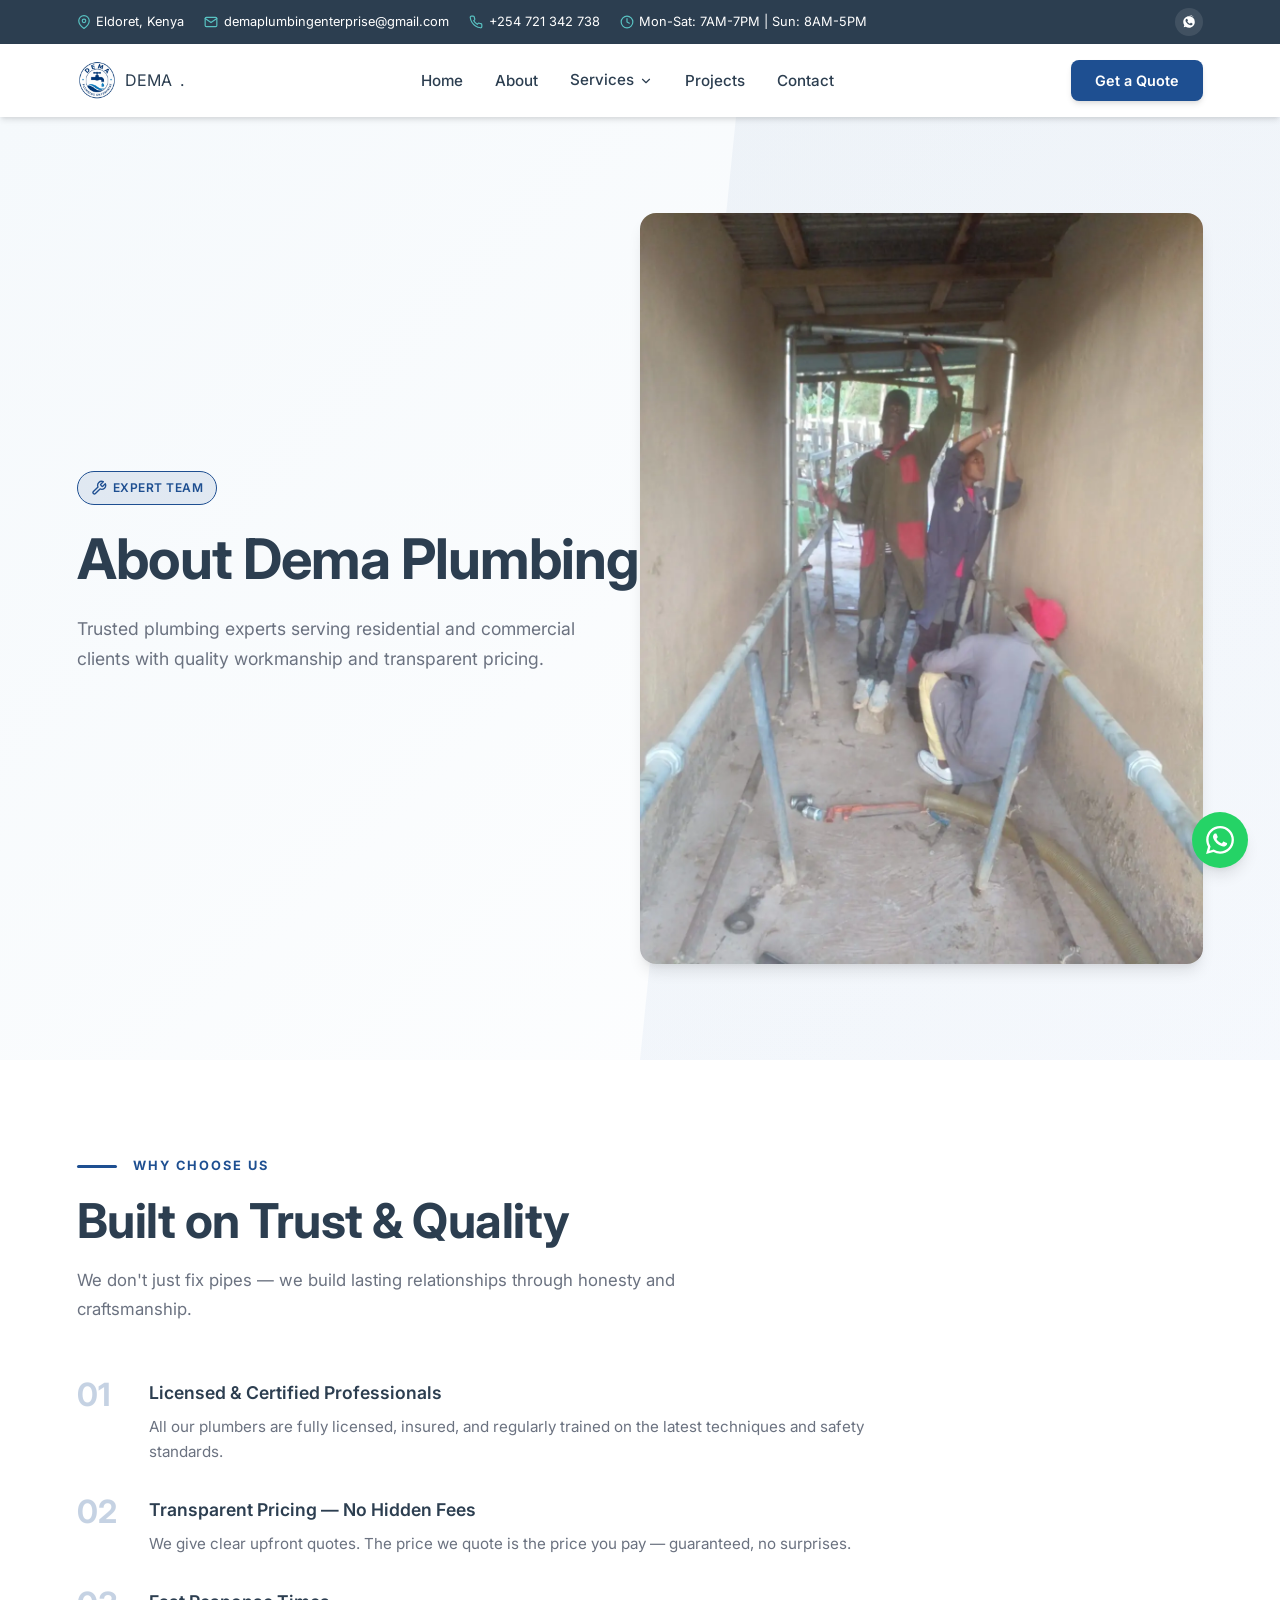
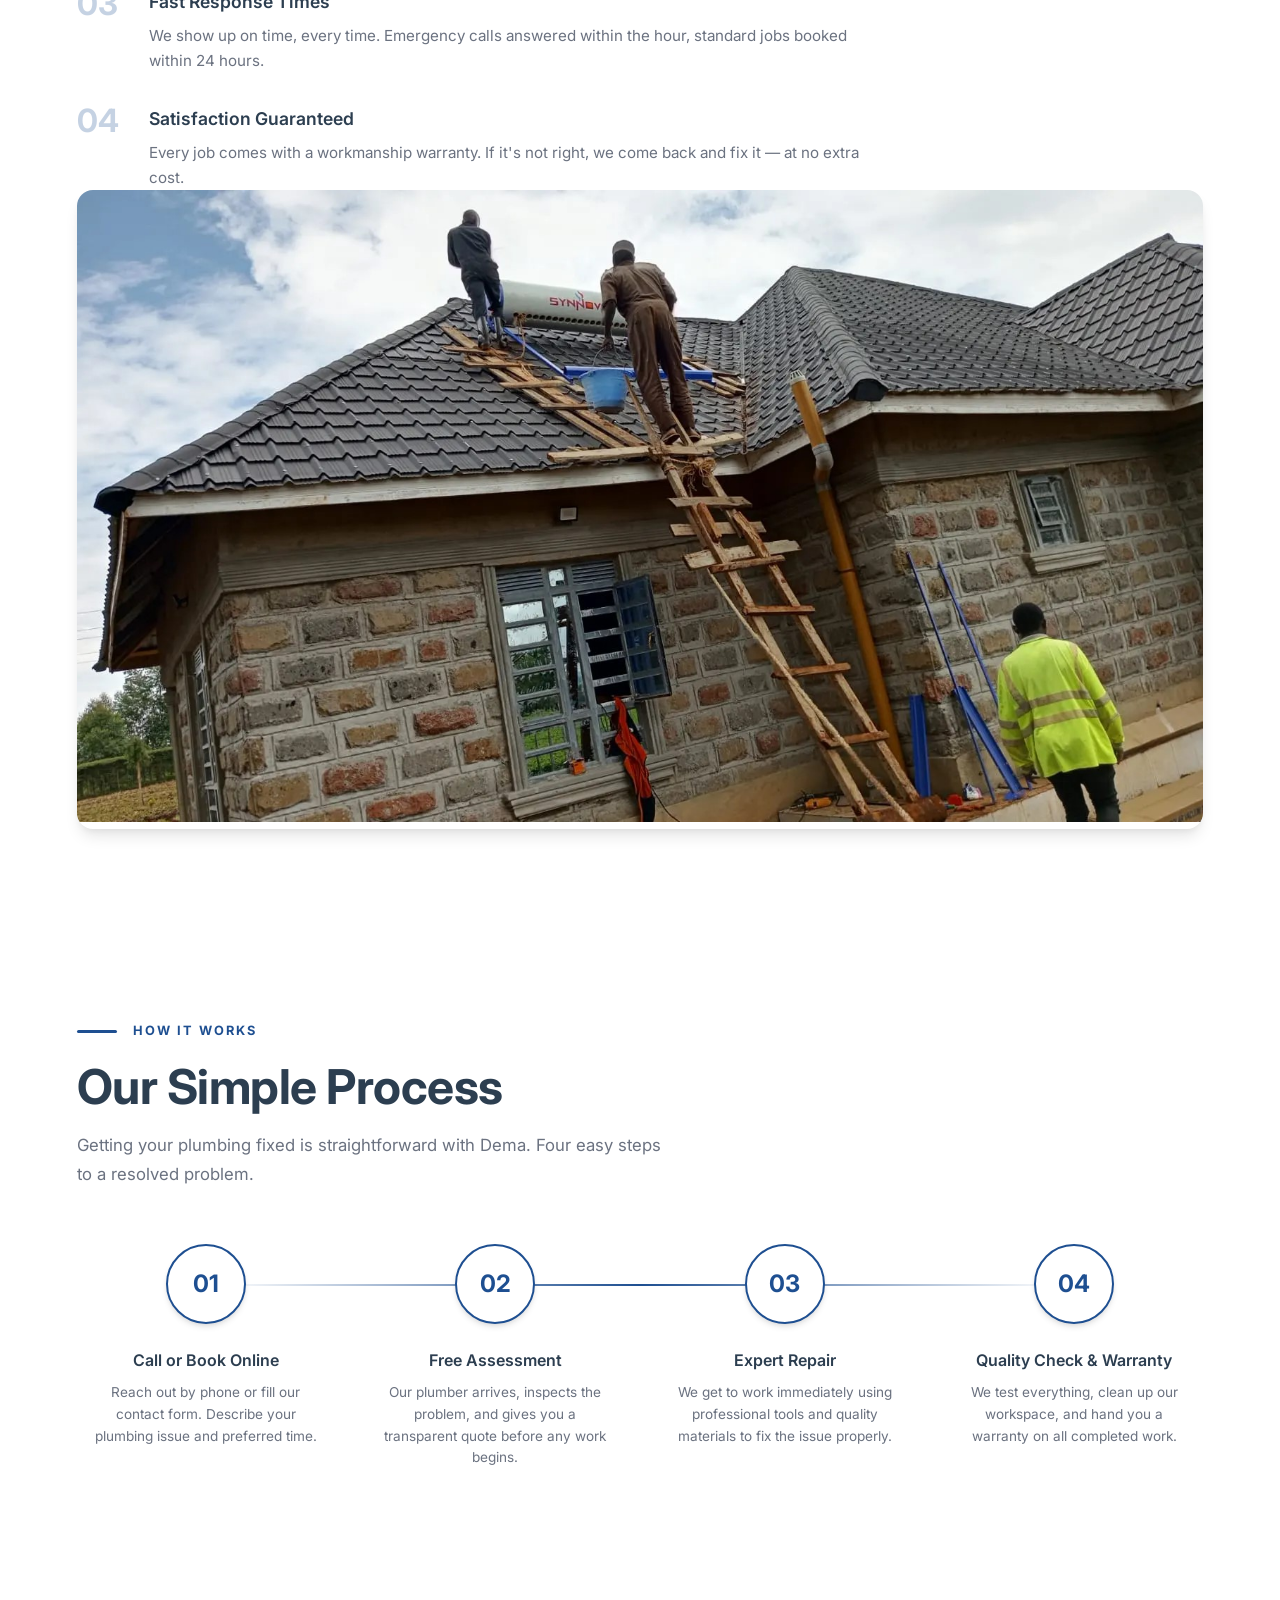
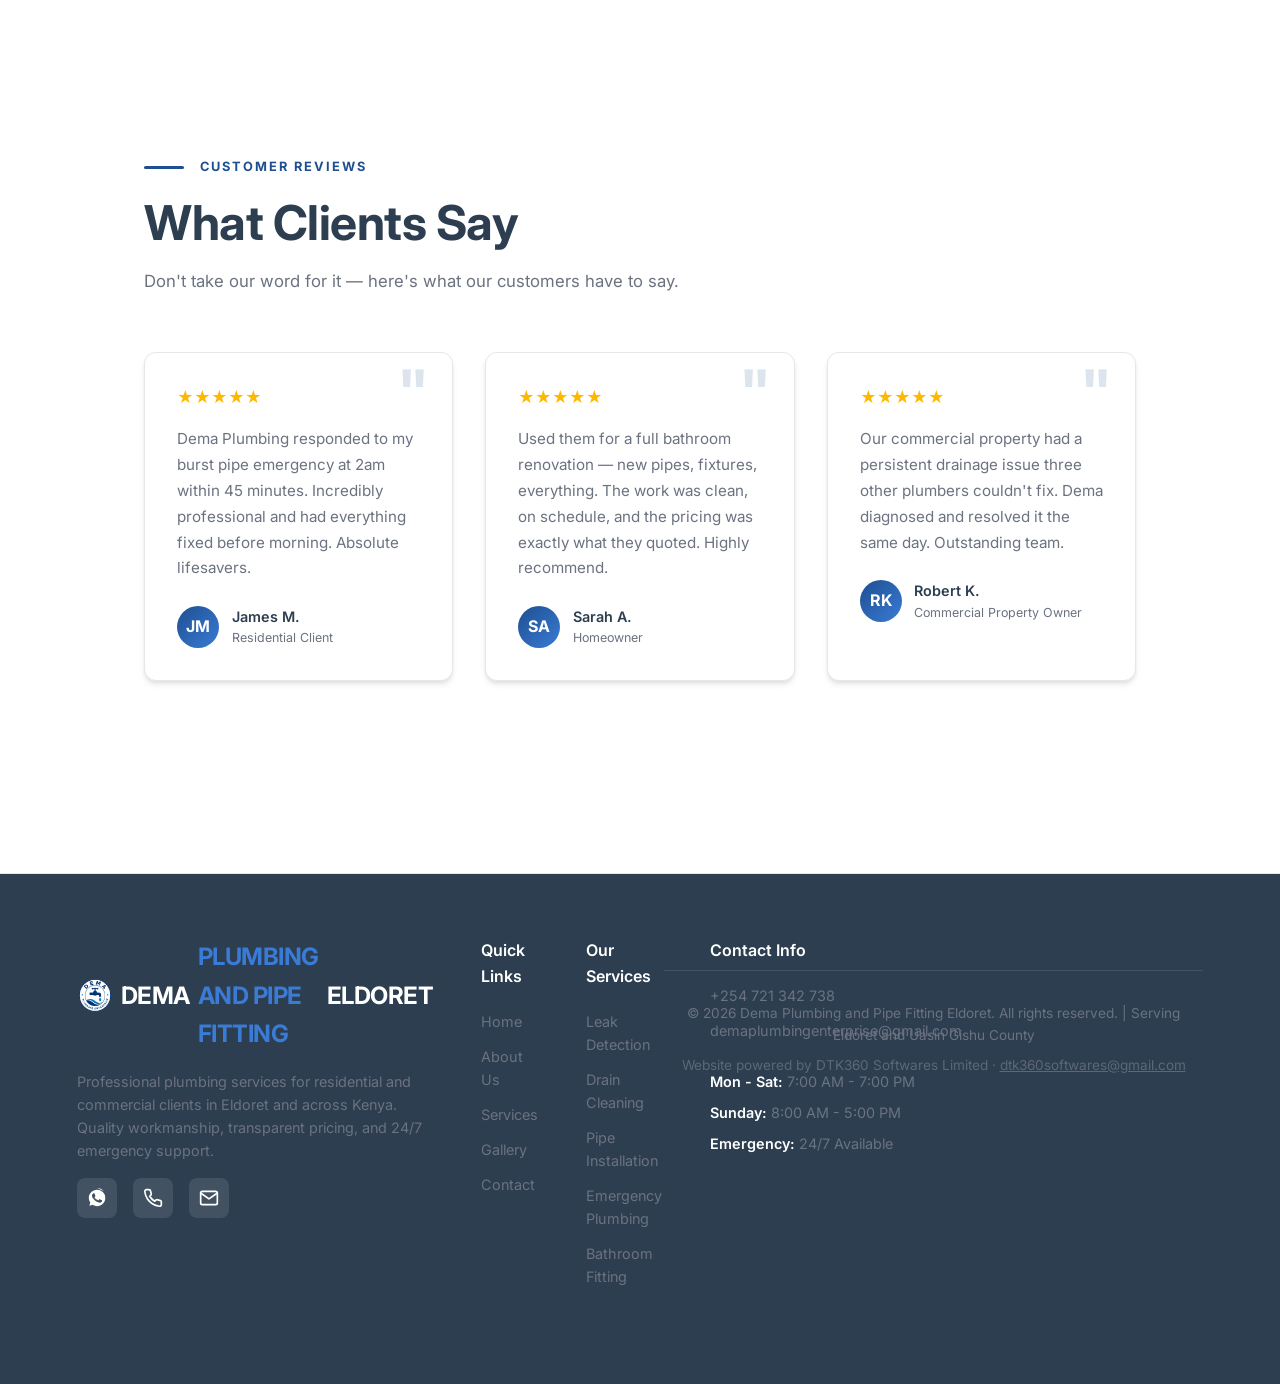
<file: about/index.html>
<!DOCTYPE html>
<html lang="en">
<head>
  <!-- Basic SEO -->
  <meta charset="UTF-8" />
  <meta name="viewport" content="width=device-width, initial-scale=1.0"/>
  <title>About Us - Dema Plumbing and Pipe Fitting Eldoret | Licensed Plumbing Experts</title>
  <meta name="description" content="Dema Plumbing and Pipe Fitting Eldoret and Pipe Fitting Eldoret is a licensed and certified plumbing service provider in Kenya. We offer leak detection, pipe installation, bathroom & kitchen fitting, water heater services, and 24/7 emergency plumbing with transparent pricing.">
  <meta name="keywords" content="plumbing, about us, licensed plumber, certified plumber, leak detection, pipe installation, bathroom fitting, water heater, emergency plumbing, Dema Plumbing">
  <link rel="canonical" href="https://www.demaplumbingeld.co.ke/about/index.html">
  
  <!-- Open Graph -->
  <meta property="og:title" content="About Us - Dema Plumbing"/>
  <meta property="og:description" content="Learn about Dema Plumbing - licensed, certified plumbers offering leak detection, pipe installation, and 24/7 emergency services in Kenya.">
  <meta property="og:image" content="https://www.demaplumbingeld.co.ke/images/hero1.jpg"/>
  <meta property="og:url" content="https://www.demaplumbingeld.co.ke/about/index.html"/>
  <meta property="og:type" content="website"/>
  
  <!-- Twitter Cards -->
  <meta name="twitter:card" content="summary_large_image">
  <meta name="twitter:title" content="About Us - Dema Plumbing"/>
  <meta name="twitter:description" content="Learn about Dema Plumbing - licensed, certified plumbers offering leak detection, pipe installation, and 24/7 emergency services in Kenya.">
  <meta name="twitter:image" content="https://www.demaplumbingeld.co.ke/images/hero1.jpg">
  
    <script type="application/ld+json">
  {
    "@context": "https://schema.org",
    "@type": "Plumber",
    "name": "Dema Plumbing and Pipe Fitting Eldoret",
    "image": "https://demaplumbingeld.co.ke/images/logo/logo.png",
    "url": "https://demaplumbingeld.co.ke/about/index.html",
    "telephone": "+254721342738",
    "email": "demaplumbingenterprise@gmail.com",
    "priceRange": "$$",
    "address": {
      "@type": "PostalAddress",
      "addressLocality": "Eldoret",
      "addressRegion": "Uasin Gishu",
      "addressCountry": "KE"
    },
    "openingHoursSpecification": [
      {
        "@type": "OpeningHoursSpecification",
        "dayOfWeek": ["Monday","Tuesday","Wednesday","Thursday","Friday","Saturday"],
        "opens": "07:00",
        "closes": "19:00"
      },
      {
        "@type": "OpeningHoursSpecification",
        "dayOfWeek": "Sunday",
        "opens": "08:00",
        "closes": "17:00"
      }
    ],
    "areaServed": ["Eldoret","Uasin Gishu","Kisumu","Kisii","Homa Bay","Migori","Siaya","Kapsabet","Nandi","Turbo"]
  }
  </script>
  
  <meta name="theme-color" content="#1E4F91">
  <!-- Preconnect & Preload -->
  <link rel="preconnect" href="https://fonts.googleapis.com">
  <link rel="preconnect" href="https://fonts.gstatic.com" crossorigin>
  <link rel="preload" href="https://fonts.googleapis.com/css2?family=Inter:wght@400;500;600;700&display=swap" as="style" onload="this.rel='stylesheet'">
  <noscript><link rel="stylesheet" href="https://fonts.googleapis.com/css2?family=Inter:wght@400;500;600;700&display=swap"></noscript>
  <link rel="manifest" href="../manifest.json">
  <link rel="icon" href="../images/icons/favicon.ico">
  <link rel="icon" href="../images/icons/favicon-32x32.png" sizes="32x32" type="image/png">
  <link rel="icon" href="../images/icons/favicon-16x16.png" sizes="16x16" type="image/png">
  <link rel="apple-touch-icon" href="../images/icons/apple-touch-icon.png">
  <!-- CSS -->
  <link rel="stylesheet" href="../css/styles.css" media="all">
</head>
<body>
  <a href="#main-content" class="skip-nav">Skip to main content</a>
  <!-- Top Bar -->
  <div class="top-bar">
    <div class="top-bar-left">
      <div class="top-bar-item">
        <svg viewBox="0 0 24 24" fill="none" stroke="currentColor" stroke-width="2" stroke-linecap="round" stroke-linejoin="round">
          <path d="M21 10c0 7-9 13-9 13s-9-6-9-13a9 9 0 0 1 18 0z"/>
          <circle cx="12" cy="10" r="3"/>
        </svg>
        <span>Eldoret, Kenya</span>
      </div>
      <div class="top-bar-item">
        <svg viewBox="0 0 24 24" fill="none" stroke="currentColor" stroke-width="2" stroke-linecap="round" stroke-linejoin="round">
          <path d="M4 4h16c1.1 0 2 .9 2 2v12c0 1.1-.9 2-2 2H4c-1.1 0-2-.9-2-2V6c0-1.1.9-2 2-2z"/>
          <polyline points="22,6 12,13 2,6"/>
        </svg>
        <span>demaplumbingenterprise@gmail.com</span>
      </div>
      <div class="top-bar-item">
        <svg viewBox="0 0 24 24" fill="none" stroke="currentColor" stroke-width="2" stroke-linecap="round" stroke-linejoin="round">
          <path d="M22 16.92v3a2 2 0 0 1-2.18 2 19.79 19.79 0 0 1-8.63-3.07 19.5 19.5 0 0 1-6-6 19.79 19.79 0 0 1-3.07-8.67A2 2 0 0 1 4.11 2h3a2 2 0 0 1 2 1.72 12.84 12.84 0 0 0 .7 2.81 2 2 0 0 1-.45 2.11L8.09 9.91a16 16 0 0 0 6 6l1.27-1.27a2 2 0 0 1 2.11-.45 12.84 12.84 0 0 0 2.81.7A2 2 0 0 1 22 16.92z"/>
        </svg>
        <span>+254 721 342 738</span>
      </div>
      <div class="top-bar-item">
        <svg viewBox="0 0 24 24" fill="none" stroke="currentColor" stroke-width="2" stroke-linecap="round" stroke-linejoin="round">
          <circle cx="12" cy="12" r="10"/>
          <polyline points="12 6 12 12 16 14"/>
        </svg>
        <span>Mon-Sat: 7AM-7PM | Sun: 8AM-5PM</span>
      </div>
    </div>
    <div class="top-bar-right">
      <div class="top-bar-social">
        <a href="https://wa.me/254721342738" target="_blank" aria-label="WhatsApp">
          <svg viewBox="0 0 24 24" fill="currentColor">
            <path d="M17.472 14.382c-.297-.149-1.758-.867-2.03-.967-.273-.099-.471-.148-.67.15-.197.297-.767.966-.94 1.164-.173.199-.347.223-.644.075-.297-.15-1.255-.463-2.39-1.475-.883-.788-1.48-1.761-1.653-2.059-.173-.297-.018-.458.13-.606.134-.133.298-.347.446-.52.149-.174.198-.298.298-.497.099-.198.05-.371-.025-.52-.075-.149-.669-1.612-.916-2.207-.242-.579-.487-.5-.669-.51-.173-.008-.371-.01-.57-.01-.198 0-.52.854-.792.372-.272.297-1.04 1.016-1.04 2.479 0 1.462 1.065 2.875 1.213 3.074.149.198 2.096 3.2 5.077 4.487.709.306 1.262.489 1.694.625.712.227 1.36.195 1.871.118.571-.085 1.758-.719 2.006-1.413.248-.694.248-1.289.173-1.413-.074-.124-.272-.198-.57-.347m-5.421 7.403h-.004a9.87 9.87 0 01-5.031-1.378l-.361-.214-3.741.982.998-3.648-.235-.374a9.86 9.86 0 01-1.51-5.26c.001-5.45 4.436-9.884 9.888-9.884 2.64 0 5.122 1.03 6.988 2.898a9.825 9.825 0 012.893 6.994c-.003 5.45-4.437 9.884-9.885 9.884m8.413-18.297A11.815 11.815 0 0012.05 0C5.495 0 .16 5.335.P157 11.892c0 2.096.547 4.142 1.588 5.945L.057 24l6.305-1.654a11.882 11.882 0 005.683 1.448h.005c6.554 0 11.89-5.335 11.893-11.893a11.821 11.821 0 00-3.48-8.413z"/>
          </svg>
        </a>
      </div>
    </div>
  </div>

  <!-- NAV -->
  <nav>
    <div class="logo">
      <img src="../images/logo/logo.png" alt="Dema Plumbing and Pipe Fitting Eldoret Logo" width="40" height="40">
      DEMA<span>.</span>
    </div>
    <ul class="nav-links">
      <li><a href="../">Home</a></li>
      <li><a href="../about/" class="active">About</a></li>
      <li class="nav-dropdown">
        <a href="../services/">
          Services
          <svg viewBox="0 0 24 24" fill="none" stroke="currentColor" stroke-width="2" stroke-linecap="round" stroke-linejoin="round">
            <polyline points="6 9 12 15 18 9"/>
          </svg>
        </a>
        <div class="dropdown-menu">
          <a href="../services/">All Services</a>
          <a href="../services/leak-detection/">Leak Detection</a>
          <a href="../services/drain-cleaning/">Drain Cleaning</a>
          <a href="../services/pipe-installation/">Pipe Installation</a>
          <a href="../services/emergency-plumbing/">Emergency Plumbing</a>
        </div>
      </li>
      <li><a href="../gallery/">Projects</a></li>
      <li><a href="../contact/">Contact</a></li>
    
      <li class="nav-mobile-cta"><button class="nav-cta" onclick="document.getElementById('contact').scrollIntoView({behavior:'smooth'})">Get a Quote</button></li>
    </ul>
    <button class="nav-cta" onclick="document.getElementById('contact').scrollIntoView({behavior:'smooth'})">Get a Quote</button>
  </nav>

  <!-- HERO -->
  <section class="hero" id="about">
    <div class="hero-text">
      <div class="hero-badge">
        <svg viewBox="0 0 24 24" fill="none" stroke="currentColor" stroke-width="2" stroke-linecap="round" stroke-linejoin="round">
          <path d="M14.7 6.3a1 1 0 0 0 0 1.4l1.6 1.6a1 1 0 0 0 1.4 0l3.77-3.77a6 6 0 0 1-7.94 7.94l-6.91 6.91a2.12 2.12 0 0 1-3-3l6.91-6.91a6 6 0 0 1 7.94-7.94l-3.76 3.76z"/>
        </svg>
        Expert Team
      </div>
      <h1>About Dema Plumbing</h1>
      <p>Trusted plumbing experts serving residential and commercial clients with quality workmanship and transparent pricing.</p>
    </div>
    <div class="hero-img">
      <img src="../images/team/dema-team-at-work.webp" alt="Dema Plumbing professional team" loading="lazy" style="width:100%; height:auto; display:block;">
    </div>
  </section>

  <!-- WHY US SECTION -->
  <section id="why">
    <div class="section-label"><span>Why Choose Us</span></div>
    <h2 class="section-title">Built on Trust & Quality</h2>
    <p class="section-sub">We don't just fix pipes — we build lasting relationships through honesty and craftsmanship.</p>
    
    <div class="why-list">
      <div class="why-item">
        <div class="why-num">01</div>
        <div>
          <h4>Licensed & Certified Professionals</h4>
          <p>All our plumbers are fully licensed, insured, and regularly trained on the latest techniques and safety standards.</p>
        </div>
      </div>
      <div class="why-item">
        <div class="why-num">02</div>
        <div>
          <h4>Transparent Pricing — No Hidden Fees</h4>
          <p>We give clear upfront quotes. The price we quote is the price you pay — guaranteed, no surprises.</p>
        </div>
      </div>
      <div class="why-item">
        <div class="why-num">03</div>
        <div>
          <h4>Fast Response Times</h4>
          <p>We show up on time, every time. Emergency calls answered within the hour, standard jobs booked within 24 hours.</p>
        </div>
      </div>
      <div class="why-item">
        <div class="why-num">04</div>
        <div>
          <h4>Satisfaction Guaranteed</h4>
          <p>Every job comes with a workmanship warranty. If it's not right, we come back and fix it — at no extra cost.</p>
        </div>
      </div>
    </div>
    <div class="about-image">
      <img src="../images/team/dema-team-1.jpg" alt="Dema Plumbing professional team at a project site" loading="lazy">
    </div>
  </section>

  <!-- PROCESS SECTION -->
  <section id="process">
    <div class="section-label"><span>How It Works</span></div>
    <h2 class="section-title">Our Simple Process</h2>
    <p class="section-sub">Getting your plumbing fixed is straightforward with Dema. Four easy steps to a resolved problem.</p>
    
    <div class="process-grid">
      <div class="process-step">
        <div class="step-circle"><span class="step-num">01</span></div>
        <h4>Call or Book Online</h4>
        <p>Reach out by phone or fill our contact form. Describe your plumbing issue and preferred time.</p>
      </div>
      <div class="process-step">
        <div class="step-circle"><span class="step-num">02</span></div>
        <h4>Free Assessment</h4>
        <p>Our plumber arrives, inspects the problem, and gives you a transparent quote before any work begins.</p>
      </div>
      <div class="process-step">
        <div class="step-circle"><span class="step-num">03</span></div>
        <h4>Expert Repair</h4>
        <p>We get to work immediately using professional tools and quality materials to fix the issue properly.</p>
      </div>
      <div class="process-step">
        <div class="step-circle"><span class="step-num">04</span></div>
        <h4>Quality Check & Warranty</h4>
        <p>We test everything, clean up our workspace, and hand you a warranty on all completed work.</p>
      </div>
    </div>
  </section>

  <!-- TESTIMONIALS SECTION -->
  <section class="testimonials-bg">
    <div style="padding: 6rem 6%;">
      <div class="section-label"><span>Customer Reviews</span></div>
      <h2 class="section-title">What Clients Say</h2>
      <p class="section-sub">Don't take our word for it — here's what our customers have to say.</p>
      
      <div class="testimonials-grid">
        <div class="testimonial">
          <div class="stars">★★★★★</div>
          <p>Dema Plumbing responded to my burst pipe emergency at 2am within 45 minutes. Incredibly professional and had everything fixed before morning. Absolute lifesavers.</p>
          <div class="testimonial-author">
            <div class="author-avatar">JM</div>
            <div>
              <div class="author-name">James M.</div>
              <div class="author-loc">Residential Client</div>
            </div>
          </div>
        </div>
        <div class="testimonial">
          <div class="stars">★★★★★</div>
          <p>Used them for a full bathroom renovation — new pipes, fixtures, everything. The work was clean, on schedule, and the pricing was exactly what they quoted. Highly recommend.</p>
          <div class="testimonial-author">
            <div class="author-avatar">SA</div>
            <div>
              <div class="author-name">Sarah A.</div>
              <div class="author-loc">Homeowner</div>
            </div>
          </div>
        </div>
        <div class="testimonial">
          <div class="stars">★★★★★</div>
          <p>Our commercial property had a persistent drainage issue three other plumbers couldn't fix. Dema diagnosed and resolved it the same day. Outstanding team.</p>
          <div class="testimonial-author">
            <div class="author-avatar">RK</div>
            <div>
              <div class="author-name">Robert K.</div>
              <div class="author-loc">Commercial Property Owner</div>
            </div>
          </div>
        </div>
      </div>
    </div>
  </section>

  <!-- WhatsApp FAB -->
  <a href="https://wa.me/254721342738" class="wa-float" target="_blank" aria-label="Chat on WhatsApp">
    <svg viewBox="0 0 24 24" fill="currentColor">
      <path d="M17.472 14.382c-.297-.149-1.758-.867-2.03-.967-.273-.099-.471-.148-.67.15-.197.297-.767.966-.94 1.164-.173.199-.347.223-.644.075-.297-.15-1.255-.463-2.39-1.475-.883-.788-1.48-1.761-1.653-2.059-.173-.297-.018-.458.13-.606.134-.133.298-.347.446-.52.149-.174.198-.298.298-.497.099-.198.05-.371-.025-.52-.075-.149-.669-1.612-.916-2.207-.242-.579-.487-.5-.669-.51-.173-.008-.371-.01-.57-.01-.198 0-.52.074-.792.372-.272.297-1.04 1.016-1.04 2.479 0 1.462 1.065 2.875 1.213 3.074.149.198 2.096 3.2 5.077 4.487.709.306 1.262.489 1.694.625.712.227 1.36.195 1.871.118.571-.085 1.758-.719 2.006-1.413.248-.694.248-1.289.173-1.413-.074-.124-.272-.198-.57-.347m-5.421 7.403h-.004a9.87 9.87 0 01-5.031-1.378l-.361-.214-3.741.982.998-3.648-.235-.374a9.86 9.86 0 01-1.51-5.26c.001-5.45 4.436-9.884 9.888-9.884 2.64 0 5.122 1.03 6.988 2.898a9.825 9.825 0 012.893 6.994c-.003 5.45-4.437 9.884-9.885 9.884m8.413-18.297A11.815 11.815 0 0012.05 0C5.495 0 .16 5.335.157 11.892c0 2.096.547 4.142 1.588 5.945L.057 24l6.305-1.654a11.882 11.882 0 005.683 1.448h.005c6.554 0 11.89-5.335 11.893-11.893a11.821 11.821 0 00-3.48-8.413z"/>
    </svg>
  </a>

  <!-- FOOTER -->
  <footer>
    <div class="footer-grid">
      <div>
        <div class="footer-logo">
          <img src="../images/logo/logo.png" alt="Dema Plumbing and Pipe Fitting Eldoret Logo" width="36" height="36">
          DEMA <span>PLUMBING AND PIPE FITTING</span> ELDORET
        </div>
        <div class="footer-copy">Professional plumbing services for residential and commercial clients in Eldoret and across Kenya. Quality workmanship, transparent pricing, and 24/7 emergency support.</div>
        <div class="footer-social">
          <a href="https://wa.me/254721342738" target="_blank" aria-label="WhatsApp">
            <svg viewBox="0 0 24 24" fill="currentColor">
              <path d="M17.472 14.382c-.297-.149-1.758-.867-2.03-.967-.273-.099-.471-.148-.67.15-.197.297-.767.966-.94 1.164-.173.199-.347.223-.644.075-.297-.15-1.255-.463-2.39-1.475-.883-.788-1.48-1.761-1.653-2.059-.173-.297-.018-.458.13-.606.134-.133.298-.347.446-.52.149-.174.198-.298.298-.497.099-.198.05-.371-.025-.52-.075-.149-.669-1.612-.916-2.207-.242-.579-.487-.5-.669-.51-.173-.008-.371-.01-.57-.01-.198 0-.52.074-.792.372-.272.297-1.04 1.016-1.04 2.479 0 1.462 1.065 2.875 1.213 3.074.149.198 2.096 3.2 5.077 4.487.709.306 1.262.489 1.694.625.712.227 1.36.195 1.871.118.571-.085 1.758-.719 2.006-1.413.248-.694.248-1.289.173-1.413-.074-.124-.272-.198-.57-.347m-5.421 7.403h-.004a9.87 9.87 0 01-5.031-1.378l-.361-.214-3.741.982.998-3.648-.235-.374a9.86 9.86 0 01-1.51-5.26c.001-5.45 4.436-9.884 9.888-9.884 2.64 0 5.122 1.03 6.988 2.898a9.825 9.825 0 012.893 6.994c-.003 5.45-4.437 9.884-9.885 9.884m8.413-18.297A11.815 11.815 0 0012.05 0C5.495 0 .16 5.335.P157 11.892c0 2.096.547 4.142 1.588 5.945L.057 24l6.305-1.654a11.882 11.882 0 005.683 1.448h.005c6.554 0 11.89-5.335 11.893-11.893a11.821 11.821 0 00-3.48-8.413z"/>
            </svg>
          </a>
          <a href="tel:+254721342738" aria-label="Call Us">
            <svg viewBox="0 0 24 24" fill="none" stroke="currentColor" stroke-width="2" stroke-linecap="round" stroke-linejoin="round">
              <path d="M22 16.92v3a2 2 0 0 1-2.18 2 19.79 19.79 0 0 1-8.63-3.07 19.5 19.5 0 0 1-6-6 19.79 19.79 0 0 1-3.07-8.67A2 2 0 0 1 4.11 2h3a2 2 0 0 1 2 1.72 12.84 12.84 0 0 0 .7 2.81 2 2 0 0 1-.45 2.11L8.09 9.91a16 16 0 0 0 6 6l1.27-1.27a2 2 0 0 1 2.11-.45 12.84 12.84 0 0 0 2.81.7A2 2 0 0 1 22 16.92z"/>
            </svg>
          </a>
          <a href="mailto:demaplumbingenterprise@gmail.com" aria-label="Email Us">
            <svg viewBox="0 0 24 24" fill="none" stroke="currentColor" stroke-width="2" stroke-linecap="round" stroke-linejoin="round">
              <path d="M4 4h16c1.1 0 2 .9 2 2v12c0 1.1-.9 2-2 2H4c-1.1 0-2-.9-2-2V6c0-1.1.9-2 2-2z"/>
              <polyline points="22,6 12,13 2,6"/>
            </svg>
          </a>
        </div>
      </div>
      <div class="footer-links">
        <h4>Quick Links</h4>
        <a href="../">Home</a>
        <a href="../about/">About Us</a>
        <a href="../services/">Services</a>
        <a href="../gallery/">Gallery</a>
        <a href="../contact/">Contact</a>
      </div>
      <div class="footer-links">
        <h4>Our Services</h4>
        <a href="../services/leak-detection/">Leak Detection</a>
        <a href="../services/drain-cleaning/">Drain Cleaning</a>
        <a href="../services/pipe-installation/">Pipe Installation</a>
        <a href="../services/emergency-plumbing/">Emergency Plumbing</a>
        <a href="../services/bathroom-kitchen-fitting/">Bathroom Fitting</a>
      </div>
      <div class="footer-links">
        <h4>Contact Info</h4>
        <a href="tel:+254721342738">+254 721 342 738</a>
        <a href="mailto:demaplumbingenterprise@gmail.com">demaplumbingenterprise@gmail.com</a>
        <div class="footer-working-hours">
          <p><strong>Mon - Sat:</strong> 7:00 AM - 7:00 PM</p>
          <p><strong>Sunday:</strong> 8:00 AM - 5:00 PM</p>
          <p><strong>Emergency:</strong> 24/7 Available</p>
        </div>
      </div>
    </div>
    <div class="footer-bottom">
      <p>© 2026 Dema Plumbing and Pipe Fitting Eldoret. All rights reserved. | Serving Eldoret and Uasin Gishu County</p>
      <p class="footer-credit">Website powered by DTK360 Softwares Limited &middot; <a href="mailto:dtk360softwares@gmail.com">dtk360softwares@gmail.com</a></p>
    </div>
  </footer>

  <script src="../js/main.js" defer></script>
</body>
</html>
</file>
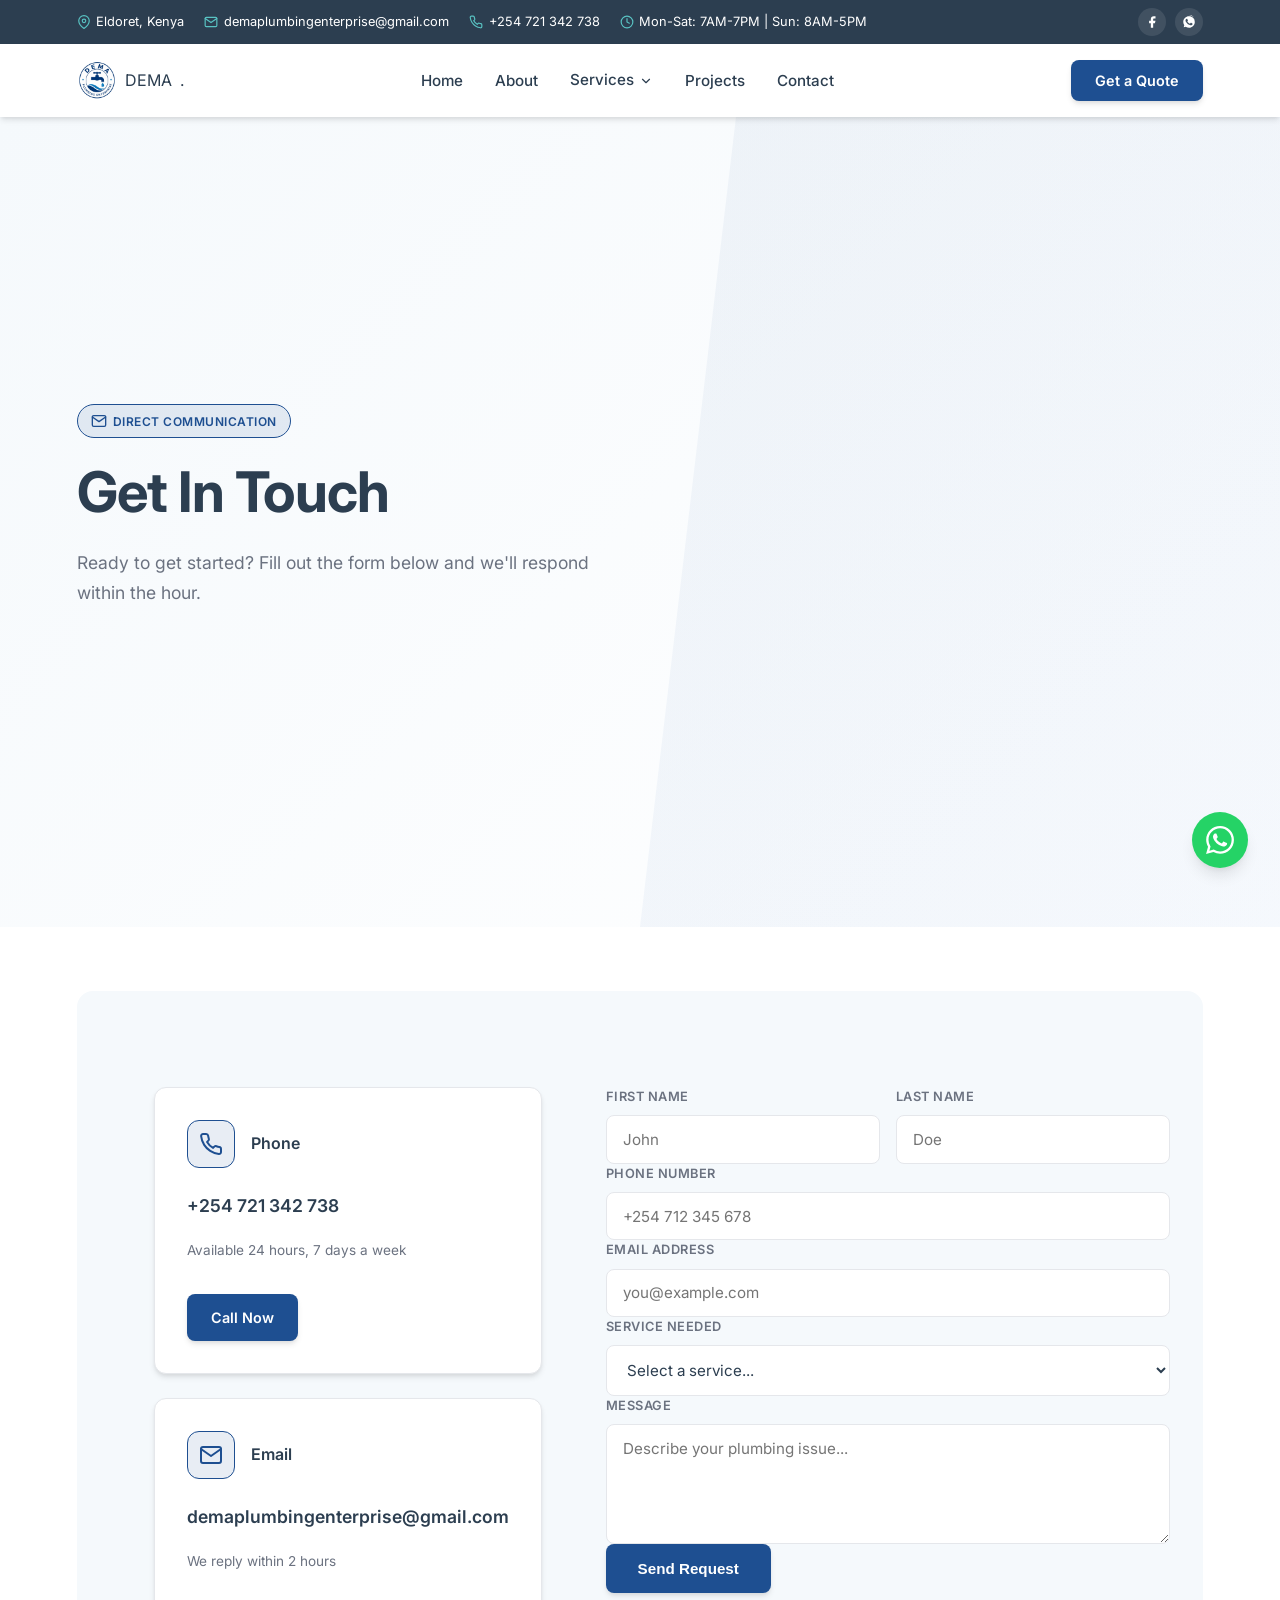
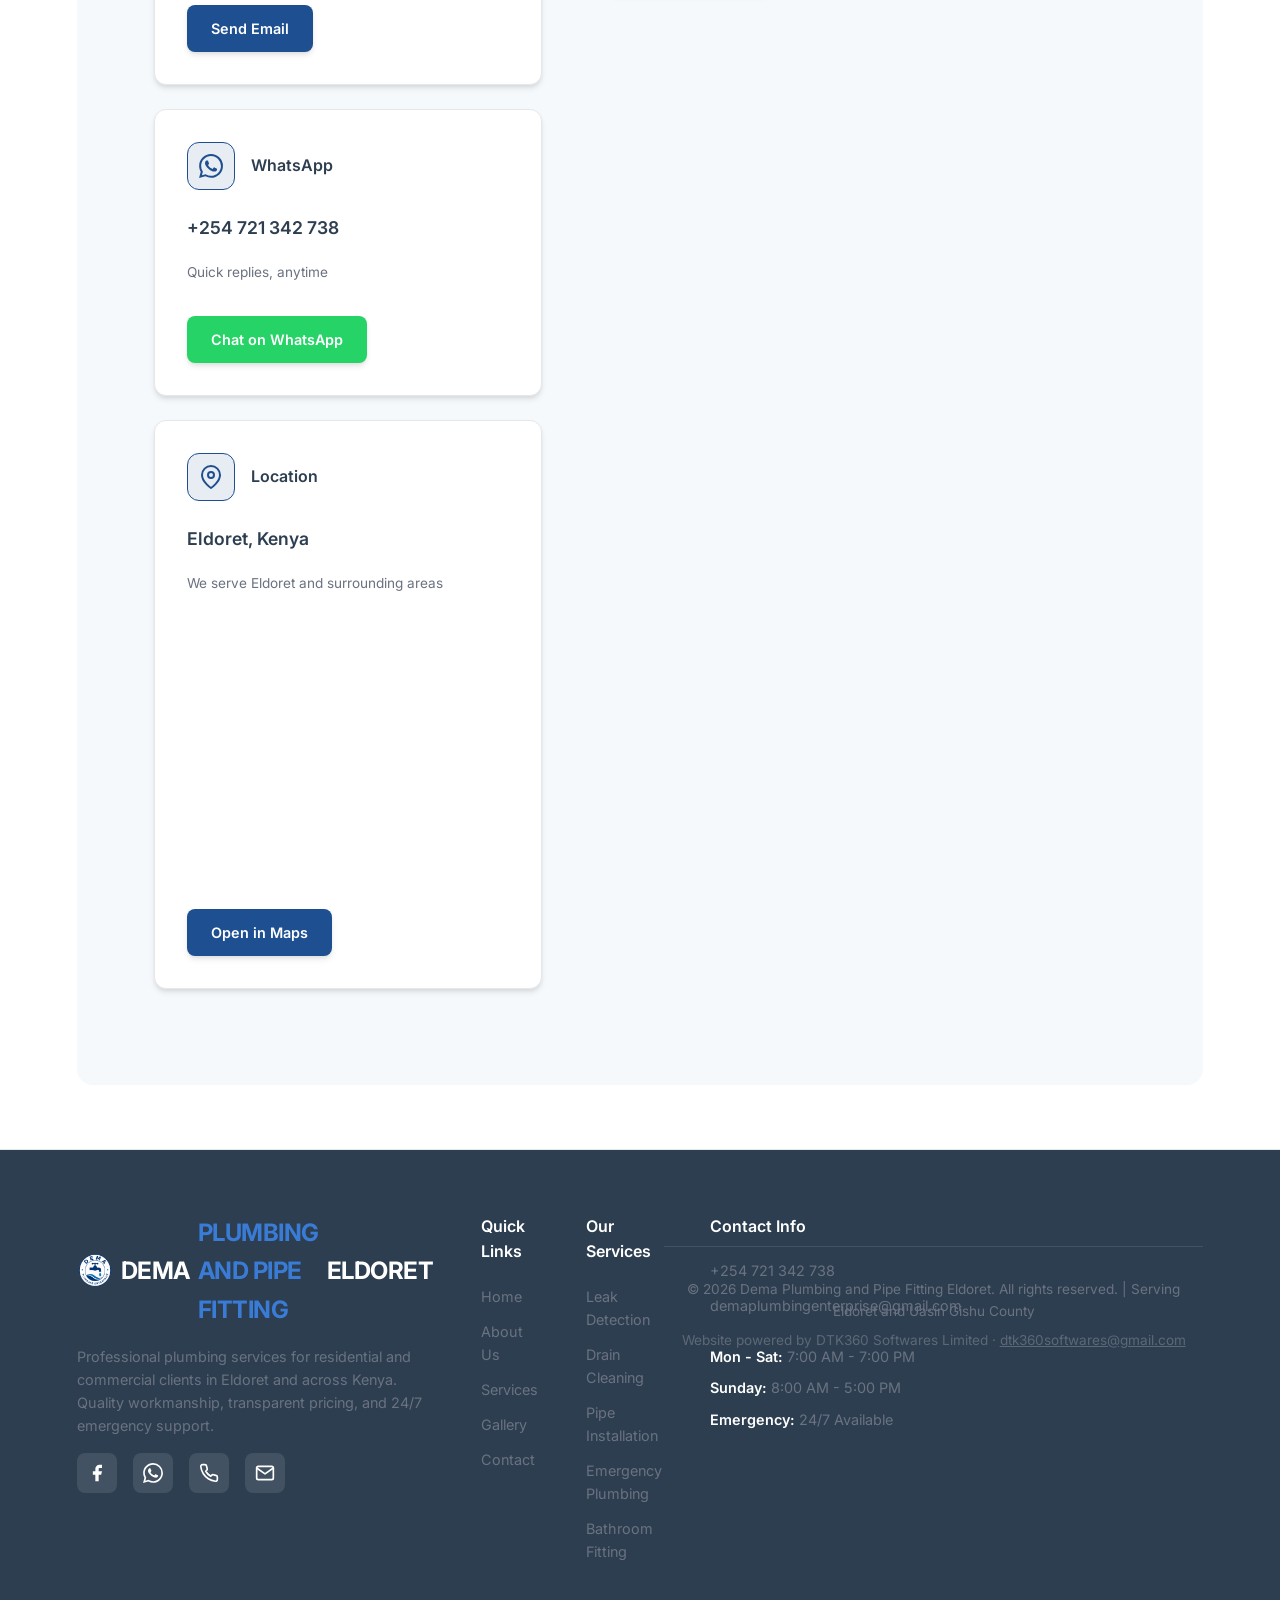
<file: contact/index.html>
<!DOCTYPE html>
<html lang="en">
<head>
  <meta charset="UTF-8" />
  <meta name="viewport" content="width=device-width, initial-scale=1.0"/>
  <title>Contact Us - Dema Plumbing and Pipe Fitting Eldoret | Get a Free Quote</title>
  <meta name="description" content="Contact Dema Plumbing and Pipe Fitting Eldoret and Pipe Fitting Eldoret for professional plumbing services in Kenya. Call +254 721 342 738 or email demaplumbingenterprise@gmail.com for leak detection, drain cleaning, pipe installation, and 24/7 emergency plumbing.">
  <meta name="keywords" content="contact plumber, plumbing quote, emergency plumbing contact, Eldoret plumber, Kenya plumbing services, Dema Plumbing contact">
  <link rel="canonical" href="https://demaplumbingeld.co.ke/contact/index.html">
  
  <!-- Open Graph -->
  <meta property="og:title" content="Contact Us - Dema Plumbing"/>
  <meta property="og:description" content="Get a free quote from Dema Plumbing. Professional plumbing services in Kenya. Call us 24/7 for emergency plumbing needs."/>
  <meta property="og:image" content="https://demaplumbingeld.co.ke/images/hero1.jpg"/>
  <meta property="og:url" content="https://demaplumbingeld.co.ke/contact/index.html"/>
  <meta property="og:type" content="website"/>
  
  <!-- Twitter Cards -->
  <meta name="twitter:card" content="summary_large_image">
  <meta name="twitter:title" content="Contact Us - Dema Plumbing">
  <meta name="twitter:description" content="Get a free quote from Dema Plumbing. Professional plumbing services in Kenya. Call us 24/7 for emergency plumbing needs.">
  <meta name="twitter:image" content="https://demaplumbingeld.co.ke/images/hero1.jpg">
  
  <!-- Structured Data (Local Business JSON-LD) -->
    <script type="application/ld+json">
  {
    "@context": "https://schema.org",
    "@type": "Plumber",
    "name": "Dema Plumbing and Pipe Fitting Eldoret",
    "image": "https://demaplumbingeld.co.ke/images/logo/logo.png",
    "url": "https://demaplumbingeld.co.ke/contact/index.html",
    "telephone": "+254721342738",
    "email": "demaplumbingenterprise@gmail.com",
    "priceRange": "$$",
    "address": {
      "@type": "PostalAddress",
      "addressLocality": "Eldoret",
      "addressRegion": "Uasin Gishu",
      "addressCountry": "KE"
    },
    "openingHoursSpecification": [
      {
        "@type": "OpeningHoursSpecification",
        "dayOfWeek": ["Monday","Tuesday","Wednesday","Thursday","Friday","Saturday"],
        "opens": "07:00",
        "closes": "19:00"
      },
      {
        "@type": "OpeningHoursSpecification",
        "dayOfWeek": "Sunday",
        "opens": "08:00",
        "closes": "17:00"
      }
    ],
    "areaServed": ["Eldoret","Uasin Gishu","Kisumu","Kisii","Homa Bay","Migori","Siaya","Kapsabet","Nandi","Turbo"]
  }
  </script>
  
  <!-- Theme color -->
  <meta name="theme-color" content="#1E4F91">

  <!-- Preconnect & Preload -->
  <link rel="preconnect" href="https://fonts.googleapis.com">
  <link rel="preconnect" href="https://fonts.gstatic.com" crossorigin>
  <link rel="preload" href="https://fonts.googleapis.com/css2?family=Inter:wght@400;500;600;700&display=swap" as="style" onload="this.rel='stylesheet'">
  <noscript><link rel="stylesheet" href="https://fonts.googleapis.com/css2?family=Inter:wght@400;500;600;700&display=swap"></noscript>
  <link rel="manifest" href="/manifest.json">
  <link rel="icon" href="../images/icons/favicon.ico">
  <link rel="icon" href="../images/icons/favicon-32x32.png" sizes="32x32" type="image/png">
  <link rel="icon" href="../images/icons/favicon-16x16.png" sizes="16x16" type="image/png">
  <link rel="apple-touch-icon" href="../images/icons/apple-touch-icon.png">
  <link rel="stylesheet" href="/css/styles.css"/>
</head>
<body>
  <!-- Skip navigation -->
  <a href="#main-content" class="skip-nav">Skip to main content</a>
  <div class="top-bar">
    <div class="top-bar-left">
      <div class="top-bar-item">
        <svg viewBox="0 0 24 24" fill="none" stroke="currentColor" stroke-width="2" stroke-linecap="round" stroke-linejoin="round">
          <path d="M21 10c0 7-9 13-9 13s-9-6-9-13a9 9 0 0 1 18 0z"/>
          <circle cx="12" cy="10" r="3"/>
        </svg>
        <span>Eldoret, Kenya</span>
      </div>
      <div class="top-bar-item">
        <svg viewBox="0 0 24 24" fill="none" stroke="currentColor" stroke-width="2" stroke-linecap="round" stroke-linejoin="round">
          <path d="M4 4h16c1.1 0 2 .9 2 2v12c0 1.1-.9 2-2 2H4c-1.1 0-2-.9-2-2V6c0-1.1.9-2 2-2z"/>
          <polyline points="22,6 12,13 2,6"/>
        </svg>
        <span>demaplumbingenterprise@gmail.com</span>
      </div>
      <div class="top-bar-item">
        <svg viewBox="0 0 24 24" fill="none" stroke="currentColor" stroke-width="2" stroke-linecap="round" stroke-linejoin="round">
          <path d="M22 16.92v3a2 2 0 0 1-2.18 2 19.79 19.79 0 0 1-8.63-3.07 19.5 19.5 0 0 1-6-6 19.79 19.79 0 0 1-3.07-8.67A2 2 0 0 1 4.11 2h3a2 2 0 0 1 2 1.72 12.84 12.84 0 0 0 .7 2.81 2 2 0 0 1-.45 2.11L8.09 9.91a16 16 0 0 0 6 6l1.27-1.27a2 2 0 0 1 2.11-.45 12.84 12.84 0 0 0 2.81.7A2 2 0 0 1 22 16.92z"/>
        </svg>
        <span>+254 721 342 738</span>
      </div>
      <div class="top-bar-item">
        <svg viewBox="0 0 24 24" fill="none" stroke="currentColor" stroke-width="2" stroke-linecap="round" stroke-linejoin="round">
          <circle cx="12" cy="12" r="10"/>
          <polyline points="12 6 12 12 16 14"/>
        </svg>
        <span>Mon-Sat: 7AM-7PM | Sun: 8AM-5PM</span>
      </div>
    </div>
    <div class="top-bar-right">
      <div class="top-bar-social">
        <a href="https://facebook.com/demaplumbing" target="_blank" aria-label="Facebook">
          <svg viewBox="0 0 24 24" fill="currentColor">
            <path d="M18 2h-3a5 5 0 0 0-5 5v3H7v4h3v8h4v-8h3l1-4h-4V7a1 1 0 0 1 1-1h3z"/>
          </svg>
        </a>
        <a href="https://wa.me/254721342738" target="_blank" aria-label="WhatsApp">
          <svg viewBox="0 0 24 24" fill="currentColor">
            <path d="M17.472 14.382c-.297-.149-1.758-.867-2.03-.967-.273-.099-.471-.148-.67.15-.197.297-.767.966-.94 1.164-.173.199-.347.223-.644.075-.297-.15-1.255-.463-2.39-1.475-.883-.788-1.48-1.761-1.653-2.059-.173-.297-.018-.458.13-.606.134-.133.298-.347.446-.52.149-.174.198-.298.298-.497.099-.198.05-.371-.025-.52-.075-.149-.669-1.612-.916-2.207-.242-.579-.487-.5-.669-.51-.173-.008-.371-.01-.57-.01-.198 0-.52.854-.792.372-.272.297-1.04 1.016-1.04 2.479 0 1.462 1.065 2.875 1.213 3.074.149.198 2.096 3.2 5.077 4.487.709.306 1.262.489 1.694.625.712.227 1.36.195 1.871.118.571-.085 1.758-.719 2.006-1.413.248-.694.248-1.289.173-1.413-.074-.124-.272-.198-.57-.347m-5.421 7.403h-.004a9.87 9.87 0 01-5.031-1.378l-.361-.214-3.741.982.998-3.648-.235-.374a9.86 9.86 0 01-1.51-5.26c.001-5.45 4.436-9.884 9.888-9.884 2.64 0 5.122 1.03 6.988 2.898a9.825 9.825 0 012.893 6.994c-.003 5.45-4.437 9.884-9.885 9.884m8.413-18.297A11.815 11.815 0 0012.05 0C5.495 0 .16 5.335.P157 11.892c0 2.096.547 4.142 1.588 5.945L.057 24l6.305-1.654a11.882 11.882 0 005.683 1.448h.005c6.554 0 11.89-5.335 11.893-11.893a11.821 11.821 0 00-3.48-8.413z"/>
          </svg>
        </a>
      </div>
    </div>
  </div>

  <!-- NAV -->
  <nav>
    <div class="logo">
      <img src="../images/logo/logo.png" alt="Dema Plumbing and Pipe Fitting Eldoret Logo" width="40" height="40">
      DEMA<span>.</span>
    </div>
    <ul class="nav-links">
      <li><a href="../">Home</a></li>
      <li><a href="../about/">About</a></li>
      <li class="nav-dropdown">
        <a href="../services/">
          Services
          <svg viewBox="0 0 24 24" fill="none" stroke="currentColor" stroke-width="2" stroke-linecap="round" stroke-linejoin="round">
            <polyline points="6 9 12 15 18 9"/>
          </svg>
        </a>
        <div class="dropdown-menu">
          <a href="../services/">All Services</a>
          <a href="../services/leak-detection/">Leak Detection</a>
          <a href="../services/drain-cleaning/">Drain Cleaning</a>
          <a href="../services/pipe-installation/">Pipe Installation</a>
          <a href="../services/emergency-plumbing/">Emergency Plumbing</a>
        </div>
      </li>
      <li><a href="../gallery/">Projects</a></li>
      <li><a href="../contact/" class="active">Contact</a></li>
    </ul>
    <button class="nav-cta" onclick="document.getElementById('contact-section').scrollIntoView({behavior:'smooth'})">Get a Quote</button>
  </nav>

  <!-- HERO -->
  <main id="main-content">
  <section class="hero" id="contact">
    <div class="hero-text">
      <div class="hero-badge">
        <svg viewBox="0 0 24 24" fill="none" stroke="currentColor" stroke-width="2" stroke-linecap="round" stroke-linejoin="round">
          <path d="M4 4h16c1.1 0 2 .9 2 2v12c0 1.1-.9 2-2 2H4c-1.1 0-2-.9-2-2V6c0-1.1.9-2 2-2z"/>
          <polyline points="22,6 12,13 2,6"/>
        </svg>
        Direct Communication
      </div>
      <h1>Get In Touch</h1>
      <p>Ready to get started? Fill out the form below and we'll respond within the hour.</p>
    </div>
  </section>

  <!-- CONTACT GRID -->
  <section id="contact-section" class="contact-grid">
    <div class="contact-info">
      <div class="contact-card">
        <div class="contact-card-header">
          <div class="contact-icon">
            <svg viewBox="0 0 24 24" fill="none" stroke="currentColor" stroke-width="2" stroke-linecap="round" stroke-linejoin="round">
              <path d="M22 16.92v3a2 2 0 0 1-2.18 2 19.79 19.79 0 0 1-8.63-3.07 19.5 19.5 0 0 1-6-6 19.79 19.79 0 0 1-3.07-8.67A2 2 0 0 1 4.11 2h3a2 2 0 0 1 2 1.72 12.84 12.84 0 0 0 .7 2.81 2 2 0 0 1-.45 2.11L8.09 9.91a16 16 0 0 0 6 6l1.27-1.27a2 2 0 0 1 2.11-.45 12.84 12.84 0 0 0 2.81.7A2 2 0 0 1 22 16.92z"/>
            </svg>
          </div>
          <h4>Phone</h4>
        </div>
        <div class="contact-value">+254 721 342 738</div>
        <div class="contact-sub">Available 24 hours, 7 days a week</div>
        <a href="tel:+254721342738" class="contact-card-btn">Call Now</a>
      </div>

      <div class="contact-card">
        <div class="contact-card-header">
          <div class="contact-icon">
            <svg viewBox="0 0 24 24" fill="none" stroke="currentColor" stroke-width="2" stroke-linecap="round" stroke-linejoin="round">
              <path d="M4 4h16c1.1 0 2 .9 2 2v12c0 1.1-.9 2-2 2H4c-1.1 0-2-.9-2-2V6c0-1.1.9-2 2-2z"/>
              <polyline points="22,6 12,13 2,6"/>
            </svg>
          </div>
          <h4>Email</h4>
        </div>
        <div class="contact-value">demaplumbingenterprise@gmail.com</div>
        <div class="contact-sub">We reply within 2 hours</div>
        <a href="mailto:demaplumbingenterprise@gmail.com" class="contact-card-btn">Send Email</a>
      </div>

      <div class="contact-card">
        <div class="contact-card-header">
          <div class="contact-icon">
            <svg viewBox="0 0 24 24" fill="currentColor">
              <path d="M17.472 14.382c-.297-.149-1.758-.867-2.03-.967-.273-.099-.471-.148-.67.15-.197.297-.767.966-.94 1.164-.173.199-.347.223-.644.075-.297-.15-1.255-.463-2.39-1.475-.883-.788-1.48-1.761-1.653-2.059-.173-.297-.018-.458.13-.606.134-.133.298-.347.446-.52.149-.174.198-.298.298-.497.099-.198.05-.371-.025-.52-.075-.149-.669-1.612-.916-2.207-.242-.579-.487-.5-.669-.51-.173-.008-.371-.01-.57-.01-.198 0-.52.074-.792.372-.272.297-1.04 1.016-1.04 2.479 0 1.462 1.065 2.875 1.213 3.074.149.198 2.096 3.2 5.077 4.487.709.306 1.262.489 1.694.625.712.227 1.36.195 1.871.118.571-.085 1.758-.719 2.006-1.413.248-.694.248-1.289.173-1.413-.074-.124-.272-.198-.57-.347m-5.421 7.403h-.004a9.87 9.87 0 01-5.031-1.378l-.361-.214-3.741.982.998-3.648-.235-.374a9.86 9.86 0 01-1.51-5.26c.001-5.45 4.436-9.884 9.888-9.884 2.64 0 5.122 1.03 6.988 2.898a9.825 9.825 0 012.893 6.994c-.003 5.45-4.437 9.884-9.885 9.884m8.413-18.297A11.815 11.815 0 0012.05 0C5.495 0 .16 5.335.157 11.892c0 2.096.547 4.142 1.588 5.945L.057 24l6.305-1.654a11.882 11.882 0 005.683 1.448h.005c6.554 0 11.89-5.335 11.893-11.893a11.821 11.821 0 00-3.48-8.413z"/>
            </svg>
          </div>
          <h4>WhatsApp</h4>
        </div>
        <div class="contact-value">+254 721 342 738</div>
        <div class="contact-sub">Quick replies, anytime</div>
        <a href="https://wa.me/254721342738" target="_blank" class="contact-card-btn whatsapp">Chat on WhatsApp</a>
      </div>

      <div class="contact-card">
        <div class="contact-card-header">
          <div class="contact-icon">
            <svg viewBox="0 0 24 24" fill="none" stroke="currentColor" stroke-width="2" stroke-linecap="round" stroke-linejoin="round">
              <path d="M21 10c0 7-9 13-9 13s-9-6-9-13a9 9 0 0 1 18 0z"/>
              <circle cx="12" cy="10" r="3"/>
            </svg>
          </div>
          <h4>Location</h4>
        </div>
        <div class="contact-value">Eldoret, Kenya</div>
        <div class="contact-sub">We serve Eldoret and surrounding areas</div>
        <div class="google-maps">
          <iframe src="https://www.google.com/maps/embed?q=Eldoret,+Kenya&z=12&output=embed" allowfullscreen></iframe>
        </div>
        <a href="https://maps.google.com/?q=Eldoret,+Kenya" target="_blank" class="contact-card-btn">Open in Maps</a>
      </div>
    </div>

    <!-- CONTACT FORM -->
    <div class="contact-form">
      <form action="https://formsubmit.co/7ebf11bce94bb15ac19bb71c85c31291" method="POST" id="contactForm">
        <input type="hidden" name="_subject" value="New Contact Form Submission">
        <div class="form-row">
          <div class="form-group">
            <label for="c-first">First Name</label>
            <input type="text" id="c-first" name="first_name" placeholder="John" required autocomplete="given-name">
          </div>
          <div class="form-group">
            <label for="c-last">Last Name</label>
            <input type="text" id="c-last" name="last_name" placeholder="Doe" required autocomplete="family-name">
          </div>
        </div>
        <div class="form-group">
          <label for="c-phone">Phone Number</label>
          <input type="tel" id="c-phone" name="phone" placeholder="+254 712 345 678" required autocomplete="tel">
        </div>
        <div class="form-group">
          <label for="c-email">Email Address</label>
          <input type="email" id="c-email" name="email" placeholder="you@example.com" autocomplete="email">
        </div>
        <div class="form-group">
          <label for="c-service">Service Needed</label>
          <select id="c-service" name="service" required>
            <option value="" disabled selected>Select a service...</option>
            <option>Leak Detection & Repair</option>
            <option>Drain Cleaning</option>
            <option>Pipe Installation</option>
            <option>Bathroom / Kitchen Fitting</option>
            <option>Water Heater Service</option>
            <option>Sewage & Drainage</option>
            <option>Emergency Plumbing</option>
            <option>Other</option>
          </select>
        </div>
        <div class="form-group">
          <label for="c-message">Message</label>
          <textarea id="c-message" name="message" placeholder="Describe your plumbing issue..." required></textarea>
        </div>
        <button type="submit" class="form-submit">Send Request</button>
      </form>
      <div id="formStatus" class="form-status" role="status" aria-live="polite" aria-atomic="true"></div>
    </div>
  </section>

  <script src="/js/main.js" defer></script>
  <script>
    // Form submission handling with FormSubmit
    document.getElementById('contactForm').addEventListener('submit', function(e) {
      const statusDiv = document.getElementById('formStatus');
      statusDiv.style.display = 'block';
      statusDiv.className = 'form-status loading';
      statusDiv.textContent = 'Sending...';

      e.preventDefault(); // Prevent default submission
      const form = this;

      // Disable submit button
      const submitBtn = form.querySelector('.form-submit');
      const originalText = submitBtn.textContent;
      submitBtn.disabled = true;
      submitBtn.textContent = 'Sending...';

      // Collect form data
      const formData = new FormData(form);

      // Submit to FormSubmit
      fetch(form.action, {
        method: 'POST',
        body: formData,
      })
      .then(response => {
        if (response.ok) {
          statusDiv.className = 'form-status success';
          statusDiv.textContent = 'Message sent! We will reply soon.';
          form.reset();
        } else {
          throw new Error('Network response was not ok.');
        }
      })
      .catch(error => {
        statusDiv.className = 'form-status error';
        statusDiv.textContent = 'Oops! Something went wrong. Please try again later.';
      })
      .finally(() => {
        // Re-enable submit button
        submitBtn.disabled = false;
        submitBtn.textContent = originalText;
      });
    });
  </script>

  </main>

  <!-- WhatsApp FAB -->
  <a href="https://wa.me/254721342738" class="wa-float" target="_blank" aria-label="Chat on WhatsApp">
    <svg viewBox="0 0 24 24" fill="currentColor">
      <path d="M17.472 14.382c-.297-.149-1.758-.867-2.03-.967-.273-.099-.471-.148-.67.15-.197.297-.767.966-.94 1.164-.173.199-.347.223-.644.075-.297-.15-1.255-.463-2.39-1.475-.883-.788-1.48-1.761-1.653-2.059-.173-.297-.018-.458.13-.606.134-.133.298-.347.446-.52.149-.174.198-.298.298-.497.099-.198.05-.371-.025-.52-.075-.149-.669-1.612-.916-2.207-.242-.579-.487-.5-.669-.51-.173-.008-.371-.01-.57-.01-.198 0-.52.074-.792.372-.272.297-1.04 1.016-1.04 2.479 0 1.462 1.065 2.875 1.213 3.074.149.198 2.096 3.2 5.077 4.487.709.306 1.262.489 1.694.625.712.227 1.36.195 1.871.118.571-.085 1.758-.719 2.006-1.413.248-.694.248-1.289.173-1.413-.074-.124-.272-.198-.57-.347m-5.421 7.403h-.004a9.87 9.87 0 01-5.031-1.378l-.361-.214-3.741.982.998-3.648-.235-.374a9.86 9.86 0 01-1.51-5.26c.001-5.45 4.436-9.884 9.888-9.884 2.64 0 5.122 1.03 6.988 2.898a9.825 9.825 0 012.893 6.994c-.003 5.45-4.437 9.884-9.885 9.884m8.413-18.297A11.815 11.815 0 0012.05 0C5.495 0 .16 5.335.157 11.892c0 2.096.547 4.142 1.588 5.945L.057 24l6.305-1.654a11.882 11.882 0 005.683 1.448h.005c6.554 0 11.89-5.335 11.893-11.893a11.821 11.821 0 00-3.48-8.413z"/>
    </svg>
  </a>

  <!-- FOOTER -->
  <footer>
    <div class="footer-grid">
      <div>
        <div class="footer-logo">
          <img src="../images/logo/logo.png" alt="Dema Plumbing and Pipe Fitting Eldoret Logo" width="36" height="36">
          DEMA <span>PLUMBING AND PIPE FITTING</span> ELDORET
        </div>
        <div class="footer-copy">Professional plumbing services for residential and commercial clients in Eldoret and across Kenya. Quality workmanship, transparent pricing, and 24/7 emergency support.</div>
        <div class="footer-social">
          <a href="https://facebook.com/demaplumbing" target="_blank" aria-label="Facebook">
            <svg viewBox="0 0 24 24" fill="currentColor">
              <path d="M18 2h-3a5 5 0 0 0-5 5v3H7v4h3v8h4v-8h3l1-4h-4V7a1 1 0 0 1 1-1h3z"/>
            </svg>
          </a>
          <a href="https://wa.me/254721342738" target="_blank" aria-label="WhatsApp">
            <svg viewBox="0 0 24 24" fill="currentColor">
              <path d="M17.472 14.382c-.297-.149-1.758-.867-2.03-.967-.273-.099-.471-.148-.67.15-.197.297-.767.966-.94 1.164-.173.199-.347.223-.644.075-.297-.15-1.255-.463-2.39-1.475-.883-.788-1.48-1.761-1.653-2.059-.173-.297-.018-.458.13-.606.134-.133.298-.347.446-.52.149-.174.198-.298.298-.497.099-.198.05-.371-.025-.52-.075-.149-.669-1.612-.916-2.207-.242-.579-.487-.5-.669-.51-.173-.008-.371-.01-.57-.01-.198 0-.52.074-.792.372-.272.297-1.04 1.016-1.04 2.479 0 1.462 1.065 2.875 1.213 3.074.149.198 2.096 3.2 5.077 4.487.709.306 1.262.489 1.694.625.712.227 1.36.195 1.871.118.571-.085 1.758-.719 2.006-1.413.248-.694.248-1.289.173-1.413-.074-.124-.272-.198-.57-.347m-5.421 7.403h-.004a9.87 9.87 0 01-5.031-1.378l-.361-.214-3.741.982.998-3.648-.235-.374a9.86 9.86 0 01-1.51-5.26c.001-5.45 4.436-9.884 9.888-9.884 2.64 0 5.122 1.03 6.988 2.898a9.825 9.825 0 012.893 6.994c-.003 5.45-4.437 9.884-9.885 9.884m8.413-18.297A11.815 11.815 0 0012.05 0C5.495 0 .16 5.335.157 11.892c0 2.096.547 4.142 1.588 5.945L.057 24l6.305-1.654a11.882 11.882 0 005.683 1.448h.005c6.554 0 11.89-5.335 11.893-11.893a11.821 11.821 0 00-3.48-8.413z"/>
            </svg>
          </a>
          <a href="tel:+254721342738" aria-label="Call Us">
            <svg viewBox="0 0 24 24" fill="none" stroke="currentColor" stroke-width="2" stroke-linecap="round" stroke-linejoin="round">
              <path d="M22 16.92v3a2 2 0 0 1-2.18 2 19.79 19.79 0 0 1-8.63-3.07 19.5 19.5 0 0 1-6-6 19.79 19.79 0 0 1-3.07-8.67A2 2 0 0 1 4.11 2h3a2 2 0 0 1 2 1.72 12.84 12.84 0 0 0 .7 2.81 2 2 0 0 1-.45 2.11L8.09 9.91a16 16 0 0 0 6 6l1.27-1.27a2 2 0 0 1 2.11-.45 12.84 12.84 0 0 0 2.81.7A2 2 0 0 1 22 16.92z"/>
            </svg>
          </a>
          <a href="mailto:demaplumbingenterprise@gmail.com" aria-label="Email Us">
            <svg viewBox="0 0 24 24" fill="none" stroke="currentColor" stroke-width="2" stroke-linecap="round" stroke-linejoin="round">
              <path d="M4 4h16c1.1 0 2 .9 2 2v12c0 1.1-.9 2-2 2H4c-1.1 0-2-.9-2-2V6c0-1.1.9-2 2-2z"/>
              <polyline points="22,6 12,13 2,6"/>
            </svg>
          </a>
        </div>
      </div>
      <div class="footer-links">
        <h4>Quick Links</h4>
        <a href="../">Home</a>
        <a href="../about/">About Us</a>
        <a href="../services/">Services</a>
        <a href="../gallery/">Gallery</a>
        <a href="../contact/">Contact</a>
      </div>
      <div class="footer-links">
        <h4>Our Services</h4>
        <a href="../services/leak-detection/">Leak Detection</a>
        <a href="../services/drain-cleaning/">Drain Cleaning</a>
        <a href="../services/pipe-installation/">Pipe Installation</a>
        <a href="../services/emergency-plumbing/">Emergency Plumbing</a>
        <a href="../services/bathroom-kitchen-fitting/">Bathroom Fitting</a>
      </div>
      <div class="footer-links">
        <h4>Contact Info</h4>
        <a href="tel:+254721342738">+254 721 342 738</a>
        <a href="mailto:demaplumbingenterprise@gmail.com">demaplumbingenterprise@gmail.com</a>
        <div class="footer-working-hours">
          <p><strong>Mon - Sat:</strong> 7:00 AM - 7:00 PM</p>
          <p><strong>Sunday:</strong> 8:00 AM - 5:00 PM</p>
          <p><strong>Emergency:</strong> 24/7 Available</p>
        </div>
      </div>
    </div>
    <div class="footer-bottom">
      <p>© 2026 Dema Plumbing and Pipe Fitting Eldoret. All rights reserved. | Serving Eldoret and Uasin Gishu County</p>
      <p class="footer-credit">Website powered by DTK360 Softwares Limited &middot; <a href="mailto:dtk360softwares@gmail.com">dtk360softwares@gmail.com</a></p>
    </div>
  </footer>
</body>
</html>
</file>
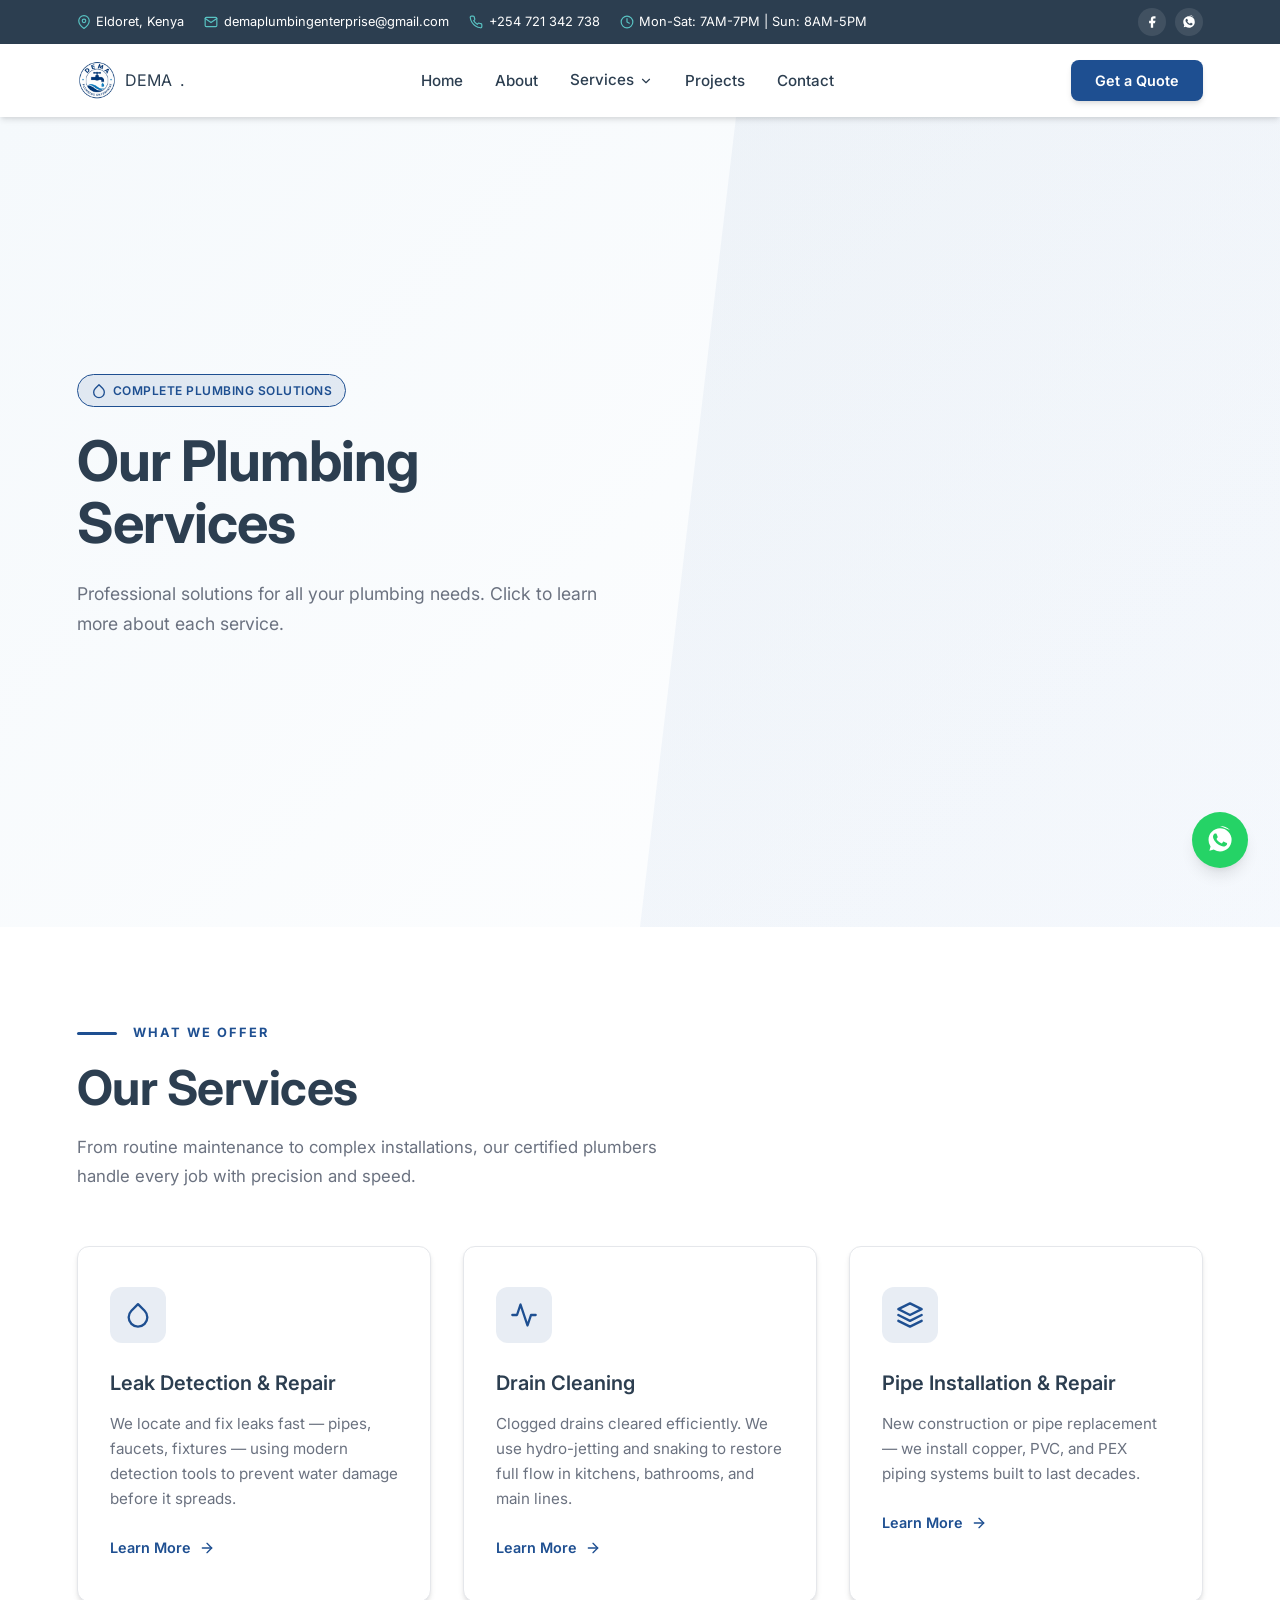
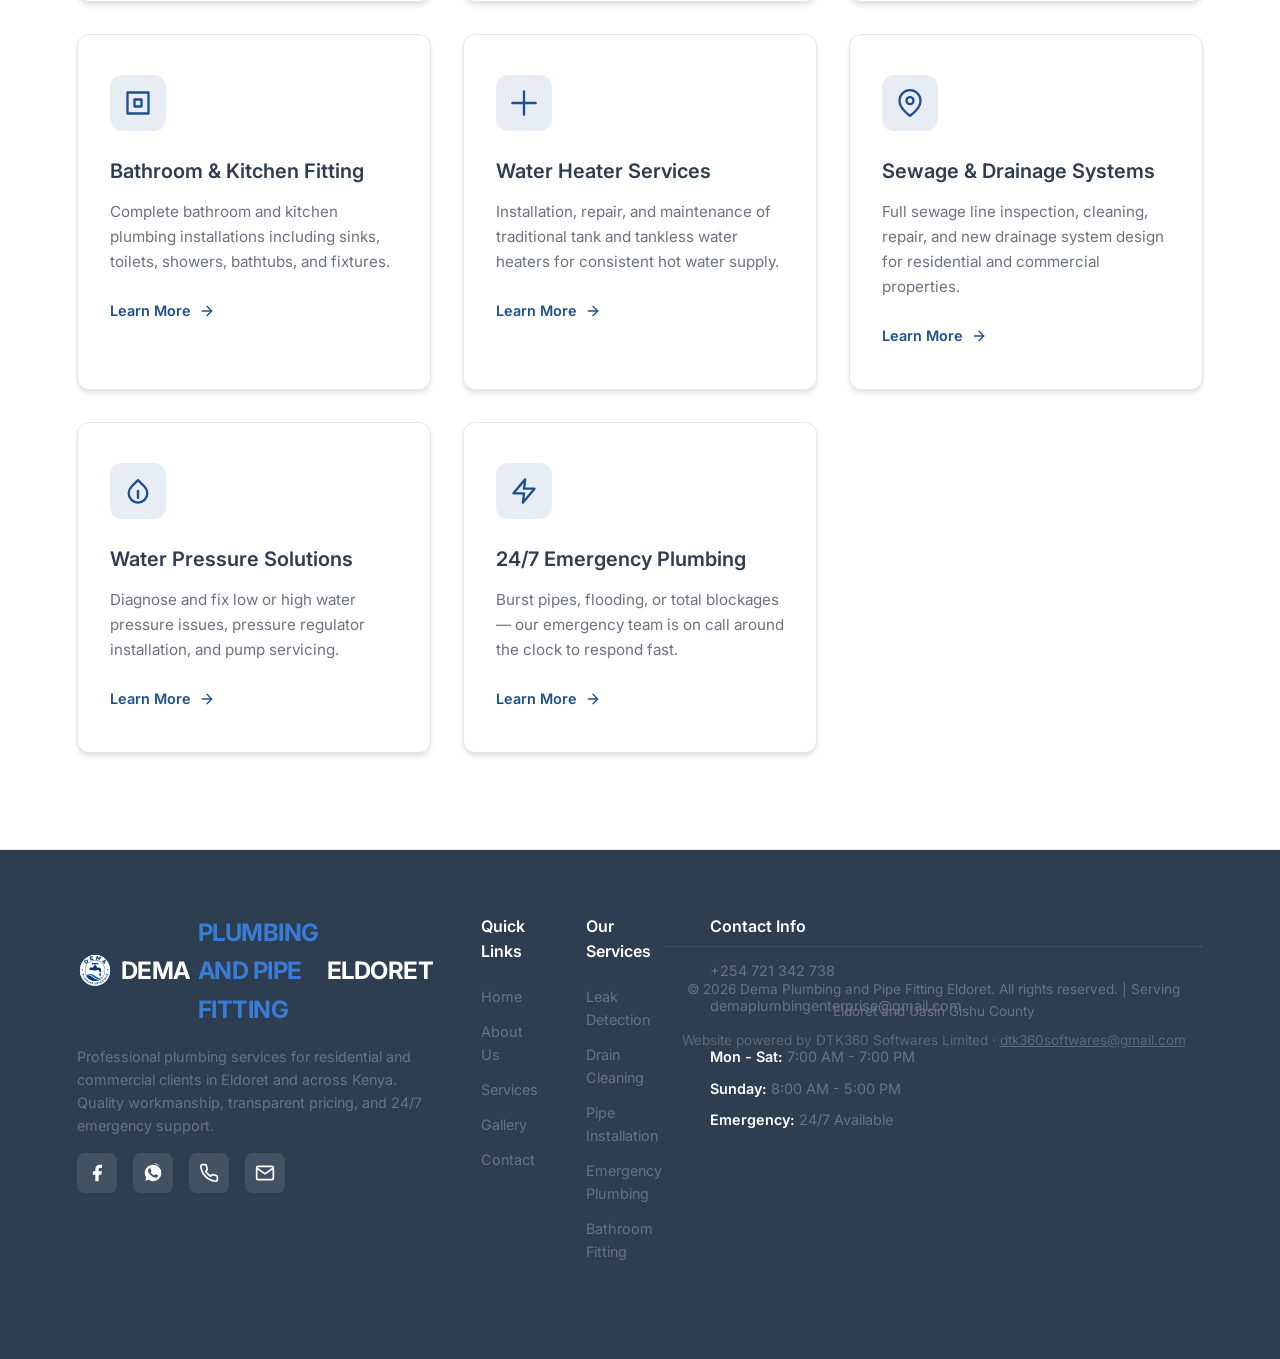
<file: services/index.html>
<!DOCTYPE html>
<html lang="en">
<head>
  <!-- Basic SEO -->
  <meta charset="UTF-8" />
  <meta name="viewport" content="width=device-width, initial-scale=1.0"/>
  <title>Services - Dema Plumbing and Pipe Fitting Eldoret | Leak Detection, Drain Cleaning & 24/7 Emergency</title>
  <meta name="description" content="Dema Plumbing and Pipe Fitting Eldoret offers professional leak detection, drain cleaning, pipe installation, bathroom & kitchen fitting, water heater services, and 24/7 emergency plumbing in Kenya. Book a free quote today!">
  <meta name="keywords" content="plumbing services, leak detection, drain cleaning, pipe installation, bathroom fitting, water heater, emergency plumbing, plumbing company, Kenyan plumber">
  <link rel="canonical" href="https://demaplumbingeld.co.ke/services/index.html">
  
  <!-- Open Graph -->
  <meta property="og:title" content="Professional Plumbing Services | Dema Plumbing"/>
  <meta property="og:description" content="Leak detection, drain cleaning, pipe installation, bathroom & kitchen fitting, water heater services, and 24/7 emergency plumbing in Kenya.">
  <meta property="og:image" content="https://demaplumbingeld.co.ke/images/hero1.jpg"/>
  <meta property="og:url" content="https://demaplumbingeld.co.ke/services/index.html"/>
  <meta property="og:type" content="website"/>
  
  <!-- Twitter Cards -->
  <meta name="twitter:card" content="summary_large_image">
  <meta name="twitter:title" content="Professional Plumbing Services | Dema Plumbing"/>
  <meta name="twitter:description" content="Leak detection, drain cleaning, pipe installation, bathroom & kitchen fitting, water heater services, and 24/7 emergency plumbing in Kenya.">
  <meta name="twitter:image" content="https://demaplumbingeld.co.ke/images/hero1.jpg">
  
  <!-- Structured Data (Local Business JSON-LD) -->
    <script type="application/ld+json">
  {
    "@context": "https://schema.org",
    "@type": "Plumber",
    "name": "Dema Plumbing and Pipe Fitting Eldoret",
    "image": "https://demaplumbingeld.co.ke/images/logo/logo.png",
    "url": "https://demaplumbingeld.co.ke/services/index.html",
    "telephone": "+254721342738",
    "email": "demaplumbingenterprise@gmail.com",
    "priceRange": "$$",
    "address": {
      "@type": "PostalAddress",
      "addressLocality": "Eldoret",
      "addressRegion": "Uasin Gishu",
      "addressCountry": "KE"
    },
    "openingHoursSpecification": [
      {
        "@type": "OpeningHoursSpecification",
        "dayOfWeek": ["Monday","Tuesday","Wednesday","Thursday","Friday","Saturday"],
        "opens": "07:00",
        "closes": "19:00"
      },
      {
        "@type": "OpeningHoursSpecification",
        "dayOfWeek": "Sunday",
        "opens": "08:00",
        "closes": "17:00"
      }
    ],
    "areaServed": ["Eldoret","Uasin Gishu","Kisumu","Kisii","Homa Bay","Migori","Siaya","Kapsabet","Nandi","Turbo"]
  }
  </script>
  
  <meta name="theme-color" content="#1E4F91">
  <!-- Preconnect & Preload -->
  <link rel="preconnect" href="https://fonts.googleapis.com">
  <link rel="preconnect" href="https://fonts.gstatic.com" crossorigin>
  <link rel="preload" href="https://fonts.googleapis.com/css2?family=Inter:wght@400;500;600;700&display=swap" as="style" onload="this.rel='stylesheet'">
  <noscript><link rel="stylesheet" href="https://fonts.googleapis.com/css2?family=Inter:wght@400;500;600;700&display=swap"></noscript>
  <!-- Manifest & Icons -->
  <link rel="manifest" href="/manifest.json">
  <link rel="icon" href="../images/icons/favicon.ico">
  <link rel="icon" href="../images/icons/favicon-32x32.png" sizes="32x32" type="image/png">
  <link rel="icon" href="../images/icons/favicon-16x16.png" sizes="16x16" type="image/png">
  <link rel="apple-touch-icon" href="../images/icons/apple-touch-icon.png">
  <!-- CSS -->
  <link rel="stylesheet" href="/css/styles.css" media="all">
</head>
<body>
  <!-- Top Bar -->
  <div class="top-bar">
    <div class="top-bar-left">
      <div class="top-bar-item">
        <svg viewBox="0 0 24 24" fill="none" stroke="currentColor" stroke-width="2" stroke-linecap="round" stroke-linejoin="round">
          <path d="M21 10c0 7-9 13-9 13s-9-6-9-13a9 9 0 0 1 18 0z"/>
          <circle cx="12" cy="10" r="3"/>
        </svg>
        <span>Eldoret, Kenya</span>
      </div>
      <div class="top-bar-item">
        <svg viewBox="0 0 24 24" fill="none" stroke="currentColor" stroke-width="2" stroke-linecap="round" stroke-linejoin="round">
          <path d="M4 4h16c1.1 0 2 .9 2 2v12c0 1.1-.9 2-2 2H4c-1.1 0-2-.9-2-2V6c0-1.1.9-2 2-2z"/>
          <polyline points="22,6 12,13 2,6"/>
        </svg>
        <span>demaplumbingenterprise@gmail.com</span>
      </div>
      <div class="top-bar-item">
        <svg viewBox="0 0 24 24" fill="none" stroke="currentColor" stroke-width="2" stroke-linecap="round" stroke-linejoin="round">
          <path d="M22 16.92v3a2 2 0 0 1-2.18 2 19.79 19.79 0 0 1-8.63-3.07 19.5 19.5 0 0 1-6-6 19.79 19.79 0 0 1-3.07-8.67A2 2 0 0 1 4.11 2h3a2 2 0 0 1 2 1.72 12.84 12.84 0 0 0 .7 2.81 2 2 0 0 1-.45 2.11L8.09 9.91a16 16 0 0 0 6 6l1.27-1.27a2 2 0 0 1 2.11-.45 12.84 12.84 0 0 0 2.81.7A2 2 0 0 1 22 16.92z"/>
        </svg>
        <span>+254 721 342 738</span>
      </div>
      <div class="top-bar-item">
        <svg viewBox="0 0 24 24" fill="none" stroke="currentColor" stroke-width="2" stroke-linecap="round" stroke-linejoin="round">
          <circle cx="12" cy="12" r="10"/>
          <polyline points="12 6 12 12 16 14"/>
        </svg>
        <span>Mon-Sat: 7AM-7PM | Sun: 8AM-5PM</span>
      </div>
    </div>
    <div class="top-bar-right">
      <div class="top-bar-social">
        <a href="https://facebook.com/demaplumbing" target="_blank" aria-label="Facebook">
          <svg viewBox="0 0 24 24" fill="currentColor">
            <path d="M18 2h-3a5 5 0 0 0-5 5v3H7v4h3v8h4v-8h3l1-4h-4V7a1 1 0 0 1 1-1h3z"/>
          </svg>
        </a>
        <a href="https://wa.me/254721342738" target="_blank" aria-label="WhatsApp">
          <svg viewBox="0 0 24 24" fill="currentColor">
            <path d="M17.472 14.382c-.297-.149-1.758-.867-2.03-.967-.273-.099-.471-.148-.67.15-.197.297-.767.966-.94 1.164-.173.199-.347.223-.644.075-.297-.15-1.255-.463-2.39-1.475-.883-.788-1.48-1.761-1.653-2.059-.173-.297-.018-.458.13-.606.134-.133.298-.347.446-.52.149-.174.198-.298.298-.497.099-.198.05-.371-.025-.52-.075-.149-.669-1.612-.916-2.207-.242-.579-.487-.5-.669-.51-.173-.008-.371-.01-.57-.01-.198 0-.52.854-.792.372-.272.297-1.04 1.016-1.04 2.479 0 1.462 1.065 2.875 1.213 3.074.149.198 2.096 3.2 5.077 4.487.709.306 1.262.489 1.694.625.712.227 1.36.195 1.871.118.571-.085 1.758-.719 2.006-1.413.248-.694.248-1.289.173-1.413-.074-.124-.272-.198-.57-.347m-5.421 7.403h-.004a9.87 9.87 0 01-5.031-1.378l-.361-.214-3.741.982.998-3.648-.235-.374a9.86 9.86 0 01-1.51-5.26c.001-5.45 4.436-9.884 9.888-9.884 2.64 0 5.122 1.03 6.988 2.898a9.825 9.825 0 012.893 6.994c-.003 5.45-4.437 9.884-9.885 9.884m8.413-18.297A11.815 11.815 0 0012.05 0C5.495 0 .16 5.335.P157 11.892c0 2.096.547 4.142 1.588 5.945L.057 24l6.305-1.654a11.882 11.882 0 005.683 1.448h.005c6.554 0 11.89-5.335 11.893-11.893a11.821 11.821 0 00-3.48-8.413z"/>
          </svg>
        </a>
      </div>
    </div>
  </div>

  <!-- NAV -->
  <nav>
    <div class="logo">
      <img src="../images/logo/logo.png" alt="Dema Plumbing and Pipe Fitting Eldoret Logo" width="40" height="40">
      DEMA<span>.</span>
    </div>
    <ul class="nav-links">
      <li><a href="../">Home</a></li>
      <li><a href="../about/">About</a></li>
      <li class="nav-dropdown">
        <a href="../services/" class="active">
          Services
          <svg viewBox="0 0 24 24" fill="none" stroke="currentColor" stroke-width="2" stroke-linecap="round" stroke-linejoin="round">
            <polyline points="6 9 12 15 18 9"/>
          </svg>
        </a>
        <div class="dropdown-menu">
          <a href="../services/">All Services</a>
          <a href="../services/leak-detection/">Leak Detection</a>
          <a href="../services/drain-cleaning/">Drain Cleaning</a>
          <a href="../services/pipe-installation/">Pipe Installation</a>
          <a href="../services/emergency-plumbing/">Emergency Plumbing</a>
        </div>
      </li>
      <li><a href="../gallery/">Projects</a></li>
      <li><a href="../contact/">Contact</a></li>
    </ul>
    <button class="nav-cta" onclick="document.getElementById('contact').scrollIntoView({behavior:'smooth'})">Get a Quote</button>
  </nav>

  <!-- HERO -->
  <section class="hero" id="services">
    <div class="hero-text">
      <div class="hero-badge">
        <svg viewBox="0 0 24 24" fill="none" stroke="currentColor" stroke-width="2" stroke-linecap="round" stroke-linejoin="round">
          <path d="M12 2.69l5.66 5.66a8 8 0 1 1-11.31 0z"/>
        </svg>
        Complete Plumbing Solutions
      </div>
      <h1>Our Plumbing Services</h1>
      <p>Professional solutions for all your plumbing needs. Click to learn more about each service.</p>
    </div>
  </section>

  <!-- SERVICES GRID -->
  <section id="services-grid">
    <div class="section-label"><span>What We Offer</span></div>
    <h2 class="section-title">Our Services</h2>
    <p class="section-sub">From routine maintenance to complex installations, our certified plumbers handle every job with precision and speed.</p>
    
    <div class="services-grid">
      <div class="service-card">
        <div class="service-icon">
          <svg viewBox="0 0 24 24" fill="none" stroke="currentColor" stroke-width="2" stroke-linecap="round" stroke-linejoin="round">
            <path d="M12 2.69l5.66 5.66a8 8 0 1 1-11.31 0z"/>
          </svg>
        </div>
        <h3>Leak Detection & Repair</h3>
        <p>We locate and fix leaks fast — pipes, faucets, fixtures — using modern detection tools to prevent water damage before it spreads.</p>
        <a href="../services/leak-detection/" class="service-learn-more">
          Learn More
          <svg viewBox="0 0 24 24" fill="none" stroke="currentColor" stroke-width="2" stroke-linecap="round" stroke-linejoin="round">
            <line x1="5" y1="12" x2="19" y2="12"/>
            <polyline points="12 5 19 12 12 19"/>
          </svg>
        </a>
      </div>
      <div class="service-card">
        <div class="service-icon">
          <svg viewBox="0 0 24 24" fill="none" stroke="currentColor" stroke-width="2" stroke-linecap="round" stroke-linejoin="round">
            <path d="M22 12h-4l-3 9L9 3l-3 9H2"/>
          </svg>
        </div>
        <h3>Drain Cleaning</h3>
        <p>Clogged drains cleared efficiently. We use hydro-jetting and snaking to restore full flow in kitchens, bathrooms, and main lines.</p>
        <a href="../services/drain-cleaning/" class="service-learn-more">
          Learn More
          <svg viewBox="0 0 24 24" fill="none" stroke="currentColor" stroke-width="2" stroke-linecap="round" stroke-linejoin="round">
            <line x1="5" y1="12" x2="19" y2="12"/>
            <polyline points="12 5 19 12 12 19"/>
          </svg>
        </a>
      </div>
      <div class="service-card">
        <div class="service-icon">
          <svg viewBox="0 0 24 24" fill="none" stroke="currentColor" stroke-width="2" stroke-linecap="round" stroke-linejoin="round">
            <path d="M12 2L2 7l10 5 10-5-10-5zM2 17l10 5 10-5M2 12l10 5 10-5"/>
          </svg>
        </div>
        <h3>Pipe Installation & Repair</h3>
        <p>New construction or pipe replacement — we install copper, PVC, and PEX piping systems built to last decades.</p>
        <a href="../services/pipe-installation/" class="service-learn-more">
          Learn More
          <svg viewBox="0 0 24 24" fill="none" stroke="currentColor" stroke-width="2" stroke-linecap="round" stroke-linejoin="round">
            <line x1="5" y1="12" x2="19" y2="12"/>
            <polyline points="12 5 19 12 12 19"/>
          </svg>
        </a>
      </div>
      <div class="service-card">
        <div class="service-icon">
          <svg viewBox="0 0 24 24" fill="none" stroke="currentColor" stroke-width="2" stroke-linecap="round" stroke-linejoin="round">
            <path d="M3 3h18v18H3zM9 9h6v6H9z"/>
          </svg>
        </div>
        <h3>Bathroom & Kitchen Fitting</h3>
        <p>Complete bathroom and kitchen plumbing installations including sinks, toilets, showers, bathtubs, and fixtures.</p>
        <a href="../services/bathroom-kitchen-fitting/" class="service-learn-more">
          Learn More
          <svg viewBox="0 0 24 24" fill="none" stroke="currentColor" stroke-width="2" stroke-linecap="round" stroke-linejoin="round">
            <line x1="5" y1="12" x2="19" y2="12"/>
            <polyline points="12 5 19 12 12 19"/>
          </svg>
        </a>
      </div>
      <div class="service-card">
        <div class="service-icon">
          <svg viewBox="0 0 24 24" fill="none" stroke="currentColor" stroke-width="2" stroke-linecap="round" stroke-linejoin="round">
            <path d="M12 2v20M2 12h20"/>
          </svg>
        </div>
        <h3>Water Heater Services</h3>
        <p>Installation, repair, and maintenance of traditional tank and tankless water heaters for consistent hot water supply.</p>
        <a href="../services/water-heaters/" class="service-learn-more">
          Learn More
          <svg viewBox="0 0 24 24" fill="none" stroke="currentColor" stroke-width="2" stroke-linecap="round" stroke-linejoin="round">
            <line x1="5" y1="12" x2="19" y2="12"/>
            <polyline points="12 5 19 12 12 19"/>
          </svg>
        </a>
      </div>
      <div class="service-card">
        <div class="service-icon">
          <svg viewBox="0 0 24 24" fill="none" stroke="currentColor" stroke-width="2" stroke-linecap="round" stroke-linejoin="round">
            <path d="M21 10c0 7-9 13-9 13s-9-6-9-13a9 9 0 0 1 18 0z"/>
            <circle cx="12" cy="10" r="3"/>
          </svg>
        </div>
        <h3>Sewage & Drainage Systems</h3>
        <p>Full sewage line inspection, cleaning, repair, and new drainage system design for residential and commercial properties.</p>
        <a href="../services/sewage-drainage/" class="service-learn-more">
          Learn More
          <svg viewBox="0 0 24 24" fill="none" stroke="currentColor" stroke-width="2" stroke-linecap="round" stroke-linejoin="round">
            <line x1="5" y1="12" x2="19" y2="12"/>
            <polyline points="12 5 19 12 12 19"/>
          </svg>
        </a>
      </div>
      <div class="service-card">
        <div class="service-icon">
          <svg viewBox="0 0 24 24" fill="none" stroke="currentColor" stroke-width="2" stroke-linecap="round" stroke-linejoin="round">
            <path d="M12 2.69l5.66 5.66a8 8 0 1 1-11.31 0z"/>
            <path d="M12 12v6"/>
          </svg>
        </div>
        <h3>Water Pressure Solutions</h3>
        <p>Diagnose and fix low or high water pressure issues, pressure regulator installation, and pump servicing.</p>
        <a href="../services/water-pressure/" class="service-learn-more">
          Learn More
          <svg viewBox="0 0 24 24" fill="none" stroke="currentColor" stroke-width="2" stroke-linecap="round" stroke-linejoin="round">
            <line x1="5" y1="12" x2="19" y2="12"/>
            <polyline points="12 5 19 12 12 19"/>
          </svg>
        </a>
      </div>
      <div class="service-card">
        <div class="service-icon">
          <svg viewBox="0 0 24 24" fill="none" stroke="currentColor" stroke-width="2" stroke-linecap="round" stroke-linejoin="round">
            <path d="M13 2L3 14h9l-1 8 10-12h-9l1-8z"/>
          </svg>
        </div>
        <h3>24/7 Emergency Plumbing</h3>
        <p>Burst pipes, flooding, or total blockages — our emergency team is on call around the clock to respond fast.</p>
        <a href="../services/emergency-plumbing/" class="service-learn-more">
          Learn More
          <svg viewBox="0 0 24 24" fill="none" stroke="currentColor" stroke-width="2" stroke-linecap="round" stroke-linejoin="round">
            <line x1="5" y1="12" x2="19" y2="12"/>
            <polyline points="12 5 19 12 12 19"/>
          </svg>
        </a>
      </div>
    </div>
  </section>

  <!-- WhatsApp FAB -->
  <a href="https://wa.me/254721342738" class="wa-float" target="_blank" aria-label="Chat on WhatsApp">
    <svg viewBox="0 0 24 24" fill="currentColor">
      <path d="M17.472 14.382c-.297-.149-1.758-.867-2.03-.967-.273-.099-.471-.148-.67.15-.197.297-.767.966-.94 1.164-.173.199-.347.223-.644.075-.297-.15-1.255-.463-2.39-1.475-.883-.788-1.48-1.761-1.653-2.059-.173-.297-.018-.458.13-.606.134-.133.298-.347.446-.52.149-.174.198-.298.298-.497.099-.198.05-.371-.025-.52-.075-.149-.669-1.612-.916-2.207-.242-.579-.487-.5-.669-.51-.173-.008-.371-.01-.57-.01-.198 0-.52.074-.792.372-.272.297-1.04 1.016-1.04 2.479 0 1.462 1.065 2.875 1.213 3.074.149.198 2.096 3.2 5.077 4.487.709.306 1.262.489 1.694.625.712.227 1.36.195 1.871.118.571-.085 1.758-.719 2.006-1.413.248-.694.248-1.289.173-1.413-.074-.124-.272-.198-.57-.347m-5.421 7.403h-.004a9.87 9.87 0 01-5.031-1.378l-.361-.214-3.741.982.998-3.648-.235-.374a9.86 9.86 0 01-1.51-5.26c.001-5.45 4.436-9.884 9.888-9.884 2.64 0 5.122 1.03 6.988 2.898a9.825 9.825 0 012.893 6.994c-.003 5.45-4.437 9.884-9.885 9.884m8.413-18.297A11.815 11.815 0 0012.05 0C5.495 0 .16 5.335.P157 11.892c0 2.096.547 4.142 1.588 5.945L.057 24l6.305-1.654a11.882 11.882 0 005.683 1.448h.005c6.554 0 11.89-5.335 11.893-11.893a11.821 11.821 0 00-3.48-8.413z"/>
    </svg>
  </a>

  <!-- FOOTER -->
  <footer>
    <div class="footer-grid">
      <div>
        <div class="footer-logo">
          <img src="../images/logo/logo.png" alt="Dema Plumbing and Pipe Fitting Eldoret Logo" width="36" height="36">
          DEMA <span>PLUMBING AND PIPE FITTING</span> ELDORET
        </div>
        <div class="footer-copy">Professional plumbing services for residential and commercial clients in Eldoret and across Kenya. Quality workmanship, transparent pricing, and 24/7 emergency support.</div>
        <div class="footer-social">
          <a href="https://facebook.com/demaplumbing" target="_blank" aria-label="Facebook">
            <svg viewBox="0 0 24 24" fill="currentColor">
              <path d="M18 2h-3a5 5 0 0 0-5 5v3H7v4h3v8h4v-8h3l1-4h-4V7a1 1 0 0 1 1-1h3z"/>
            </svg>
          </a>
          <a href="https://wa.me/254721342738" target="_blank" aria-label="WhatsApp">
            <svg viewBox="0 0 24 24" fill="currentColor">
              <path d="M17.472 14.382c-.297-.149-1.758-.867-2.03-.967-.273-.099-.471-.148-.67.15-.197.297-.767.966-.94 1.164-.173.199-.347.223-.644.075-.297-.15-1.255-.463-2.39-1.475-.883-.788-1.48-1.761-1.653-2.059-.173-.297-.018-.458.13-.606.134-.133.298-.347.446-.52.149-.174.198-.298.298-.497.099-.198.05-.371-.025-.52-.075-.149-.669-1.612-.916-2.207-.242-.579-.487-.5-.669-.51-.173-.008-.371-.01-.57-.01-.198 0-.52.074-.792.372-.272.297-1.04 1.016-1.04 2.479 0 1.462 1.065 2.875 1.213 3.074.149.198 2.096 3.2 5.077 4.487.709.306 1.262.489 1.694.625.712.227 1.36.195 1.871.118.571-.085 1.758-.719 2.006-1.413.248-.694.248-1.289.173-1.413-.074-.124-.272-.198-.57-.347m-5.421 7.403h-.004a9.87 9.87 0 01-5.031-1.378l-.361-.214-3.741.982.998-3.648-.235-.374a9.86 9.86 0 01-1.51-5.26c.001-5.45 4.436-9.884 9.888-9.884 2.64 0 5.122 1.03 6.988 2.898a9.825 9.825 0 012.893 6.994c-.003 5.45-4.437 9.884-9.885 9.884m8.413-18.297A11.815 11.815 0 0012.05 0C5.495 0 .16 5.335.P157 11.892c0 2.096.547 4.142 1.588 5.945L.057 24l6.305-1.654a11.882 11.882 0 005.683 1.448h.005c6.554 0 11.89-5.335 11.893-11.893a11.821 11.821 0 00-3.48-8.413z"/>
            </svg>
          </a>
          <a href="tel:+254721342738" aria-label="Call Us">
            <svg viewBox="0 0 24 24" fill="none" stroke="currentColor" stroke-width="2" stroke-linecap="round" stroke-linejoin="round">
              <path d="M22 16.92v3a2 2 0 0 1-2.18 2 19.79 19.79 0 0 1-8.63-3.07 19.5 19.5 0 0 1-6-6 19.79 19.79 0 0 1-3.07-8.67A2 2 0 0 1 4.11 2h3a2 2 0 0 1 2 1.72 12.84 12.84 0 0 0 .7 2.81 2 2 0 0 1-.45 2.11L8.09 9.91a16 16 0 0 0 6 6l1.27-1.27a2 2 0 0 1 2.11-.45 12.84 12.84 0 0 0 2.81.7A2 2 0 0 1 22 16.92z"/>
            </svg>
          </a>
          <a href="mailto:demaplumbingenterprise@gmail.com" aria-label="Email Us">
            <svg viewBox="0 0 24 24" fill="none" stroke="currentColor" stroke-width="2" stroke-linecap="round" stroke-linejoin="round">
              <path d="M4 4h16c1.1 0 2 .9 2 2v12c0 1.1-.9 2-2 2H4c-1.1 0-2-.9-2-2V6c0-1.1.9-2 2-2z"/>
              <polyline points="22,6 12,13 2,6"/>
            </svg>
          </a>
        </div>
      </div>
      <div class="footer-links">
        <h4>Quick Links</h4>
        <a href="../">Home</a>
        <a href="../about/">About Us</a>
        <a href="../services/">Services</a>
        <a href="../gallery/">Gallery</a>
        <a href="../contact/">Contact</a>
      </div>
      <div class="footer-links">
        <h4>Our Services</h4>
        <a href="../services/leak-detection/">Leak Detection</a>
        <a href="../services/drain-cleaning/">Drain Cleaning</a>
        <a href="../services/pipe-installation/">Pipe Installation</a>
        <a href="../services/emergency-plumbing/">Emergency Plumbing</a>
        <a href="../services/bathroom-kitchen-fitting/">Bathroom Fitting</a>
      </div>
      <div class="footer-links">
        <h4>Contact Info</h4>
        <a href="tel:+254721342738">+254 721 342 738</a>
        <a href="mailto:demaplumbingenterprise@gmail.com">demaplumbingenterprise@gmail.com</a>
        <div class="footer-working-hours">
          <p><strong>Mon - Sat:</strong> 7:00 AM - 7:00 PM</p>
          <p><strong>Sunday:</strong> 8:00 AM - 5:00 PM</p>
          <p><strong>Emergency:</strong> 24/7 Available</p>
        </div>
      </div>
    </div>
    <div class="footer-bottom">
      <p>© 2026 Dema Plumbing and Pipe Fitting Eldoret. All rights reserved. | Serving Eldoret and Uasin Gishu County</p>
      <p class="footer-credit">Website powered by DTK360 Softwares Limited &middot; <a href="mailto:dtk360softwares@gmail.com">dtk360softwares@gmail.com</a></p>
    </div>
  </footer>

  <script src="/js/main.js" defer></script>
</body>
</html>
</file>
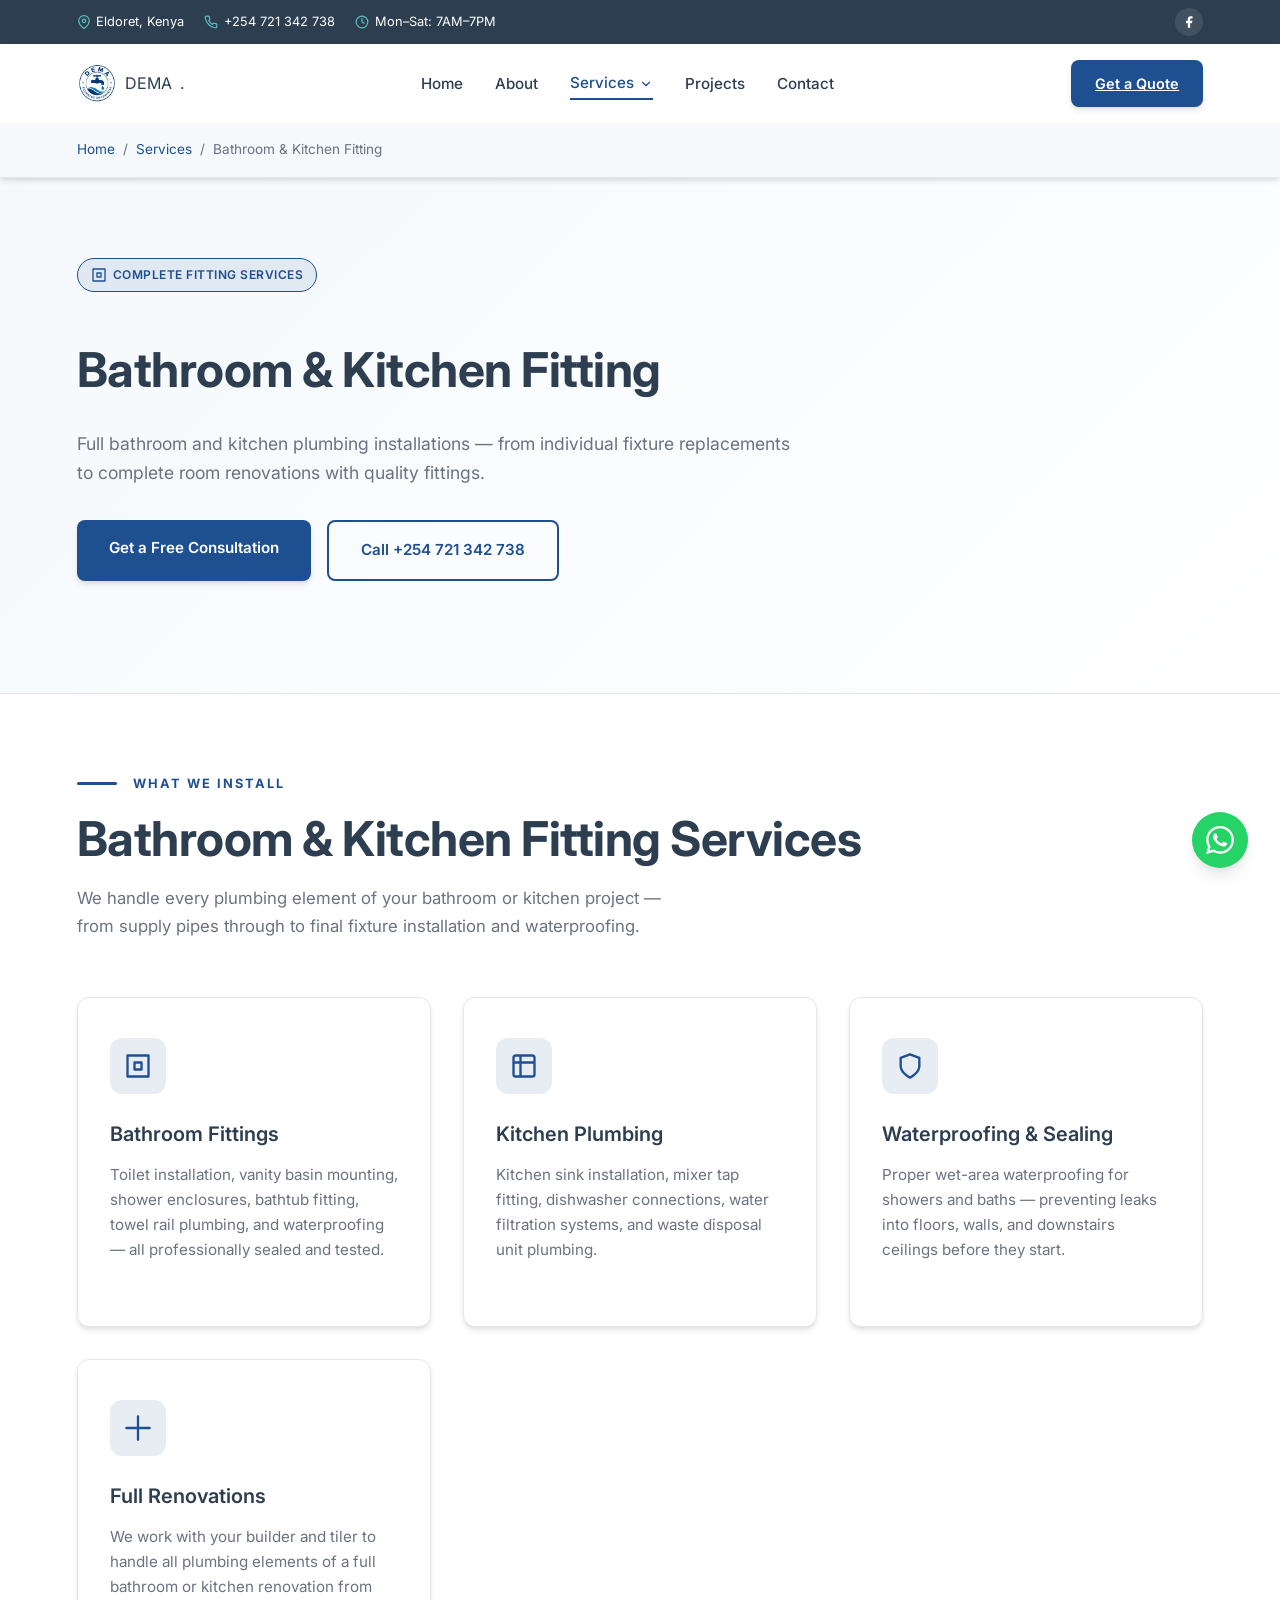
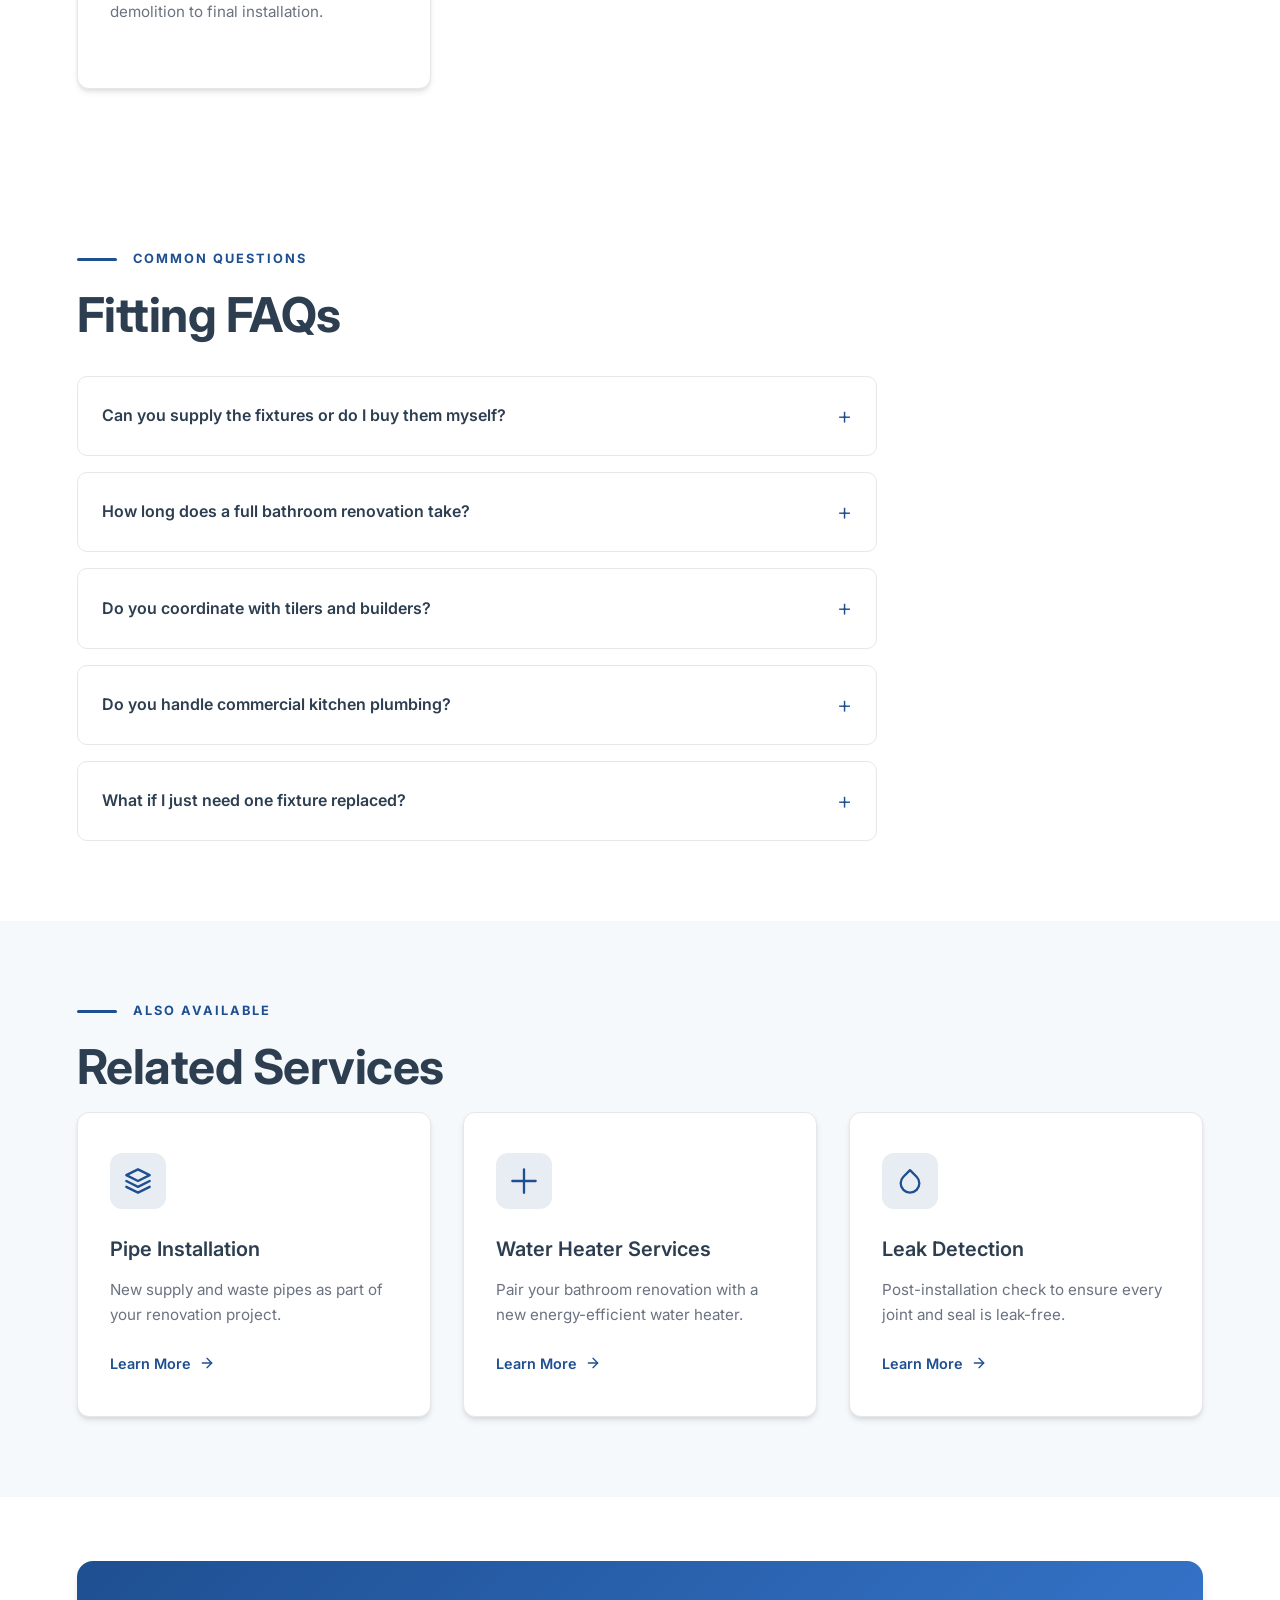
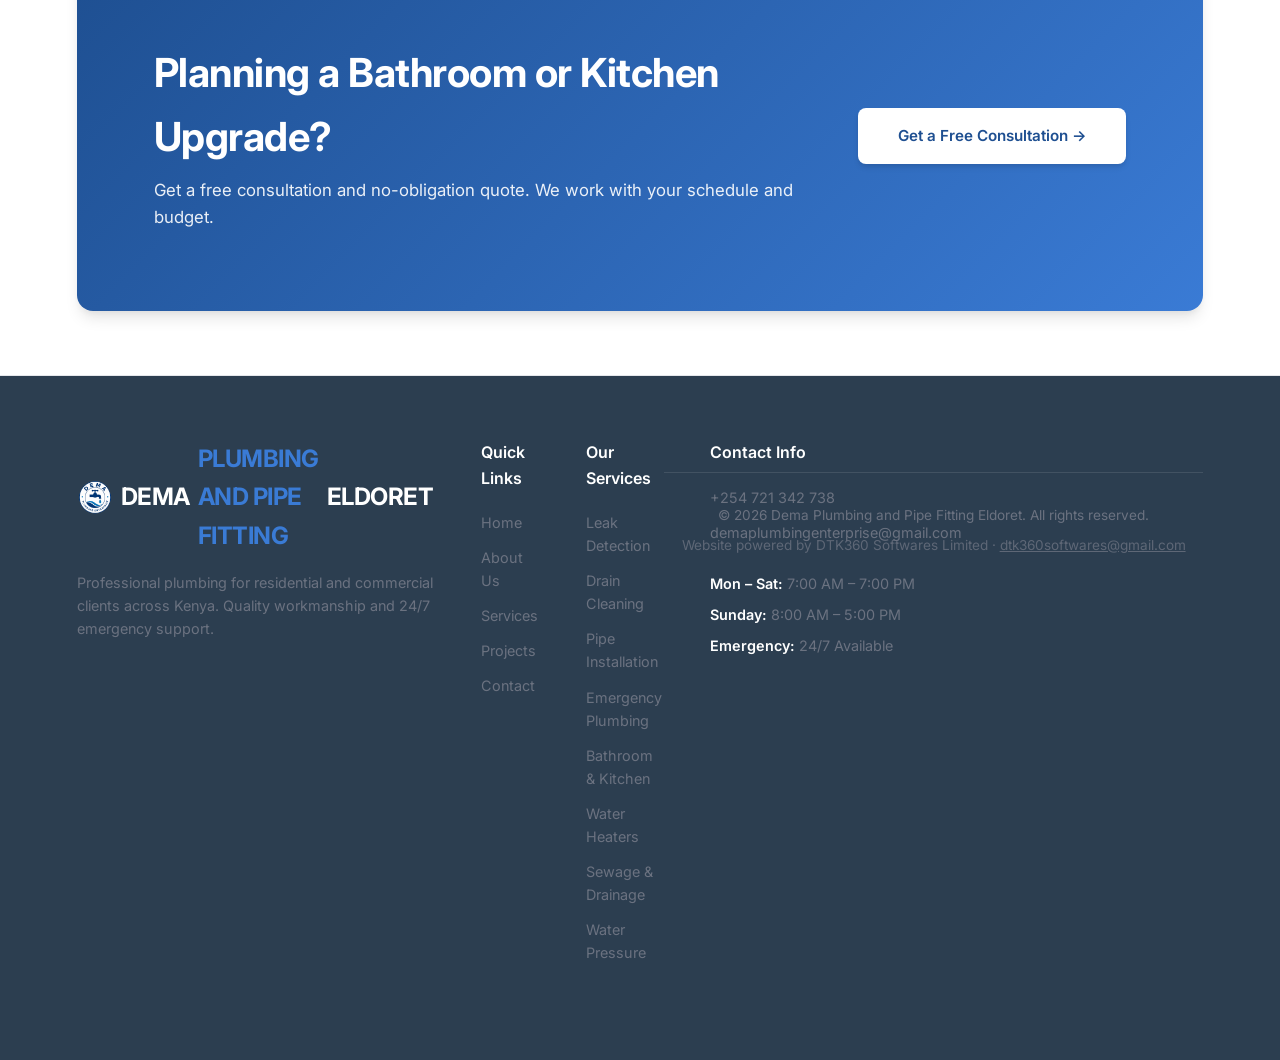
<file: services/bathroom-kitchen-fitting/index.html>
<!DOCTYPE html>
<html lang="en">
<head>
  <meta charset="UTF-8"/><meta name="viewport" content="width=device-width, initial-scale=1.0"/>
  <title>Bathroom &amp; Kitchen Fitting - Dema Plumbing and Pipe Fitting Eldoret | Renovation Specialists</title>
  <meta name="description" content="Expert bathroom and kitchen plumbing installation in Kenya. Sinks, toilets, showers, bathtubs, fixtures, and full renovations. Free consultation available.">
  <meta name="keywords" content="bathroom fitting Kenya, kitchen plumbing, toilet installation, shower installation, bathroom renovation, Eldoret plumber, Dema Plumbing">
  <link rel="canonical" href="https://demaplumbingeld.co.ke/services/bathroom-kitchen-fitting/">
  <meta property="og:title" content="Bathroom &amp; Kitchen Fitting - Dema Plumbing"/><meta property="og:description" content="Expert bathroom and kitchen plumbing installation in Kenya. Complete renovations with quality fixtures."/><meta property="og:image" content="https://demaplumbingeld.co.ke/images/hero1.jpg"/><meta property="og:url" content="https://demaplumbingeld.co.ke/services/bathroom-kitchen-fitting/"/><meta property="og:type" content="website"/>
  <meta name="twitter:card" content="summary_large_image"><meta name="twitter:title" content="Bathroom &amp; Kitchen Fitting - Dema Plumbing"><meta name="twitter:description" content="Expert bathroom and kitchen plumbing installation in Kenya. Complete renovations with quality fixtures."><meta name="twitter:image" content="https://demaplumbingeld.co.ke/images/hero1.jpg">
  <meta name="theme-color" content="#1E4F91">
  <script type="application/ld+json">{"@context":"https://schema.org","@type":"Service","serviceType":"Bathroom and Kitchen Fitting","provider":{"@type":"Plumber","name":"Dema Plumbing and Pipe Fitting Eldoret","telephone":"+254721342738","url":"https://demaplumbingeld.co.ke/"},"areaServed":"Kenya"}</script>
  <link rel="preconnect" href="https://fonts.googleapis.com"><link rel="preconnect" href="https://fonts.gstatic.com" crossorigin>
  <link rel="preload" href="https://fonts.googleapis.com/css2?family=Inter:wght@400;500;600;700&display=swap" as="style" onload="this.rel='stylesheet'">
  <noscript><link rel="stylesheet" href="https://fonts.googleapis.com/css2?family=Inter:wght@400;500;600;700&display=swap"></noscript>
  <link rel="manifest" href="/manifest.json">
  <link rel="icon" href="../../images/icons/favicon.ico">
  <link rel="icon" href="../../images/icons/favicon-32x32.png" sizes="32x32" type="image/png">
  <link rel="icon" href="../../images/icons/favicon-16x16.png" sizes="16x16" type="image/png">
  <link rel="apple-touch-icon" href="../../images/icons/apple-touch-icon.png">
  <link rel="stylesheet" href="/css/styles.css">
</head>
<body>
  <a href="#main-content" class="skip-nav">Skip to main content</a>
  <div class="top-bar"><div class="top-bar-left"><div class="top-bar-item"><svg viewBox="0 0 24 24" fill="none" stroke="currentColor" stroke-width="2" stroke-linecap="round" stroke-linejoin="round" aria-hidden="true"><path d="M21 10c0 7-9 13-9 13s-9-6-9-13a9 9 0 0 1 18 0z"/><circle cx="12" cy="10" r="3"/></svg><span>Eldoret, Kenya</span></div><div class="top-bar-item"><svg viewBox="0 0 24 24" fill="none" stroke="currentColor" stroke-width="2" stroke-linecap="round" stroke-linejoin="round" aria-hidden="true"><path d="M22 16.92v3a2 2 0 0 1-2.18 2 19.79 19.79 0 0 1-8.63-3.07 19.5 19.5 0 0 1-6-6 19.79 19.79 0 0 1-3.07-8.67A2 2 0 0 1 4.11 2h3a2 2 0 0 1 2 1.72 12.84 12.84 0 0 0 .7 2.81 2 2 0 0 1-.45 2.11L8.09 9.91a16 16 0 0 0 6 6l1.27-1.27a2 2 0 0 1 2.11-.45 12.84 12.84 0 0 0 2.81.7A2 2 0 0 1 22 16.92z"/></svg><span>+254 721 342 738</span></div><div class="top-bar-item"><svg viewBox="0 0 24 24" fill="none" stroke="currentColor" stroke-width="2" stroke-linecap="round" stroke-linejoin="round" aria-hidden="true"><circle cx="12" cy="12" r="10"/><polyline points="12 6 12 12 16 14"/></svg><span>Mon–Sat: 7AM–7PM</span></div></div><div class="top-bar-right"><div class="top-bar-social"><a href="https://facebook.com/demaplumbing" target="_blank" rel="noopener noreferrer" aria-label="Facebook"><svg viewBox="0 0 24 24" fill="currentColor" aria-hidden="true"><path d="M18 2h-3a5 5 0 0 0-5 5v3H7v4h3v8h4v-8h3l1-4h-4V7a1 1 0 0 1 1-1h3z"/></svg></a></div></div></div>
  <nav><div class="logo"><img src="../../images/logo/logo.png" alt="Dema Plumbing and Pipe Fitting Eldoret Logo" width="40" height="40">DEMA<span>.</span></div>
    <ul class="nav-links"><li><a href="../../">Home</a></li><li><a href="../../about/">About</a></li><li class="nav-dropdown"><a href="../" class="active">Services <svg viewBox="0 0 24 24" fill="none" stroke="currentColor" stroke-width="2" stroke-linecap="round" stroke-linejoin="round" aria-hidden="true"><polyline points="6 9 12 15 18 9"/></svg></a><div class="dropdown-menu"><a href="../">All Services</a><a href="/services/leak-detection/">Leak Detection</a><a href="/services/drain-cleaning/">Drain Cleaning</a><a href="/services/pipe-installation/">Pipe Installation</a><a href="/services/bathroom-kitchen-fitting/" aria-current="page">Bathroom &amp; Kitchen</a><a href="/services/water-heaters/">Water Heaters</a><a href="/services/sewage-drainage/">Sewage &amp; Drainage</a><a href="/services/water-pressure/">Water Pressure</a><a href="/services/emergency-plumbing/">Emergency Plumbing</a></div></li><li><a href="../../gallery/">Projects</a></li><li><a href="../../contact/">Contact</a></li></ul>
    <a href="../../contact/" class="nav-cta">Get a Quote</a>
  </nav>
  <main id="main-content">
  <nav class="breadcrumb" aria-label="Breadcrumb"><ol><li><a href="../../">Home</a></li><li><a href="../">Services</a></li><li aria-current="page">Bathroom &amp; Kitchen Fitting</li></ol></nav>
  <section class="service-page-hero"><div class="service-page-hero-text">
    <div class="hero-badge"><svg viewBox="0 0 24 24" fill="none" stroke="currentColor" stroke-width="2" stroke-linecap="round" stroke-linejoin="round" aria-hidden="true"><path d="M3 3h18v18H3zM9 9h6v6H9z"/></svg> Complete Fitting Services</div>
    <h1>Bathroom &amp; Kitchen Fitting</h1>
    <p>Full bathroom and kitchen plumbing installations — from individual fixture replacements to complete room renovations with quality fittings.</p>
    <div class="hero-btns"><a href="../../contact/" class="btn-primary">Get a Free Consultation</a><a href="tel:+254721342738" class="btn-outline">Call +254 721 342 738</a></div>
  </div></section>
  <section class="service-detail-section">
    <div class="section-label"><span>What We Install</span></div>
    <h2 class="section-title">Bathroom &amp; Kitchen Fitting Services</h2>
    <p class="section-sub">We handle every plumbing element of your bathroom or kitchen project — from supply pipes through to final fixture installation and waterproofing.</p>
    <div class="services-grid">
      <div class="service-card" data-animate><div class="service-icon"><svg viewBox="0 0 24 24" fill="none" stroke="currentColor" stroke-width="2" stroke-linecap="round" stroke-linejoin="round" aria-hidden="true"><path d="M3 3h18v18H3zM9 9h6v6H9z"/></svg></div><h3>Bathroom Fittings</h3><p>Toilet installation, vanity basin mounting, shower enclosures, bathtub fitting, towel rail plumbing, and waterproofing — all professionally sealed and tested.</p></div>
      <div class="service-card" data-animate><div class="service-icon"><svg viewBox="0 0 24 24" fill="none" stroke="currentColor" stroke-width="2" stroke-linecap="round" stroke-linejoin="round" aria-hidden="true"><path d="M9 3H5a2 2 0 0 0-2 2v4m6-6h10a2 2 0 0 1 2 2v4M9 3v18m0 0h10a2 2 0 0 0 2-2V9M9 21H5a2 2 0 0 1-2-2V9m0 0h18"/></svg></div><h3>Kitchen Plumbing</h3><p>Kitchen sink installation, mixer tap fitting, dishwasher connections, water filtration systems, and waste disposal unit plumbing.</p></div>
      <div class="service-card" data-animate><div class="service-icon"><svg viewBox="0 0 24 24" fill="none" stroke="currentColor" stroke-width="2" stroke-linecap="round" stroke-linejoin="round" aria-hidden="true"><path d="M12 22s8-4 8-10V5l-8-3-8 3v7c0 6 8 10 8 10z"/></svg></div><h3>Waterproofing &amp; Sealing</h3><p>Proper wet-area waterproofing for showers and baths — preventing leaks into floors, walls, and downstairs ceilings before they start.</p></div>
      <div class="service-card" data-animate><div class="service-icon"><svg viewBox="0 0 24 24" fill="none" stroke="currentColor" stroke-width="2" stroke-linecap="round" stroke-linejoin="round" aria-hidden="true"><path d="M12 2v20M2 12h20"/></svg></div><h3>Full Renovations</h3><p>We work with your builder and tiler to handle all plumbing elements of a full bathroom or kitchen renovation from demolition to final installation.</p></div>
    </div>
  </section>
  <section class="faq-section"><div class="section-label"><span>Common Questions</span></div><h2 class="section-title">Fitting FAQs</h2><div class="faq-list">
    <details class="faq-item"><summary>Can you supply the fixtures or do I buy them myself?</summary><p>Either works. We can source quality fixtures at trade prices, or you can choose your own and we'll install them. We'll advise on compatibility and quality before purchase if needed.</p></details>
    <details class="faq-item"><summary>How long does a full bathroom renovation take?</summary><p>A complete bathroom strip-out and refit typically takes 3–7 days depending on scope. We'll give you a detailed timeline at the start of your project.</p></details>
    <details class="faq-item"><summary>Do you coordinate with tilers and builders?</summary><p>Yes. We're experienced working alongside other trades and can schedule our visits to fit around tiling, plastering, and electrical work.</p></details>
    <details class="faq-item"><summary>Do you handle commercial kitchen plumbing?</summary><p>Yes — commercial kitchens, restaurant fit-outs, and food preparation areas are something we do regularly. We ensure installations meet health and safety requirements.</p></details>
    <details class="faq-item"><summary>What if I just need one fixture replaced?</summary><p>No job is too small. We replace single taps, toilets, showers, or sinks without requiring a full renovation project.</p></details>
  </div></section>
  <section class="related-services-section"><div class="section-label"><span>Also Available</span></div><h2 class="section-title">Related Services</h2><div class="services-grid">
    <div class="service-card" data-animate><div class="service-icon"><svg viewBox="0 0 24 24" fill="none" stroke="currentColor" stroke-width="2" stroke-linecap="round" stroke-linejoin="round" aria-hidden="true"><path d="M12 2L2 7l10 5 10-5-10-5zM2 17l10 5 10-5M2 12l10 5 10-5"/></svg></div><h3>Pipe Installation</h3><p>New supply and waste pipes as part of your renovation project.</p><a href="/services/pipe-installation/" class="service-learn-more">Learn More <svg viewBox="0 0 24 24" fill="none" stroke="currentColor" stroke-width="2" stroke-linecap="round" stroke-linejoin="round" aria-hidden="true"><line x1="5" y1="12" x2="19" y2="12"/><polyline points="12 5 19 12 12 19"/></svg></a></div>
    <div class="service-card" data-animate><div class="service-icon"><svg viewBox="0 0 24 24" fill="none" stroke="currentColor" stroke-width="2" stroke-linecap="round" stroke-linejoin="round" aria-hidden="true"><path d="M12 2v20M2 12h20"/></svg></div><h3>Water Heater Services</h3><p>Pair your bathroom renovation with a new energy-efficient water heater.</p><a href="/services/water-heaters/" class="service-learn-more">Learn More <svg viewBox="0 0 24 24" fill="none" stroke="currentColor" stroke-width="2" stroke-linecap="round" stroke-linejoin="round" aria-hidden="true"><line x1="5" y1="12" x2="19" y2="12"/><polyline points="12 5 19 12 12 19"/></svg></a></div>
    <div class="service-card" data-animate><div class="service-icon"><svg viewBox="0 0 24 24" fill="none" stroke="currentColor" stroke-width="2" stroke-linecap="round" stroke-linejoin="round" aria-hidden="true"><path d="M12 2.69l5.66 5.66a8 8 0 1 1-11.31 0z"/></svg></div><h3>Leak Detection</h3><p>Post-installation check to ensure every joint and seal is leak-free.</p><a href="/services/leak-detection/" class="service-learn-more">Learn More <svg viewBox="0 0 24 24" fill="none" stroke="currentColor" stroke-width="2" stroke-linecap="round" stroke-linejoin="round" aria-hidden="true"><line x1="5" y1="12" x2="19" y2="12"/><polyline points="12 5 19 12 12 19"/></svg></a></div>
  </div></section>
  <section class="cta-section"><div><h2>Planning a Bathroom or Kitchen Upgrade?</h2><p>Get a free consultation and no-obligation quote. We work with your schedule and budget.</p></div><a href="../../contact/" class="btn-dark">Get a Free Consultation &rarr;</a></section>
  </main>
  <a href="https://wa.me/254721342738" class="wa-float" target="_blank" rel="noopener noreferrer" aria-label="Chat on WhatsApp"><svg viewBox="0 0 24 24" fill="currentColor" aria-hidden="true"><path d="M17.472 14.382c-.297-.149-1.758-.867-2.03-.967-.273-.099-.471-.148-.67.15-.197.297-.767.966-.94 1.164-.173.199-.347.223-.644.075-.297-.15-1.255-.463-2.39-1.475-.883-.788-1.48-1.761-1.653-2.059-.173-.297-.018-.458.13-.606.134-.133.298-.347.446-.52.149-.174.198-.298.298-.497.099-.198.05-.371-.025-.52-.075-.149-.669-1.612-.916-2.207-.242-.579-.487-.5-.669-.51-.173-.008-.371-.01-.57-.01-.198 0-.52.074-.792.372-.272.297-1.04 1.016-1.04 2.479 0 1.462 1.065 2.875 1.213 3.074.149.198 2.096 3.2 5.077 4.487.709.306 1.262.489 1.694.625.712.227 1.36.195 1.871.118.571-.085 1.758-.719 2.006-1.413.248-.694.248-1.289.173-1.413-.074-.124-.272-.198-.57-.347m-5.421 7.403h-.004a9.87 9.87 0 01-5.031-1.378l-.361-.214-3.741.982.998-3.648-.235-.374a9.86 9.86 0 01-1.51-5.26c.001-5.45 4.436-9.884 9.888-9.884 2.64 0 5.122 1.03 6.988 2.898a9.825 9.825 0 012.893 6.994c-.003 5.45-4.437 9.884-9.885 9.884m8.413-18.297A11.815 11.815 0 0012.05 0C5.495 0 .16 5.335.157 11.892c0 2.096.547 4.142 1.588 5.945L.057 24l6.305-1.654a11.882 11.882 0 005.683 1.448h.005c6.554 0 11.89-5.335 11.893-11.893a11.821 11.821 0 00-3.48-8.413z"/></svg></a>
  <footer><div class="footer-grid"><div><div class="footer-logo"><img src="../../images/logo/logo.png" alt="Dema Plumbing and Pipe Fitting Eldoret Logo" width="36" height="36">DEMA <span>PLUMBING AND PIPE FITTING</span> ELDORET</div><p class="footer-copy">Professional plumbing for residential and commercial clients across Kenya. Quality workmanship and 24/7 emergency support.</p></div><div class="footer-links"><h4>Quick Links</h4><a href="../../">Home</a><a href="../../about/">About Us</a><a href="../">Services</a><a href="../../gallery/">Projects</a><a href="../../contact/">Contact</a></div><div class="footer-links"><h4>Our Services</h4><a href="/services/leak-detection/">Leak Detection</a><a href="/services/drain-cleaning/">Drain Cleaning</a><a href="/services/pipe-installation/">Pipe Installation</a><a href="/services/emergency-plumbing/">Emergency Plumbing</a><a href="/services/bathroom-kitchen-fitting/">Bathroom &amp; Kitchen</a><a href="/services/water-heaters/">Water Heaters</a><a href="/services/sewage-drainage/">Sewage &amp; Drainage</a><a href="/services/water-pressure/">Water Pressure</a></div><div class="footer-links"><h4>Contact Info</h4><a href="tel:+254721342738">+254 721 342 738</a><a href="mailto:demaplumbingenterprise@gmail.com">demaplumbingenterprise@gmail.com</a><div class="footer-working-hours"><p><strong>Mon – Sat:</strong> 7:00 AM – 7:00 PM</p><p><strong>Sunday:</strong> 8:00 AM – 5:00 PM</p><p><strong>Emergency:</strong> 24/7 Available</p></div></div></div><div class="footer-bottom"><p>&copy; 2026 Dema Plumbing and Pipe Fitting Eldoret. All rights reserved.</p>
<p class="footer-credit">Website powered by DTK360 Softwares Limited &middot; <a href="mailto:dtk360softwares@gmail.com">dtk360softwares@gmail.com</a></p></div></footer>
  <script src="/js/main.js" defer></script>
</body></html>
</file>
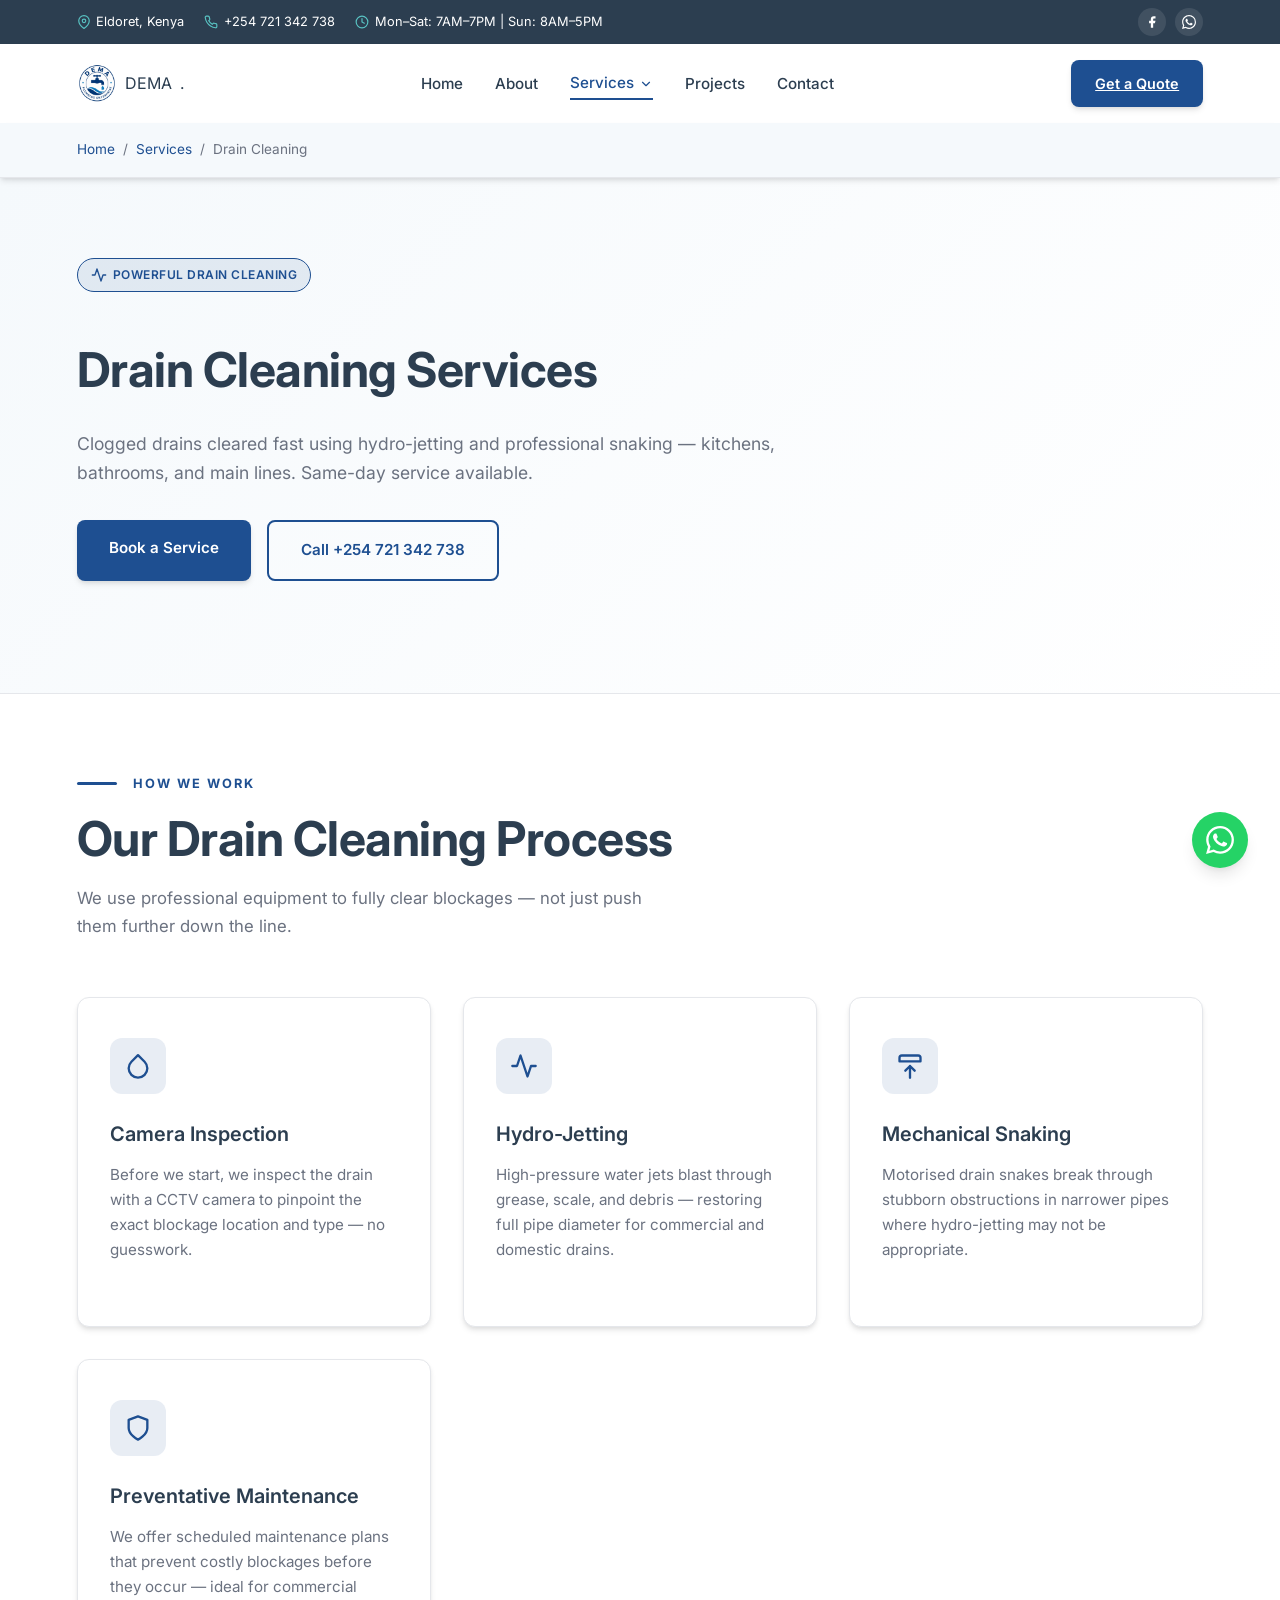
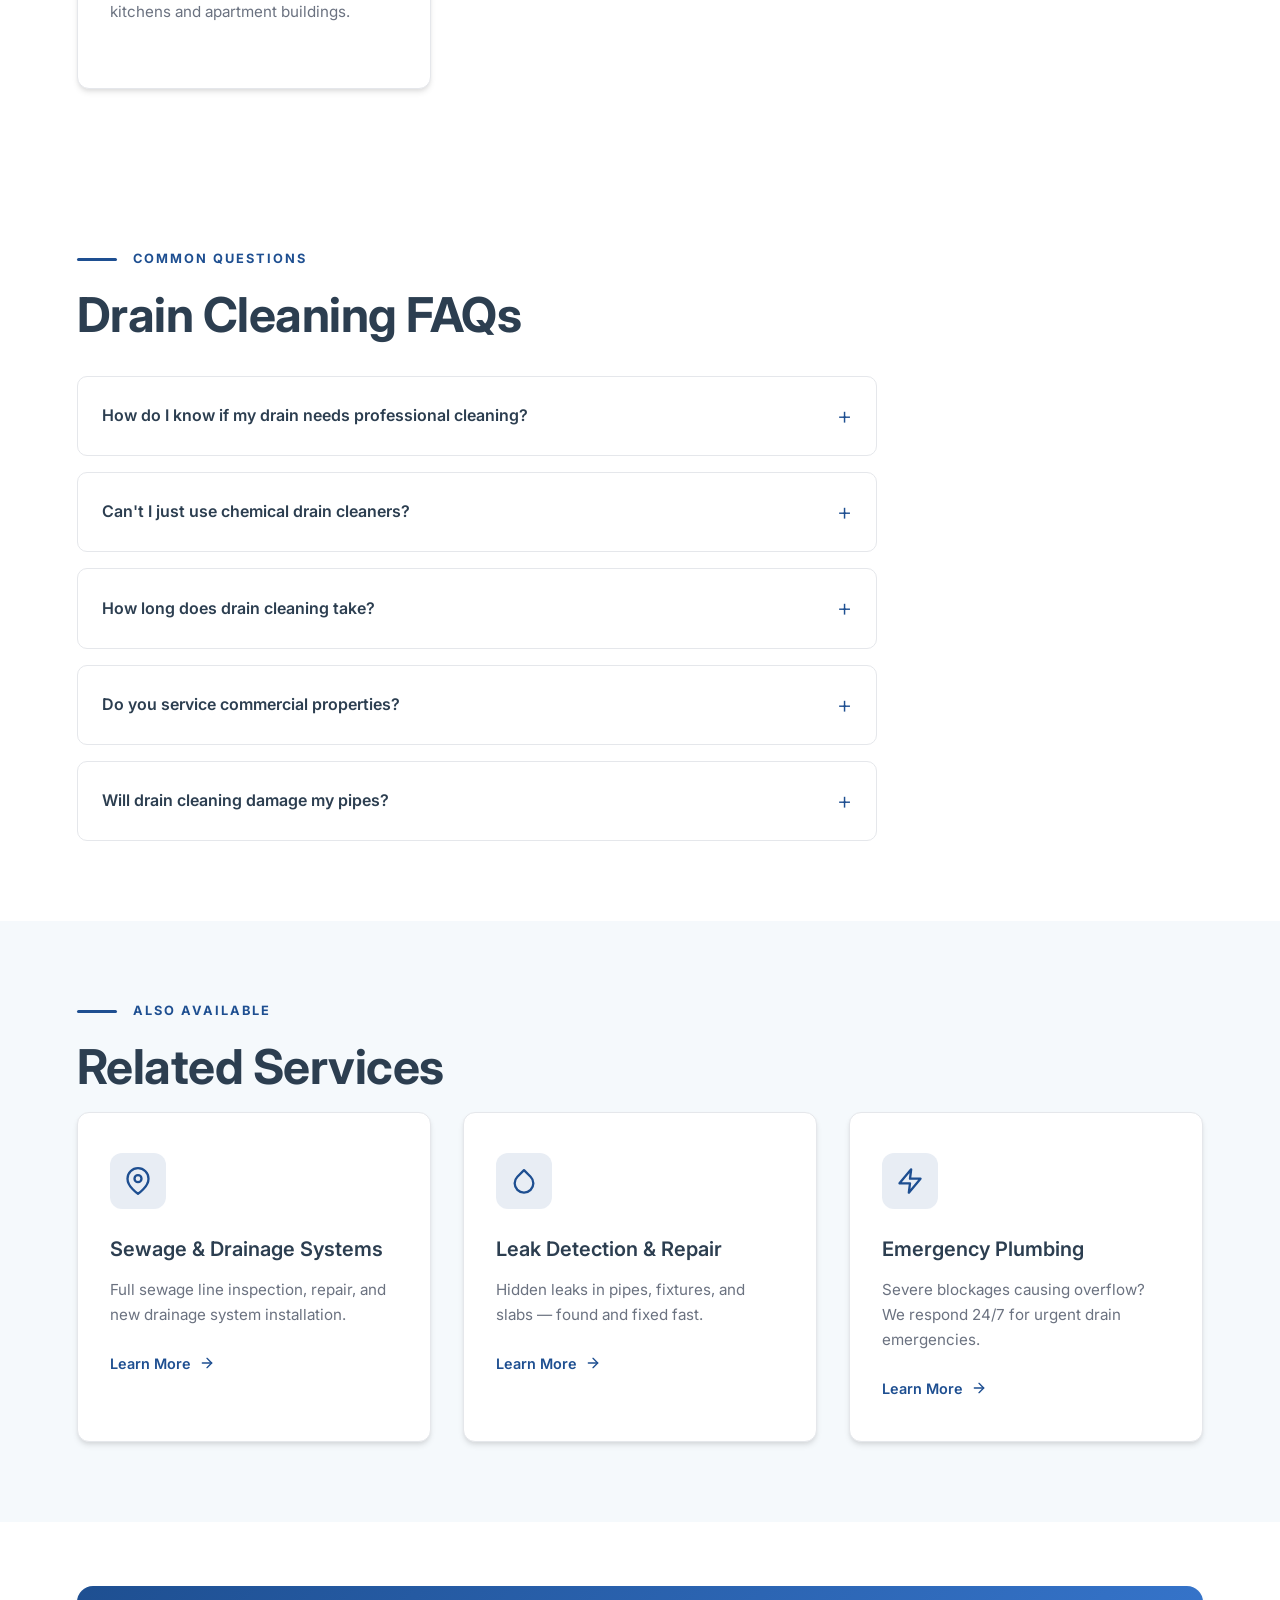
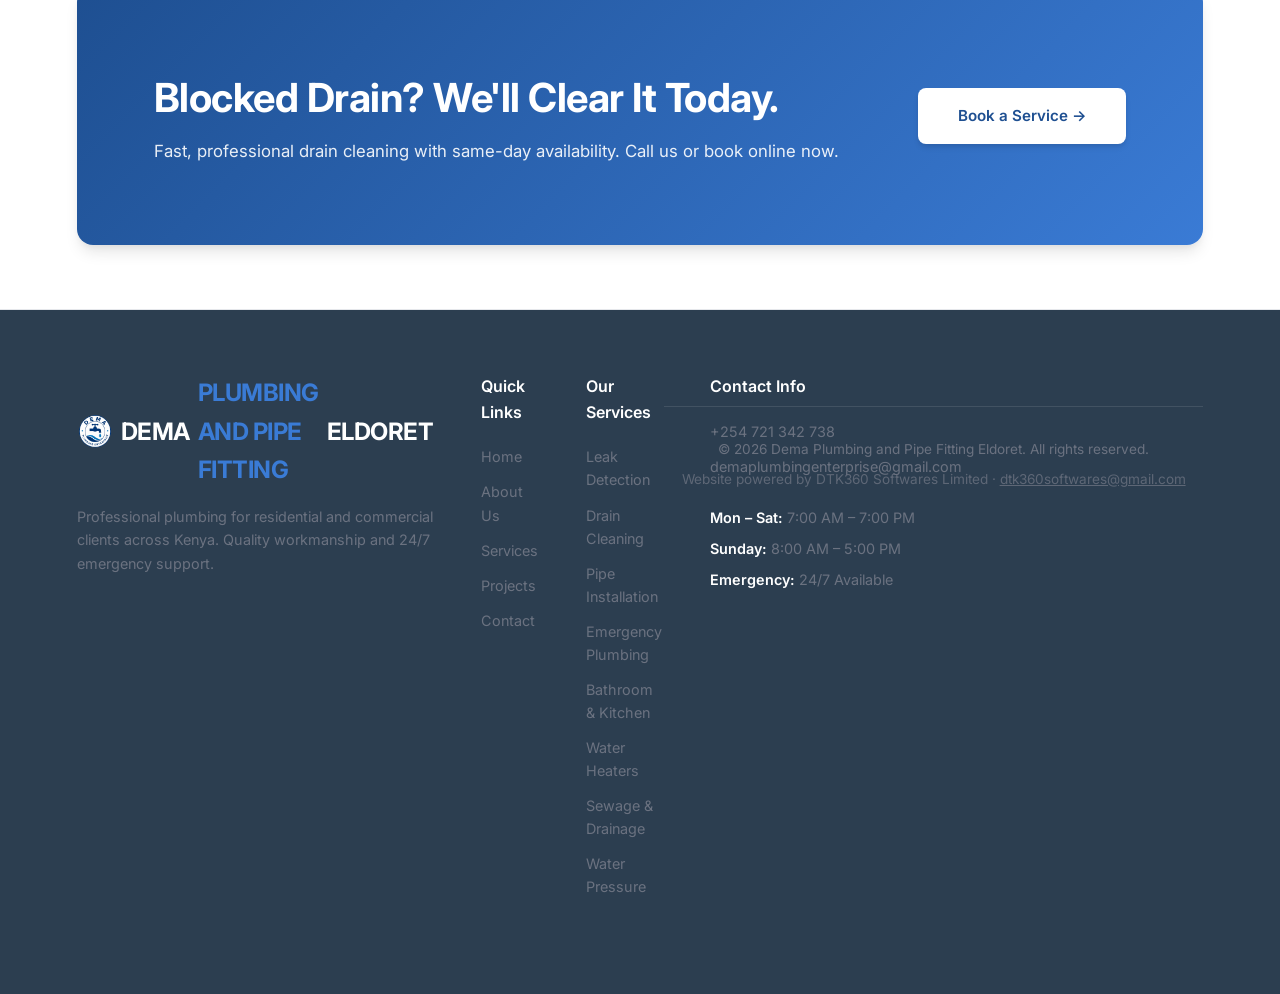
<file: services/drain-cleaning/index.html>
<!DOCTYPE html>
<html lang="en">
<head>
  <meta charset="UTF-8" /><meta name="viewport" content="width=device-width, initial-scale=1.0"/>
  <title>Drain Cleaning - Dema Plumbing and Pipe Fitting Eldoret | Fast &amp; Professional</title>
  <meta name="description" content="Professional drain cleaning in Kenya using hydro-jetting and snaking. We clear kitchen, bathroom, and main-line clogs fast. Book a service today.">
  <meta name="keywords" content="drain cleaning Kenya, hydro jetting, blocked drain, clogged pipe, Eldoret plumber, Dema Plumbing">
  <link rel="canonical" href="https://demaplumbingeld.co.ke/services/drain-cleaning/">
  <meta property="og:title" content="Drain Cleaning - Dema Plumbing"/><meta property="og:description" content="Professional drain cleaning using hydro-jetting and snaking. Fast service across Kenya."/><meta property="og:image" content="https://demaplumbingeld.co.ke/images/hero1.jpg"/><meta property="og:url" content="https://demaplumbingeld.co.ke/services/drain-cleaning/"/><meta property="og:type" content="website"/>
  <meta name="twitter:card" content="summary_large_image"><meta name="twitter:title" content="Drain Cleaning - Dema Plumbing"><meta name="twitter:description" content="Professional drain cleaning using hydro-jetting and snaking. Fast service across Kenya."><meta name="twitter:image" content="https://demaplumbingeld.co.ke/images/hero1.jpg">
  <meta name="theme-color" content="#1E4F91">
  <script type="application/ld+json">{"@context":"https://schema.org","@type":"Service","serviceType":"Drain Cleaning","provider":{"@type":"Plumber","name":"Dema Plumbing and Pipe Fitting Eldoret","telephone":"+254721342738","url":"https://demaplumbingeld.co.ke/"},"areaServed":"Kenya","description":"Professional drain cleaning using hydro-jetting and snaking to clear clogs and restore full flow."}</script>
  <link rel="preconnect" href="https://fonts.googleapis.com"><link rel="preconnect" href="https://fonts.gstatic.com" crossorigin>
  <link rel="preload" href="https://fonts.googleapis.com/css2?family=Inter:wght@400;500;600;700&display=swap" as="style" onload="this.rel='stylesheet'">
  <noscript><link rel="stylesheet" href="https://fonts.googleapis.com/css2?family=Inter:wght@400;500;600;700&display=swap"></noscript>
  <link rel="manifest" href="/manifest.json">
  <link rel="icon" href="../../images/icons/favicon.ico">
  <link rel="icon" href="../../images/icons/favicon-32x32.png" sizes="32x32" type="image/png">
  <link rel="icon" href="../../images/icons/favicon-16x16.png" sizes="16x16" type="image/png">
  <link rel="apple-touch-icon" href="../../images/icons/apple-touch-icon.png">
  <link rel="stylesheet" href="/css/styles.css">
</head>
<body>
  <a href="#main-content" class="skip-nav">Skip to main content</a>
  <div class="top-bar"><div class="top-bar-left"><div class="top-bar-item"><svg viewBox="0 0 24 24" fill="none" stroke="currentColor" stroke-width="2" stroke-linecap="round" stroke-linejoin="round" aria-hidden="true"><path d="M21 10c0 7-9 13-9 13s-9-6-9-13a9 9 0 0 1 18 0z"/><circle cx="12" cy="10" r="3"/></svg><span>Eldoret, Kenya</span></div><div class="top-bar-item"><svg viewBox="0 0 24 24" fill="none" stroke="currentColor" stroke-width="2" stroke-linecap="round" stroke-linejoin="round" aria-hidden="true"><path d="M22 16.92v3a2 2 0 0 1-2.18 2 19.79 19.79 0 0 1-8.63-3.07 19.5 19.5 0 0 1-6-6 19.79 19.79 0 0 1-3.07-8.67A2 2 0 0 1 4.11 2h3a2 2 0 0 1 2 1.72 12.84 12.84 0 0 0 .7 2.81 2 2 0 0 1-.45 2.11L8.09 9.91a16 16 0 0 0 6 6l1.27-1.27a2 2 0 0 1 2.11-.45 12.84 12.84 0 0 0 2.81.7A2 2 0 0 1 22 16.92z"/></svg><span>+254 721 342 738</span></div><div class="top-bar-item"><svg viewBox="0 0 24 24" fill="none" stroke="currentColor" stroke-width="2" stroke-linecap="round" stroke-linejoin="round" aria-hidden="true"><circle cx="12" cy="12" r="10"/><polyline points="12 6 12 12 16 14"/></svg><span>Mon–Sat: 7AM–7PM | Sun: 8AM–5PM</span></div></div><div class="top-bar-right"><div class="top-bar-social"><a href="https://facebook.com/demaplumbing" target="_blank" rel="noopener noreferrer" aria-label="Facebook"><svg viewBox="0 0 24 24" fill="currentColor" aria-hidden="true"><path d="M18 2h-3a5 5 0 0 0-5 5v3H7v4h3v8h4v-8h3l1-4h-4V7a1 1 0 0 1 1-1h3z"/></svg></a><a href="https://wa.me/254721342738" target="_blank" rel="noopener noreferrer" aria-label="WhatsApp"><svg viewBox="0 0 24 24" fill="currentColor" aria-hidden="true"><path d="M17.472 14.382c-.297-.149-1.758-.867-2.03-.967-.273-.099-.471-.148-.67.15-.197.297-.767.966-.94 1.164-.173.199-.347.223-.644.075-.297-.15-1.255-.463-2.39-1.475-.883-.788-1.48-1.761-1.653-2.059-.173-.297-.018-.458.13-.606.134-.133.298-.347.446-.52.149-.174.198-.298.298-.497.099-.198.05-.371-.025-.52-.075-.149-.669-1.612-.916-2.207-.242-.579-.487-.5-.669-.51-.173-.008-.371-.01-.57-.01-.198 0-.52.074-.792.372-.272.297-1.04 1.016-1.04 2.479 0 1.462 1.065 2.875 1.213 3.074.149.198 2.096 3.2 5.077 4.487.709.306 1.262.489 1.694.625.712.227 1.36.195 1.871.118.571-.085 1.758-.719 2.006-1.413.248-.694.248-1.289.173-1.413-.074-.124-.272-.198-.57-.347m-5.421 7.403h-.004a9.87 9.87 0 01-5.031-1.378l-.361-.214-3.741.982.998-3.648-.235-.374a9.86 9.86 0 01-1.51-5.26c.001-5.45 4.436-9.884 9.888-9.884 2.64 0 5.122 1.03 6.988 2.898a9.825 9.825 0 012.893 6.994c-.003 5.45-4.437 9.884-9.885 9.884m8.413-18.297A11.815 11.815 0 0012.05 0C5.495 0 .16 5.335.157 11.892c0 2.096.547 4.142 1.588 5.945L.057 24l6.305-1.654a11.882 11.882 0 005.683 1.448h.005c6.554 0 11.89-5.335 11.893-11.893a11.821 11.821 0 00-3.48-8.413z"/></svg></a></div></div></div>
  <nav>
    <div class="logo"><img src="../../images/logo/logo.png" alt="Dema Plumbing and Pipe Fitting Eldoret Logo" width="40" height="40">DEMA<span>.</span></div>
    <ul class="nav-links">
      <li><a href="../../">Home</a></li><li><a href="../../about/">About</a></li>
      <li class="nav-dropdown"><a href="../" class="active">Services <svg viewBox="0 0 24 24" fill="none" stroke="currentColor" stroke-width="2" stroke-linecap="round" stroke-linejoin="round" aria-hidden="true"><polyline points="6 9 12 15 18 9"/></svg></a>
        <div class="dropdown-menu"><a href="../">All Services</a><a href="/services/leak-detection/">Leak Detection</a><a href="/services/drain-cleaning/" aria-current="page">Drain Cleaning</a><a href="/services/pipe-installation/">Pipe Installation</a><a href="/services/bathroom-kitchen-fitting/">Bathroom &amp; Kitchen</a><a href="/services/water-heaters/">Water Heaters</a><a href="/services/sewage-drainage/">Sewage &amp; Drainage</a><a href="/services/water-pressure/">Water Pressure</a><a href="/services/emergency-plumbing/">Emergency Plumbing</a></div>
      </li>
      <li><a href="../../gallery/">Projects</a></li><li><a href="../../contact/">Contact</a></li>
    </ul>
    <a href="../../contact/" class="nav-cta">Get a Quote</a>
  </nav>
  <main id="main-content">
  <nav class="breadcrumb" aria-label="Breadcrumb"><ol><li><a href="../../">Home</a></li><li><a href="../">Services</a></li><li aria-current="page">Drain Cleaning</li></ol></nav>
  <section class="service-page-hero">
    <div class="service-page-hero-text">
      <div class="hero-badge"><svg viewBox="0 0 24 24" fill="none" stroke="currentColor" stroke-width="2" stroke-linecap="round" stroke-linejoin="round" aria-hidden="true"><path d="M22 12h-4l-3 9L9 3l-3 9H2"/></svg> Powerful Drain Cleaning</div>
      <h1>Drain Cleaning Services</h1>
      <p>Clogged drains cleared fast using hydro-jetting and professional snaking — kitchens, bathrooms, and main lines. Same-day service available.</p>
      <div class="hero-btns"><a href="../../contact/" class="btn-primary">Book a Service</a><a href="tel:+254721342738" class="btn-outline">Call +254 721 342 738</a></div>
    </div>
  </section>
  <section class="service-detail-section">
    <div class="section-label"><span>How We Work</span></div>
    <h2 class="section-title">Our Drain Cleaning Process</h2>
    <p class="section-sub">We use professional equipment to fully clear blockages — not just push them further down the line.</p>
    <div class="services-grid">
      <div class="service-card" data-animate><div class="service-icon"><svg viewBox="0 0 24 24" fill="none" stroke="currentColor" stroke-width="2" stroke-linecap="round" stroke-linejoin="round" aria-hidden="true"><path d="M12 2.69l5.66 5.66a8 8 0 1 1-11.31 0z"/></svg></div><h3>Camera Inspection</h3><p>Before we start, we inspect the drain with a CCTV camera to pinpoint the exact blockage location and type — no guesswork.</p></div>
      <div class="service-card" data-animate><div class="service-icon"><svg viewBox="0 0 24 24" fill="none" stroke="currentColor" stroke-width="2" stroke-linecap="round" stroke-linejoin="round" aria-hidden="true"><path d="M22 12h-4l-3 9L9 3l-3 9H2"/></svg></div><h3>Hydro-Jetting</h3><p>High-pressure water jets blast through grease, scale, and debris — restoring full pipe diameter for commercial and domestic drains.</p></div>
      <div class="service-card" data-animate><div class="service-icon"><svg viewBox="0 0 24 24" fill="none" stroke="currentColor" stroke-width="2" stroke-linecap="round" stroke-linejoin="round" aria-hidden="true"><path d="M12 22V12m0 0l-4 4m4-4l4 4M5 3h14a2 2 0 0 1 2 2v3H3V5a2 2 0 0 1 2-2z"/></svg></div><h3>Mechanical Snaking</h3><p>Motorised drain snakes break through stubborn obstructions in narrower pipes where hydro-jetting may not be appropriate.</p></div>
      <div class="service-card" data-animate><div class="service-icon"><svg viewBox="0 0 24 24" fill="none" stroke="currentColor" stroke-width="2" stroke-linecap="round" stroke-linejoin="round" aria-hidden="true"><path d="M12 22s8-4 8-10V5l-8-3-8 3v7c0 6 8 10 8 10z"/></svg></div><h3>Preventative Maintenance</h3><p>We offer scheduled maintenance plans that prevent costly blockages before they occur — ideal for commercial kitchens and apartment buildings.</p></div>
    </div>
  </section>
  <section class="faq-section">
    <div class="section-label"><span>Common Questions</span></div>
    <h2 class="section-title">Drain Cleaning FAQs</h2>
    <div class="faq-list">
      <details class="faq-item"><summary>How do I know if my drain needs professional cleaning?</summary><p>Slow draining, gurgling sounds, bad odours from drains, or water backing up are all signs of a developing blockage. It's better to act early before a partial clog becomes a full blockage.</p></details>
      <details class="faq-item"><summary>Can't I just use chemical drain cleaners?</summary><p>Chemical cleaners damage pipes over time and rarely fully clear blockages. Professional hydro-jetting removes the entire clog and cleans the pipe walls — a far more effective and pipe-safe solution.</p></details>
      <details class="faq-item"><summary>How long does drain cleaning take?</summary><p>Most residential drain clears take 30–90 minutes. Main line or commercial drain jobs may take 2–4 hours depending on the extent of the blockage.</p></details>
      <details class="faq-item"><summary>Do you service commercial properties?</summary><p>Yes. We regularly service commercial kitchens, restaurants, office buildings, and apartment complexes. We can also set up scheduled maintenance contracts.</p></details>
      <details class="faq-item"><summary>Will drain cleaning damage my pipes?</summary><p>No — our equipment is calibrated for the pipe type and diameter. Hydro-jetting pressure is adjusted based on the pipe material to prevent damage.</p></details>
    </div>
  </section>
  <section class="related-services-section">
    <div class="section-label"><span>Also Available</span></div>
    <h2 class="section-title">Related Services</h2>
    <div class="services-grid">
      <div class="service-card" data-animate><div class="service-icon"><svg viewBox="0 0 24 24" fill="none" stroke="currentColor" stroke-width="2" stroke-linecap="round" stroke-linejoin="round" aria-hidden="true"><path d="M21 10c0 7-9 13-9 13s-9-6-9-13a9 9 0 0 1 18 0z"/><circle cx="12" cy="10" r="3"/></svg></div><h3>Sewage &amp; Drainage Systems</h3><p>Full sewage line inspection, repair, and new drainage system installation.</p><a href="/services/sewage-drainage/" class="service-learn-more">Learn More <svg viewBox="0 0 24 24" fill="none" stroke="currentColor" stroke-width="2" stroke-linecap="round" stroke-linejoin="round" aria-hidden="true"><line x1="5" y1="12" x2="19" y2="12"/><polyline points="12 5 19 12 12 19"/></svg></a></div>
      <div class="service-card" data-animate><div class="service-icon"><svg viewBox="0 0 24 24" fill="none" stroke="currentColor" stroke-width="2" stroke-linecap="round" stroke-linejoin="round" aria-hidden="true"><path d="M12 2.69l5.66 5.66a8 8 0 1 1-11.31 0z"/></svg></div><h3>Leak Detection &amp; Repair</h3><p>Hidden leaks in pipes, fixtures, and slabs — found and fixed fast.</p><a href="/services/leak-detection/" class="service-learn-more">Learn More <svg viewBox="0 0 24 24" fill="none" stroke="currentColor" stroke-width="2" stroke-linecap="round" stroke-linejoin="round" aria-hidden="true"><line x1="5" y1="12" x2="19" y2="12"/><polyline points="12 5 19 12 12 19"/></svg></a></div>
      <div class="service-card" data-animate><div class="service-icon"><svg viewBox="0 0 24 24" fill="none" stroke="currentColor" stroke-width="2" stroke-linecap="round" stroke-linejoin="round" aria-hidden="true"><path d="M13 2L3 14h9l-1 8 10-12h-9l1-8z"/></svg></div><h3>Emergency Plumbing</h3><p>Severe blockages causing overflow? We respond 24/7 for urgent drain emergencies.</p><a href="/services/emergency-plumbing/" class="service-learn-more">Learn More <svg viewBox="0 0 24 24" fill="none" stroke="currentColor" stroke-width="2" stroke-linecap="round" stroke-linejoin="round" aria-hidden="true"><line x1="5" y1="12" x2="19" y2="12"/><polyline points="12 5 19 12 12 19"/></svg></a></div>
    </div>
  </section>
  <section class="cta-section"><div><h2>Blocked Drain? We'll Clear It Today.</h2><p>Fast, professional drain cleaning with same-day availability. Call us or book online now.</p></div><a href="../../contact/" class="btn-dark">Book a Service &rarr;</a></section>
  </main>
  <a href="https://wa.me/254721342738" class="wa-float" target="_blank" rel="noopener noreferrer" aria-label="Chat on WhatsApp"><svg viewBox="0 0 24 24" fill="currentColor" aria-hidden="true"><path d="M17.472 14.382c-.297-.149-1.758-.867-2.03-.967-.273-.099-.471-.148-.67.15-.197.297-.767.966-.94 1.164-.173.199-.347.223-.644.075-.297-.15-1.255-.463-2.39-1.475-.883-.788-1.48-1.761-1.653-2.059-.173-.297-.018-.458.13-.606.134-.133.298-.347.446-.52.149-.174.198-.298.298-.497.099-.198.05-.371-.025-.52-.075-.149-.669-1.612-.916-2.207-.242-.579-.487-.5-.669-.51-.173-.008-.371-.01-.57-.01-.198 0-.52.074-.792.372-.272.297-1.04 1.016-1.04 2.479 0 1.462 1.065 2.875 1.213 3.074.149.198 2.096 3.2 5.077 4.487.709.306 1.262.489 1.694.625.712.227 1.36.195 1.871.118.571-.085 1.758-.719 2.006-1.413.248-.694.248-1.289.173-1.413-.074-.124-.272-.198-.57-.347m-5.421 7.403h-.004a9.87 9.87 0 01-5.031-1.378l-.361-.214-3.741.982.998-3.648-.235-.374a9.86 9.86 0 01-1.51-5.26c.001-5.45 4.436-9.884 9.888-9.884 2.64 0 5.122 1.03 6.988 2.898a9.825 9.825 0 012.893 6.994c-.003 5.45-4.437 9.884-9.885 9.884m8.413-18.297A11.815 11.815 0 0012.05 0C5.495 0 .16 5.335.157 11.892c0 2.096.547 4.142 1.588 5.945L.057 24l6.305-1.654a11.882 11.882 0 005.683 1.448h.005c6.554 0 11.89-5.335 11.893-11.893a11.821 11.821 0 00-3.48-8.413z"/></svg></a>
  <footer><div class="footer-grid"><div><div class="footer-logo"><img src="../../images/logo/logo.png" alt="Dema Plumbing and Pipe Fitting Eldoret Logo" width="36" height="36">DEMA <span>PLUMBING AND PIPE FITTING</span> ELDORET</div><p class="footer-copy">Professional plumbing for residential and commercial clients across Kenya. Quality workmanship and 24/7 emergency support.</p></div><div class="footer-links"><h4>Quick Links</h4><a href="../../">Home</a><a href="../../about/">About Us</a><a href="../">Services</a><a href="../../gallery/">Projects</a><a href="../../contact/">Contact</a></div><div class="footer-links"><h4>Our Services</h4><a href="/services/leak-detection/">Leak Detection</a><a href="/services/drain-cleaning/">Drain Cleaning</a><a href="/services/pipe-installation/">Pipe Installation</a><a href="/services/emergency-plumbing/">Emergency Plumbing</a><a href="/services/bathroom-kitchen-fitting/">Bathroom &amp; Kitchen</a><a href="/services/water-heaters/">Water Heaters</a><a href="/services/sewage-drainage/">Sewage &amp; Drainage</a><a href="/services/water-pressure/">Water Pressure</a></div><div class="footer-links"><h4>Contact Info</h4><a href="tel:+254721342738">+254 721 342 738</a><a href="mailto:demaplumbingenterprise@gmail.com">demaplumbingenterprise@gmail.com</a><div class="footer-working-hours"><p><strong>Mon – Sat:</strong> 7:00 AM – 7:00 PM</p><p><strong>Sunday:</strong> 8:00 AM – 5:00 PM</p><p><strong>Emergency:</strong> 24/7 Available</p></div></div></div><div class="footer-bottom"><p>&copy; 2026 Dema Plumbing and Pipe Fitting Eldoret. All rights reserved.</p>
<p class="footer-credit">Website powered by DTK360 Softwares Limited &middot; <a href="mailto:dtk360softwares@gmail.com">dtk360softwares@gmail.com</a></p></div></footer>
  <script src="/js/main.js" defer></script>
</body>
</html>
</file>
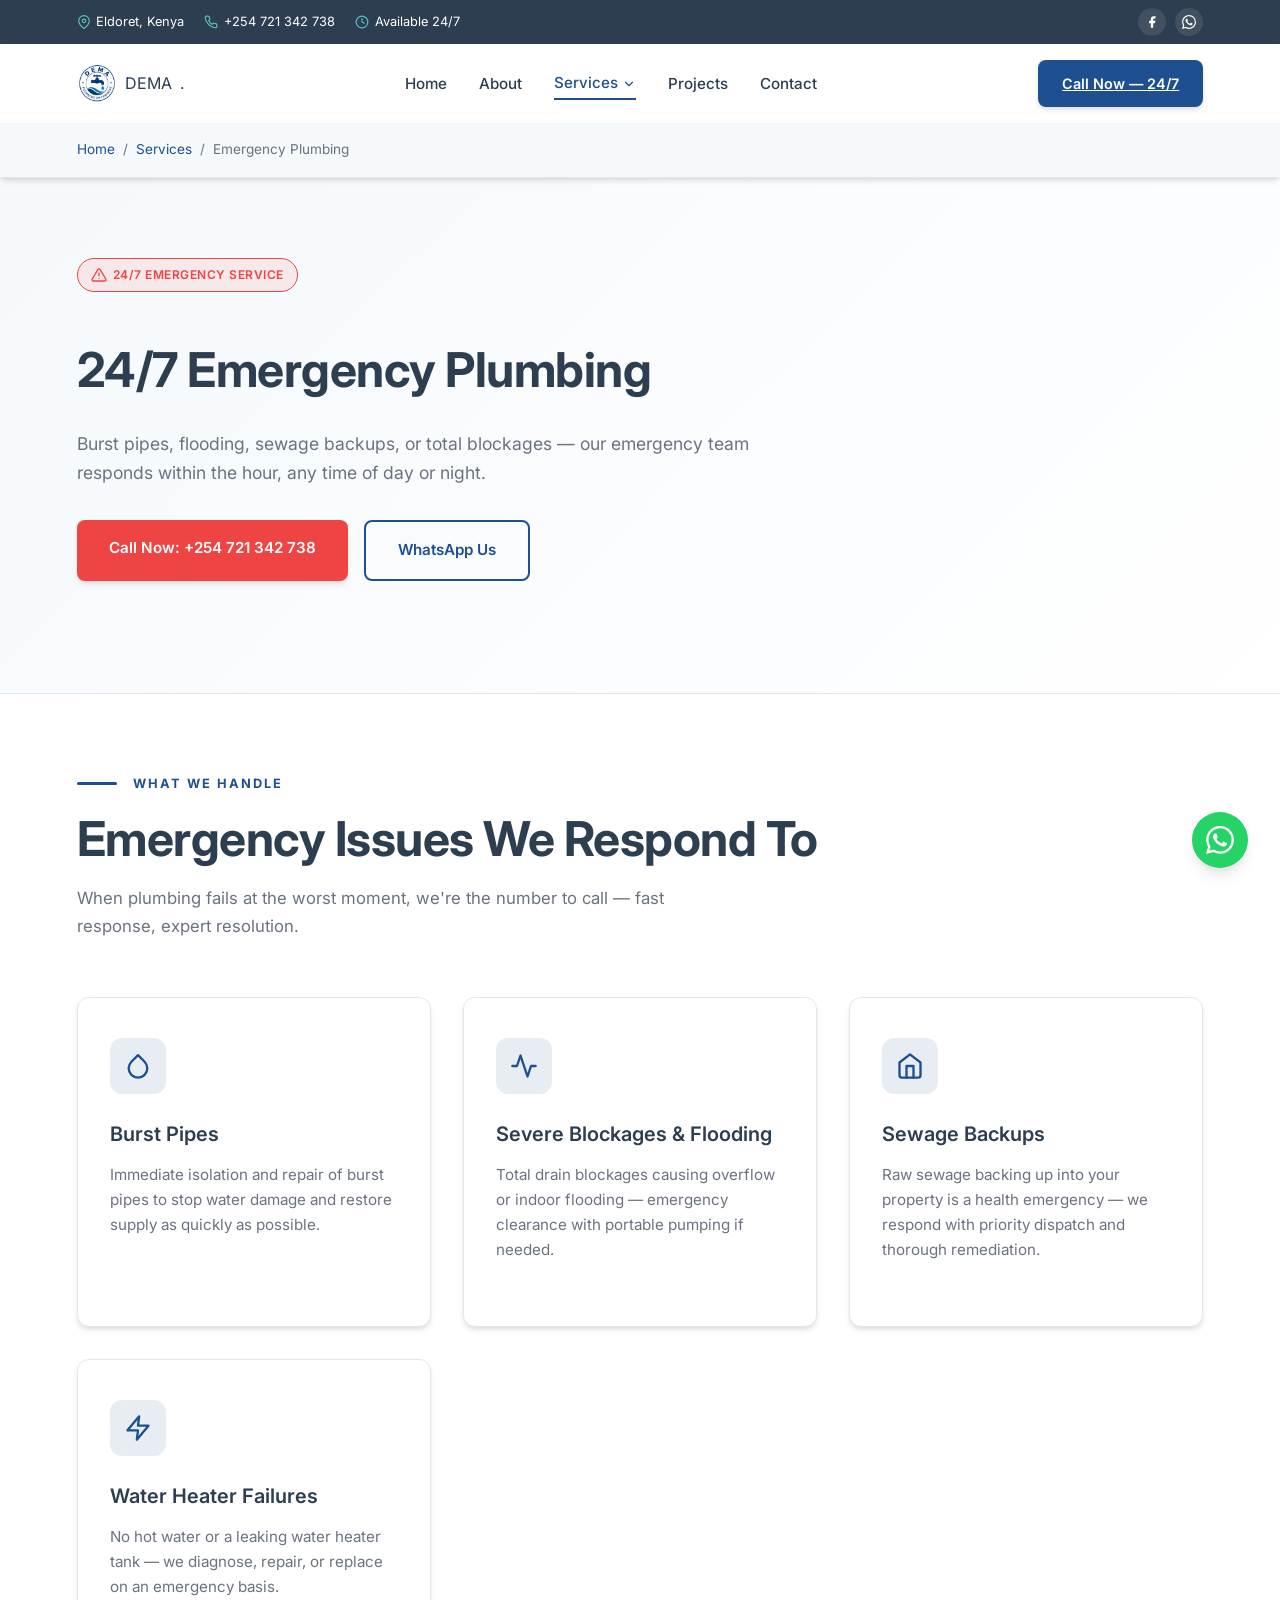
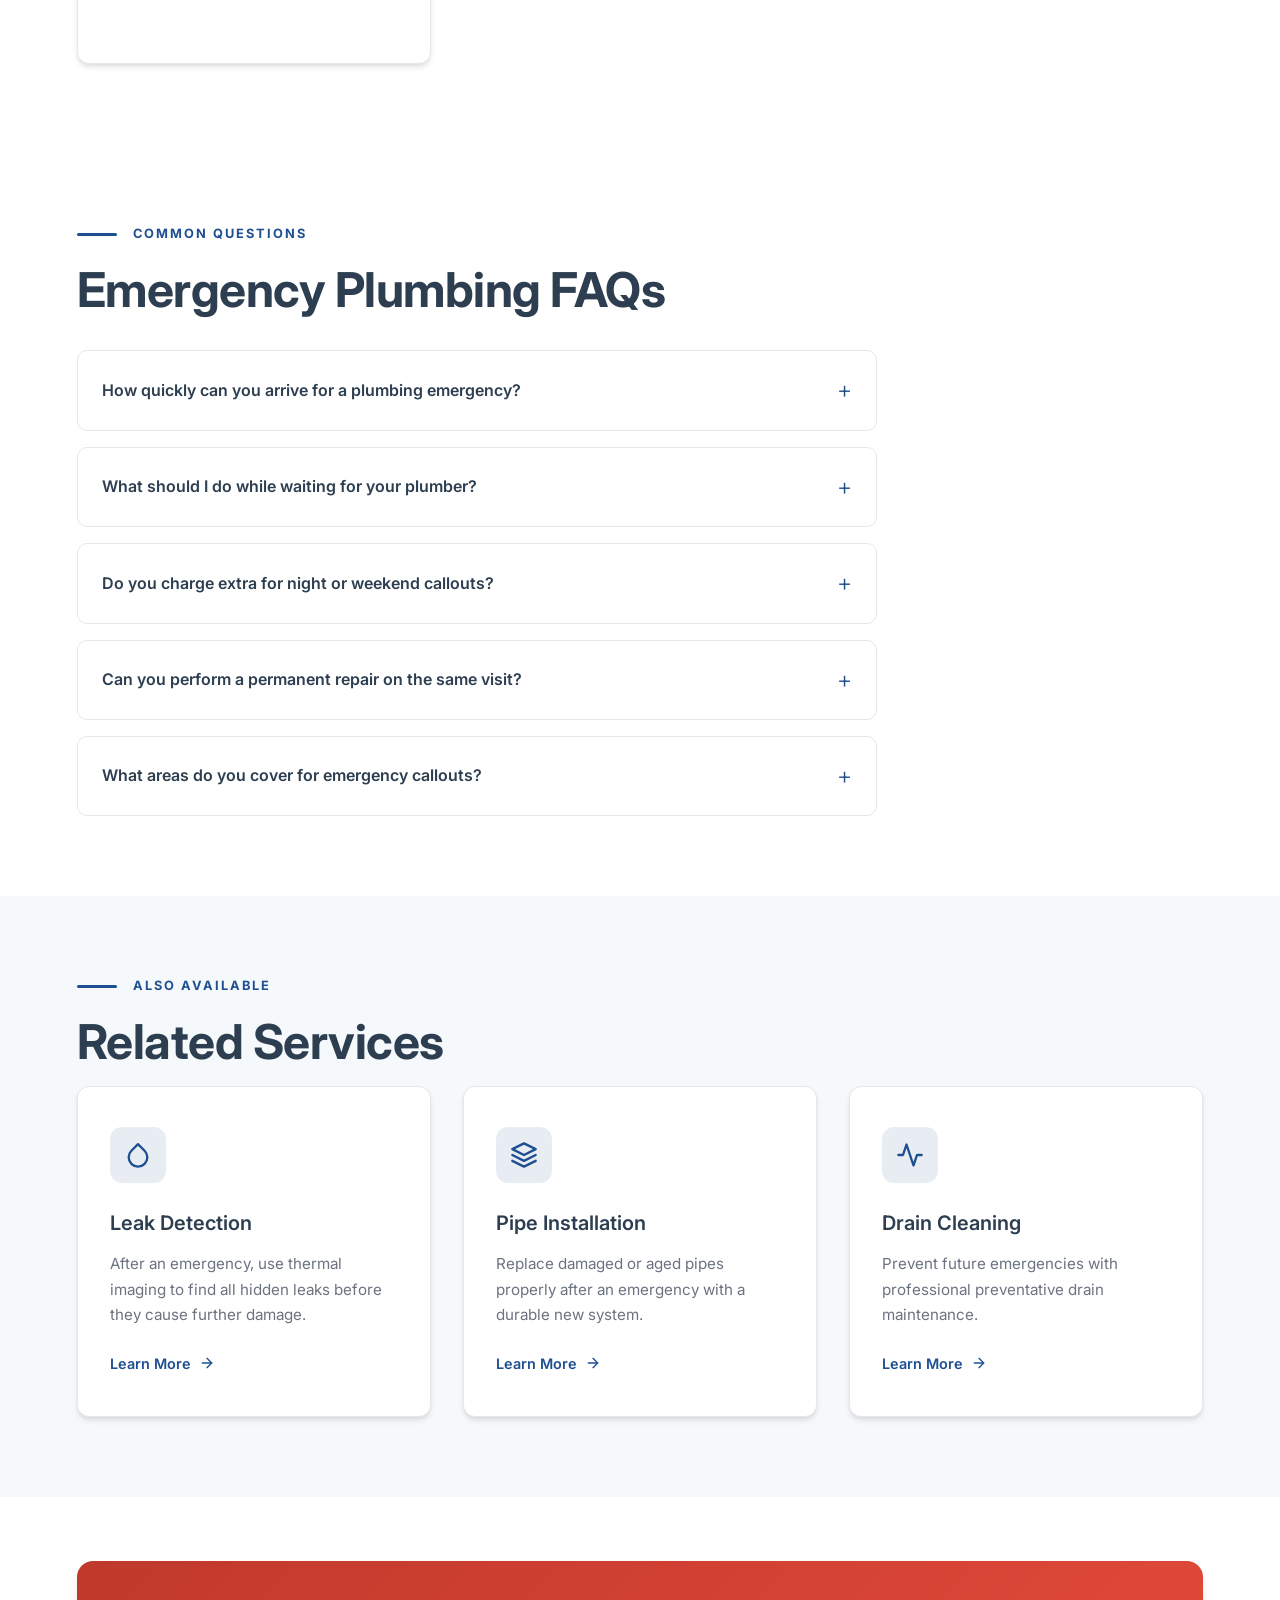
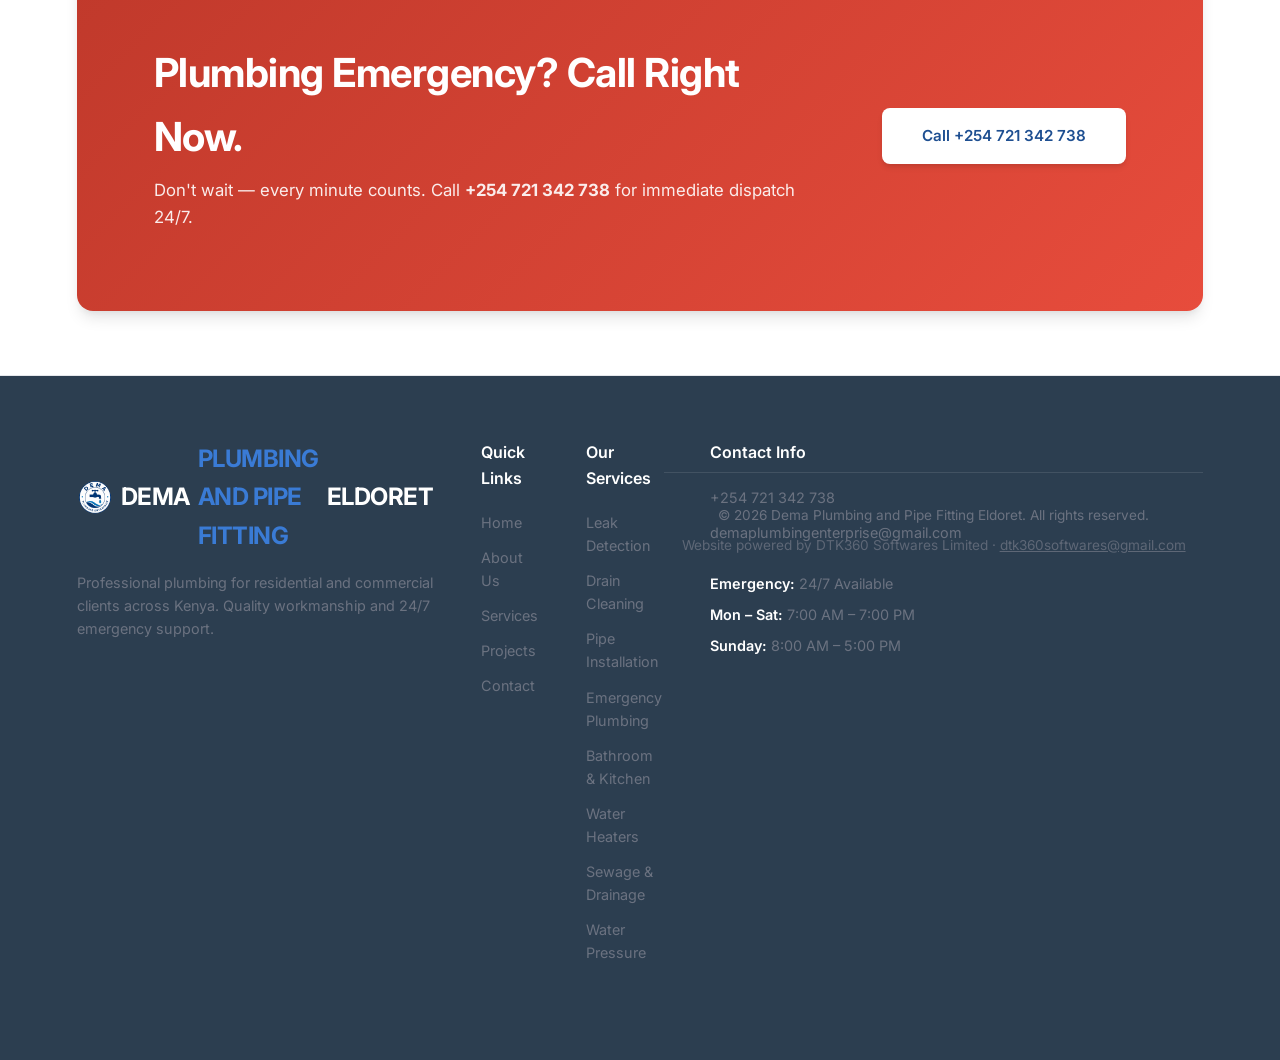
<file: services/emergency-plumbing/index.html>
<!DOCTYPE html>
<html lang="en">
<head>
  <meta charset="UTF-8"/><meta name="viewport" content="width=device-width, initial-scale=1.0"/>
  <title>24/7 Emergency Plumbing - Dema Plumbing and Pipe Fitting Eldoret | Immediate Response Kenya</title>
  <meta name="description" content="24/7 emergency plumbing in Kenya. We respond within the hour to burst pipes, flooding, sewage backups, and total blockages. Call +254 721 342 738 now.">
  <meta name="keywords" content="emergency plumber Kenya, 24/7 plumbing, burst pipe, flooding plumber, urgent plumbing, Eldoret emergency plumber, Dema Plumbing">
  <link rel="canonical" href="https://demaplumbingeld.co.ke/services/emergency-plumbing/">
  <meta property="og:title" content="24/7 Emergency Plumbing - Dema Plumbing"/><meta property="og:description" content="24/7 emergency plumbing response in Kenya. Burst pipes, flooding, blockages — we respond within the hour."/><meta property="og:image" content="https://demaplumbingeld.co.ke/images/hero1.jpg"/><meta property="og:url" content="https://demaplumbingeld.co.ke/services/emergency-plumbing/"/><meta property="og:type" content="website"/>
  <meta name="twitter:card" content="summary_large_image"><meta name="twitter:title" content="24/7 Emergency Plumbing - Dema Plumbing"><meta name="twitter:description" content="24/7 emergency plumbing response in Kenya. Burst pipes, flooding, blockages — we respond within the hour."><meta name="twitter:image" content="https://demaplumbingeld.co.ke/images/hero1.jpg">
  <meta name="theme-color" content="#1E4F91">
  <script type="application/ld+json">{"@context":"https://schema.org","@type":"Service","serviceType":"Emergency Plumbing","provider":{"@type":"Plumber","name":"Dema Plumbing and Pipe Fitting Eldoret","telephone":"+254721342738","url":"https://demaplumbingeld.co.ke/"},"areaServed":"Kenya","availableChannel":{"@type":"ServiceChannel","serviceUrl":"tel:+254721342738","availableLanguage":"English"}}</script>
  <link rel="preconnect" href="https://fonts.googleapis.com"><link rel="preconnect" href="https://fonts.gstatic.com" crossorigin>
  <link rel="preload" href="https://fonts.googleapis.com/css2?family=Inter:wght@400;500;600;700&display=swap" as="style" onload="this.rel='stylesheet'">
  <noscript><link rel="stylesheet" href="https://fonts.googleapis.com/css2?family=Inter:wght@400;500;600;700&display=swap"></noscript>
  <link rel="manifest" href="/manifest.json">
  <link rel="icon" href="../../images/icons/favicon.ico">
  <link rel="icon" href="../../images/icons/favicon-32x32.png" sizes="32x32" type="image/png">
  <link rel="icon" href="../../images/icons/favicon-16x16.png" sizes="16x16" type="image/png">
  <link rel="apple-touch-icon" href="../../images/icons/apple-touch-icon.png">
  <link rel="stylesheet" href="/css/styles.css">
</head>
<body>
  <a href="#main-content" class="skip-nav">Skip to main content</a>
  <div class="top-bar"><div class="top-bar-left"><div class="top-bar-item"><svg viewBox="0 0 24 24" fill="none" stroke="currentColor" stroke-width="2" stroke-linecap="round" stroke-linejoin="round" aria-hidden="true"><path d="M21 10c0 7-9 13-9 13s-9-6-9-13a9 9 0 0 1 18 0z"/><circle cx="12" cy="10" r="3"/></svg><span>Eldoret, Kenya</span></div><div class="top-bar-item"><svg viewBox="0 0 24 24" fill="none" stroke="currentColor" stroke-width="2" stroke-linecap="round" stroke-linejoin="round" aria-hidden="true"><path d="M22 16.92v3a2 2 0 0 1-2.18 2 19.79 19.79 0 0 1-8.63-3.07 19.5 19.5 0 0 1-6-6 19.79 19.79 0 0 1-3.07-8.67A2 2 0 0 1 4.11 2h3a2 2 0 0 1 2 1.72 12.84 12.84 0 0 0 .7 2.81 2 2 0 0 1-.45 2.11L8.09 9.91a16 16 0 0 0 6 6l1.27-1.27a2 2 0 0 1 2.11-.45 12.84 12.84 0 0 0 2.81.7A2 2 0 0 1 22 16.92z"/></svg><span>+254 721 342 738</span></div><div class="top-bar-item"><svg viewBox="0 0 24 24" fill="none" stroke="currentColor" stroke-width="2" stroke-linecap="round" stroke-linejoin="round" aria-hidden="true"><circle cx="12" cy="12" r="10"/><polyline points="12 6 12 12 16 14"/></svg><span>Available 24/7</span></div></div><div class="top-bar-right"><div class="top-bar-social"><a href="https://facebook.com/demaplumbing" target="_blank" rel="noopener noreferrer" aria-label="Facebook"><svg viewBox="0 0 24 24" fill="currentColor" aria-hidden="true"><path d="M18 2h-3a5 5 0 0 0-5 5v3H7v4h3v8h4v-8h3l1-4h-4V7a1 1 0 0 1 1-1h3z"/></svg></a><a href="https://wa.me/254721342738" target="_blank" rel="noopener noreferrer" aria-label="WhatsApp"><svg viewBox="0 0 24 24" fill="currentColor" aria-hidden="true"><path d="M17.472 14.382c-.297-.149-1.758-.867-2.03-.967-.273-.099-.471-.148-.67.15-.197.297-.767.966-.94 1.164-.173.199-.347.223-.644.075-.297-.15-1.255-.463-2.39-1.475-.883-.788-1.48-1.761-1.653-2.059-.173-.297-.018-.458.13-.606.134-.133.298-.347.446-.52.149-.174.198-.298.298-.497.099-.198.05-.371-.025-.52-.075-.149-.669-1.612-.916-2.207-.242-.579-.487-.5-.669-.51-.173-.008-.371-.01-.57-.01-.198 0-.52.074-.792.372-.272.297-1.04 1.016-1.04 2.479 0 1.462 1.065 2.875 1.213 3.074.149.198 2.096 3.2 5.077 4.487.709.306 1.262.489 1.694.625.712.227 1.36.195 1.871.118.571-.085 1.758-.719 2.006-1.413.248-.694.248-1.289.173-1.413-.074-.124-.272-.198-.57-.347m-5.421 7.403h-.004a9.87 9.87 0 01-5.031-1.378l-.361-.214-3.741.982.998-3.648-.235-.374a9.86 9.86 0 01-1.51-5.26c.001-5.45 4.436-9.884 9.888-9.884 2.64 0 5.122 1.03 6.988 2.898a9.825 9.825 0 012.893 6.994c-.003 5.45-4.437 9.884-9.885 9.884m8.413-18.297A11.815 11.815 0 0012.05 0C5.495 0 .16 5.335.157 11.892c0 2.096.547 4.142 1.588 5.945L.057 24l6.305-1.654a11.882 11.882 0 005.683 1.448h.005c6.554 0 11.89-5.335 11.893-11.893a11.821 11.821 0 00-3.48-8.413z"/></svg></a></div></div></div>
  <nav><div class="logo"><img src="../../images/logo/logo.png" alt="Dema Plumbing and Pipe Fitting Eldoret Logo" width="40" height="40">DEMA<span>.</span></div>
    <ul class="nav-links"><li><a href="../../">Home</a></li><li><a href="../../about/">About</a></li><li class="nav-dropdown"><a href="../" class="active">Services <svg viewBox="0 0 24 24" fill="none" stroke="currentColor" stroke-width="2" stroke-linecap="round" stroke-linejoin="round" aria-hidden="true"><polyline points="6 9 12 15 18 9"/></svg></a><div class="dropdown-menu"><a href="../">All Services</a><a href="/services/leak-detection/">Leak Detection</a><a href="/services/drain-cleaning/">Drain Cleaning</a><a href="/services/pipe-installation/">Pipe Installation</a><a href="/services/bathroom-kitchen-fitting/">Bathroom &amp; Kitchen</a><a href="/services/water-heaters/">Water Heaters</a><a href="/services/sewage-drainage/">Sewage &amp; Drainage</a><a href="/services/water-pressure/">Water Pressure</a><a href="/services/emergency-plumbing/" aria-current="page">Emergency Plumbing</a></div></li><li><a href="../../gallery/">Projects</a></li><li><a href="../../contact/">Contact</a></li></ul>
    <a href="tel:+254721342738" class="nav-cta">Call Now — 24/7</a>
  </nav>
  <main id="main-content">
  <nav class="breadcrumb" aria-label="Breadcrumb"><ol><li><a href="../../">Home</a></li><li><a href="../">Services</a></li><li aria-current="page">Emergency Plumbing</li></ol></nav>
  <section class="service-page-hero"><div class="service-page-hero-text">
    <div class="hero-badge" style="background:rgba(239,68,68,0.1);border-color:#EF4444;color:#EF4444;"><svg viewBox="0 0 24 24" fill="none" stroke="currentColor" stroke-width="2" stroke-linecap="round" stroke-linejoin="round" aria-hidden="true"><path d="M10.29 3.86L1.82 18a2 2 0 0 0 1.71 3h16.94a2 2 0 0 0 1.71-3L13.71 3.86a2 2 0 0 0-3.42 0z"/><line x1="12" y1="9" x2="12" y2="13"/><line x1="12" y1="17" x2="12.01" y2="17"/></svg> 24/7 Emergency Service</div>
    <h1>24/7 Emergency Plumbing</h1>
    <p>Burst pipes, flooding, sewage backups, or total blockages — our emergency team responds within the hour, any time of day or night.</p>
    <div class="hero-btns"><a href="tel:+254721342738" class="btn-primary" style="background:#EF4444;">Call Now: +254 721 342 738</a><a href="https://wa.me/254721342738" class="btn-outline" target="_blank" rel="noopener noreferrer">WhatsApp Us</a></div>
  </div></section>
  <section class="service-detail-section">
    <div class="section-label"><span>What We Handle</span></div>
    <h2 class="section-title">Emergency Issues We Respond To</h2>
    <p class="section-sub">When plumbing fails at the worst moment, we're the number to call — fast response, expert resolution.</p>
    <div class="services-grid">
      <div class="service-card" data-animate><div class="service-icon"><svg viewBox="0 0 24 24" fill="none" stroke="currentColor" stroke-width="2" stroke-linecap="round" stroke-linejoin="round" aria-hidden="true"><path d="M12 2.69l5.66 5.66a8 8 0 1 1-11.31 0z"/></svg></div><h3>Burst Pipes</h3><p>Immediate isolation and repair of burst pipes to stop water damage and restore supply as quickly as possible.</p></div>
      <div class="service-card" data-animate><div class="service-icon"><svg viewBox="0 0 24 24" fill="none" stroke="currentColor" stroke-width="2" stroke-linecap="round" stroke-linejoin="round" aria-hidden="true"><path d="M22 12h-4l-3 9L9 3l-3 9H2"/></svg></div><h3>Severe Blockages &amp; Flooding</h3><p>Total drain blockages causing overflow or indoor flooding — emergency clearance with portable pumping if needed.</p></div>
      <div class="service-card" data-animate><div class="service-icon"><svg viewBox="0 0 24 24" fill="none" stroke="currentColor" stroke-width="2" stroke-linecap="round" stroke-linejoin="round" aria-hidden="true"><path d="M3 9l9-7 9 7v11a2 2 0 0 1-2 2H5a2 2 0 0 1-2-2z"/><polyline points="9 22 9 12 15 12 15 22"/></svg></div><h3>Sewage Backups</h3><p>Raw sewage backing up into your property is a health emergency — we respond with priority dispatch and thorough remediation.</p></div>
      <div class="service-card" data-animate><div class="service-icon"><svg viewBox="0 0 24 24" fill="none" stroke="currentColor" stroke-width="2" stroke-linecap="round" stroke-linejoin="round" aria-hidden="true"><path d="M13 2L3 14h9l-1 8 10-12h-9l1-8z"/></svg></div><h3>Water Heater Failures</h3><p>No hot water or a leaking water heater tank — we diagnose, repair, or replace on an emergency basis.</p></div>
    </div>
  </section>
  <section class="faq-section"><div class="section-label"><span>Common Questions</span></div><h2 class="section-title">Emergency Plumbing FAQs</h2><div class="faq-list">
    <details class="faq-item"><summary>How quickly can you arrive for a plumbing emergency?</summary><p>We aim to respond within 60 minutes for calls in Eldoret and surrounding areas. Response times to other regions may vary — call us and we'll give you an honest ETA immediately.</p></details>
    <details class="faq-item"><summary>What should I do while waiting for your plumber?</summary><p>Turn off the mains water stopcock to limit flooding. If it's an electrical hazard, turn off power at the fuse box. Don't attempt to repair burst or high-pressure pipes yourself.</p></details>
    <details class="faq-item"><summary>Do you charge extra for night or weekend callouts?</summary><p>We charge transparent emergency rates which we'll quote before any work begins. There are no hidden surcharges — the price we state is what you pay.</p></details>
    <details class="faq-item"><summary>Can you perform a permanent repair on the same visit?</summary><p>In most cases, yes. We carry common parts and materials on our emergency vehicles. Some complex repairs may require a return visit with specialist parts, but we will always secure the situation before leaving.</p></details>
    <details class="faq-item"><summary>What areas do you cover for emergency callouts?</summary><p>We cover Eldoret, Kisumu, Kisii, Homa Bay, Migori, Siaya, Nandi Hills, Kapsabet, and surrounding towns. Call us to confirm coverage for your specific location.</p></details>
  </div></section>
  <section class="related-services-section"><div class="section-label"><span>Also Available</span></div><h2 class="section-title">Related Services</h2><div class="services-grid">
    <div class="service-card" data-animate><div class="service-icon"><svg viewBox="0 0 24 24" fill="none" stroke="currentColor" stroke-width="2" stroke-linecap="round" stroke-linejoin="round" aria-hidden="true"><path d="M12 2.69l5.66 5.66a8 8 0 1 1-11.31 0z"/></svg></div><h3>Leak Detection</h3><p>After an emergency, use thermal imaging to find all hidden leaks before they cause further damage.</p><a href="/services/leak-detection/" class="service-learn-more">Learn More <svg viewBox="0 0 24 24" fill="none" stroke="currentColor" stroke-width="2" stroke-linecap="round" stroke-linejoin="round" aria-hidden="true"><line x1="5" y1="12" x2="19" y2="12"/><polyline points="12 5 19 12 12 19"/></svg></a></div>
    <div class="service-card" data-animate><div class="service-icon"><svg viewBox="0 0 24 24" fill="none" stroke="currentColor" stroke-width="2" stroke-linecap="round" stroke-linejoin="round" aria-hidden="true"><path d="M12 2L2 7l10 5 10-5-10-5zM2 17l10 5 10-5M2 12l10 5 10-5"/></svg></div><h3>Pipe Installation</h3><p>Replace damaged or aged pipes properly after an emergency with a durable new system.</p><a href="/services/pipe-installation/" class="service-learn-more">Learn More <svg viewBox="0 0 24 24" fill="none" stroke="currentColor" stroke-width="2" stroke-linecap="round" stroke-linejoin="round" aria-hidden="true"><line x1="5" y1="12" x2="19" y2="12"/><polyline points="12 5 19 12 12 19"/></svg></a></div>
    <div class="service-card" data-animate><div class="service-icon"><svg viewBox="0 0 24 24" fill="none" stroke="currentColor" stroke-width="2" stroke-linecap="round" stroke-linejoin="round" aria-hidden="true"><path d="M22 12h-4l-3 9L9 3l-3 9H2"/></svg></div><h3>Drain Cleaning</h3><p>Prevent future emergencies with professional preventative drain maintenance.</p><a href="/services/drain-cleaning/" class="service-learn-more">Learn More <svg viewBox="0 0 24 24" fill="none" stroke="currentColor" stroke-width="2" stroke-linecap="round" stroke-linejoin="round" aria-hidden="true"><line x1="5" y1="12" x2="19" y2="12"/><polyline points="12 5 19 12 12 19"/></svg></a></div>
  </div></section>
  <section class="cta-section" style="background:linear-gradient(135deg,#c0392b,#e74c3c);"><div><h2>Plumbing Emergency? Call Right Now.</h2><p>Don't wait — every minute counts. Call <strong>+254 721 342 738</strong> for immediate dispatch 24/7.</p></div><a href="tel:+254721342738" class="btn-dark">Call +254 721 342 738</a></section>
  </main>
  <a href="https://wa.me/254721342738" class="wa-float" target="_blank" rel="noopener noreferrer" aria-label="Chat on WhatsApp"><svg viewBox="0 0 24 24" fill="currentColor" aria-hidden="true"><path d="M17.472 14.382c-.297-.149-1.758-.867-2.03-.967-.273-.099-.471-.148-.67.15-.197.297-.767.966-.94 1.164-.173.199-.347.223-.644.075-.297-.15-1.255-.463-2.39-1.475-.883-.788-1.48-1.761-1.653-2.059-.173-.297-.018-.458.13-.606.134-.133.298-.347.446-.52.149-.174.198-.298.298-.497.099-.198.05-.371-.025-.52-.075-.149-.669-1.612-.916-2.207-.242-.579-.487-.5-.669-.51-.173-.008-.371-.01-.57-.01-.198 0-.52.074-.792.372-.272.297-1.04 1.016-1.04 2.479 0 1.462 1.065 2.875 1.213 3.074.149.198 2.096 3.2 5.077 4.487.709.306 1.262.489 1.694.625.712.227 1.36.195 1.871.118.571-.085 1.758-.719 2.006-1.413.248-.694.248-1.289.173-1.413-.074-.124-.272-.198-.57-.347m-5.421 7.403h-.004a9.87 9.87 0 01-5.031-1.378l-.361-.214-3.741.982.998-3.648-.235-.374a9.86 9.86 0 01-1.51-5.26c.001-5.45 4.436-9.884 9.888-9.884 2.64 0 5.122 1.03 6.988 2.898a9.825 9.825 0 012.893 6.994c-.003 5.45-4.437 9.884-9.885 9.884m8.413-18.297A11.815 11.815 0 0012.05 0C5.495 0 .16 5.335.157 11.892c0 2.096.547 4.142 1.588 5.945L.057 24l6.305-1.654a11.882 11.882 0 005.683 1.448h.005c6.554 0 11.89-5.335 11.893-11.893a11.821 11.821 0 00-3.48-8.413z"/></svg></a>
  <footer><div class="footer-grid"><div><div class="footer-logo"><img src="../../images/logo/logo.png" alt="Dema Plumbing and Pipe Fitting Eldoret Logo" width="36" height="36">DEMA <span>PLUMBING AND PIPE FITTING</span> ELDORET</div><p class="footer-copy">Professional plumbing for residential and commercial clients across Kenya. Quality workmanship and 24/7 emergency support.</p></div><div class="footer-links"><h4>Quick Links</h4><a href="../../">Home</a><a href="../../about/">About Us</a><a href="../">Services</a><a href="../../gallery/">Projects</a><a href="../../contact/">Contact</a></div><div class="footer-links"><h4>Our Services</h4><a href="/services/leak-detection/">Leak Detection</a><a href="/services/drain-cleaning/">Drain Cleaning</a><a href="/services/pipe-installation/">Pipe Installation</a><a href="/services/emergency-plumbing/">Emergency Plumbing</a><a href="/services/bathroom-kitchen-fitting/">Bathroom &amp; Kitchen</a><a href="/services/water-heaters/">Water Heaters</a><a href="/services/sewage-drainage/">Sewage &amp; Drainage</a><a href="/services/water-pressure/">Water Pressure</a></div><div class="footer-links"><h4>Contact Info</h4><a href="tel:+254721342738">+254 721 342 738</a><a href="mailto:demaplumbingenterprise@gmail.com">demaplumbingenterprise@gmail.com</a><div class="footer-working-hours"><p><strong>Emergency:</strong> 24/7 Available</p><p><strong>Mon – Sat:</strong> 7:00 AM – 7:00 PM</p><p><strong>Sunday:</strong> 8:00 AM – 5:00 PM</p></div></div></div><div class="footer-bottom"><p>&copy; 2026 Dema Plumbing and Pipe Fitting Eldoret. All rights reserved.</p>
<p class="footer-credit">Website powered by DTK360 Softwares Limited &middot; <a href="mailto:dtk360softwares@gmail.com">dtk360softwares@gmail.com</a></p></div></footer>
  <script src="/js/main.js" defer></script>
</body></html>
</file>
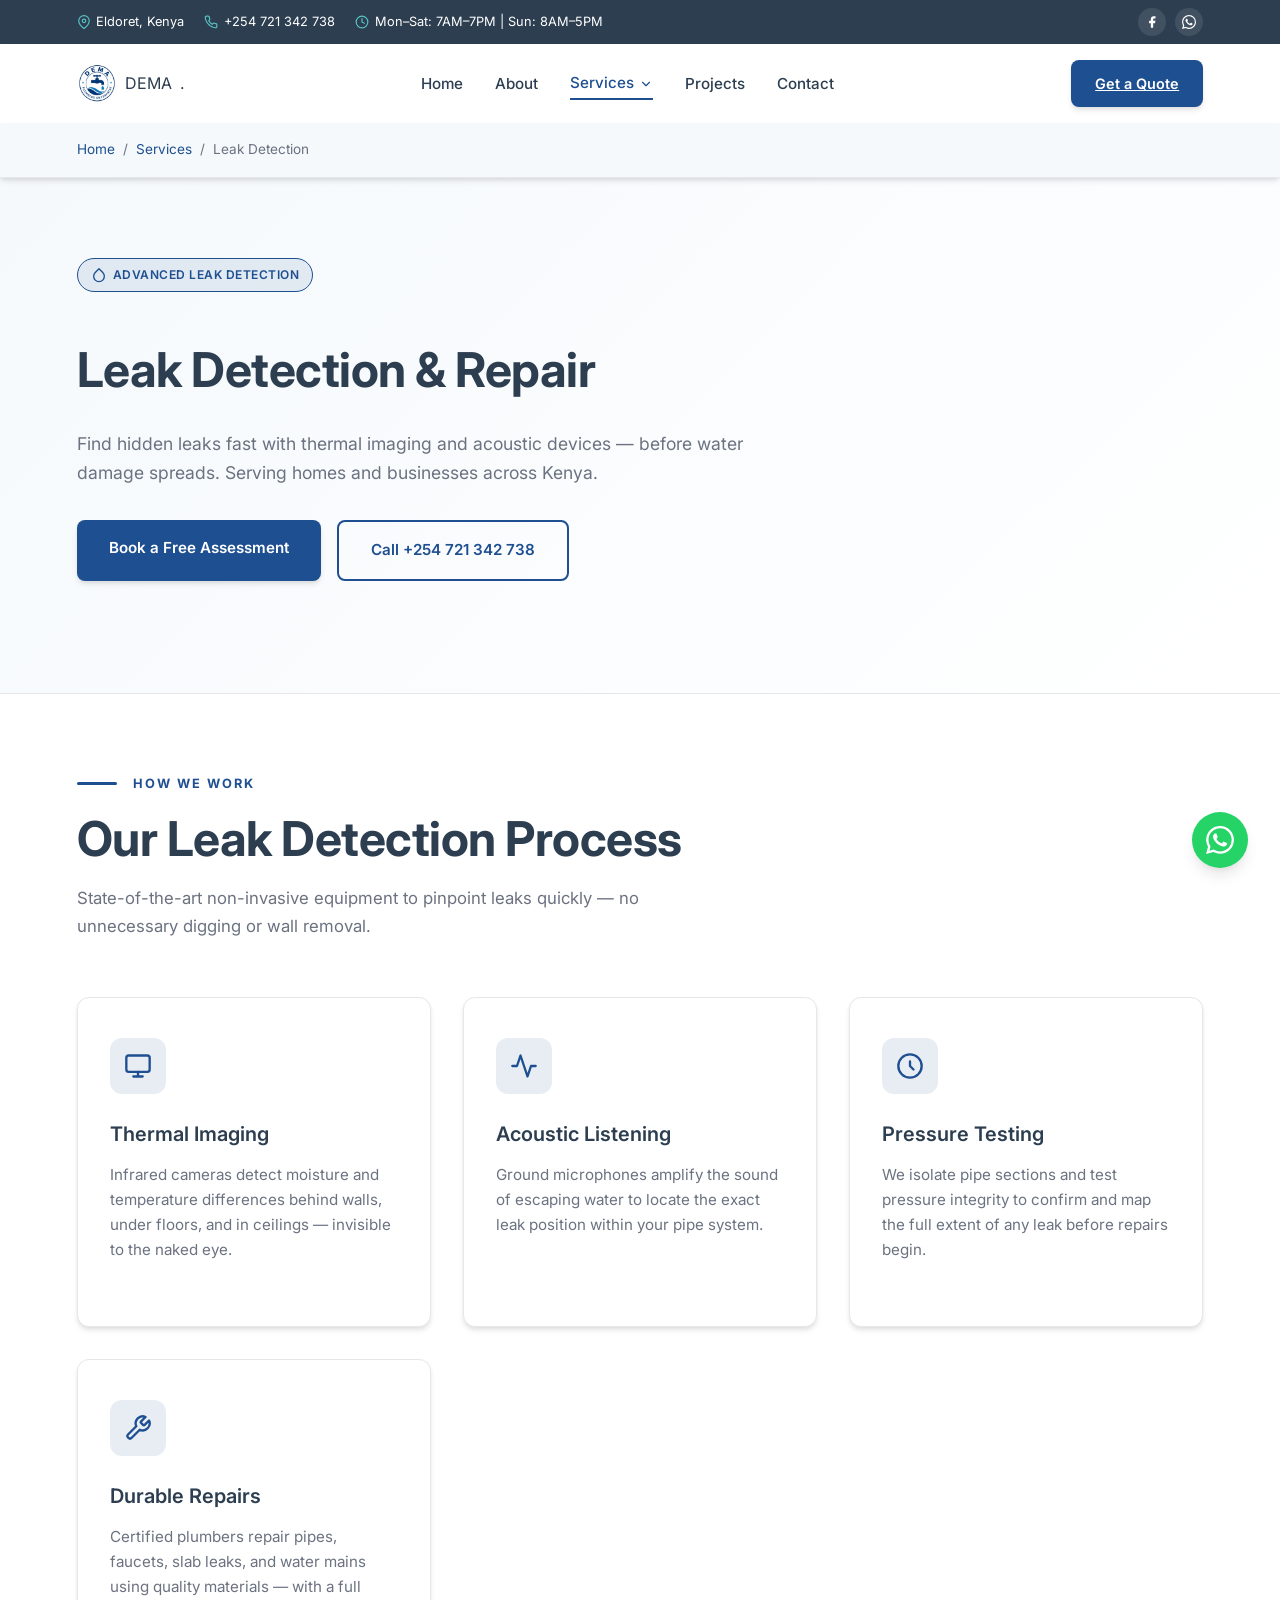
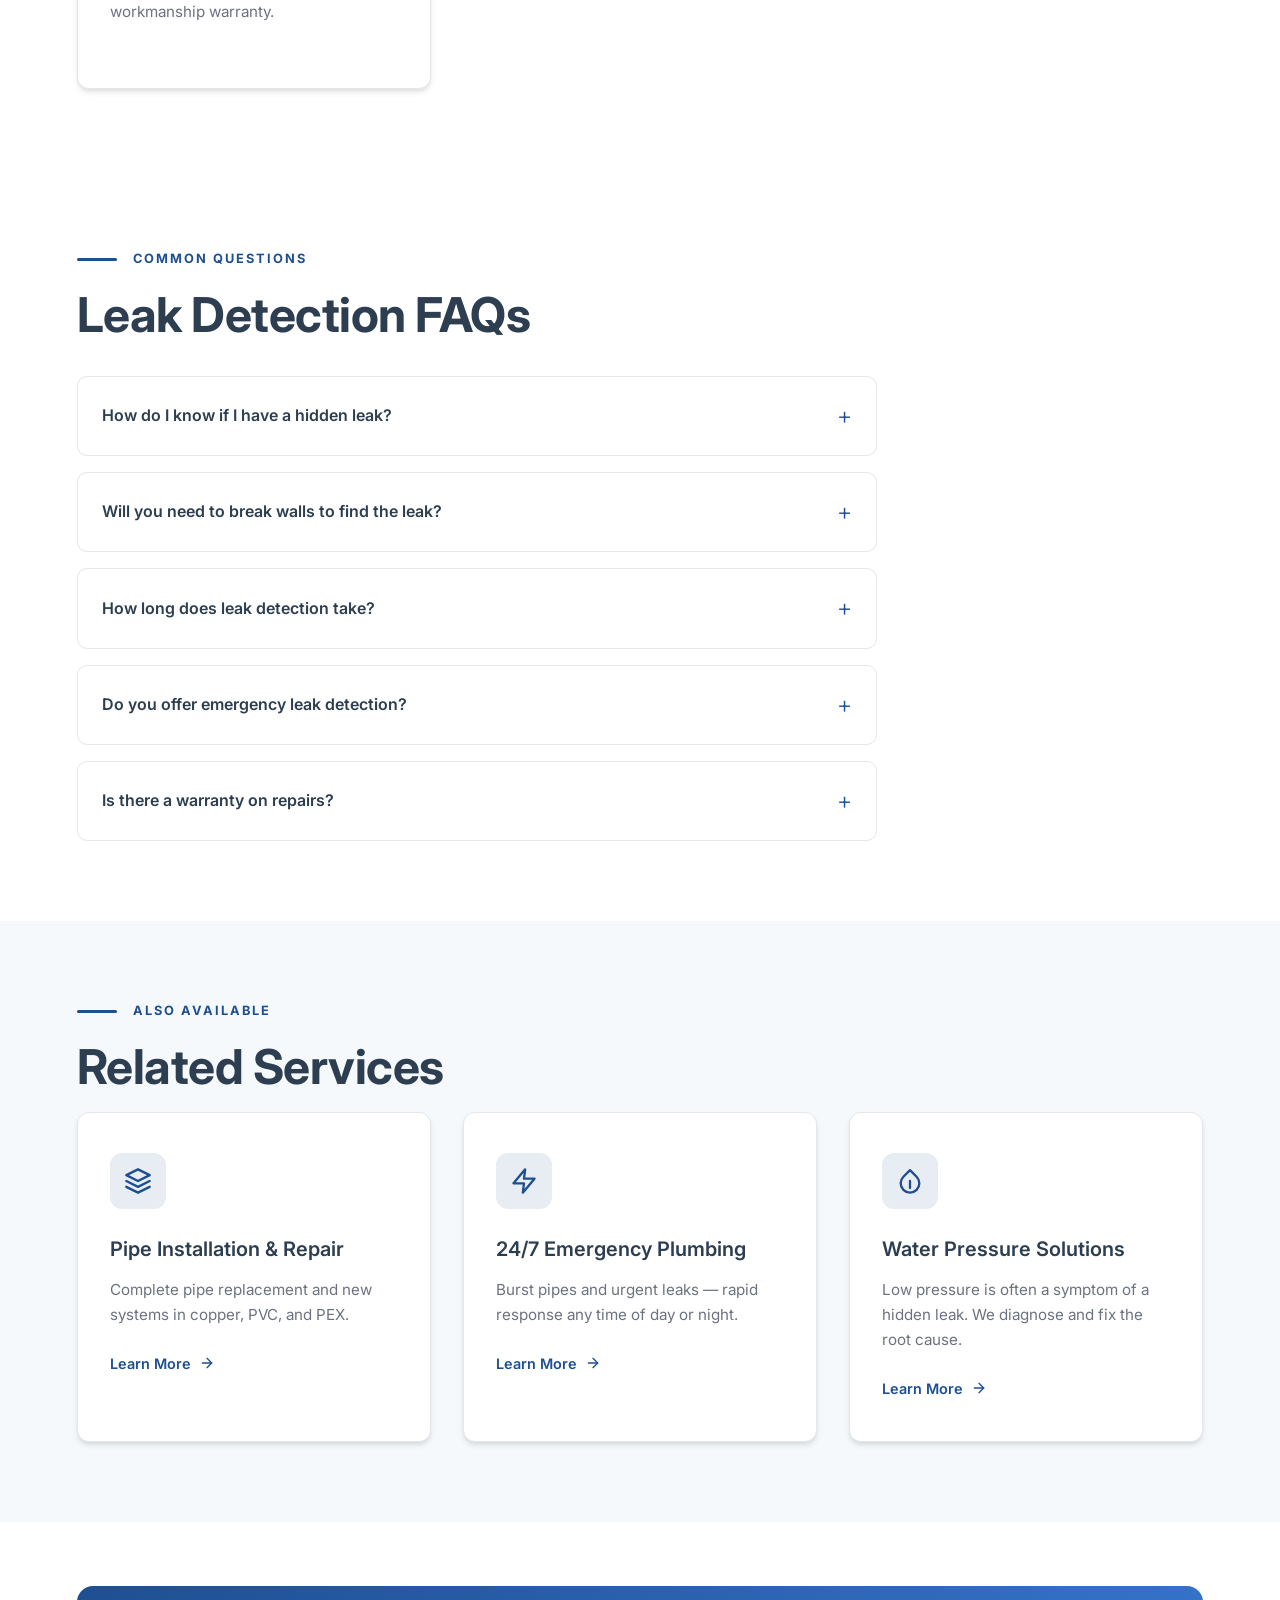
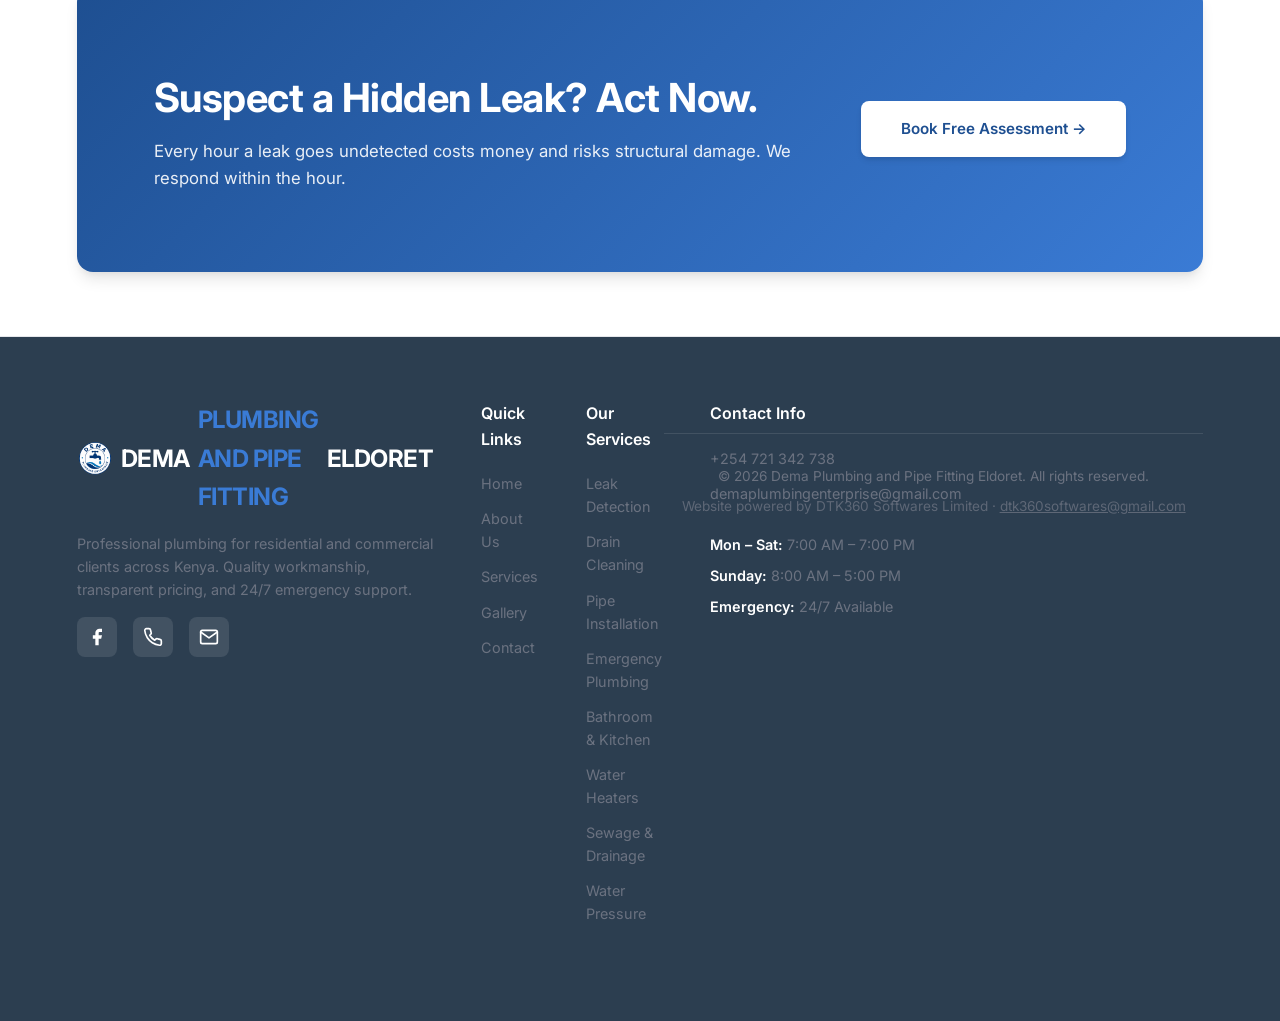
<file: services/leak-detection/index.html>
<!DOCTYPE html>
<html lang="en">
<head>
  <meta charset="UTF-8" />
  <meta name="viewport" content="width=device-width, initial-scale=1.0"/>
  <title>Leak Detection &amp; Repair - Dema Plumbing and Pipe Fitting Eldoret | 24/7 Emergency Service</title>
  <meta name="description" content="Professional leak detection and repair services in Kenya. Thermal imaging, acoustic devices and pressure testing. Fast, non-invasive — book a free assessment today.">
  <meta name="keywords" content="leak detection, pipe repair, leak repair Kenya, thermal imaging plumbing, Eldoret plumber, Dema Plumbing">
  <link rel="canonical" href="https://demaplumbingeld.co.ke/services/leak-detection/">
  <meta property="og:title" content="Leak Detection &amp; Repair - Dema Plumbing"/>
  <meta property="og:description" content="Professional leak detection using thermal imaging and acoustic devices. Fast, non-invasive service across Kenya."/>
  <meta property="og:image" content="https://demaplumbingeld.co.ke/images/hero1.jpg"/>
  <meta property="og:url" content="https://demaplumbingeld.co.ke/services/leak-detection/"/>
  <meta property="og:type" content="website"/>
  <meta name="twitter:card" content="summary_large_image">
  <meta name="twitter:title" content="Leak Detection &amp; Repair - Dema Plumbing">
  <meta name="twitter:description" content="Professional leak detection using thermal imaging and acoustic devices. Fast, non-invasive service across Kenya.">
  <meta name="twitter:image" content="https://demaplumbingeld.co.ke/images/hero1.jpg">
  <meta name="theme-color" content="#1E4F91">
  <script type="application/ld+json">
  {"@context":"https://schema.org","@type":"Service","serviceType":"Leak Detection and Repair","provider":{"@type":"Plumber","name":"Dema Plumbing and Pipe Fitting Eldoret","telephone":"+254721342738","url":"https://demaplumbingeld.co.ke/"},"areaServed":"Kenya","description":"Professional leak detection and repair using thermal imaging, acoustic devices and pressure testing."}
  </script>
  <link rel="preconnect" href="https://fonts.googleapis.com">
  <link rel="preconnect" href="https://fonts.gstatic.com" crossorigin>
  <link rel="preload" href="https://fonts.googleapis.com/css2?family=Inter:wght@400;500;600;700&display=swap" as="style" onload="this.rel='stylesheet'">
  <noscript><link rel="stylesheet" href="https://fonts.googleapis.com/css2?family=Inter:wght@400;500;600;700&display=swap"></noscript>
  <link rel="manifest" href="/manifest.json">
  <link rel="icon" href="../../images/icons/favicon.ico">
  <link rel="icon" href="../../images/icons/favicon-32x32.png" sizes="32x32" type="image/png">
  <link rel="icon" href="../../images/icons/favicon-16x16.png" sizes="16x16" type="image/png">
  <link rel="apple-touch-icon" href="../../images/icons/apple-touch-icon.png">
  <link rel="stylesheet" href="/css/styles.css">
</head>
<body>
  <a href="#main-content" class="skip-nav">Skip to main content</a>
  <!-- TOP BAR -->
  <div class="top-bar">
    <div class="top-bar-left">
      <div class="top-bar-item"><svg viewBox="0 0 24 24" fill="none" stroke="currentColor" stroke-width="2" stroke-linecap="round" stroke-linejoin="round" aria-hidden="true"><path d="M21 10c0 7-9 13-9 13s-9-6-9-13a9 9 0 0 1 18 0z"/><circle cx="12" cy="10" r="3"/></svg><span>Eldoret, Kenya</span></div>
      <div class="top-bar-item"><svg viewBox="0 0 24 24" fill="none" stroke="currentColor" stroke-width="2" stroke-linecap="round" stroke-linejoin="round" aria-hidden="true"><path d="M22 16.92v3a2 2 0 0 1-2.18 2 19.79 19.79 0 0 1-8.63-3.07 19.5 19.5 0 0 1-6-6 19.79 19.79 0 0 1-3.07-8.67A2 2 0 0 1 4.11 2h3a2 2 0 0 1 2 1.72 12.84 12.84 0 0 0 .7 2.81 2 2 0 0 1-.45 2.11L8.09 9.91a16 16 0 0 0 6 6l1.27-1.27a2 2 0 0 1 2.11-.45 12.84 12.84 0 0 0 2.81.7A2 2 0 0 1 22 16.92z"/></svg><span>+254 721 342 738</span></div>
      <div class="top-bar-item"><svg viewBox="0 0 24 24" fill="none" stroke="currentColor" stroke-width="2" stroke-linecap="round" stroke-linejoin="round" aria-hidden="true"><circle cx="12" cy="12" r="10"/><polyline points="12 6 12 12 16 14"/></svg><span>Mon–Sat: 7AM–7PM | Sun: 8AM–5PM</span></div>
    </div>
    <div class="top-bar-right"><div class="top-bar-social">
      <a href="https://facebook.com/demaplumbing" target="_blank" rel="noopener noreferrer" aria-label="Facebook"><svg viewBox="0 0 24 24" fill="currentColor" aria-hidden="true"><path d="M18 2h-3a5 5 0 0 0-5 5v3H7v4h3v8h4v-8h3l1-4h-4V7a1 1 0 0 1 1-1h3z"/></svg></a>
      <a href="https://wa.me/254721342738" target="_blank" rel="noopener noreferrer" aria-label="WhatsApp"><svg viewBox="0 0 24 24" fill="currentColor" aria-hidden="true"><path d="M17.472 14.382c-.297-.149-1.758-.867-2.03-.967-.273-.099-.471-.148-.67.15-.197.297-.767.966-.94 1.164-.173.199-.347.223-.644.075-.297-.15-1.255-.463-2.39-1.475-.883-.788-1.48-1.761-1.653-2.059-.173-.297-.018-.458.13-.606.134-.133.298-.347.446-.52.149-.174.198-.298.298-.497.099-.198.05-.371-.025-.52-.075-.149-.669-1.612-.916-2.207-.242-.579-.487-.5-.669-.51-.173-.008-.371-.01-.57-.01-.198 0-.52.074-.792.372-.272.297-1.04 1.016-1.04 2.479 0 1.462 1.065 2.875 1.213 3.074.149.198 2.096 3.2 5.077 4.487.709.306 1.262.489 1.694.625.712.227 1.36.195 1.871.118.571-.085 1.758-.719 2.006-1.413.248-.694.248-1.289.173-1.413-.074-.124-.272-.198-.57-.347m-5.421 7.403h-.004a9.87 9.87 0 01-5.031-1.378l-.361-.214-3.741.982.998-3.648-.235-.374a9.86 9.86 0 01-1.51-5.26c.001-5.45 4.436-9.884 9.888-9.884 2.64 0 5.122 1.03 6.988 2.898a9.825 9.825 0 012.893 6.994c-.003 5.45-4.437 9.884-9.885 9.884m8.413-18.297A11.815 11.815 0 0012.05 0C5.495 0 .16 5.335.157 11.892c0 2.096.547 4.142 1.588 5.945L.057 24l6.305-1.654a11.882 11.882 0 005.683 1.448h.005c6.554 0 11.89-5.335 11.893-11.893a11.821 11.821 0 00-3.48-8.413z"/></svg></a>
    </div></div>
  </div>
  <!-- NAV -->
  <nav>
    <div class="logo">
      <img src="../../images/logo/logo.png" alt="Dema Plumbing and Pipe Fitting Eldoret Logo" width="40" height="40">DEMA<span>.</span>
    </div>
    <ul class="nav-links">
      <li><a href="../../">Home</a></li>
      <li><a href="../../about/">About</a></li>
      <li class="nav-dropdown">
        <a href="../" class="active">Services <svg viewBox="0 0 24 24" fill="none" stroke="currentColor" stroke-width="2" stroke-linecap="round" stroke-linejoin="round" aria-hidden="true"><polyline points="6 9 12 15 18 9"/></svg></a>
        <div class="dropdown-menu">
          <a href="../">All Services</a>
          <a href="/services/leak-detection/" aria-current="page">Leak Detection</a>
          <a href="/services/drain-cleaning/">Drain Cleaning</a>
          <a href="/services/pipe-installation/">Pipe Installation</a>
          <a href="/services/bathroom-kitchen-fitting/">Bathroom &amp; Kitchen</a>
          <a href="/services/water-heaters/">Water Heaters</a>
          <a href="/services/sewage-drainage/">Sewage &amp; Drainage</a>
          <a href="/services/water-pressure/">Water Pressure</a>
          <a href="/services/emergency-plumbing/">Emergency Plumbing</a>
        </div>
      </li>
      <li><a href="../../gallery/">Projects</a></li>
      <li><a href="../../contact/">Contact</a></li>
    </ul>
    <a href="../../contact/" class="nav-cta">Get a Quote</a>
  </nav>

  <main id="main-content">
  <!-- BREADCRUMB -->
  <nav class="breadcrumb" aria-label="Breadcrumb"><ol><li><a href="../../">Home</a></li><li><a href="../">Services</a></li><li aria-current="page">Leak Detection</li></ol></nav>

  <!-- HERO -->
  <section class="service-page-hero">
    <div class="service-page-hero-text">
      <div class="hero-badge"><svg viewBox="0 0 24 24" fill="none" stroke="currentColor" stroke-width="2" stroke-linecap="round" stroke-linejoin="round" aria-hidden="true"><path d="M12 2.69l5.66 5.66a8 8 0 1 1-11.31 0z"/></svg> Advanced Leak Detection</div>
      <h1>Leak Detection &amp; Repair</h1>
      <p>Find hidden leaks fast with thermal imaging and acoustic devices — before water damage spreads. Serving homes and businesses across Kenya.</p>
      <div class="hero-btns">
        <a href="../../contact/" class="btn-primary">Book a Free Assessment</a>
        <a href="tel:+254721342738" class="btn-outline">Call +254 721 342 738</a>
      </div>
    </div>
  </section>

  <!-- SERVICE DETAILS -->
  <section class="service-detail-section">
    <div class="section-label"><span>How We Work</span></div>
    <h2 class="section-title">Our Leak Detection Process</h2>
    <p class="section-sub">State-of-the-art non-invasive equipment to pinpoint leaks quickly — no unnecessary digging or wall removal.</p>
    <div class="services-grid">
      <div class="service-card" data-animate>
        <div class="service-icon"><svg viewBox="0 0 24 24" fill="none" stroke="currentColor" stroke-width="2" stroke-linecap="round" stroke-linejoin="round" aria-hidden="true"><rect x="2" y="3" width="20" height="14" rx="2"/><path d="M8 21h8M12 17v4"/></svg></div>
        <h3>Thermal Imaging</h3>
        <p>Infrared cameras detect moisture and temperature differences behind walls, under floors, and in ceilings — invisible to the naked eye.</p>
      </div>
      <div class="service-card" data-animate>
        <div class="service-icon"><svg viewBox="0 0 24 24" fill="none" stroke="currentColor" stroke-width="2" stroke-linecap="round" stroke-linejoin="round" aria-hidden="true"><path d="M22 12h-4l-3 9L9 3l-3 9H2"/></svg></div>
        <h3>Acoustic Listening</h3>
        <p>Ground microphones amplify the sound of escaping water to locate the exact leak position within your pipe system.</p>
      </div>
      <div class="service-card" data-animate>
        <div class="service-icon"><svg viewBox="0 0 24 24" fill="none" stroke="currentColor" stroke-width="2" stroke-linecap="round" stroke-linejoin="round" aria-hidden="true"><circle cx="12" cy="12" r="10"/><path d="M12 8v4l3 3"/></svg></div>
        <h3>Pressure Testing</h3>
        <p>We isolate pipe sections and test pressure integrity to confirm and map the full extent of any leak before repairs begin.</p>
      </div>
      <div class="service-card" data-animate>
        <div class="service-icon"><svg viewBox="0 0 24 24" fill="none" stroke="currentColor" stroke-width="2" stroke-linecap="round" stroke-linejoin="round" aria-hidden="true"><path d="M14.7 6.3a1 1 0 0 0 0 1.4l1.6 1.6a1 1 0 0 0 1.4 0l3.77-3.77a6 6 0 0 1-7.94 7.94l-6.91 6.91a2.12 2.12 0 0 1-3-3l6.91-6.91a6 6 0 0 1 7.94-7.94l-3.76 3.76z"/></svg></div>
        <h3>Durable Repairs</h3>
        <p>Certified plumbers repair pipes, faucets, slab leaks, and water mains using quality materials — with a full workmanship warranty.</p>
      </div>
    </div>
  </section>

  <!-- FAQ -->
  <section class="faq-section">
    <div class="section-label"><span>Common Questions</span></div>
    <h2 class="section-title">Leak Detection FAQs</h2>
    <div class="faq-list">
      <details class="faq-item"><summary>How do I know if I have a hidden leak?</summary><p>Common signs: unexplained rises in your water bill, damp patches on walls or ceilings, low water pressure, sound of running water when all taps are off, or mould appearing in unusual areas.</p></details>
      <details class="faq-item"><summary>Will you need to break walls to find the leak?</summary><p>Rarely. Our thermal imaging and acoustic equipment locate leaks non-invasively in most cases. We only open walls when the confirmed repair location requires it — keeping disruption to a minimum.</p></details>
      <details class="faq-item"><summary>How long does leak detection take?</summary><p>A typical residential assessment takes 1–2 hours. Complex commercial properties or slab investigations may take longer. We give you a time estimate before starting.</p></details>
      <details class="faq-item"><summary>Do you offer emergency leak detection?</summary><p>Yes — 24/7. Call <a href="tel:+254721342738">+254 721 342 738</a> at any time and our team will dispatch immediately.</p></details>
      <details class="faq-item"><summary>Is there a warranty on repairs?</summary><p>All repair work carries a workmanship warranty. If the same leak recurs due to our repair, we return and fix it at no cost.</p></details>
    </div>
  </section>

  <!-- RELATED SERVICES -->
  <section class="related-services-section">
    <div class="section-label"><span>Also Available</span></div>
    <h2 class="section-title">Related Services</h2>
    <div class="services-grid">
      <div class="service-card" data-animate>
        <div class="service-icon"><svg viewBox="0 0 24 24" fill="none" stroke="currentColor" stroke-width="2" stroke-linecap="round" stroke-linejoin="round" aria-hidden="true"><path d="M12 2L2 7l10 5 10-5-10-5zM2 17l10 5 10-5M2 12l10 5 10-5"/></svg></div>
        <h3>Pipe Installation &amp; Repair</h3>
        <p>Complete pipe replacement and new systems in copper, PVC, and PEX.</p>
        <a href="/services/pipe-installation/" class="service-learn-more">Learn More <svg viewBox="0 0 24 24" fill="none" stroke="currentColor" stroke-width="2" stroke-linecap="round" stroke-linejoin="round" aria-hidden="true"><line x1="5" y1="12" x2="19" y2="12"/><polyline points="12 5 19 12 12 19"/></svg></a>
      </div>
      <div class="service-card" data-animate>
        <div class="service-icon"><svg viewBox="0 0 24 24" fill="none" stroke="currentColor" stroke-width="2" stroke-linecap="round" stroke-linejoin="round" aria-hidden="true"><path d="M13 2L3 14h9l-1 8 10-12h-9l1-8z"/></svg></div>
        <h3>24/7 Emergency Plumbing</h3>
        <p>Burst pipes and urgent leaks — rapid response any time of day or night.</p>
        <a href="/services/emergency-plumbing/" class="service-learn-more">Learn More <svg viewBox="0 0 24 24" fill="none" stroke="currentColor" stroke-width="2" stroke-linecap="round" stroke-linejoin="round" aria-hidden="true"><line x1="5" y1="12" x2="19" y2="12"/><polyline points="12 5 19 12 12 19"/></svg></a>
      </div>
      <div class="service-card" data-animate>
        <div class="service-icon"><svg viewBox="0 0 24 24" fill="none" stroke="currentColor" stroke-width="2" stroke-linecap="round" stroke-linejoin="round" aria-hidden="true"><path d="M12 2.69l5.66 5.66a8 8 0 1 1-11.31 0z"/><path d="M12 12v6"/></svg></div>
        <h3>Water Pressure Solutions</h3>
        <p>Low pressure is often a symptom of a hidden leak. We diagnose and fix the root cause.</p>
        <a href="/services/water-pressure/" class="service-learn-more">Learn More <svg viewBox="0 0 24 24" fill="none" stroke="currentColor" stroke-width="2" stroke-linecap="round" stroke-linejoin="round" aria-hidden="true"><line x1="5" y1="12" x2="19" y2="12"/><polyline points="12 5 19 12 12 19"/></svg></a>
      </div>
    </div>
  </section>

  <!-- CTA -->
  <section class="cta-section">
    <div>
      <h2>Suspect a Hidden Leak? Act Now.</h2>
      <p>Every hour a leak goes undetected costs money and risks structural damage. We respond within the hour.</p>
    </div>
    <a href="../../contact/" class="btn-dark">Book Free Assessment &rarr;</a>
  </section>
  </main>

  <!-- WhatsApp FAB -->
  <a href="https://wa.me/254721342738" class="wa-float" target="_blank" rel="noopener noreferrer" aria-label="Chat on WhatsApp"><svg viewBox="0 0 24 24" fill="currentColor" aria-hidden="true"><path d="M17.472 14.382c-.297-.149-1.758-.867-2.03-.967-.273-.099-.471-.148-.67.15-.197.297-.767.966-.94 1.164-.173.199-.347.223-.644.075-.297-.15-1.255-.463-2.39-1.475-.883-.788-1.48-1.761-1.653-2.059-.173-.297-.018-.458.13-.606.134-.133.298-.347.446-.52.149-.174.198-.298.298-.497.099-.198.05-.371-.025-.52-.075-.149-.669-1.612-.916-2.207-.242-.579-.487-.5-.669-.51-.173-.008-.371-.01-.57-.01-.198 0-.52.074-.792.372-.272.297-1.04 1.016-1.04 2.479 0 1.462 1.065 2.875 1.213 3.074.149.198 2.096 3.2 5.077 4.487.709.306 1.262.489 1.694.625.712.227 1.36.195 1.871.118.571-.085 1.758-.719 2.006-1.413.248-.694.248-1.289.173-1.413-.074-.124-.272-.198-.57-.347m-5.421 7.403h-.004a9.87 9.87 0 01-5.031-1.378l-.361-.214-3.741.982.998-3.648-.235-.374a9.86 9.86 0 01-1.51-5.26c.001-5.45 4.436-9.884 9.888-9.884 2.64 0 5.122 1.03 6.988 2.898a9.825 9.825 0 012.893 6.994c-.003 5.45-4.437 9.884-9.885 9.884m8.413-18.297A11.815 11.815 0 0012.05 0C5.495 0 .16 5.335.157 11.892c0 2.096.547 4.142 1.588 5.945L.057 24l6.305-1.654a11.882 11.882 0 005.683 1.448h.005c6.554 0 11.89-5.335 11.893-11.893a11.821 11.821 0 00-3.48-8.413z"/></svg></a>

  <footer>
    <div class="footer-grid">
      <div>
        <div class="footer-logo"><img src="../../images/logo/logo.png" alt="Dema Plumbing and Pipe Fitting Eldoret Logo" width="36" height="36">DEMA <span>PLUMBING AND PIPE FITTING</span> ELDORET</div>
        <p class="footer-copy">Professional plumbing for residential and commercial clients across Kenya. Quality workmanship, transparent pricing, and 24/7 emergency support.</p>
        <div class="footer-social">
          <a href="https://facebook.com/demaplumbing" target="_blank" rel="noopener noreferrer" aria-label="Facebook"><svg viewBox="0 0 24 24" fill="currentColor" aria-hidden="true"><path d="M18 2h-3a5 5 0 0 0-5 5v3H7v4h3v8h4v-8h3l1-4h-4V7a1 1 0 0 1 1-1h3z"/></svg></a>
          <a href="tel:+254721342738" aria-label="Call us"><svg viewBox="0 0 24 24" fill="none" stroke="currentColor" stroke-width="2" stroke-linecap="round" stroke-linejoin="round" aria-hidden="true"><path d="M22 16.92v3a2 2 0 0 1-2.18 2 19.79 19.79 0 0 1-8.63-3.07 19.5 19.5 0 0 1-6-6 19.79 19.79 0 0 1-3.07-8.67A2 2 0 0 1 4.11 2h3a2 2 0 0 1 2 1.72 12.84 12.84 0 0 0 .7 2.81 2 2 0 0 1-.45 2.11L8.09 9.91a16 16 0 0 0 6 6l1.27-1.27a2 2 0 0 1 2.11-.45 12.84 12.84 0 0 0 2.81.7A2 2 0 0 1 22 16.92z"/></svg></a>
          <a href="mailto:demaplumbingenterprise@gmail.com" aria-label="Email us"><svg viewBox="0 0 24 24" fill="none" stroke="currentColor" stroke-width="2" stroke-linecap="round" stroke-linejoin="round" aria-hidden="true"><path d="M4 4h16c1.1 0 2 .9 2 2v12c0 1.1-.9 2-2 2H4c-1.1 0-2-.9-2-2V6c0-1.1.9-2 2-2z"/><polyline points="22,6 12,13 2,6"/></svg></a>
        </div>
      </div>
      <div class="footer-links"><h4>Quick Links</h4><a href="../../">Home</a><a href="../../about/">About Us</a><a href="../">Services</a><a href="../../gallery/">Gallery</a><a href="../../contact/">Contact</a></div>
      <div class="footer-links"><h4>Our Services</h4><a href="/services/leak-detection/">Leak Detection</a><a href="/services/drain-cleaning/">Drain Cleaning</a><a href="/services/pipe-installation/">Pipe Installation</a><a href="/services/emergency-plumbing/">Emergency Plumbing</a><a href="/services/bathroom-kitchen-fitting/">Bathroom &amp; Kitchen</a><a href="/services/water-heaters/">Water Heaters</a><a href="/services/sewage-drainage/">Sewage &amp; Drainage</a><a href="/services/water-pressure/">Water Pressure</a></div>
      <div class="footer-links"><h4>Contact Info</h4><a href="tel:+254721342738">+254 721 342 738</a><a href="mailto:demaplumbingenterprise@gmail.com">demaplumbingenterprise@gmail.com</a><div class="footer-working-hours"><p><strong>Mon – Sat:</strong> 7:00 AM – 7:00 PM</p><p><strong>Sunday:</strong> 8:00 AM – 5:00 PM</p><p><strong>Emergency:</strong> 24/7 Available</p></div></div>
    </div>
    <div class="footer-bottom">
      <p>&copy; 2026 Dema Plumbing and Pipe Fitting Eldoret. All rights reserved.</p>
      <p class="footer-credit">Website powered by DTK360 Softwares Limited &middot; <a href="mailto:dtk360softwares@gmail.com">dtk360softwares@gmail.com</a></p>
    </div>
  </footer>
  <script src="/js/main.js" defer></script>
</body>
</html>
</file>
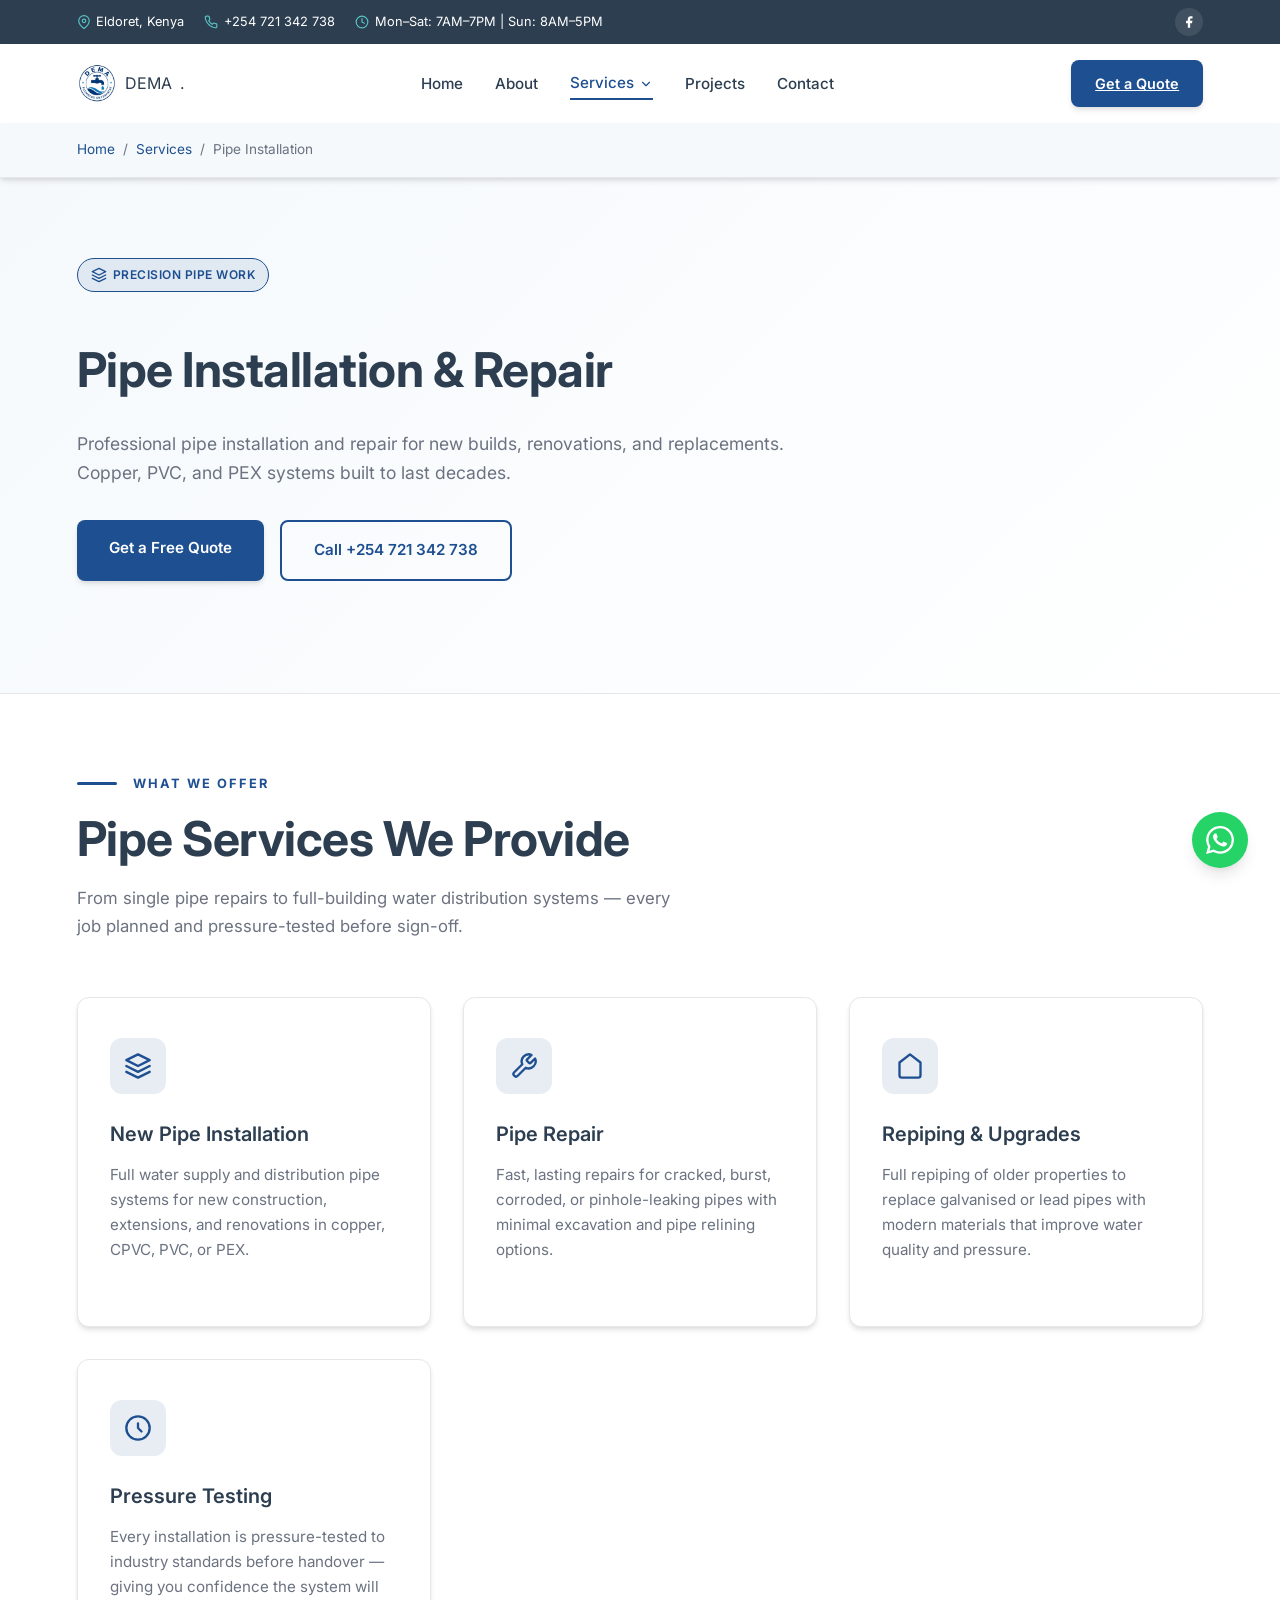
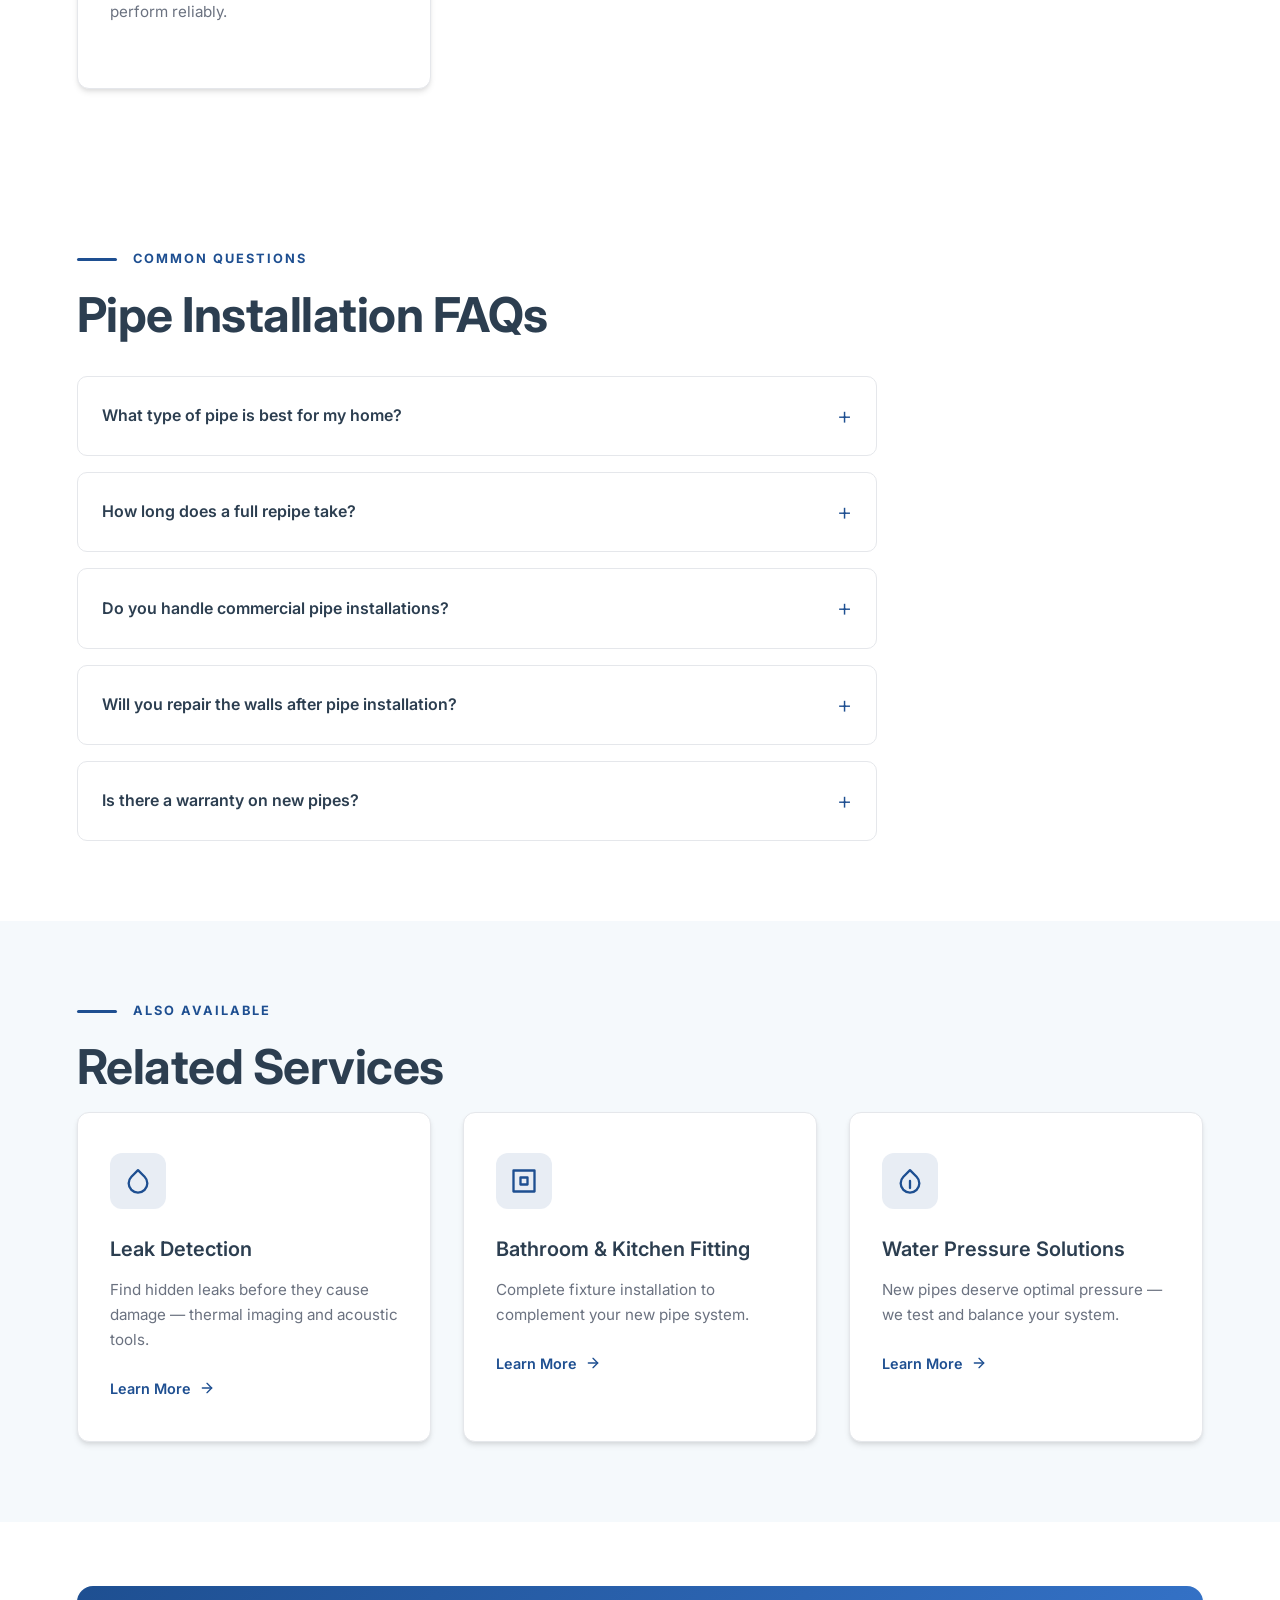
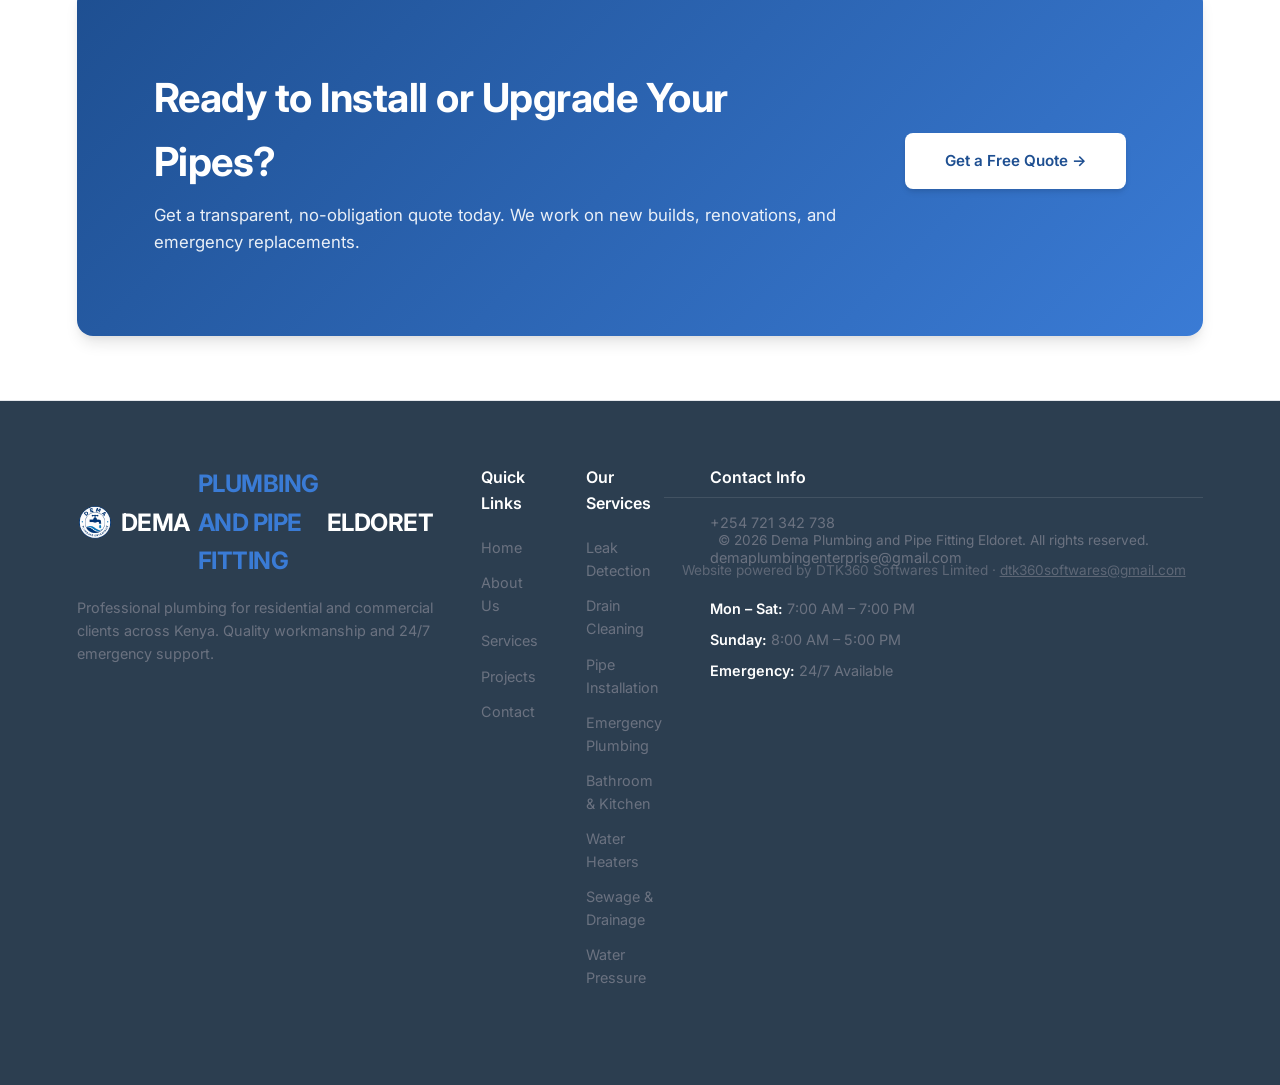
<file: services/pipe-installation/index.html>
<!DOCTYPE html>
<html lang="en">
<head>
  <meta charset="UTF-8"/><meta name="viewport" content="width=device-width, initial-scale=1.0"/>
  <title>Pipe Installation &amp; Repair - Dema Plumbing and Pipe Fitting Eldoret | Copper, PVC &amp; PEX</title>
  <meta name="description" content="Professional pipe installation and repair in Kenya. We install copper, PVC, and PEX systems built to last. New construction, replacements, and emergency repairs.">
  <meta name="keywords" content="pipe installation Kenya, pipe repair, copper piping, PVC pipe, PEX plumbing, Eldoret plumber, Dema Plumbing">
  <link rel="canonical" href="https://demaplumbingeld.co.ke/services/pipe-installation/">
  <meta property="og:title" content="Pipe Installation &amp; Repair - Dema Plumbing"/><meta property="og:description" content="Professional pipe installation using copper, PVC, and PEX. New builds and replacements across Kenya."/><meta property="og:image" content="https://demaplumbingeld.co.ke/images/hero1.jpg"/><meta property="og:url" content="https://demaplumbingeld.co.ke/services/pipe-installation/"/><meta property="og:type" content="website"/>
  <meta name="twitter:card" content="summary_large_image"><meta name="twitter:title" content="Pipe Installation &amp; Repair - Dema Plumbing"><meta name="twitter:description" content="Professional pipe installation using copper, PVC, and PEX. New builds and replacements across Kenya."><meta name="twitter:image" content="https://demaplumbingeld.co.ke/images/hero1.jpg">
  <meta name="theme-color" content="#1E4F91">
  <script type="application/ld+json">{"@context":"https://schema.org","@type":"Service","serviceType":"Pipe Installation and Repair","provider":{"@type":"Plumber","name":"Dema Plumbing and Pipe Fitting Eldoret","telephone":"+254721342738","url":"https://demaplumbingeld.co.ke/"},"areaServed":"Kenya"}</script>
  <link rel="preconnect" href="https://fonts.googleapis.com"><link rel="preconnect" href="https://fonts.gstatic.com" crossorigin>
  <link rel="preload" href="https://fonts.googleapis.com/css2?family=Inter:wght@400;500;600;700&display=swap" as="style" onload="this.rel='stylesheet'">
  <noscript><link rel="stylesheet" href="https://fonts.googleapis.com/css2?family=Inter:wght@400;500;600;700&display=swap"></noscript>
  <link rel="manifest" href="/manifest.json">
  <link rel="icon" href="../../images/icons/favicon.ico">
  <link rel="icon" href="../../images/icons/favicon-32x32.png" sizes="32x32" type="image/png">
  <link rel="icon" href="../../images/icons/favicon-16x16.png" sizes="16x16" type="image/png">
  <link rel="apple-touch-icon" href="../../images/icons/apple-touch-icon.png">
  <link rel="stylesheet" href="/css/styles.css">
</head>
<body>
  <a href="#main-content" class="skip-nav">Skip to main content</a>
  <div class="top-bar"><div class="top-bar-left"><div class="top-bar-item"><svg viewBox="0 0 24 24" fill="none" stroke="currentColor" stroke-width="2" stroke-linecap="round" stroke-linejoin="round" aria-hidden="true"><path d="M21 10c0 7-9 13-9 13s-9-6-9-13a9 9 0 0 1 18 0z"/><circle cx="12" cy="10" r="3"/></svg><span>Eldoret, Kenya</span></div><div class="top-bar-item"><svg viewBox="0 0 24 24" fill="none" stroke="currentColor" stroke-width="2" stroke-linecap="round" stroke-linejoin="round" aria-hidden="true"><path d="M22 16.92v3a2 2 0 0 1-2.18 2 19.79 19.79 0 0 1-8.63-3.07 19.5 19.5 0 0 1-6-6 19.79 19.79 0 0 1-3.07-8.67A2 2 0 0 1 4.11 2h3a2 2 0 0 1 2 1.72 12.84 12.84 0 0 0 .7 2.81 2 2 0 0 1-.45 2.11L8.09 9.91a16 16 0 0 0 6 6l1.27-1.27a2 2 0 0 1 2.11-.45 12.84 12.84 0 0 0 2.81.7A2 2 0 0 1 22 16.92z"/></svg><span>+254 721 342 738</span></div><div class="top-bar-item"><svg viewBox="0 0 24 24" fill="none" stroke="currentColor" stroke-width="2" stroke-linecap="round" stroke-linejoin="round" aria-hidden="true"><circle cx="12" cy="12" r="10"/><polyline points="12 6 12 12 16 14"/></svg><span>Mon–Sat: 7AM–7PM | Sun: 8AM–5PM</span></div></div><div class="top-bar-right"><div class="top-bar-social"><a href="https://facebook.com/demaplumbing" target="_blank" rel="noopener noreferrer" aria-label="Facebook"><svg viewBox="0 0 24 24" fill="currentColor" aria-hidden="true"><path d="M18 2h-3a5 5 0 0 0-5 5v3H7v4h3v8h4v-8h3l1-4h-4V7a1 1 0 0 1 1-1h3z"/></svg></a></div></div></div>
  <nav><div class="logo"><img src="../../images/logo/logo.png" alt="Dema Plumbing and Pipe Fitting Eldoret Logo" width="40" height="40">DEMA<span>.</span></div>
    <ul class="nav-links"><li><a href="../../">Home</a></li><li><a href="../../about/">About</a></li><li class="nav-dropdown"><a href="../" class="active">Services <svg viewBox="0 0 24 24" fill="none" stroke="currentColor" stroke-width="2" stroke-linecap="round" stroke-linejoin="round" aria-hidden="true"><polyline points="6 9 12 15 18 9"/></svg></a><div class="dropdown-menu"><a href="../">All Services</a><a href="/services/leak-detection/">Leak Detection</a><a href="/services/drain-cleaning/">Drain Cleaning</a><a href="/services/pipe-installation/" aria-current="page">Pipe Installation</a><a href="/services/bathroom-kitchen-fitting/">Bathroom &amp; Kitchen</a><a href="/services/water-heaters/">Water Heaters</a><a href="/services/sewage-drainage/">Sewage &amp; Drainage</a><a href="/services/water-pressure/">Water Pressure</a><a href="/services/emergency-plumbing/">Emergency Plumbing</a></div></li><li><a href="../../gallery/">Projects</a></li><li><a href="../../contact/">Contact</a></li></ul>
    <a href="../../contact/" class="nav-cta">Get a Quote</a>
  </nav>
  <main id="main-content">
  <nav class="breadcrumb" aria-label="Breadcrumb"><ol><li><a href="../../">Home</a></li><li><a href="../">Services</a></li><li aria-current="page">Pipe Installation</li></ol></nav>
  <section class="service-page-hero"><div class="service-page-hero-text">
    <div class="hero-badge"><svg viewBox="0 0 24 24" fill="none" stroke="currentColor" stroke-width="2" stroke-linecap="round" stroke-linejoin="round" aria-hidden="true"><path d="M12 2L2 7l10 5 10-5-10-5zM2 17l10 5 10-5M2 12l10 5 10-5"/></svg> Precision Pipe Work</div>
    <h1>Pipe Installation &amp; Repair</h1>
    <p>Professional pipe installation and repair for new builds, renovations, and replacements. Copper, PVC, and PEX systems built to last decades.</p>
    <div class="hero-btns"><a href="../../contact/" class="btn-primary">Get a Free Quote</a><a href="tel:+254721342738" class="btn-outline">Call +254 721 342 738</a></div>
  </div></section>
  <section class="service-detail-section">
    <div class="section-label"><span>What We Offer</span></div>
    <h2 class="section-title">Pipe Services We Provide</h2>
    <p class="section-sub">From single pipe repairs to full-building water distribution systems — every job planned and pressure-tested before sign-off.</p>
    <div class="services-grid">
      <div class="service-card" data-animate><div class="service-icon"><svg viewBox="0 0 24 24" fill="none" stroke="currentColor" stroke-width="2" stroke-linecap="round" stroke-linejoin="round" aria-hidden="true"><path d="M12 2L2 7l10 5 10-5-10-5zM2 17l10 5 10-5M2 12l10 5 10-5"/></svg></div><h3>New Pipe Installation</h3><p>Full water supply and distribution pipe systems for new construction, extensions, and renovations in copper, CPVC, PVC, or PEX.</p></div>
      <div class="service-card" data-animate><div class="service-icon"><svg viewBox="0 0 24 24" fill="none" stroke="currentColor" stroke-width="2" stroke-linecap="round" stroke-linejoin="round" aria-hidden="true"><path d="M14.7 6.3a1 1 0 0 0 0 1.4l1.6 1.6a1 1 0 0 0 1.4 0l3.77-3.77a6 6 0 0 1-7.94 7.94l-6.91 6.91a2.12 2.12 0 0 1-3-3l6.91-6.91a6 6 0 0 1 7.94-7.94l-3.76 3.76z"/></svg></div><h3>Pipe Repair</h3><p>Fast, lasting repairs for cracked, burst, corroded, or pinhole-leaking pipes with minimal excavation and pipe relining options.</p></div>
      <div class="service-card" data-animate><div class="service-icon"><svg viewBox="0 0 24 24" fill="none" stroke="currentColor" stroke-width="2" stroke-linecap="round" stroke-linejoin="round" aria-hidden="true"><path d="M3 9l9-7 9 7v11a2 2 0 0 1-2 2H5a2 2 0 0 1-2-2z"/></svg></div><h3>Repiping &amp; Upgrades</h3><p>Full repiping of older properties to replace galvanised or lead pipes with modern materials that improve water quality and pressure.</p></div>
      <div class="service-card" data-animate><div class="service-icon"><svg viewBox="0 0 24 24" fill="none" stroke="currentColor" stroke-width="2" stroke-linecap="round" stroke-linejoin="round" aria-hidden="true"><circle cx="12" cy="12" r="10"/><path d="M12 8v4l3 3"/></svg></div><h3>Pressure Testing</h3><p>Every installation is pressure-tested to industry standards before handover — giving you confidence the system will perform reliably.</p></div>
    </div>
  </section>
  <section class="faq-section"><div class="section-label"><span>Common Questions</span></div><h2 class="section-title">Pipe Installation FAQs</h2><div class="faq-list">
    <details class="faq-item"><summary>What type of pipe is best for my home?</summary><p>Copper is highly durable and suited for hot and cold water. PEX is flexible, freeze-resistant, and cost-effective for residential installs. PVC is ideal for cold water and drainage lines. We'll recommend the best option for your specific situation and budget.</p></details>
    <details class="faq-item"><summary>How long does a full repipe take?</summary><p>A typical residential repipe takes 1–3 days depending on property size. We work methodically to minimise disruption to your water supply.</p></details>
    <details class="faq-item"><summary>Do you handle commercial pipe installations?</summary><p>Yes. We have experience with multi-storey commercial buildings, apartment complexes, and industrial facilities. We provide detailed plans and compliance documentation on request.</p></details>
    <details class="faq-item"><summary>Will you repair the walls after pipe installation?</summary><p>We keep wall openings to a minimum through careful planning. For major repiping, we coordinate with your builder or tiler for surface restoration. We always clean up fully after our work.</p></details>
    <details class="faq-item"><summary>Is there a warranty on new pipes?</summary><p>Yes. All our installations carry a workmanship warranty. Material warranties depend on the specific product used — we'll advise you at the time of quote.</p></details>
  </div></section>
  <section class="related-services-section"><div class="section-label"><span>Also Available</span></div><h2 class="section-title">Related Services</h2><div class="services-grid">
    <div class="service-card" data-animate><div class="service-icon"><svg viewBox="0 0 24 24" fill="none" stroke="currentColor" stroke-width="2" stroke-linecap="round" stroke-linejoin="round" aria-hidden="true"><path d="M12 2.69l5.66 5.66a8 8 0 1 1-11.31 0z"/></svg></div><h3>Leak Detection</h3><p>Find hidden leaks before they cause damage — thermal imaging and acoustic tools.</p><a href="/services/leak-detection/" class="service-learn-more">Learn More <svg viewBox="0 0 24 24" fill="none" stroke="currentColor" stroke-width="2" stroke-linecap="round" stroke-linejoin="round" aria-hidden="true"><line x1="5" y1="12" x2="19" y2="12"/><polyline points="12 5 19 12 12 19"/></svg></a></div>
    <div class="service-card" data-animate><div class="service-icon"><svg viewBox="0 0 24 24" fill="none" stroke="currentColor" stroke-width="2" stroke-linecap="round" stroke-linejoin="round" aria-hidden="true"><path d="M3 3h18v18H3zM9 9h6v6H9z"/></svg></div><h3>Bathroom &amp; Kitchen Fitting</h3><p>Complete fixture installation to complement your new pipe system.</p><a href="/services/bathroom-kitchen-fitting/" class="service-learn-more">Learn More <svg viewBox="0 0 24 24" fill="none" stroke="currentColor" stroke-width="2" stroke-linecap="round" stroke-linejoin="round" aria-hidden="true"><line x1="5" y1="12" x2="19" y2="12"/><polyline points="12 5 19 12 12 19"/></svg></a></div>
    <div class="service-card" data-animate><div class="service-icon"><svg viewBox="0 0 24 24" fill="none" stroke="currentColor" stroke-width="2" stroke-linecap="round" stroke-linejoin="round" aria-hidden="true"><path d="M12 2.69l5.66 5.66a8 8 0 1 1-11.31 0z"/><path d="M12 12v6"/></svg></div><h3>Water Pressure Solutions</h3><p>New pipes deserve optimal pressure — we test and balance your system.</p><a href="/services/water-pressure/" class="service-learn-more">Learn More <svg viewBox="0 0 24 24" fill="none" stroke="currentColor" stroke-width="2" stroke-linecap="round" stroke-linejoin="round" aria-hidden="true"><line x1="5" y1="12" x2="19" y2="12"/><polyline points="12 5 19 12 12 19"/></svg></a></div>
  </div></section>
  <section class="cta-section"><div><h2>Ready to Install or Upgrade Your Pipes?</h2><p>Get a transparent, no-obligation quote today. We work on new builds, renovations, and emergency replacements.</p></div><a href="../../contact/" class="btn-dark">Get a Free Quote &rarr;</a></section>
  </main>
  <a href="https://wa.me/254721342738" class="wa-float" target="_blank" rel="noopener noreferrer" aria-label="Chat on WhatsApp"><svg viewBox="0 0 24 24" fill="currentColor" aria-hidden="true"><path d="M17.472 14.382c-.297-.149-1.758-.867-2.03-.967-.273-.099-.471-.148-.67.15-.197.297-.767.966-.94 1.164-.173.199-.347.223-.644.075-.297-.15-1.255-.463-2.39-1.475-.883-.788-1.48-1.761-1.653-2.059-.173-.297-.018-.458.13-.606.134-.133.298-.347.446-.52.149-.174.198-.298.298-.497.099-.198.05-.371-.025-.52-.075-.149-.669-1.612-.916-2.207-.242-.579-.487-.5-.669-.51-.173-.008-.371-.01-.57-.01-.198 0-.52.074-.792.372-.272.297-1.04 1.016-1.04 2.479 0 1.462 1.065 2.875 1.213 3.074.149.198 2.096 3.2 5.077 4.487.709.306 1.262.489 1.694.625.712.227 1.36.195 1.871.118.571-.085 1.758-.719 2.006-1.413.248-.694.248-1.289.173-1.413-.074-.124-.272-.198-.57-.347m-5.421 7.403h-.004a9.87 9.87 0 01-5.031-1.378l-.361-.214-3.741.982.998-3.648-.235-.374a9.86 9.86 0 01-1.51-5.26c.001-5.45 4.436-9.884 9.888-9.884 2.64 0 5.122 1.03 6.988 2.898a9.825 9.825 0 012.893 6.994c-.003 5.45-4.437 9.884-9.885 9.884m8.413-18.297A11.815 11.815 0 0012.05 0C5.495 0 .16 5.335.157 11.892c0 2.096.547 4.142 1.588 5.945L.057 24l6.305-1.654a11.882 11.882 0 005.683 1.448h.005c6.554 0 11.89-5.335 11.893-11.893a11.821 11.821 0 00-3.48-8.413z"/></svg></a>
  <footer><div class="footer-grid"><div><div class="footer-logo"><img src="../../images/logo/logo.png" alt="Dema Plumbing and Pipe Fitting Eldoret Logo" width="36" height="36">DEMA <span>PLUMBING AND PIPE FITTING</span> ELDORET</div><p class="footer-copy">Professional plumbing for residential and commercial clients across Kenya. Quality workmanship and 24/7 emergency support.</p></div><div class="footer-links"><h4>Quick Links</h4><a href="../../">Home</a><a href="../../about/">About Us</a><a href="../">Services</a><a href="../../gallery/">Projects</a><a href="../../contact/">Contact</a></div><div class="footer-links"><h4>Our Services</h4><a href="/services/leak-detection/">Leak Detection</a><a href="/services/drain-cleaning/">Drain Cleaning</a><a href="/services/pipe-installation/">Pipe Installation</a><a href="/services/emergency-plumbing/">Emergency Plumbing</a><a href="/services/bathroom-kitchen-fitting/">Bathroom &amp; Kitchen</a><a href="/services/water-heaters/">Water Heaters</a><a href="/services/sewage-drainage/">Sewage &amp; Drainage</a><a href="/services/water-pressure/">Water Pressure</a></div><div class="footer-links"><h4>Contact Info</h4><a href="tel:+254721342738">+254 721 342 738</a><a href="mailto:demaplumbingenterprise@gmail.com">demaplumbingenterprise@gmail.com</a><div class="footer-working-hours"><p><strong>Mon – Sat:</strong> 7:00 AM – 7:00 PM</p><p><strong>Sunday:</strong> 8:00 AM – 5:00 PM</p><p><strong>Emergency:</strong> 24/7 Available</p></div></div></div><div class="footer-bottom"><p>&copy; 2026 Dema Plumbing and Pipe Fitting Eldoret. All rights reserved.</p>
<p class="footer-credit">Website powered by DTK360 Softwares Limited &middot; <a href="mailto:dtk360softwares@gmail.com">dtk360softwares@gmail.com</a></p></div></footer>
  <script src="/js/main.js" defer></script>
</body></html>
</file>
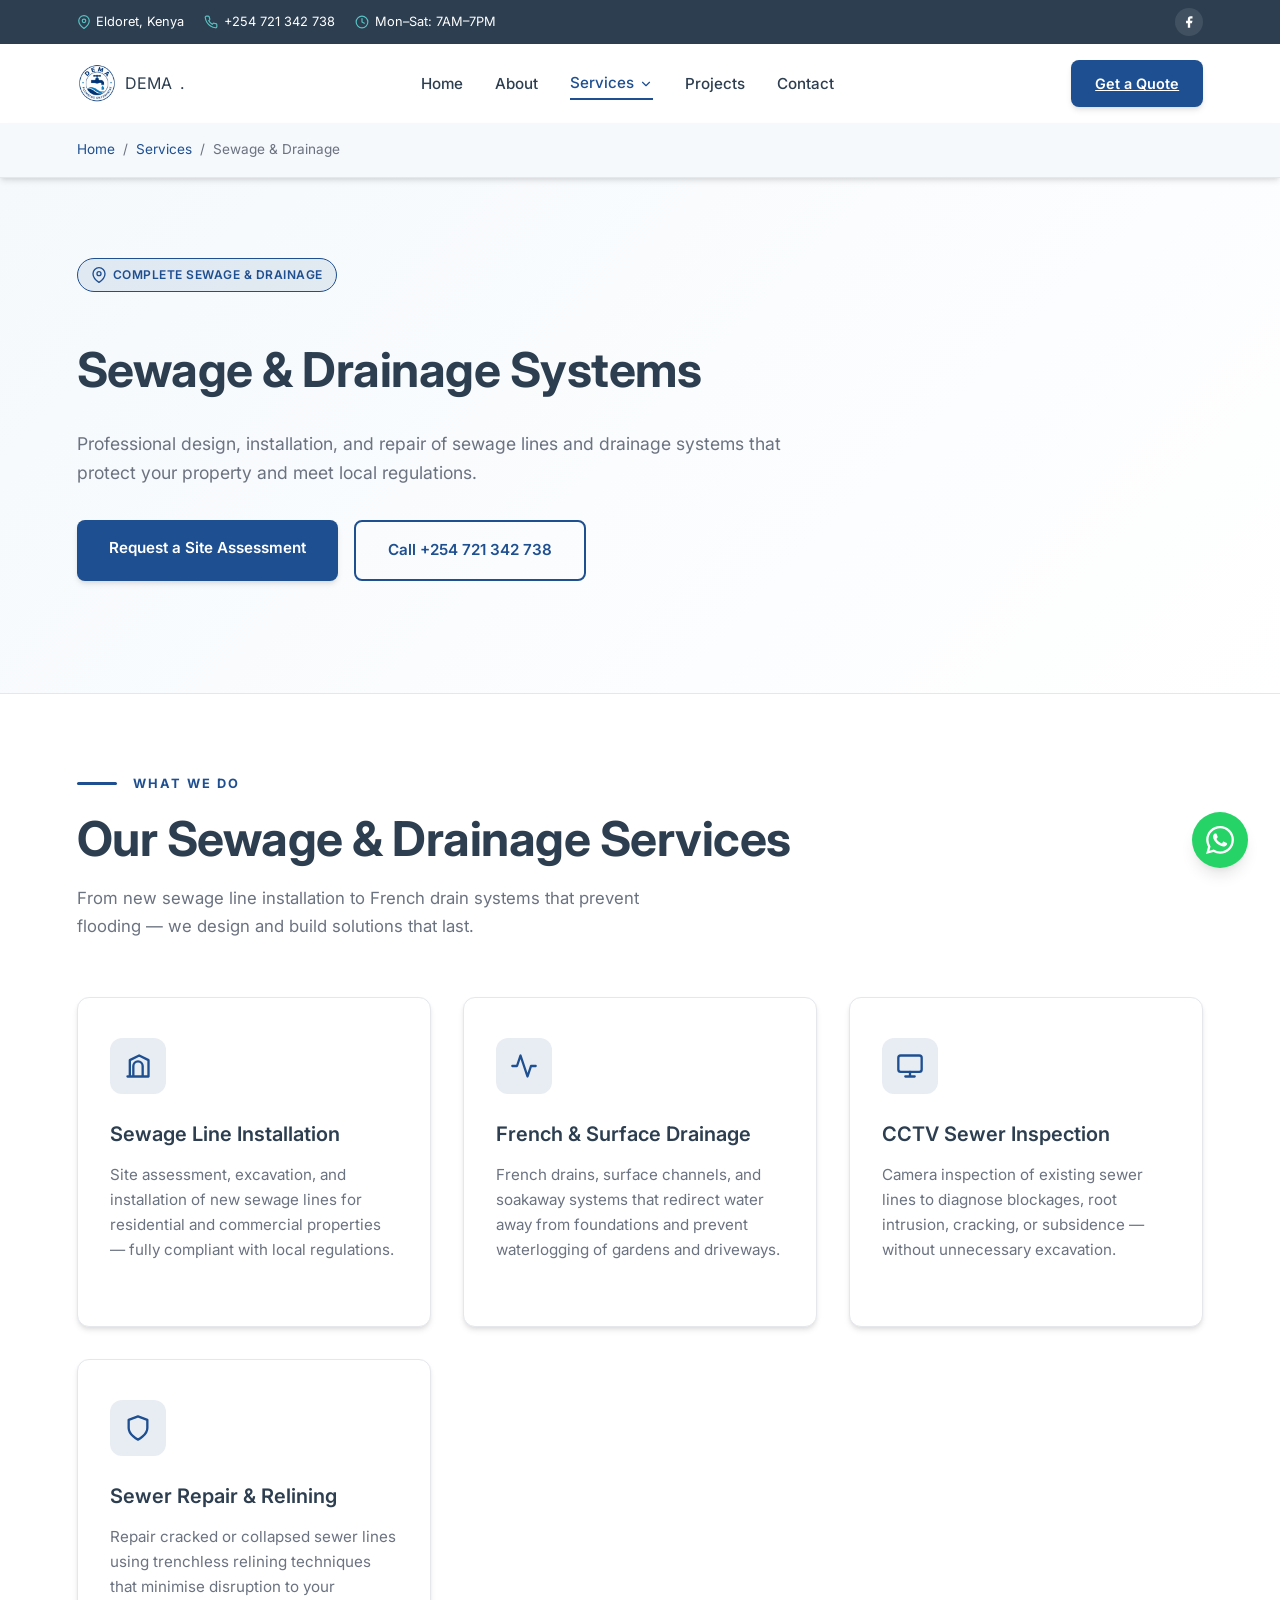
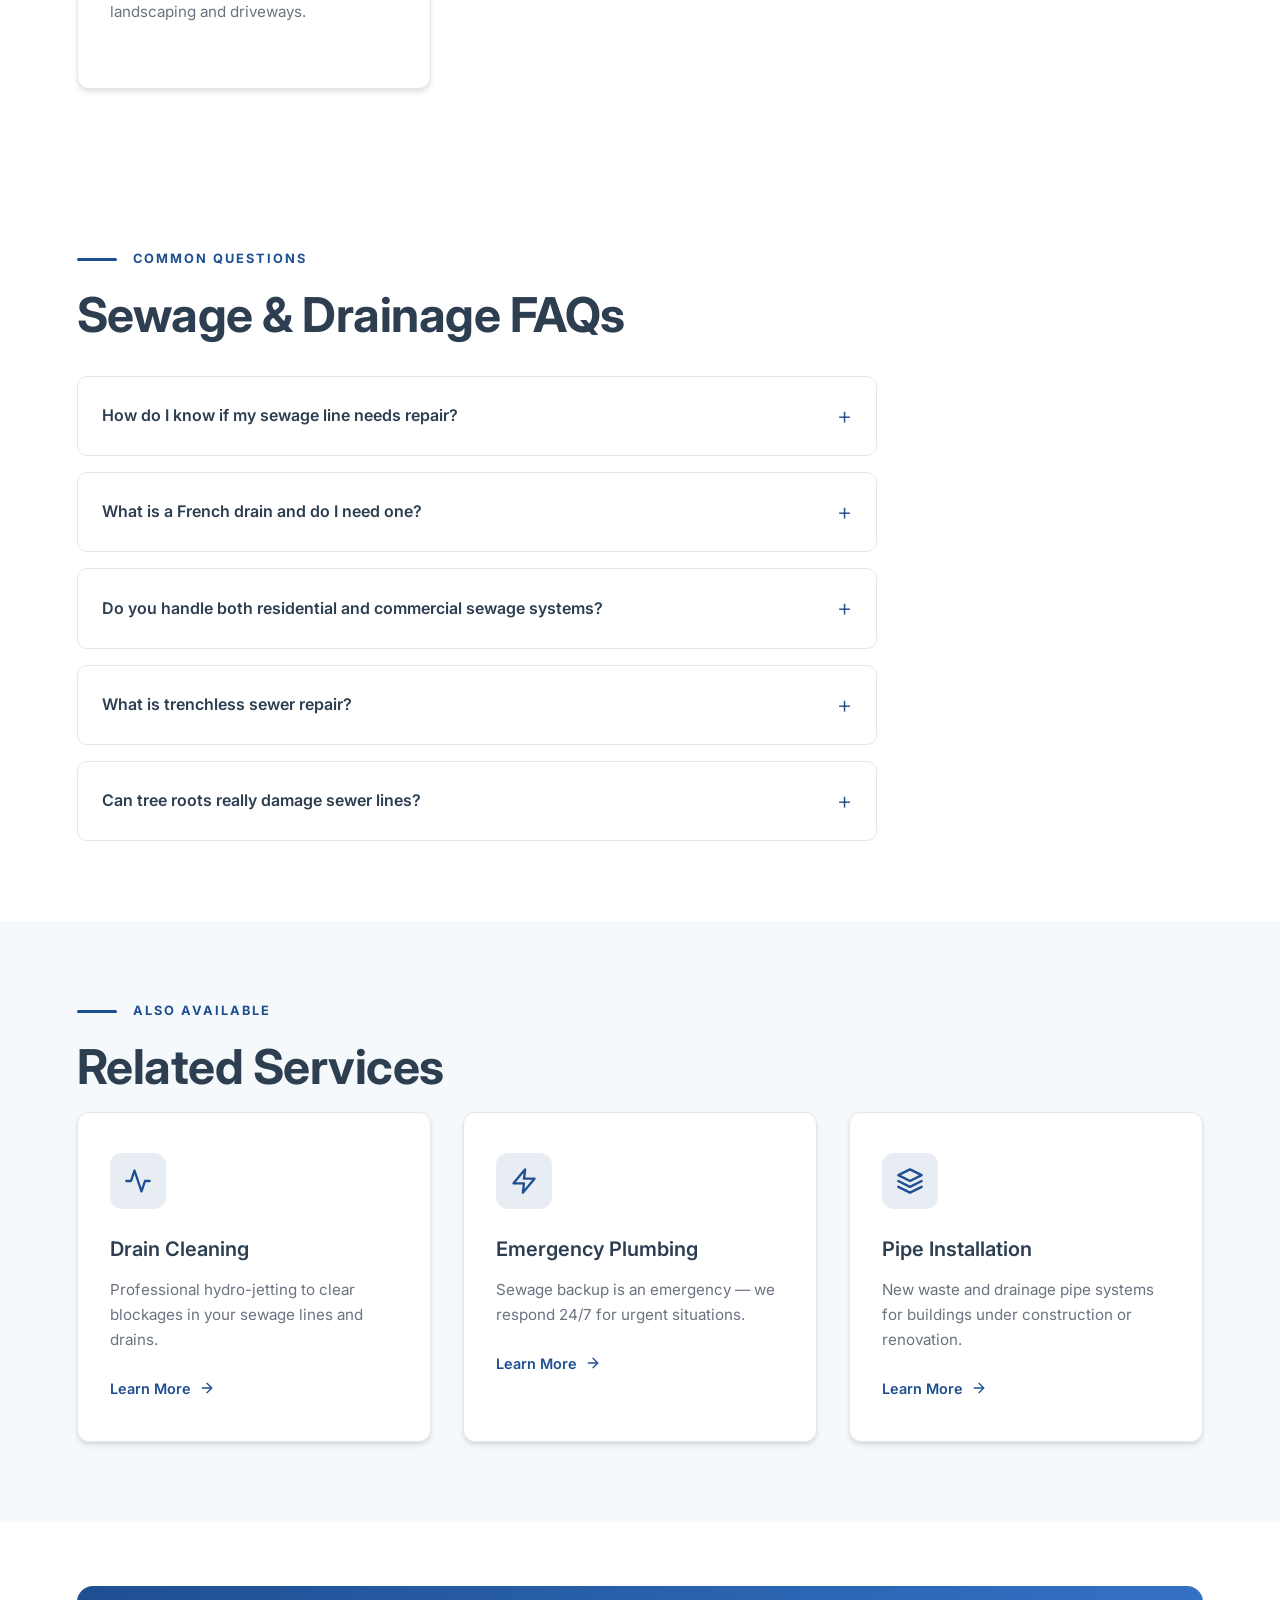
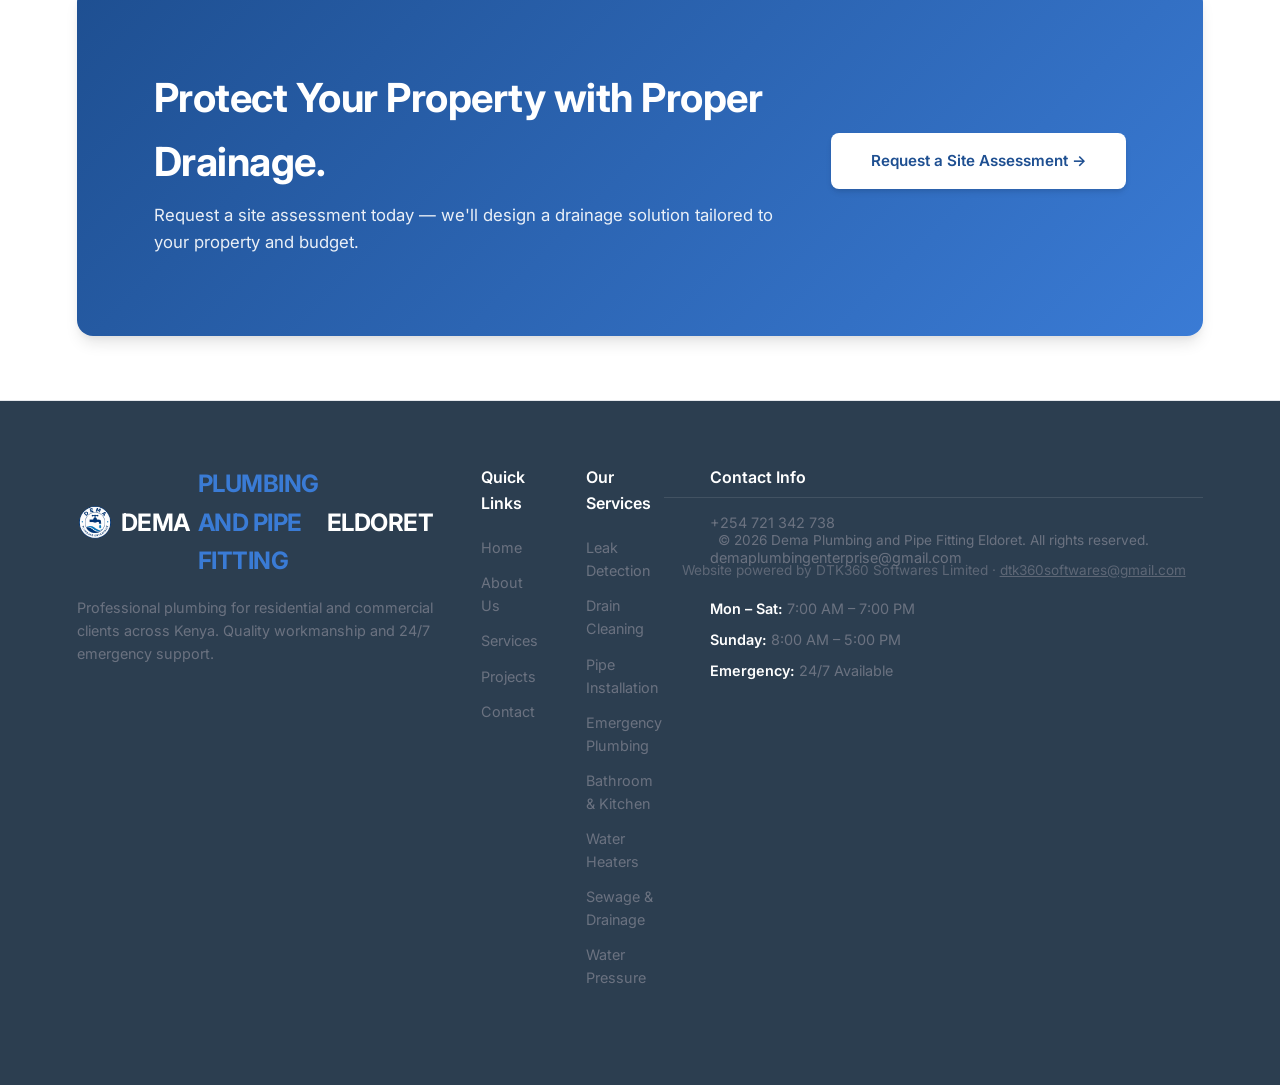
<file: services/sewage-drainage/index.html>
<!DOCTYPE html>
<html lang="en">
<head>
  <meta charset="UTF-8"/><meta name="viewport" content="width=device-width, initial-scale=1.0"/>
  <title>Sewage &amp; Drainage Systems - Dema Plumbing and Pipe Fitting Eldoret | Design, Install &amp; Repair</title>
  <meta name="description" content="Professional sewage and drainage system installation and repair in Kenya. French drains, surface drainage, sewer line inspection, and waterproofing solutions.">
  <meta name="keywords" content="sewage system Kenya, drainage system, French drain, sewer line repair, drainage installation, Eldoret plumber, Dema Plumbing">
  <link rel="canonical" href="https://demaplumbingeld.co.ke/services/sewage-drainage/">
  <meta property="og:title" content="Sewage &amp; Drainage Systems - Dema Plumbing"/><meta property="og:description" content="Professional sewage and drainage installation and repair in Kenya. French drains, surface drainage, and waterproofing."/><meta property="og:image" content="https://demaplumbingeld.co.ke/images/hero1.jpg"/><meta property="og:url" content="https://demaplumbingeld.co.ke/services/sewage-drainage/"/><meta property="og:type" content="website"/>
  <meta name="twitter:card" content="summary_large_image"><meta name="twitter:title" content="Sewage &amp; Drainage Systems - Dema Plumbing"><meta name="twitter:description" content="Professional sewage and drainage installation and repair in Kenya."><meta name="twitter:image" content="https://demaplumbingeld.co.ke/images/hero1.jpg">
  <meta name="theme-color" content="#1E4F91">
  <script type="application/ld+json">{"@context":"https://schema.org","@type":"Service","serviceType":"Sewage and Drainage System Installation","provider":{"@type":"Plumber","name":"Dema Plumbing and Pipe Fitting Eldoret","telephone":"+254721342738","url":"https://demaplumbingeld.co.ke/"},"areaServed":"Kenya"}</script>
  <link rel="preconnect" href="https://fonts.googleapis.com"><link rel="preconnect" href="https://fonts.gstatic.com" crossorigin>
  <link rel="preload" href="https://fonts.googleapis.com/css2?family=Inter:wght@400;500;600;700&display=swap" as="style" onload="this.rel='stylesheet'">
  <noscript><link rel="stylesheet" href="https://fonts.googleapis.com/css2?family=Inter:wght@400;500;600;700&display=swap"></noscript>
  <link rel="manifest" href="/manifest.json">
  <link rel="icon" href="../../images/icons/favicon.ico">
  <link rel="icon" href="../../images/icons/favicon-32x32.png" sizes="32x32" type="image/png">
  <link rel="icon" href="../../images/icons/favicon-16x16.png" sizes="16x16" type="image/png">
  <link rel="apple-touch-icon" href="../../images/icons/apple-touch-icon.png">
  <link rel="stylesheet" href="/css/styles.css">
</head>
<body>
  <a href="#main-content" class="skip-nav">Skip to main content</a>
  <div class="top-bar"><div class="top-bar-left"><div class="top-bar-item"><svg viewBox="0 0 24 24" fill="none" stroke="currentColor" stroke-width="2" stroke-linecap="round" stroke-linejoin="round" aria-hidden="true"><path d="M21 10c0 7-9 13-9 13s-9-6-9-13a9 9 0 0 1 18 0z"/><circle cx="12" cy="10" r="3"/></svg><span>Eldoret, Kenya</span></div><div class="top-bar-item"><svg viewBox="0 0 24 24" fill="none" stroke="currentColor" stroke-width="2" stroke-linecap="round" stroke-linejoin="round" aria-hidden="true"><path d="M22 16.92v3a2 2 0 0 1-2.18 2 19.79 19.79 0 0 1-8.63-3.07 19.5 19.5 0 0 1-6-6 19.79 19.79 0 0 1-3.07-8.67A2 2 0 0 1 4.11 2h3a2 2 0 0 1 2 1.72 12.84 12.84 0 0 0 .7 2.81 2 2 0 0 1-.45 2.11L8.09 9.91a16 16 0 0 0 6 6l1.27-1.27a2 2 0 0 1 2.11-.45 12.84 12.84 0 0 0 2.81.7A2 2 0 0 1 22 16.92z"/></svg><span>+254 721 342 738</span></div><div class="top-bar-item"><svg viewBox="0 0 24 24" fill="none" stroke="currentColor" stroke-width="2" stroke-linecap="round" stroke-linejoin="round" aria-hidden="true"><circle cx="12" cy="12" r="10"/><polyline points="12 6 12 12 16 14"/></svg><span>Mon–Sat: 7AM–7PM</span></div></div><div class="top-bar-right"><div class="top-bar-social"><a href="https://facebook.com/demaplumbing" target="_blank" rel="noopener noreferrer" aria-label="Facebook"><svg viewBox="0 0 24 24" fill="currentColor" aria-hidden="true"><path d="M18 2h-3a5 5 0 0 0-5 5v3H7v4h3v8h4v-8h3l1-4h-4V7a1 1 0 0 1 1-1h3z"/></svg></a></div></div></div>
  <nav><div class="logo"><img src="../../images/logo/logo.png" alt="Dema Plumbing and Pipe Fitting Eldoret Logo" width="40" height="40">DEMA<span>.</span></div>
    <ul class="nav-links"><li><a href="../../">Home</a></li><li><a href="../../about/">About</a></li><li class="nav-dropdown"><a href="../" class="active">Services <svg viewBox="0 0 24 24" fill="none" stroke="currentColor" stroke-width="2" stroke-linecap="round" stroke-linejoin="round" aria-hidden="true"><polyline points="6 9 12 15 18 9"/></svg></a><div class="dropdown-menu"><a href="../">All Services</a><a href="/services/leak-detection/">Leak Detection</a><a href="/services/drain-cleaning/">Drain Cleaning</a><a href="/services/pipe-installation/">Pipe Installation</a><a href="/services/bathroom-kitchen-fitting/">Bathroom &amp; Kitchen</a><a href="/services/water-heaters/">Water Heaters</a><a href="/services/sewage-drainage/" aria-current="page">Sewage &amp; Drainage</a><a href="/services/water-pressure/">Water Pressure</a><a href="/services/emergency-plumbing/">Emergency Plumbing</a></div></li><li><a href="../../gallery/">Projects</a></li><li><a href="../../contact/">Contact</a></li></ul>
    <a href="../../contact/" class="nav-cta">Get a Quote</a>
  </nav>
  <main id="main-content">
  <nav class="breadcrumb" aria-label="Breadcrumb"><ol><li><a href="../../">Home</a></li><li><a href="../">Services</a></li><li aria-current="page">Sewage &amp; Drainage</li></ol></nav>
  <section class="service-page-hero"><div class="service-page-hero-text">
    <div class="hero-badge"><svg viewBox="0 0 24 24" fill="none" stroke="currentColor" stroke-width="2" stroke-linecap="round" stroke-linejoin="round" aria-hidden="true"><path d="M21 10c0 7-9 13-9 13s-9-6-9-13a9 9 0 0 1 18 0z"/><circle cx="12" cy="10" r="3"/></svg> Complete Sewage &amp; Drainage</div>
    <h1>Sewage &amp; Drainage Systems</h1>
    <p>Professional design, installation, and repair of sewage lines and drainage systems that protect your property and meet local regulations.</p>
    <div class="hero-btns"><a href="../../contact/" class="btn-primary">Request a Site Assessment</a><a href="tel:+254721342738" class="btn-outline">Call +254 721 342 738</a></div>
  </div></section>
  <section class="service-detail-section">
    <div class="section-label"><span>What We Do</span></div>
    <h2 class="section-title">Our Sewage &amp; Drainage Services</h2>
    <p class="section-sub">From new sewage line installation to French drain systems that prevent flooding — we design and build solutions that last.</p>
    <div class="services-grid">
      <div class="service-card" data-animate><div class="service-icon"><svg viewBox="0 0 24 24" fill="none" stroke="currentColor" stroke-width="2" stroke-linecap="round" stroke-linejoin="round" aria-hidden="true"><path d="M3 21h18M5 21V7l8-4 8 4v14M8 21v-9a4 4 0 0 1 4-4v0a4 4 0 0 1 4 4v9"/></svg></div><h3>Sewage Line Installation</h3><p>Site assessment, excavation, and installation of new sewage lines for residential and commercial properties — fully compliant with local regulations.</p></div>
      <div class="service-card" data-animate><div class="service-icon"><svg viewBox="0 0 24 24" fill="none" stroke="currentColor" stroke-width="2" stroke-linecap="round" stroke-linejoin="round" aria-hidden="true"><path d="M22 12h-4l-3 9L9 3l-3 9H2"/></svg></div><h3>French &amp; Surface Drainage</h3><p>French drains, surface channels, and soakaway systems that redirect water away from foundations and prevent waterlogging of gardens and driveways.</p></div>
      <div class="service-card" data-animate><div class="service-icon"><svg viewBox="0 0 24 24" fill="none" stroke="currentColor" stroke-width="2" stroke-linecap="round" stroke-linejoin="round" aria-hidden="true"><rect x="2" y="3" width="20" height="14" rx="2"/><path d="M8 21h8M12 17v4"/></svg></div><h3>CCTV Sewer Inspection</h3><p>Camera inspection of existing sewer lines to diagnose blockages, root intrusion, cracking, or subsidence — without unnecessary excavation.</p></div>
      <div class="service-card" data-animate><div class="service-icon"><svg viewBox="0 0 24 24" fill="none" stroke="currentColor" stroke-width="2" stroke-linecap="round" stroke-linejoin="round" aria-hidden="true"><path d="M12 22s8-4 8-10V5l-8-3-8 3v7c0 6 8 10 8 10z"/></svg></div><h3>Sewer Repair &amp; Relining</h3><p>Repair cracked or collapsed sewer lines using trenchless relining techniques that minimise disruption to your landscaping and driveways.</p></div>
    </div>
  </section>
  <section class="faq-section"><div class="section-label"><span>Common Questions</span></div><h2 class="section-title">Sewage &amp; Drainage FAQs</h2><div class="faq-list">
    <details class="faq-item"><summary>How do I know if my sewage line needs repair?</summary><p>Warning signs include slow drains throughout the property (not just one fixture), sewage odours inside or outside, damp patches in the garden, or previous blockages in the main line. A CCTV inspection will confirm the condition.</p></details>
    <details class="faq-item"><summary>What is a French drain and do I need one?</summary><p>A French drain is a perforated pipe surrounded by gravel that channels groundwater away from an area. You may need one if your garden floods, your basement takes on water, or you have persistent damp foundations.</p></details>
    <details class="faq-item"><summary>Do you handle both residential and commercial sewage systems?</summary><p>Yes. We work on individual homes, apartment blocks, commercial buildings, and industrial facilities. Larger projects include detailed design drawings and compliance documentation.</p></details>
    <details class="faq-item"><summary>What is trenchless sewer repair?</summary><p>Trenchless relining involves inserting a resin-coated sleeve inside the existing pipe which hardens to form a new pipe within the old one — no trenching required in most cases, preserving your garden and driveway.</p></details>
    <details class="faq-item"><summary>Can tree roots really damage sewer lines?</summary><p>Yes — tree root intrusion is one of the most common causes of sewer blockages and pipe damage. Roots seek out moisture and can infiltrate hairline cracks, eventually filling and rupturing the pipe. Early CCTV inspection can identify this before it becomes a major problem.</p></details>
  </div></section>
  <section class="related-services-section"><div class="section-label"><span>Also Available</span></div><h2 class="section-title">Related Services</h2><div class="services-grid">
    <div class="service-card" data-animate><div class="service-icon"><svg viewBox="0 0 24 24" fill="none" stroke="currentColor" stroke-width="2" stroke-linecap="round" stroke-linejoin="round" aria-hidden="true"><path d="M22 12h-4l-3 9L9 3l-3 9H2"/></svg></div><h3>Drain Cleaning</h3><p>Professional hydro-jetting to clear blockages in your sewage lines and drains.</p><a href="/services/drain-cleaning/" class="service-learn-more">Learn More <svg viewBox="0 0 24 24" fill="none" stroke="currentColor" stroke-width="2" stroke-linecap="round" stroke-linejoin="round" aria-hidden="true"><line x1="5" y1="12" x2="19" y2="12"/><polyline points="12 5 19 12 12 19"/></svg></a></div>
    <div class="service-card" data-animate><div class="service-icon"><svg viewBox="0 0 24 24" fill="none" stroke="currentColor" stroke-width="2" stroke-linecap="round" stroke-linejoin="round" aria-hidden="true"><path d="M13 2L3 14h9l-1 8 10-12h-9l1-8z"/></svg></div><h3>Emergency Plumbing</h3><p>Sewage backup is an emergency — we respond 24/7 for urgent situations.</p><a href="/services/emergency-plumbing/" class="service-learn-more">Learn More <svg viewBox="0 0 24 24" fill="none" stroke="currentColor" stroke-width="2" stroke-linecap="round" stroke-linejoin="round" aria-hidden="true"><line x1="5" y1="12" x2="19" y2="12"/><polyline points="12 5 19 12 12 19"/></svg></a></div>
    <div class="service-card" data-animate><div class="service-icon"><svg viewBox="0 0 24 24" fill="none" stroke="currentColor" stroke-width="2" stroke-linecap="round" stroke-linejoin="round" aria-hidden="true"><path d="M12 2L2 7l10 5 10-5-10-5zM2 17l10 5 10-5M2 12l10 5 10-5"/></svg></div><h3>Pipe Installation</h3><p>New waste and drainage pipe systems for buildings under construction or renovation.</p><a href="/services/pipe-installation/" class="service-learn-more">Learn More <svg viewBox="0 0 24 24" fill="none" stroke="currentColor" stroke-width="2" stroke-linecap="round" stroke-linejoin="round" aria-hidden="true"><line x1="5" y1="12" x2="19" y2="12"/><polyline points="12 5 19 12 12 19"/></svg></a></div>
  </div></section>
  <section class="cta-section"><div><h2>Protect Your Property with Proper Drainage.</h2><p>Request a site assessment today — we'll design a drainage solution tailored to your property and budget.</p></div><a href="../../contact/" class="btn-dark">Request a Site Assessment &rarr;</a></section>
  </main>
  <a href="https://wa.me/254721342738" class="wa-float" target="_blank" rel="noopener noreferrer" aria-label="Chat on WhatsApp"><svg viewBox="0 0 24 24" fill="currentColor" aria-hidden="true"><path d="M17.472 14.382c-.297-.149-1.758-.867-2.03-.967-.273-.099-.471-.148-.67.15-.197.297-.767.966-.94 1.164-.173.199-.347.223-.644.075-.297-.15-1.255-.463-2.39-1.475-.883-.788-1.48-1.761-1.653-2.059-.173-.297-.018-.458.13-.606.134-.133.298-.347.446-.52.149-.174.198-.298.298-.497.099-.198.05-.371-.025-.52-.075-.149-.669-1.612-.916-2.207-.242-.579-.487-.5-.669-.51-.173-.008-.371-.01-.57-.01-.198 0-.52.074-.792.372-.272.297-1.04 1.016-1.04 2.479 0 1.462 1.065 2.875 1.213 3.074.149.198 2.096 3.2 5.077 4.487.709.306 1.262.489 1.694.625.712.227 1.36.195 1.871.118.571-.085 1.758-.719 2.006-1.413.248-.694.248-1.289.173-1.413-.074-.124-.272-.198-.57-.347m-5.421 7.403h-.004a9.87 9.87 0 01-5.031-1.378l-.361-.214-3.741.982.998-3.648-.235-.374a9.86 9.86 0 01-1.51-5.26c.001-5.45 4.436-9.884 9.888-9.884 2.64 0 5.122 1.03 6.988 2.898a9.825 9.825 0 012.893 6.994c-.003 5.45-4.437 9.884-9.885 9.884m8.413-18.297A11.815 11.815 0 0012.05 0C5.495 0 .16 5.335.157 11.892c0 2.096.547 4.142 1.588 5.945L.057 24l6.305-1.654a11.882 11.882 0 005.683 1.448h.005c6.554 0 11.89-5.335 11.893-11.893a11.821 11.821 0 00-3.48-8.413z"/></svg></a>
  <footer><div class="footer-grid"><div><div class="footer-logo"><img src="../../images/logo/logo.png" alt="Dema Plumbing and Pipe Fitting Eldoret Logo" width="36" height="36">DEMA <span>PLUMBING AND PIPE FITTING</span> ELDORET</div><p class="footer-copy">Professional plumbing for residential and commercial clients across Kenya. Quality workmanship and 24/7 emergency support.</p></div><div class="footer-links"><h4>Quick Links</h4><a href="../../">Home</a><a href="../../about/">About Us</a><a href="../">Services</a><a href="../../gallery/">Projects</a><a href="../../contact/">Contact</a></div><div class="footer-links"><h4>Our Services</h4><a href="/services/leak-detection/">Leak Detection</a><a href="/services/drain-cleaning/">Drain Cleaning</a><a href="/services/pipe-installation/">Pipe Installation</a><a href="/services/emergency-plumbing/">Emergency Plumbing</a><a href="/services/bathroom-kitchen-fitting/">Bathroom &amp; Kitchen</a><a href="/services/water-heaters/">Water Heaters</a><a href="/services/sewage-drainage/">Sewage &amp; Drainage</a><a href="/services/water-pressure/">Water Pressure</a></div><div class="footer-links"><h4>Contact Info</h4><a href="tel:+254721342738">+254 721 342 738</a><a href="mailto:demaplumbingenterprise@gmail.com">demaplumbingenterprise@gmail.com</a><div class="footer-working-hours"><p><strong>Mon – Sat:</strong> 7:00 AM – 7:00 PM</p><p><strong>Sunday:</strong> 8:00 AM – 5:00 PM</p><p><strong>Emergency:</strong> 24/7 Available</p></div></div></div><div class="footer-bottom"><p>&copy; 2026 Dema Plumbing and Pipe Fitting Eldoret. All rights reserved.</p>
<p class="footer-credit">Website powered by DTK360 Softwares Limited &middot; <a href="mailto:dtk360softwares@gmail.com">dtk360softwares@gmail.com</a></p></div></footer>
  <script src="/js/main.js" defer></script>
</body></html>
</file>
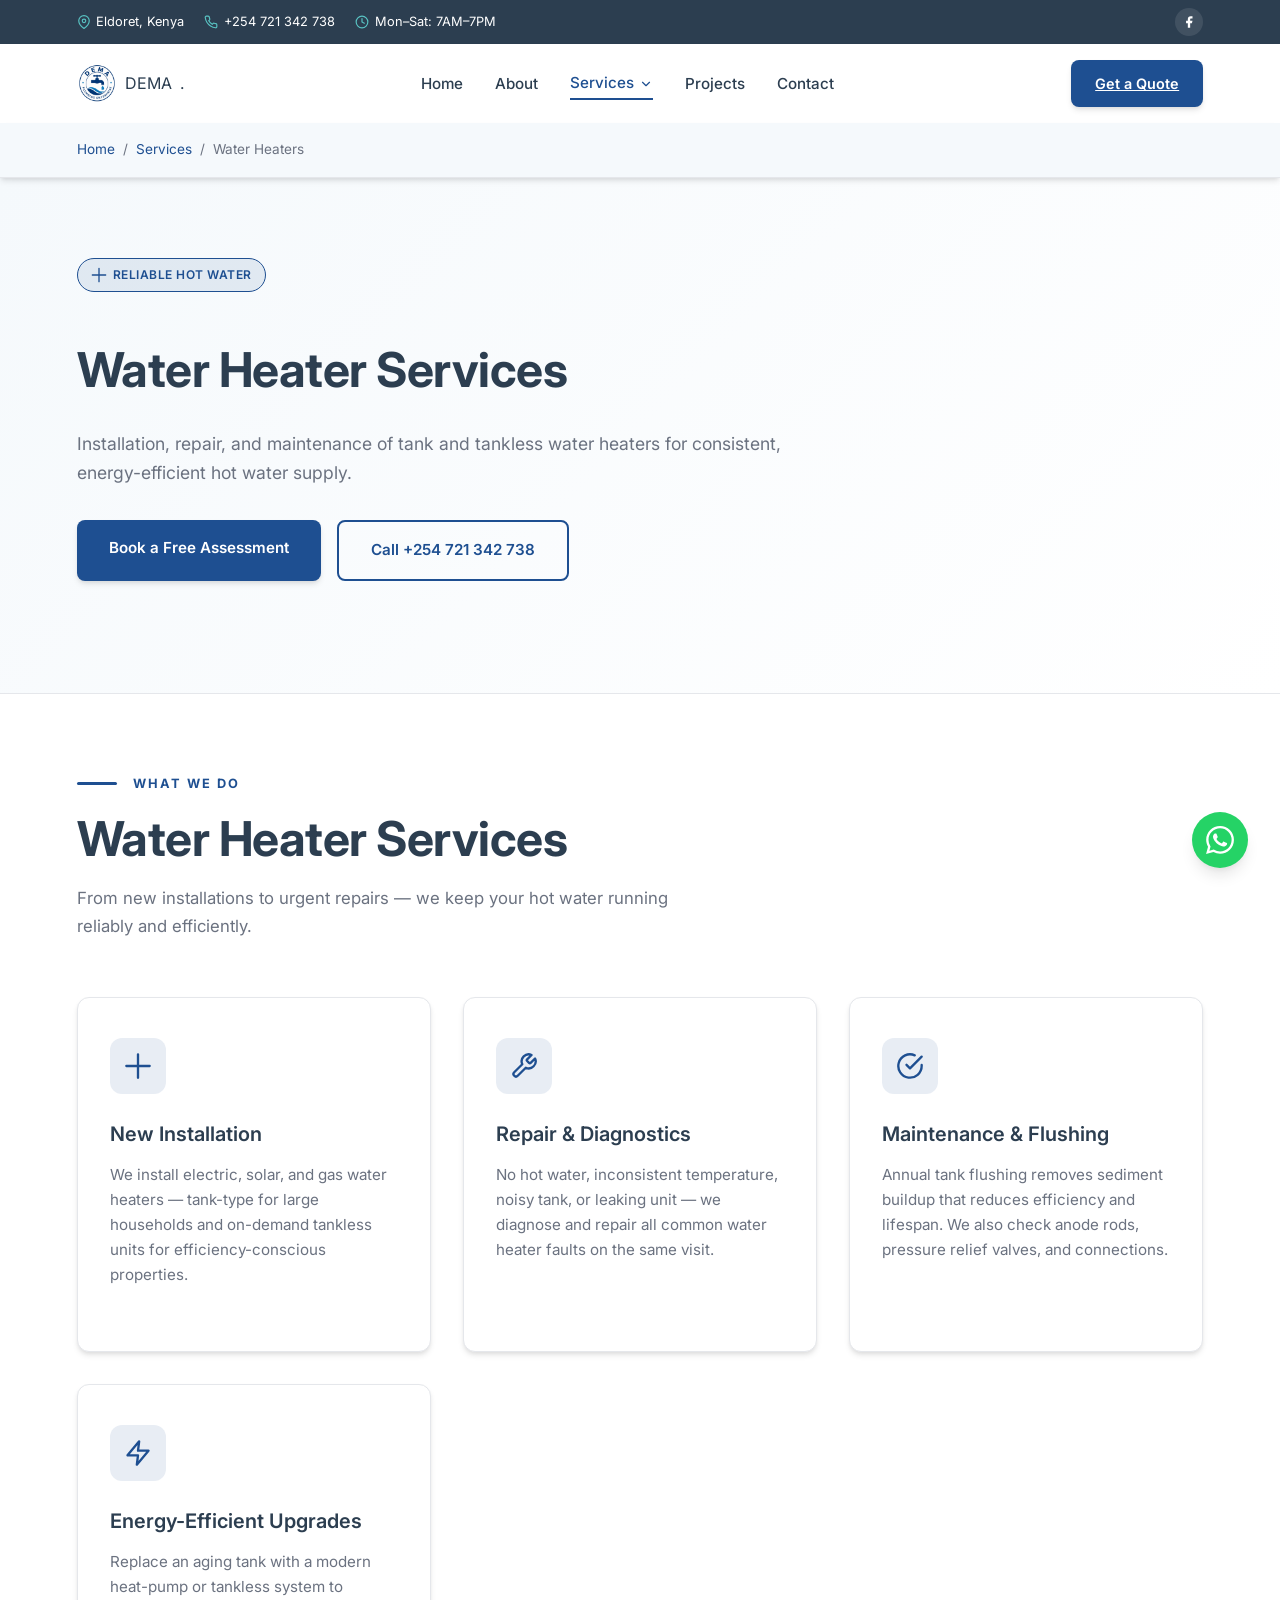
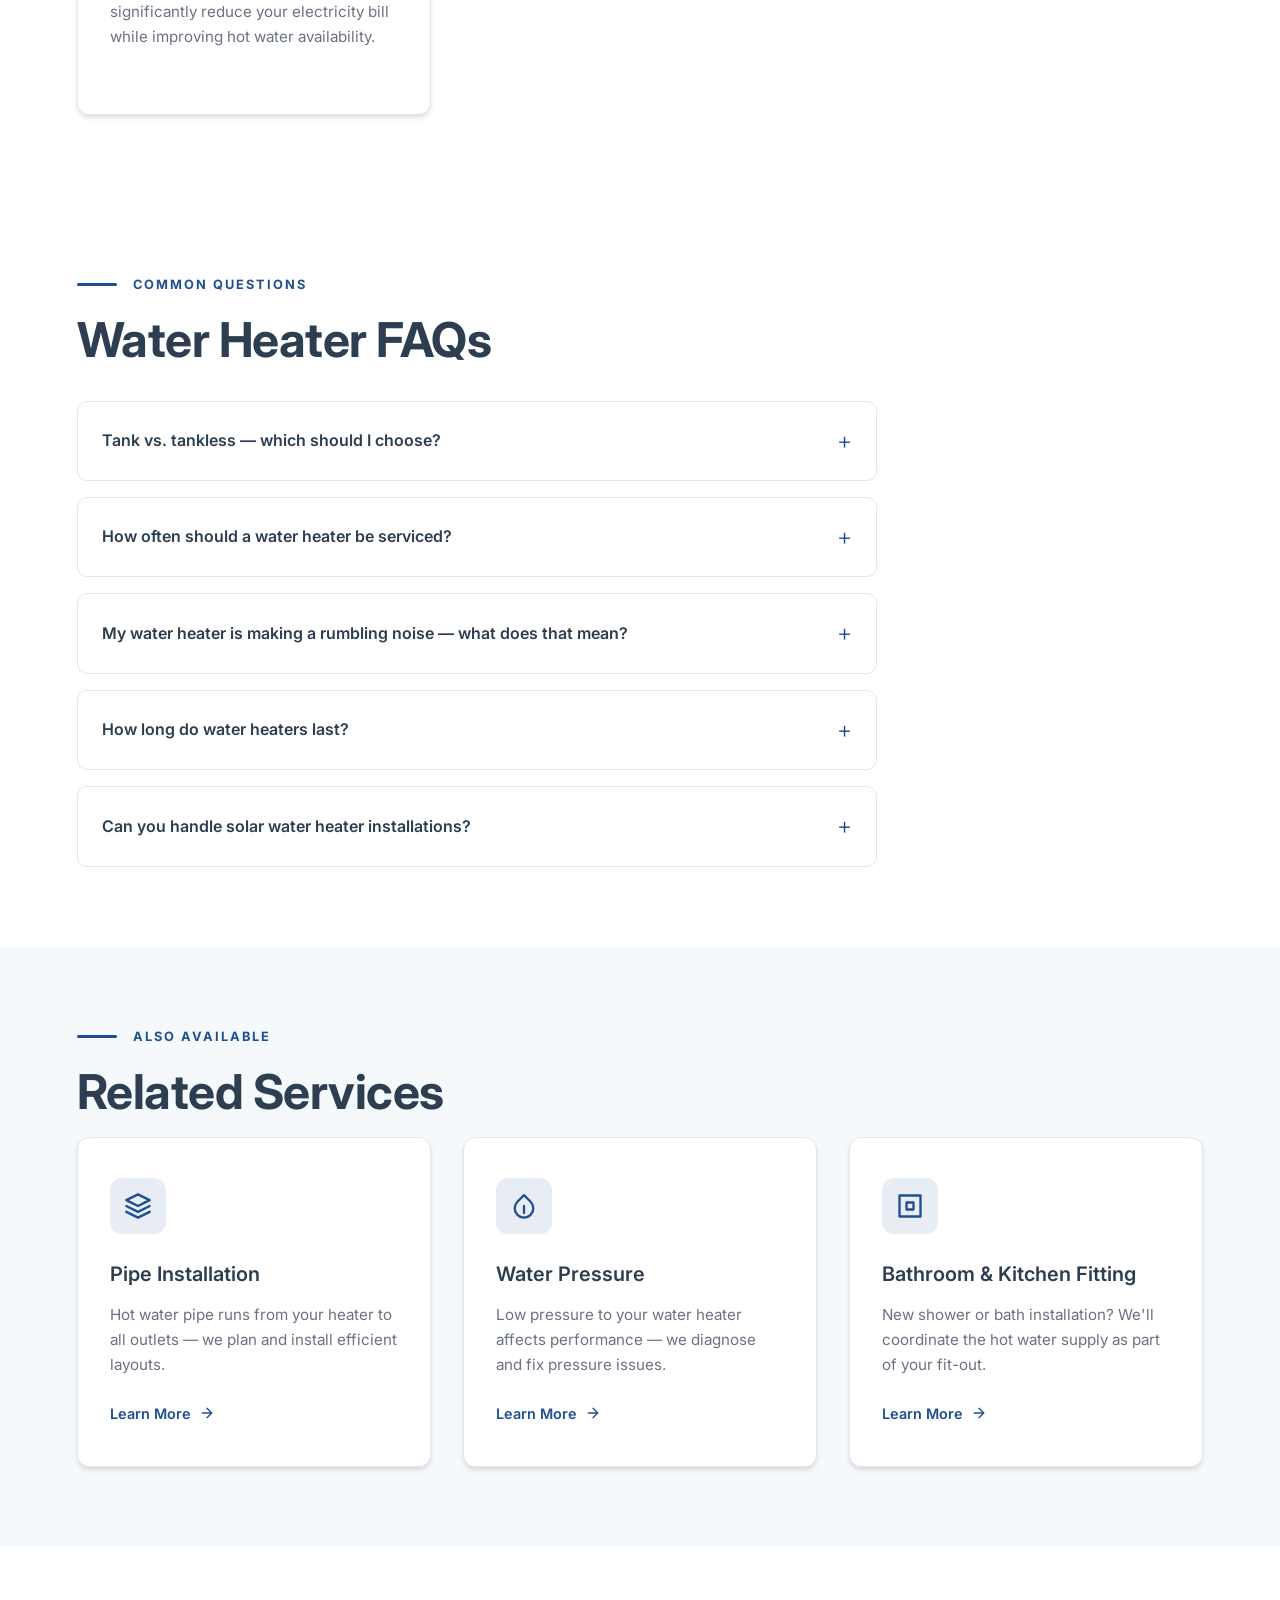
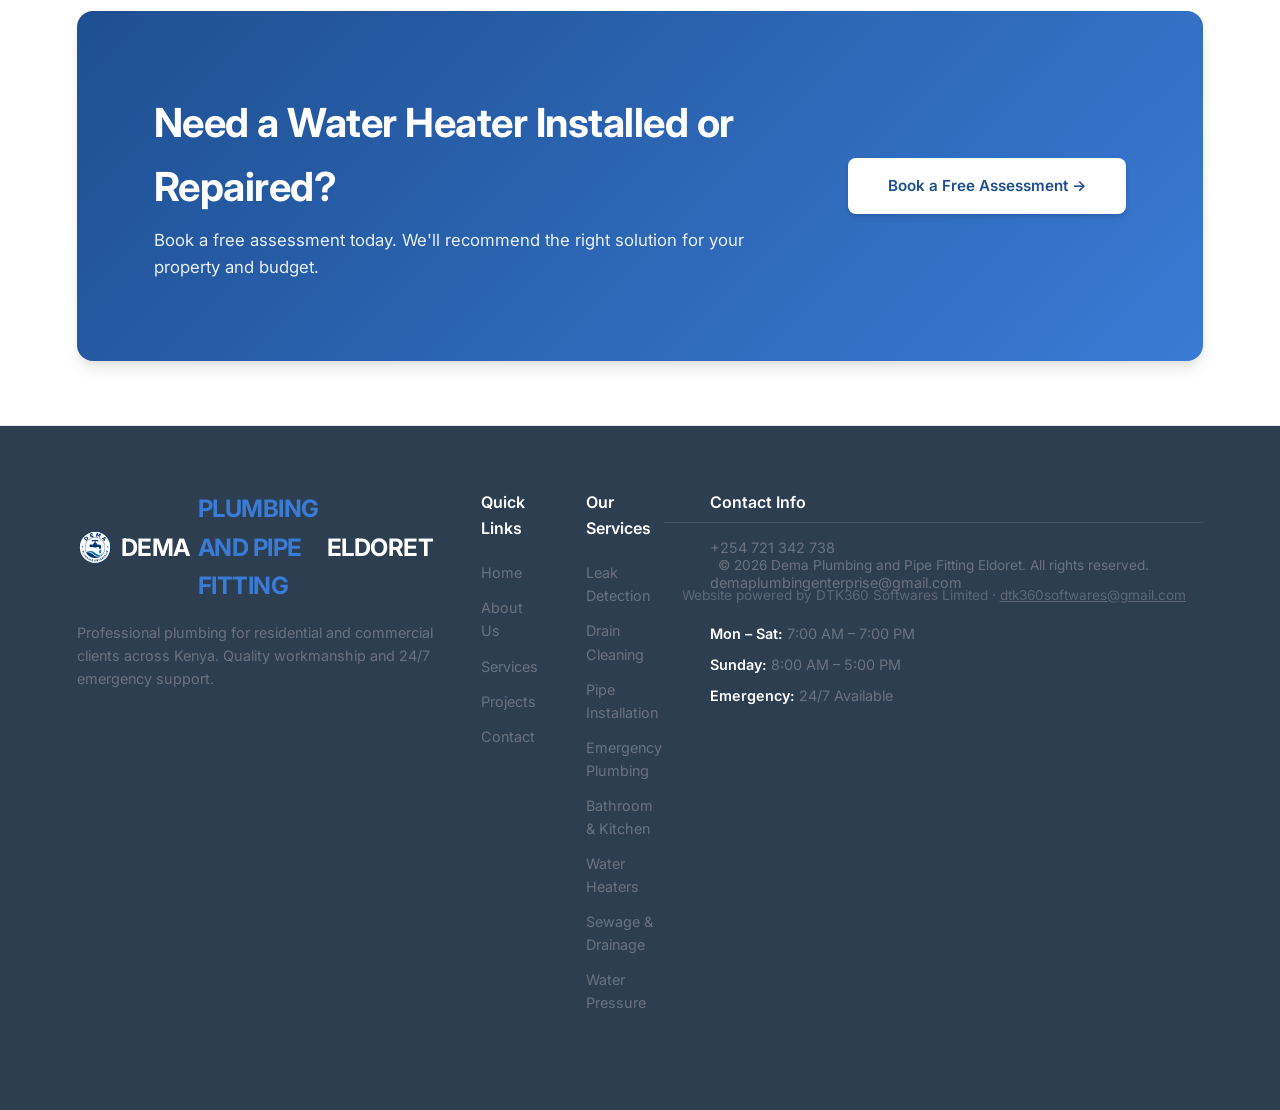
<file: services/water-heaters/index.html>
<!DOCTYPE html>
<html lang="en">
<head>
  <meta charset="UTF-8"/><meta name="viewport" content="width=device-width, initial-scale=1.0"/>
  <title>Water Heater Services - Dema Plumbing and Pipe Fitting Eldoret | Installation, Repair &amp; Maintenance</title>
  <meta name="description" content="Professional water heater installation, repair, and maintenance in Kenya. Tank and tankless systems. Energy-efficient upgrades available. Book a free assessment today.">
  <meta name="keywords" content="water heater Kenya, geyser installation, tankless water heater, water heater repair, Eldoret plumber, Dema Plumbing">
  <link rel="canonical" href="https://demaplumbingeld.co.ke/services/water-heaters/">
  <meta property="og:title" content="Water Heater Services - Dema Plumbing"/><meta property="og:description" content="Professional water heater installation, repair, and maintenance in Kenya. Tank and tankless systems."/><meta property="og:image" content="https://demaplumbingeld.co.ke/images/hero1.jpg"/><meta property="og:url" content="https://demaplumbingeld.co.ke/services/water-heaters/"/><meta property="og:type" content="website"/>
  <meta name="twitter:card" content="summary_large_image"><meta name="twitter:title" content="Water Heater Services - Dema Plumbing"><meta name="twitter:description" content="Professional water heater installation, repair, and maintenance in Kenya. Tank and tankless systems."><meta name="twitter:image" content="https://demaplumbingeld.co.ke/images/hero1.jpg">
  <meta name="theme-color" content="#1E4F91">
  <script type="application/ld+json">{"@context":"https://schema.org","@type":"Service","serviceType":"Water Heater Installation and Repair","provider":{"@type":"Plumber","name":"Dema Plumbing and Pipe Fitting Eldoret","telephone":"+254721342738","url":"https://demaplumbingeld.co.ke/"},"areaServed":"Kenya"}</script>
  <link rel="preconnect" href="https://fonts.googleapis.com"><link rel="preconnect" href="https://fonts.gstatic.com" crossorigin>
  <link rel="preload" href="https://fonts.googleapis.com/css2?family=Inter:wght@400;500;600;700&display=swap" as="style" onload="this.rel='stylesheet'">
  <noscript><link rel="stylesheet" href="https://fonts.googleapis.com/css2?family=Inter:wght@400;500;600;700&display=swap"></noscript>
  <link rel="manifest" href="/manifest.json">
  <link rel="icon" href="../../images/icons/favicon.ico">
  <link rel="icon" href="../../images/icons/favicon-32x32.png" sizes="32x32" type="image/png">
  <link rel="icon" href="../../images/icons/favicon-16x16.png" sizes="16x16" type="image/png">
  <link rel="apple-touch-icon" href="../../images/icons/apple-touch-icon.png">
  <link rel="stylesheet" href="/css/styles.css">
</head>
<body>
  <a href="#main-content" class="skip-nav">Skip to main content</a>
  <div class="top-bar"><div class="top-bar-left"><div class="top-bar-item"><svg viewBox="0 0 24 24" fill="none" stroke="currentColor" stroke-width="2" stroke-linecap="round" stroke-linejoin="round" aria-hidden="true"><path d="M21 10c0 7-9 13-9 13s-9-6-9-13a9 9 0 0 1 18 0z"/><circle cx="12" cy="10" r="3"/></svg><span>Eldoret, Kenya</span></div><div class="top-bar-item"><svg viewBox="0 0 24 24" fill="none" stroke="currentColor" stroke-width="2" stroke-linecap="round" stroke-linejoin="round" aria-hidden="true"><path d="M22 16.92v3a2 2 0 0 1-2.18 2 19.79 19.79 0 0 1-8.63-3.07 19.5 19.5 0 0 1-6-6 19.79 19.79 0 0 1-3.07-8.67A2 2 0 0 1 4.11 2h3a2 2 0 0 1 2 1.72 12.84 12.84 0 0 0 .7 2.81 2 2 0 0 1-.45 2.11L8.09 9.91a16 16 0 0 0 6 6l1.27-1.27a2 2 0 0 1 2.11-.45 12.84 12.84 0 0 0 2.81.7A2 2 0 0 1 22 16.92z"/></svg><span>+254 721 342 738</span></div><div class="top-bar-item"><svg viewBox="0 0 24 24" fill="none" stroke="currentColor" stroke-width="2" stroke-linecap="round" stroke-linejoin="round" aria-hidden="true"><circle cx="12" cy="12" r="10"/><polyline points="12 6 12 12 16 14"/></svg><span>Mon–Sat: 7AM–7PM</span></div></div><div class="top-bar-right"><div class="top-bar-social"><a href="https://facebook.com/demaplumbing" target="_blank" rel="noopener noreferrer" aria-label="Facebook"><svg viewBox="0 0 24 24" fill="currentColor" aria-hidden="true"><path d="M18 2h-3a5 5 0 0 0-5 5v3H7v4h3v8h4v-8h3l1-4h-4V7a1 1 0 0 1 1-1h3z"/></svg></a></div></div></div>
  <nav><div class="logo"><img src="../../images/logo/logo.png" alt="Dema Plumbing and Pipe Fitting Eldoret Logo" width="40" height="40">DEMA<span>.</span></div>
    <ul class="nav-links"><li><a href="../../">Home</a></li><li><a href="../../about/">About</a></li><li class="nav-dropdown"><a href="../" class="active">Services <svg viewBox="0 0 24 24" fill="none" stroke="currentColor" stroke-width="2" stroke-linecap="round" stroke-linejoin="round" aria-hidden="true"><polyline points="6 9 12 15 18 9"/></svg></a><div class="dropdown-menu"><a href="../">All Services</a><a href="/services/leak-detection/">Leak Detection</a><a href="/services/drain-cleaning/">Drain Cleaning</a><a href="/services/pipe-installation/">Pipe Installation</a><a href="/services/bathroom-kitchen-fitting/">Bathroom &amp; Kitchen</a><a href="/services/water-heaters/" aria-current="page">Water Heaters</a><a href="/services/sewage-drainage/">Sewage &amp; Drainage</a><a href="/services/water-pressure/">Water Pressure</a><a href="/services/emergency-plumbing/">Emergency Plumbing</a></div></li><li><a href="../../gallery/">Projects</a></li><li><a href="../../contact/">Contact</a></li></ul>
    <a href="../../contact/" class="nav-cta">Get a Quote</a>
  </nav>
  <main id="main-content">
  <nav class="breadcrumb" aria-label="Breadcrumb"><ol><li><a href="../../">Home</a></li><li><a href="../">Services</a></li><li aria-current="page">Water Heaters</li></ol></nav>
  <section class="service-page-hero"><div class="service-page-hero-text">
    <div class="hero-badge"><svg viewBox="0 0 24 24" fill="none" stroke="currentColor" stroke-width="2" stroke-linecap="round" stroke-linejoin="round" aria-hidden="true"><path d="M12 2v20M2 12h20"/></svg> Reliable Hot Water</div>
    <h1>Water Heater Services</h1>
    <p>Installation, repair, and maintenance of tank and tankless water heaters for consistent, energy-efficient hot water supply.</p>
    <div class="hero-btns"><a href="../../contact/" class="btn-primary">Book a Free Assessment</a><a href="tel:+254721342738" class="btn-outline">Call +254 721 342 738</a></div>
  </div></section>
  <section class="service-detail-section">
    <div class="section-label"><span>What We Do</span></div>
    <h2 class="section-title">Water Heater Services</h2>
    <p class="section-sub">From new installations to urgent repairs — we keep your hot water running reliably and efficiently.</p>
    <div class="services-grid">
      <div class="service-card" data-animate><div class="service-icon"><svg viewBox="0 0 24 24" fill="none" stroke="currentColor" stroke-width="2" stroke-linecap="round" stroke-linejoin="round" aria-hidden="true"><path d="M12 2v20M2 12h20"/></svg></div><h3>New Installation</h3><p>We install electric, solar, and gas water heaters — tank-type for large households and on-demand tankless units for efficiency-conscious properties.</p></div>
      <div class="service-card" data-animate><div class="service-icon"><svg viewBox="0 0 24 24" fill="none" stroke="currentColor" stroke-width="2" stroke-linecap="round" stroke-linejoin="round" aria-hidden="true"><path d="M14.7 6.3a1 1 0 0 0 0 1.4l1.6 1.6a1 1 0 0 0 1.4 0l3.77-3.77a6 6 0 0 1-7.94 7.94l-6.91 6.91a2.12 2.12 0 0 1-3-3l6.91-6.91a6 6 0 0 1 7.94-7.94l-3.76 3.76z"/></svg></div><h3>Repair &amp; Diagnostics</h3><p>No hot water, inconsistent temperature, noisy tank, or leaking unit — we diagnose and repair all common water heater faults on the same visit.</p></div>
      <div class="service-card" data-animate><div class="service-icon"><svg viewBox="0 0 24 24" fill="none" stroke="currentColor" stroke-width="2" stroke-linecap="round" stroke-linejoin="round" aria-hidden="true"><path d="M22 11.08V12a10 10 0 1 1-5.93-9.14"/><polyline points="22 4 12 14.01 9 11.01"/></svg></div><h3>Maintenance &amp; Flushing</h3><p>Annual tank flushing removes sediment buildup that reduces efficiency and lifespan. We also check anode rods, pressure relief valves, and connections.</p></div>
      <div class="service-card" data-animate><div class="service-icon"><svg viewBox="0 0 24 24" fill="none" stroke="currentColor" stroke-width="2" stroke-linecap="round" stroke-linejoin="round" aria-hidden="true"><path d="M13 2L3 14h9l-1 8 10-12h-9l1-8z"/></svg></div><h3>Energy-Efficient Upgrades</h3><p>Replace an aging tank with a modern heat-pump or tankless system to significantly reduce your electricity bill while improving hot water availability.</p></div>
    </div>
  </section>
  <section class="faq-section"><div class="section-label"><span>Common Questions</span></div><h2 class="section-title">Water Heater FAQs</h2><div class="faq-list">
    <details class="faq-item"><summary>Tank vs. tankless — which should I choose?</summary><p>Tank heaters store a fixed volume of pre-heated water and suit larger families with simultaneous demand. Tankless (on-demand) heaters heat water only when needed — more energy-efficient but with a higher upfront cost. We'll recommend the right choice based on your household size and usage patterns.</p></details>
    <details class="faq-item"><summary>How often should a water heater be serviced?</summary><p>Annual servicing is recommended. We flush the tank, inspect the anode rod and pressure relief valve, and check all connections to extend the unit's lifespan and maintain efficiency.</p></details>
    <details class="faq-item"><summary>My water heater is making a rumbling noise — what does that mean?</summary><p>Rumbling or popping is usually caused by sediment buildup at the bottom of the tank. A professional flush typically resolves this. If ignored, it accelerates corrosion and shortens the heater's life.</p></details>
    <details class="faq-item"><summary>How long do water heaters last?</summary><p>Tank water heaters typically last 8–12 years with regular maintenance. Tankless units can last 15–20+ years. If yours is approaching or past these ages, a replacement assessment is worthwhile.</p></details>
    <details class="faq-item"><summary>Can you handle solar water heater installations?</summary><p>Yes. We install solar thermal systems and can also integrate them with electric backup heaters for continuous hot water during overcast days.</p></details>
  </div></section>
  <section class="related-services-section"><div class="section-label"><span>Also Available</span></div><h2 class="section-title">Related Services</h2><div class="services-grid">
    <div class="service-card" data-animate><div class="service-icon"><svg viewBox="0 0 24 24" fill="none" stroke="currentColor" stroke-width="2" stroke-linecap="round" stroke-linejoin="round" aria-hidden="true"><path d="M12 2L2 7l10 5 10-5-10-5zM2 17l10 5 10-5M2 12l10 5 10-5"/></svg></div><h3>Pipe Installation</h3><p>Hot water pipe runs from your heater to all outlets — we plan and install efficient layouts.</p><a href="/services/pipe-installation/" class="service-learn-more">Learn More <svg viewBox="0 0 24 24" fill="none" stroke="currentColor" stroke-width="2" stroke-linecap="round" stroke-linejoin="round" aria-hidden="true"><line x1="5" y1="12" x2="19" y2="12"/><polyline points="12 5 19 12 12 19"/></svg></a></div>
    <div class="service-card" data-animate><div class="service-icon"><svg viewBox="0 0 24 24" fill="none" stroke="currentColor" stroke-width="2" stroke-linecap="round" stroke-linejoin="round" aria-hidden="true"><path d="M12 2.69l5.66 5.66a8 8 0 1 1-11.31 0z"/><path d="M12 12v6"/></svg></div><h3>Water Pressure</h3><p>Low pressure to your water heater affects performance — we diagnose and fix pressure issues.</p><a href="/services/water-pressure/" class="service-learn-more">Learn More <svg viewBox="0 0 24 24" fill="none" stroke="currentColor" stroke-width="2" stroke-linecap="round" stroke-linejoin="round" aria-hidden="true"><line x1="5" y1="12" x2="19" y2="12"/><polyline points="12 5 19 12 12 19"/></svg></a></div>
    <div class="service-card" data-animate><div class="service-icon"><svg viewBox="0 0 24 24" fill="none" stroke="currentColor" stroke-width="2" stroke-linecap="round" stroke-linejoin="round" aria-hidden="true"><path d="M3 3h18v18H3zM9 9h6v6H9z"/></svg></div><h3>Bathroom &amp; Kitchen Fitting</h3><p>New shower or bath installation? We'll coordinate the hot water supply as part of your fit-out.</p><a href="/services/bathroom-kitchen-fitting/" class="service-learn-more">Learn More <svg viewBox="0 0 24 24" fill="none" stroke="currentColor" stroke-width="2" stroke-linecap="round" stroke-linejoin="round" aria-hidden="true"><line x1="5" y1="12" x2="19" y2="12"/><polyline points="12 5 19 12 12 19"/></svg></a></div>
  </div></section>
  <section class="cta-section"><div><h2>Need a Water Heater Installed or Repaired?</h2><p>Book a free assessment today. We'll recommend the right solution for your property and budget.</p></div><a href="../../contact/" class="btn-dark">Book a Free Assessment &rarr;</a></section>
  </main>
  <a href="https://wa.me/254721342738" class="wa-float" target="_blank" rel="noopener noreferrer" aria-label="Chat on WhatsApp"><svg viewBox="0 0 24 24" fill="currentColor" aria-hidden="true"><path d="M17.472 14.382c-.297-.149-1.758-.867-2.03-.967-.273-.099-.471-.148-.67.15-.197.297-.767.966-.94 1.164-.173.199-.347.223-.644.075-.297-.15-1.255-.463-2.39-1.475-.883-.788-1.48-1.761-1.653-2.059-.173-.297-.018-.458.13-.606.134-.133.298-.347.446-.52.149-.174.198-.298.298-.497.099-.198.05-.371-.025-.52-.075-.149-.669-1.612-.916-2.207-.242-.579-.487-.5-.669-.51-.173-.008-.371-.01-.57-.01-.198 0-.52.074-.792.372-.272.297-1.04 1.016-1.04 2.479 0 1.462 1.065 2.875 1.213 3.074.149.198 2.096 3.2 5.077 4.487.709.306 1.262.489 1.694.625.712.227 1.36.195 1.871.118.571-.085 1.758-.719 2.006-1.413.248-.694.248-1.289.173-1.413-.074-.124-.272-.198-.57-.347m-5.421 7.403h-.004a9.87 9.87 0 01-5.031-1.378l-.361-.214-3.741.982.998-3.648-.235-.374a9.86 9.86 0 01-1.51-5.26c.001-5.45 4.436-9.884 9.888-9.884 2.64 0 5.122 1.03 6.988 2.898a9.825 9.825 0 012.893 6.994c-.003 5.45-4.437 9.884-9.885 9.884m8.413-18.297A11.815 11.815 0 0012.05 0C5.495 0 .16 5.335.157 11.892c0 2.096.547 4.142 1.588 5.945L.057 24l6.305-1.654a11.882 11.882 0 005.683 1.448h.005c6.554 0 11.89-5.335 11.893-11.893a11.821 11.821 0 00-3.48-8.413z"/></svg></a>
  <footer><div class="footer-grid"><div><div class="footer-logo"><img src="../../images/logo/logo.png" alt="Dema Plumbing and Pipe Fitting Eldoret Logo" width="36" height="36">DEMA <span>PLUMBING AND PIPE FITTING</span> ELDORET</div><p class="footer-copy">Professional plumbing for residential and commercial clients across Kenya. Quality workmanship and 24/7 emergency support.</p></div><div class="footer-links"><h4>Quick Links</h4><a href="../../">Home</a><a href="../../about/">About Us</a><a href="../">Services</a><a href="../../gallery/">Projects</a><a href="../../contact/">Contact</a></div><div class="footer-links"><h4>Our Services</h4><a href="/services/leak-detection/">Leak Detection</a><a href="/services/drain-cleaning/">Drain Cleaning</a><a href="/services/pipe-installation/">Pipe Installation</a><a href="/services/emergency-plumbing/">Emergency Plumbing</a><a href="/services/bathroom-kitchen-fitting/">Bathroom &amp; Kitchen</a><a href="/services/water-heaters/">Water Heaters</a><a href="/services/sewage-drainage/">Sewage &amp; Drainage</a><a href="/services/water-pressure/">Water Pressure</a></div><div class="footer-links"><h4>Contact Info</h4><a href="tel:+254721342738">+254 721 342 738</a><a href="mailto:demaplumbingenterprise@gmail.com">demaplumbingenterprise@gmail.com</a><div class="footer-working-hours"><p><strong>Mon – Sat:</strong> 7:00 AM – 7:00 PM</p><p><strong>Sunday:</strong> 8:00 AM – 5:00 PM</p><p><strong>Emergency:</strong> 24/7 Available</p></div></div></div><div class="footer-bottom"><p>&copy; 2026 Dema Plumbing and Pipe Fitting Eldoret. All rights reserved.</p>
<p class="footer-credit">Website powered by DTK360 Softwares Limited &middot; <a href="mailto:dtk360softwares@gmail.com">dtk360softwares@gmail.com</a></p></div></footer>
  <script src="/js/main.js" defer></script>
</body></html>
</file>
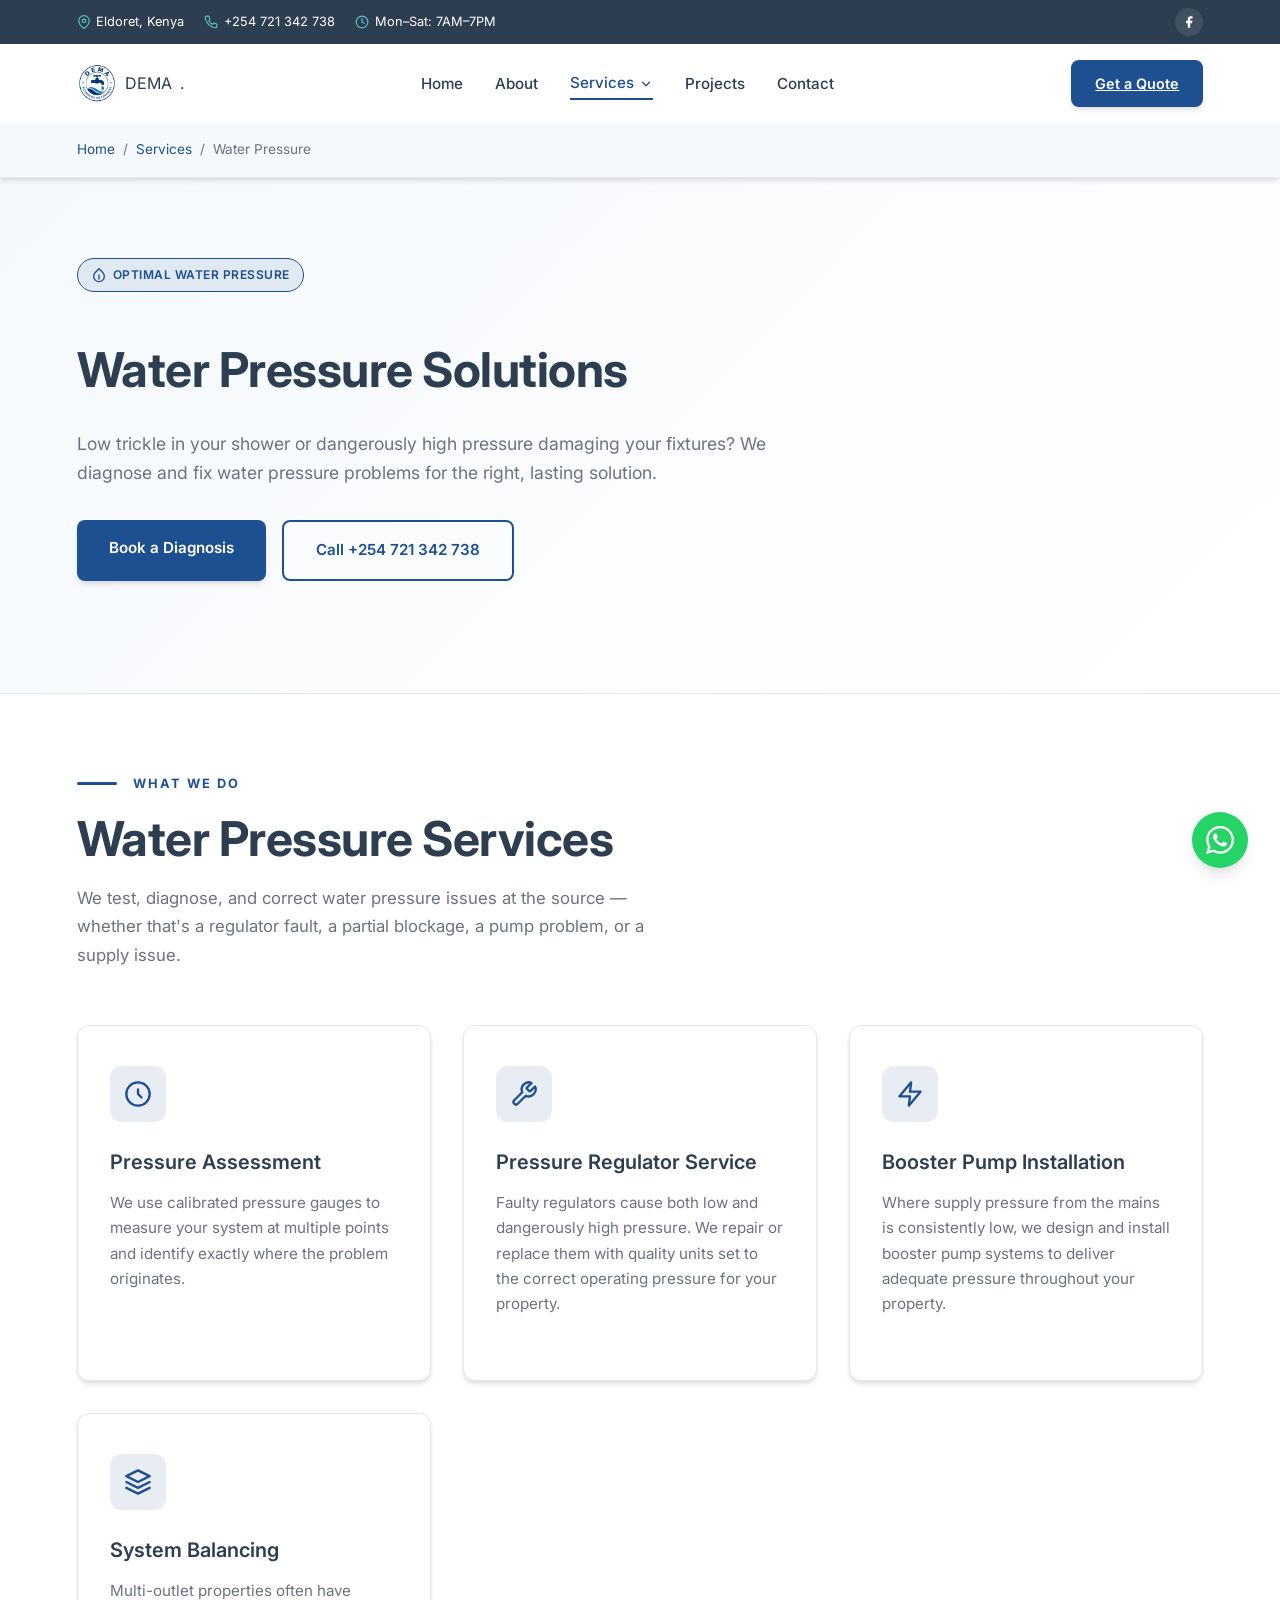
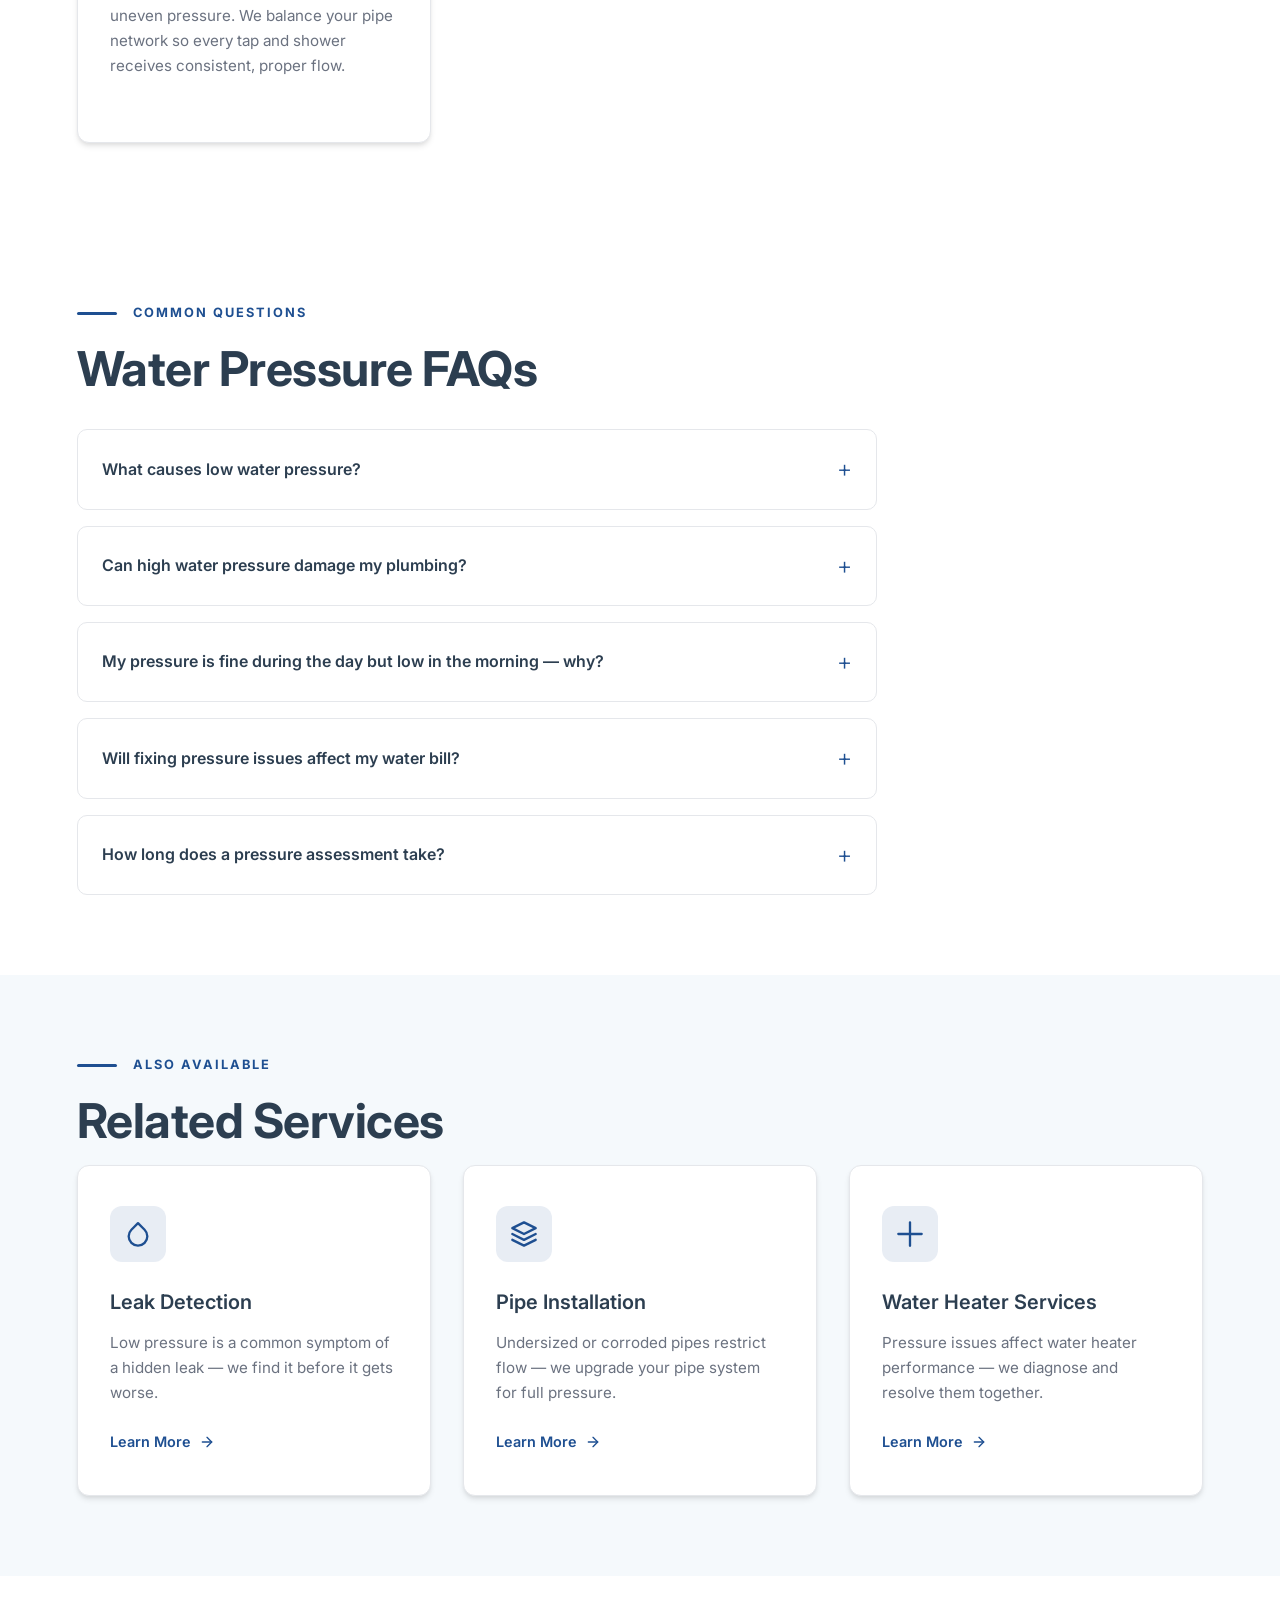
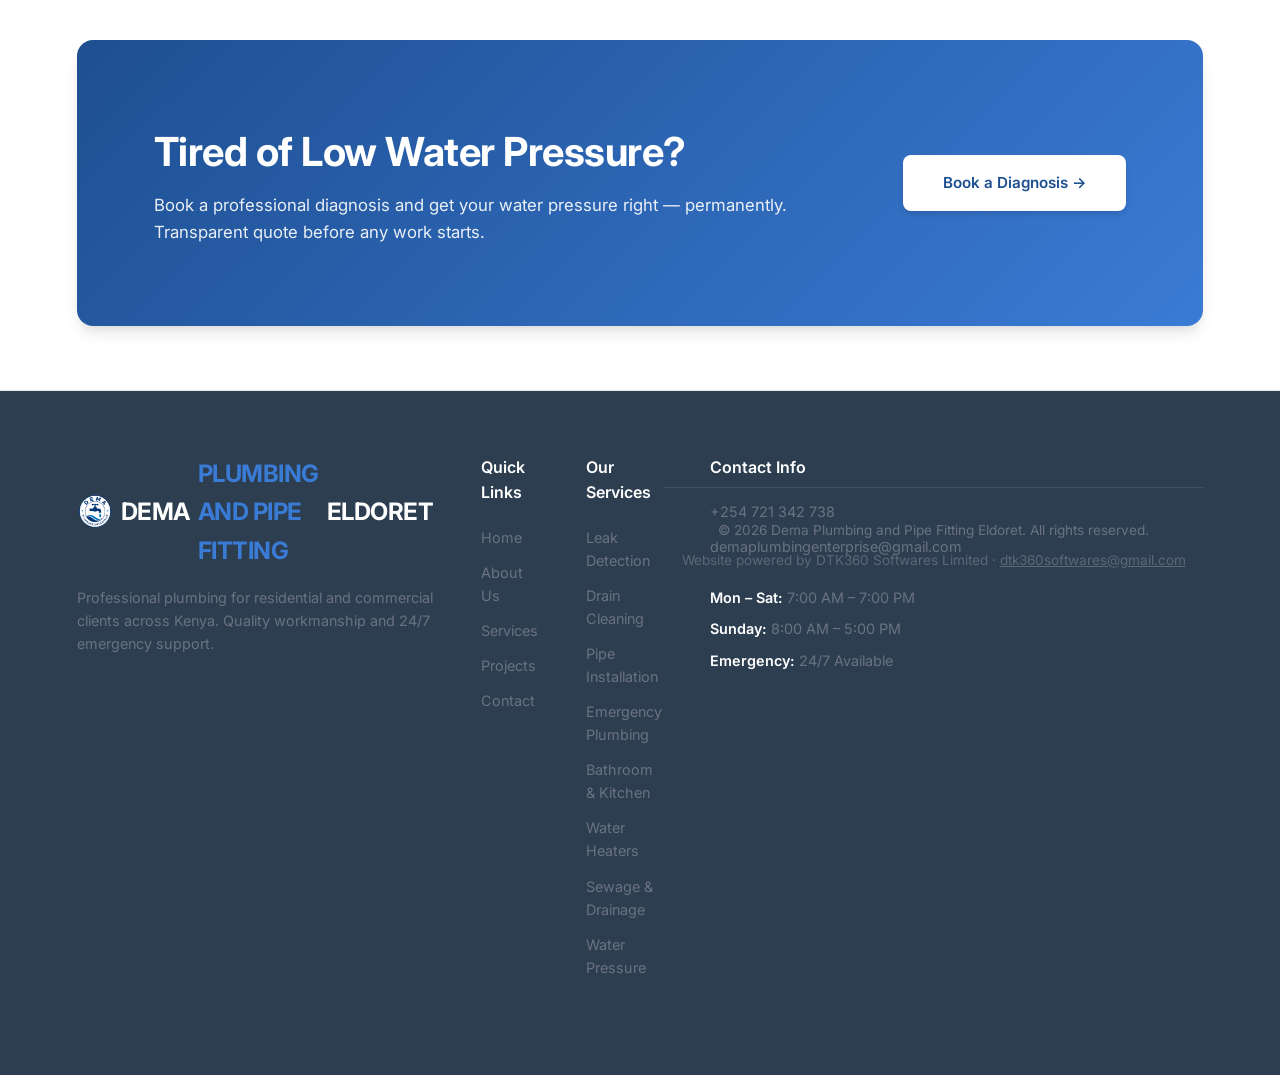
<file: services/water-pressure/index.html>
<!DOCTYPE html>
<html lang="en">
<head>
  <meta charset="UTF-8"/><meta name="viewport" content="width=device-width, initial-scale=1.0"/>
  <title>Water Pressure Solutions - Dema Plumbing and Pipe Fitting Eldoret | Diagnose &amp; Fix</title>
  <meta name="description" content="Professional water pressure diagnosis and repair in Kenya. We fix low and high pressure problems — regulators, pumps, and system balancing. Book a service today.">
  <meta name="keywords" content="water pressure Kenya, low water pressure, pressure regulator, booster pump, plumbing pressure fix, Eldoret plumber, Dema Plumbing">
  <link rel="canonical" href="https://demaplumbingeld.co.ke/services/water-pressure/">
  <meta property="og:title" content="Water Pressure Solutions - Dema Plumbing"/><meta property="og:description" content="Professional water pressure diagnosis and repair in Kenya. Low and high pressure fixes available."/><meta property="og:image" content="https://demaplumbingeld.co.ke/images/hero1.jpg"/><meta property="og:url" content="https://demaplumbingeld.co.ke/services/water-pressure/"/><meta property="og:type" content="website"/>
  <meta name="twitter:card" content="summary_large_image"><meta name="twitter:title" content="Water Pressure Solutions - Dema Plumbing"><meta name="twitter:description" content="Professional water pressure diagnosis and repair in Kenya."><meta name="twitter:image" content="https://demaplumbingeld.co.ke/images/hero1.jpg">
  <meta name="theme-color" content="#1E4F91">
  <script type="application/ld+json">{"@context":"https://schema.org","@type":"Service","serviceType":"Water Pressure Diagnosis and Repair","provider":{"@type":"Plumber","name":"Dema Plumbing and Pipe Fitting Eldoret","telephone":"+254721342738","url":"https://demaplumbingeld.co.ke/"},"areaServed":"Kenya"}</script>
  <link rel="preconnect" href="https://fonts.googleapis.com"><link rel="preconnect" href="https://fonts.gstatic.com" crossorigin>
  <link rel="preload" href="https://fonts.googleapis.com/css2?family=Inter:wght@400;500;600;700&display=swap" as="style" onload="this.rel='stylesheet'">
  <noscript><link rel="stylesheet" href="https://fonts.googleapis.com/css2?family=Inter:wght@400;500;600;700&display=swap"></noscript>
  <link rel="manifest" href="/manifest.json">
  <link rel="icon" href="../../images/icons/favicon.ico">
  <link rel="icon" href="../../images/icons/favicon-32x32.png" sizes="32x32" type="image/png">
  <link rel="icon" href="../../images/icons/favicon-16x16.png" sizes="16x16" type="image/png">
  <link rel="apple-touch-icon" href="../../images/icons/apple-touch-icon.png">
  <link rel="stylesheet" href="/css/styles.css">
</head>
<body>
  <a href="#main-content" class="skip-nav">Skip to main content</a>
  <div class="top-bar"><div class="top-bar-left"><div class="top-bar-item"><svg viewBox="0 0 24 24" fill="none" stroke="currentColor" stroke-width="2" stroke-linecap="round" stroke-linejoin="round" aria-hidden="true"><path d="M21 10c0 7-9 13-9 13s-9-6-9-13a9 9 0 0 1 18 0z"/><circle cx="12" cy="10" r="3"/></svg><span>Eldoret, Kenya</span></div><div class="top-bar-item"><svg viewBox="0 0 24 24" fill="none" stroke="currentColor" stroke-width="2" stroke-linecap="round" stroke-linejoin="round" aria-hidden="true"><path d="M22 16.92v3a2 2 0 0 1-2.18 2 19.79 19.79 0 0 1-8.63-3.07 19.5 19.5 0 0 1-6-6 19.79 19.79 0 0 1-3.07-8.67A2 2 0 0 1 4.11 2h3a2 2 0 0 1 2 1.72 12.84 12.84 0 0 0 .7 2.81 2 2 0 0 1-.45 2.11L8.09 9.91a16 16 0 0 0 6 6l1.27-1.27a2 2 0 0 1 2.11-.45 12.84 12.84 0 0 0 2.81.7A2 2 0 0 1 22 16.92z"/></svg><span>+254 721 342 738</span></div><div class="top-bar-item"><svg viewBox="0 0 24 24" fill="none" stroke="currentColor" stroke-width="2" stroke-linecap="round" stroke-linejoin="round" aria-hidden="true"><circle cx="12" cy="12" r="10"/><polyline points="12 6 12 12 16 14"/></svg><span>Mon–Sat: 7AM–7PM</span></div></div><div class="top-bar-right"><div class="top-bar-social"><a href="https://facebook.com/demaplumbing" target="_blank" rel="noopener noreferrer" aria-label="Facebook"><svg viewBox="0 0 24 24" fill="currentColor" aria-hidden="true"><path d="M18 2h-3a5 5 0 0 0-5 5v3H7v4h3v8h4v-8h3l1-4h-4V7a1 1 0 0 1 1-1h3z"/></svg></a></div></div></div>
  <nav><div class="logo"><img src="../../images/logo/logo.png" alt="Dema Plumbing and Pipe Fitting Eldoret Logo" width="40" height="40">DEMA<span>.</span></div>
    <ul class="nav-links"><li><a href="../../">Home</a></li><li><a href="../../about/">About</a></li><li class="nav-dropdown"><a href="../" class="active">Services <svg viewBox="0 0 24 24" fill="none" stroke="currentColor" stroke-width="2" stroke-linecap="round" stroke-linejoin="round" aria-hidden="true"><polyline points="6 9 12 15 18 9"/></svg></a><div class="dropdown-menu"><a href="../">All Services</a><a href="/services/leak-detection/">Leak Detection</a><a href="/services/drain-cleaning/">Drain Cleaning</a><a href="/services/pipe-installation/">Pipe Installation</a><a href="/services/bathroom-kitchen-fitting/">Bathroom &amp; Kitchen</a><a href="/services/water-heaters/">Water Heaters</a><a href="/services/sewage-drainage/">Sewage &amp; Drainage</a><a href="/services/water-pressure/" aria-current="page">Water Pressure</a><a href="/services/emergency-plumbing/">Emergency Plumbing</a></div></li><li><a href="../../gallery/">Projects</a></li><li><a href="../../contact/">Contact</a></li></ul>
    <a href="../../contact/" class="nav-cta">Get a Quote</a>
  </nav>
  <main id="main-content">
  <nav class="breadcrumb" aria-label="Breadcrumb"><ol><li><a href="../../">Home</a></li><li><a href="../">Services</a></li><li aria-current="page">Water Pressure</li></ol></nav>
  <section class="service-page-hero"><div class="service-page-hero-text">
    <div class="hero-badge"><svg viewBox="0 0 24 24" fill="none" stroke="currentColor" stroke-width="2" stroke-linecap="round" stroke-linejoin="round" aria-hidden="true"><path d="M12 2.69l5.66 5.66a8 8 0 1 1-11.31 0z"/><path d="M12 12v6"/></svg> Optimal Water Pressure</div>
    <h1>Water Pressure Solutions</h1>
    <p>Low trickle in your shower or dangerously high pressure damaging your fixtures? We diagnose and fix water pressure problems for the right, lasting solution.</p>
    <div class="hero-btns"><a href="../../contact/" class="btn-primary">Book a Diagnosis</a><a href="tel:+254721342738" class="btn-outline">Call +254 721 342 738</a></div>
  </div></section>
  <section class="service-detail-section">
    <div class="section-label"><span>What We Do</span></div>
    <h2 class="section-title">Water Pressure Services</h2>
    <p class="section-sub">We test, diagnose, and correct water pressure issues at the source — whether that's a regulator fault, a partial blockage, a pump problem, or a supply issue.</p>
    <div class="services-grid">
      <div class="service-card" data-animate><div class="service-icon"><svg viewBox="0 0 24 24" fill="none" stroke="currentColor" stroke-width="2" stroke-linecap="round" stroke-linejoin="round" aria-hidden="true"><circle cx="12" cy="12" r="10"/><path d="M12 8v4l3 3"/></svg></div><h3>Pressure Assessment</h3><p>We use calibrated pressure gauges to measure your system at multiple points and identify exactly where the problem originates.</p></div>
      <div class="service-card" data-animate><div class="service-icon"><svg viewBox="0 0 24 24" fill="none" stroke="currentColor" stroke-width="2" stroke-linecap="round" stroke-linejoin="round" aria-hidden="true"><path d="M14.7 6.3a1 1 0 0 0 0 1.4l1.6 1.6a1 1 0 0 0 1.4 0l3.77-3.77a6 6 0 0 1-7.94 7.94l-6.91 6.91a2.12 2.12 0 0 1-3-3l6.91-6.91a6 6 0 0 1 7.94-7.94l-3.76 3.76z"/></svg></div><h3>Pressure Regulator Service</h3><p>Faulty regulators cause both low and dangerously high pressure. We repair or replace them with quality units set to the correct operating pressure for your property.</p></div>
      <div class="service-card" data-animate><div class="service-icon"><svg viewBox="0 0 24 24" fill="none" stroke="currentColor" stroke-width="2" stroke-linecap="round" stroke-linejoin="round" aria-hidden="true"><path d="M13 2L3 14h9l-1 8 10-12h-9l1-8z"/></svg></div><h3>Booster Pump Installation</h3><p>Where supply pressure from the mains is consistently low, we design and install booster pump systems to deliver adequate pressure throughout your property.</p></div>
      <div class="service-card" data-animate><div class="service-icon"><svg viewBox="0 0 24 24" fill="none" stroke="currentColor" stroke-width="2" stroke-linecap="round" stroke-linejoin="round" aria-hidden="true"><path d="M12 2L2 7l10 5 10-5-10-5zM2 17l10 5 10-5M2 12l10 5 10-5"/></svg></div><h3>System Balancing</h3><p>Multi-outlet properties often have uneven pressure. We balance your pipe network so every tap and shower receives consistent, proper flow.</p></div>
    </div>
  </section>
  <section class="faq-section"><div class="section-label"><span>Common Questions</span></div><h2 class="section-title">Water Pressure FAQs</h2><div class="faq-list">
    <details class="faq-item"><summary>What causes low water pressure?</summary><p>Common causes include a faulty pressure regulator, mineral scale buildup narrowing the pipes, a partially closed mains valve, a hidden leak reducing supply, or simply insufficient supply pressure from the municipal main.</p></details>
    <details class="faq-item"><summary>Can high water pressure damage my plumbing?</summary><p>Yes — pressure above 80 psi (550 kPa) accelerates wear on washers, valves, appliance hoses, and pipe joints. A pressure-reducing valve (PRV) is a cost-effective protection against this damage.</p></details>
    <details class="faq-item"><summary>My pressure is fine during the day but low in the morning — why?</summary><p>This usually indicates high demand from neighbouring properties or the municipal supply fluctuating at peak times. A pressure tank or booster system can buffer against these variations.</p></details>
    <details class="faq-item"><summary>Will fixing pressure issues affect my water bill?</summary><p>Correcting low pressure by fixing hidden leaks often reduces your water bill. Installing a pressure-reducing valve on a high-pressure supply reduces water waste through fast-flowing taps.</p></details>
    <details class="faq-item"><summary>How long does a pressure assessment take?</summary><p>A full diagnostic assessment typically takes 1–2 hours. We'll give you a written report of findings and a transparent quote for any work required before starting.</p></details>
  </div></section>
  <section class="related-services-section"><div class="section-label"><span>Also Available</span></div><h2 class="section-title">Related Services</h2><div class="services-grid">
    <div class="service-card" data-animate><div class="service-icon"><svg viewBox="0 0 24 24" fill="none" stroke="currentColor" stroke-width="2" stroke-linecap="round" stroke-linejoin="round" aria-hidden="true"><path d="M12 2.69l5.66 5.66a8 8 0 1 1-11.31 0z"/></svg></div><h3>Leak Detection</h3><p>Low pressure is a common symptom of a hidden leak — we find it before it gets worse.</p><a href="/services/leak-detection/" class="service-learn-more">Learn More <svg viewBox="0 0 24 24" fill="none" stroke="currentColor" stroke-width="2" stroke-linecap="round" stroke-linejoin="round" aria-hidden="true"><line x1="5" y1="12" x2="19" y2="12"/><polyline points="12 5 19 12 12 19"/></svg></a></div>
    <div class="service-card" data-animate><div class="service-icon"><svg viewBox="0 0 24 24" fill="none" stroke="currentColor" stroke-width="2" stroke-linecap="round" stroke-linejoin="round" aria-hidden="true"><path d="M12 2L2 7l10 5 10-5-10-5zM2 17l10 5 10-5M2 12l10 5 10-5"/></svg></div><h3>Pipe Installation</h3><p>Undersized or corroded pipes restrict flow — we upgrade your pipe system for full pressure.</p><a href="/services/pipe-installation/" class="service-learn-more">Learn More <svg viewBox="0 0 24 24" fill="none" stroke="currentColor" stroke-width="2" stroke-linecap="round" stroke-linejoin="round" aria-hidden="true"><line x1="5" y1="12" x2="19" y2="12"/><polyline points="12 5 19 12 12 19"/></svg></a></div>
    <div class="service-card" data-animate><div class="service-icon"><svg viewBox="0 0 24 24" fill="none" stroke="currentColor" stroke-width="2" stroke-linecap="round" stroke-linejoin="round" aria-hidden="true"><path d="M12 2v20M2 12h20"/></svg></div><h3>Water Heater Services</h3><p>Pressure issues affect water heater performance — we diagnose and resolve them together.</p><a href="/services/water-heaters/" class="service-learn-more">Learn More <svg viewBox="0 0 24 24" fill="none" stroke="currentColor" stroke-width="2" stroke-linecap="round" stroke-linejoin="round" aria-hidden="true"><line x1="5" y1="12" x2="19" y2="12"/><polyline points="12 5 19 12 12 19"/></svg></a></div>
  </div></section>
  <section class="cta-section"><div><h2>Tired of Low Water Pressure?</h2><p>Book a professional diagnosis and get your water pressure right — permanently. Transparent quote before any work starts.</p></div><a href="../../contact/" class="btn-dark">Book a Diagnosis &rarr;</a></section>
  </main>
  <a href="https://wa.me/254721342738" class="wa-float" target="_blank" rel="noopener noreferrer" aria-label="Chat on WhatsApp"><svg viewBox="0 0 24 24" fill="currentColor" aria-hidden="true"><path d="M17.472 14.382c-.297-.149-1.758-.867-2.03-.967-.273-.099-.471-.148-.67.15-.197.297-.767.966-.94 1.164-.173.199-.347.223-.644.075-.297-.15-1.255-.463-2.39-1.475-.883-.788-1.48-1.761-1.653-2.059-.173-.297-.018-.458.13-.606.134-.133.298-.347.446-.52.149-.174.198-.298.298-.497.099-.198.05-.371-.025-.52-.075-.149-.669-1.612-.916-2.207-.242-.579-.487-.5-.669-.51-.173-.008-.371-.01-.57-.01-.198 0-.52.074-.792.372-.272.297-1.04 1.016-1.04 2.479 0 1.462 1.065 2.875 1.213 3.074.149.198 2.096 3.2 5.077 4.487.709.306 1.262.489 1.694.625.712.227 1.36.195 1.871.118.571-.085 1.758-.719 2.006-1.413.248-.694.248-1.289.173-1.413-.074-.124-.272-.198-.57-.347m-5.421 7.403h-.004a9.87 9.87 0 01-5.031-1.378l-.361-.214-3.741.982.998-3.648-.235-.374a9.86 9.86 0 01-1.51-5.26c.001-5.45 4.436-9.884 9.888-9.884 2.64 0 5.122 1.03 6.988 2.898a9.825 9.825 0 012.893 6.994c-.003 5.45-4.437 9.884-9.885 9.884m8.413-18.297A11.815 11.815 0 0012.05 0C5.495 0 .16 5.335.157 11.892c0 2.096.547 4.142 1.588 5.945L.057 24l6.305-1.654a11.882 11.882 0 005.683 1.448h.005c6.554 0 11.89-5.335 11.893-11.893a11.821 11.821 0 00-3.48-8.413z"/></svg></a>
  <footer><div class="footer-grid"><div><div class="footer-logo"><img src="../../images/logo/logo.png" alt="Dema Plumbing and Pipe Fitting Eldoret Logo" width="36" height="36">DEMA <span>PLUMBING AND PIPE FITTING</span> ELDORET</div><p class="footer-copy">Professional plumbing for residential and commercial clients across Kenya. Quality workmanship and 24/7 emergency support.</p></div><div class="footer-links"><h4>Quick Links</h4><a href="../../">Home</a><a href="../../about/">About Us</a><a href="../">Services</a><a href="../../gallery/">Projects</a><a href="../../contact/">Contact</a></div><div class="footer-links"><h4>Our Services</h4><a href="/services/leak-detection/">Leak Detection</a><a href="/services/drain-cleaning/">Drain Cleaning</a><a href="/services/pipe-installation/">Pipe Installation</a><a href="/services/emergency-plumbing/">Emergency Plumbing</a><a href="/services/bathroom-kitchen-fitting/">Bathroom &amp; Kitchen</a><a href="/services/water-heaters/">Water Heaters</a><a href="/services/sewage-drainage/">Sewage &amp; Drainage</a><a href="/services/water-pressure/">Water Pressure</a></div><div class="footer-links"><h4>Contact Info</h4><a href="tel:+254721342738">+254 721 342 738</a><a href="mailto:demaplumbingenterprise@gmail.com">demaplumbingenterprise@gmail.com</a><div class="footer-working-hours"><p><strong>Mon – Sat:</strong> 7:00 AM – 7:00 PM</p><p><strong>Sunday:</strong> 8:00 AM – 5:00 PM</p><p><strong>Emergency:</strong> 24/7 Available</p></div></div></div><div class="footer-bottom"><p>&copy; 2026 Dema Plumbing and Pipe Fitting Eldoret. All rights reserved.</p>
<p class="footer-credit">Website powered by DTK360 Softwares Limited &middot; <a href="mailto:dtk360softwares@gmail.com">dtk360softwares@gmail.com</a></p></div></footer>
  <script src="/js/main.js" defer></script>
</body></html>
</file>
<file: css/styles.css>
/* Base styles */
*, *::before, *::after { box-sizing: border-box; margin: 0; padding: 0; }

:root {
  /* Professional Blue Palette */
  --primary-blue: #1E4F91;
  --secondary-blue: #3A7BD5;
  --accent-cyan: #59C3C3;
  --white: #FFFFFF;
  --light-bg: #F5F9FC;
  --dark-slate: #2C3E50;
  --gray: #6B7280;
  --border: #E5E7EB;
  --shadow: 0 4px 6px -1px rgba(0, 0, 0, 0.1), 0 2px 4px -1px rgba(0, 0, 0, 0.06);
  --shadow-lg: 0 10px 15px -3px rgba(0, 0, 0, 0.1), 0 4px 6px -2px rgba(0, 0, 0, 0.05);
}

/* Typography */
html { scroll-behavior: smooth; }
body {
  background: var(--white);
  color: var(--dark-slate);
  font-family: 'Inter', 'Plus Jakarta Sans', 'Manrope', 'Poppins', sans-serif;
  overflow-x: hidden;
  line-height: 1.6;
}

/* Top Bar */
.top-bar {
  background: var(--dark-slate);
  color: var(--white);
  padding: 0.5rem 6%;
  display: flex;
  justify-content: space-between;
  align-items: center;
  font-size: 0.8rem;
}
.top-bar-left {
  display: flex;
  gap: 1.25rem;
  align-items: center;
  flex-wrap: wrap;
}
.top-bar-item {
  display: flex;
  align-items: center;
  gap: 0.35rem;
}
.top-bar-item svg {
  width: 14px;
  height: 14px;
  color: var(--accent-cyan);
}
.top-bar-right {
  display: flex;
  gap: 0.75rem;
  align-items: center;
}
.top-bar-social {
  display: flex;
  gap: 0.6rem;
}
.top-bar-social a {
  width: 28px;
  height: 28px;
  background: rgba(255,255,255,0.1);
  border-radius: 50%;
  display: flex;
  align-items: center;
  justify-content: center;
  color: var(--white);
  text-decoration: none;
  transition: all 0.3s ease;
}
.top-bar-social a:hover {
  background: var(--primary-blue);
  transform: translateY(-2px);
}
.top-bar-social svg {
  width: 14px;
  height: 14px;
}

/* Navigation */
nav {
  position: sticky;
  top: 0;
  left: 0;
  right: 0;
  z-index: 1000;
  display: flex;
  align-items: center;
  justify-content: space-between;
  padding: 1rem 6%;
  background: var(--white);
  box-shadow: var(--shadow);
  transition: box-shadow 0.3s ease;
  gap: 2rem;
}
nav.scrolled {
  box-shadow: var(--shadow-lg);
}
.logo {
  font-family: 'Inter', sans-serif;
  display: flex;
  flex-direction: row;
  align-items: center;
  gap: 0.5rem;
}
.logo svg {
  width: 56px;
  height: 56px;
}
.logo-dema {
  font-size: 1.75rem;
  font-weight: 800;
  letter-spacing: -1px;
  color: var(--primary-blue);
  text-transform: uppercase;
}
.logo-subtitle {
  font-size: 0.75rem;
  font-weight: 600;
  color: var(--gray);
  text-transform: uppercase;
  letter-spacing: 0.5px;
}
.nav-links { display: flex; gap: 2rem; list-style: none; align-items: center; }
.nav-links a {
  color: var(--dark-slate); text-decoration: none;
  font-weight: 500; font-size: 0.95rem;
  transition: color 0.2s;
  position: relative;
}
.nav-links a::after {
  content: '';
  position: absolute;
  bottom: -4px;
  left: 0;
  width: 0;
  height: 2px;
  background: var(--primary-blue);
  transition: width 0.3s ease;
}
.nav-links a:hover::after,
.nav-links a.active::after {
  width: 100%;
}
.nav-links a:hover, .nav-links a.active { color: var(--primary-blue); }

/* Dropdown */
.nav-dropdown {
  position: relative;
}
.nav-dropdown > a {
  display: flex;
  align-items: center;
  gap: 0.3rem;
}
.nav-dropdown > a svg {
  width: 14px;
  height: 14px;
  transition: transform 0.3s ease;
}
.nav-dropdown:hover > a svg {
  transform: rotate(180deg);
}
.dropdown-menu {
  position: absolute;
  top: 100%;
  left: 0;
  min-width: 220px;
  background: var(--white);
  border-radius: 8px;
  box-shadow: var(--shadow-lg);
  padding: 0.5rem 0;
  opacity: 0;
  visibility: hidden;
  transform: translateY(10px);
  transition: all 0.3s ease;
  z-index: 1001;
}
.nav-dropdown:hover .dropdown-menu {
  opacity: 1;
  visibility: visible;
  transform: translateY(0);
}
.dropdown-menu a {
  display: block;
  padding: 0.75rem 1.5rem;
  color: var(--dark-slate);
  text-decoration: none;
  font-size: 0.9rem;
  font-weight: 500;
  transition: all 0.2s ease;
}
.dropdown-menu a:hover {
  background: var(--light-bg);
  color: var(--primary-blue);
  padding-left: 1.75rem;
}
.nav-cta {
  background: var(--primary-blue); color: var(--white);
  border: none; padding: 0.75rem 1.5rem;
  font-family: 'Inter', sans-serif; font-weight: 600;
  font-size: 0.9rem;
  border-radius: 8px;
  cursor: pointer; transition: all 0.3s ease;
  box-shadow: var(--shadow);
}
.nav-cta:hover {
  background: var(--secondary-blue);
  transform: translateY(-2px);
  box-shadow: var(--shadow-lg);
}

/* Hero */
.hero {
  min-height: 90vh;
  display: grid; grid-template-columns: 1fr 1fr;
  align-items: center;
  padding: 6rem 6%;
  position: relative;
  overflow: hidden;
  background: linear-gradient(135deg, var(--light-bg) 0%, var(--white) 100%);
}
.hero::before {
  content: '';
  position: absolute; top: 0; right: 0;
  width: 50%; height: 100%;
  background: linear-gradient(135deg, var(--primary-blue) 0%, var(--secondary-blue) 100%);
  clip-path: polygon(15% 0, 100% 0, 100% 100%, 0% 100%);
  z-index: 0;
  opacity: 0.05;
}
.hero-img {
  position: relative;
  z-index: 1;
  overflow: hidden;
  border-radius: 16px;
  box-shadow: var(--shadow-lg);
}
.hero-img img {
  width: 100%;
  height: auto;
  object-fit: cover;
  transition: transform 0.5s ease;
}
.hero-img:hover img {
  transform: scale(1.05);
}
.hero-text { position: relative; z-index: 1; animation: fadeUp 0.9s ease both; }
.hero-badge {
  display: inline-flex;
  align-items: center;
  gap: 0.4rem;
  background: rgba(30, 79, 145, 0.1);
  border: 1px solid var(--primary-blue);
  color: var(--primary-blue);
  padding: 0.4rem 0.8rem;
  font-size: 0.75rem; font-weight: 600;
  letter-spacing: 0.5px; text-transform: uppercase;
  margin-bottom: 1.5rem;
  border-radius: 50px;
}
.hero-badge svg {
  width: 16px;
  height: 16px;
}
.hero-badge.emergency {
  background: rgba(239, 68, 68, 0.1);
  border-color: #EF4444;
  color: #EF4444;
}
.hero h1 {
  font-family: 'Inter', sans-serif;
  font-size: clamp(2.5rem, 5vw, 3.5rem);
  line-height: 1.1;
  font-weight: 700;
  letter-spacing: -1px;
  color: var(--dark-slate);
  margin-bottom: 1.5rem;
}
.hero h1 em {
  color: var(--primary-blue);
  font-style: normal;
}
.hero p {
  font-size: 1.1rem;
  color: var(--gray);
  line-height: 1.7;
  max-width: 550px;
  margin-bottom: 2rem;
}
.hero-service-line {
  font-size: 0.85rem;
  color: var(--primary-blue);
  font-weight: 600;
  margin-top: 1rem;
  padding-top: 1rem;
  border-top: 1px solid rgba(30, 79, 145, 0.2);
}
.hero-btns { display: flex; gap: 1rem; flex-wrap: wrap; margin-bottom: 2rem; }
.hero-trust {
  display: flex;
  gap: 2rem;
  flex-wrap: wrap;
  padding-top: 1.5rem;
  border-top: 1px solid var(--border);
}
.trust-item {
  display: flex;
  align-items: center;
  gap: 0.5rem;
}
.trust-item svg {
  width: 20px;
  height: 20px;
  color: var(--primary-blue);
}
.trust-item span {
  font-size: 0.85rem;
  font-weight: 500;
  color: var(--dark-slate);
}
.btn-primary {
  background: var(--primary-blue); color: var(--white);
  padding: 1rem 2rem; font-weight: 600;
  font-size: 0.95rem;
  border: none; border-radius: 8px;
  cursor: pointer; transition: all 0.3s ease;
  text-decoration: none; display: inline-block;
  box-shadow: var(--shadow);
}
.btn-primary:hover {
  background: var(--secondary-blue);
  transform: translateY(-2px);
  box-shadow: var(--shadow-lg);
}
.btn-outline {
  background: transparent; color: var(--primary-blue);
  padding: 1rem 2rem; font-weight: 600;
  font-size: 0.95rem;
  border: 2px solid var(--primary-blue);
  border-radius: 8px;
  cursor: pointer; transition: all 0.3s ease;
  text-decoration: none; display: inline-block;
}
.btn-outline:hover {
  background: var(--primary-blue);
  color: var(--white);
  transform: translateY(-2px);
}

/* Statistics counters */
.statistics {
  display: grid; grid-template-columns: repeat(auto-fit, minmax(200px, 1fr));
  gap: 2rem; margin: 4rem 6%;
  padding: 4rem 6%;
  background: var(--light-bg);
  border-radius: 16px;
}
.stat-box {
  background: var(--white);
  padding: 2.5rem 2rem; border-radius: 12px;
  text-align: center; transition: transform 0.3s, box-shadow 0.3s;
  box-shadow: var(--shadow);
}
.stat-box:hover {
  transform: translateY(-5px);
  box-shadow: var(--shadow-lg);
}
.stat-num {
  font-family: 'Inter', sans-serif;
  font-size: 2.5rem; font-weight: 700;
  color: var(--primary-blue); line-height: 1;
}
.stat-label {
  font-size: 0.9rem; color: var(--gray); margin-top: 0.5rem;
  font-weight: 500;
  text-transform: uppercase; letter-spacing: 1px;
}

/* Quick Contact Strip */
.quick-contact {
  padding: 3rem 6%;
  background: var(--white);
  margin: -2rem 6% 4rem;
  position: relative;
  z-index: 10;
  border-radius: 16px;
  box-shadow: var(--shadow-lg);
}
.quick-contact-grid {
  display: grid;
  grid-template-columns: repeat(4, 1fr);
  gap: 1.5rem;
}
.quick-contact-card {
  background: var(--light-bg);
  padding: 1.5rem;
  border-radius: 12px;
  text-align: center;
  transition: all 0.3s ease;
  border: 1px solid var(--border);
}
.quick-contact-card:hover {
  transform: translateY(-5px);
  box-shadow: var(--shadow);
  border-color: var(--primary-blue);
}
.quick-contact-icon {
  width: 48px;
  height: 48px;
  background: var(--primary-blue);
  border-radius: 50%;
  display: flex;
  align-items: center;
  justify-content: center;
  margin: 0 auto 1rem;
}
.quick-contact-icon svg {
  width: 24px;
  height: 24px;
  color: var(--white);
}
.quick-contact-card h4 {
  font-size: 0.9rem;
  font-weight: 600;
  color: var(--dark-slate);
  margin-bottom: 0.5rem;
}
.quick-contact-card p {
  font-size: 0.85rem;
  color: var(--gray);
  margin-bottom: 1rem;
  line-height: 1.4;
}
.quick-contact-btn {
  background: var(--primary-blue);
  color: var(--white);
  padding: 0.5rem 1rem;
  border: none;
  border-radius: 6px;
  font-size: 0.8rem;
  font-weight: 600;
  cursor: pointer;
  text-decoration: none;
  display: inline-block;
  transition: all 0.3s ease;
}
.quick-contact-btn:hover {
  background: var(--secondary-blue);
  transform: translateY(-2px);
}
.quick-contact-btn.whatsapp {
  background: #25D366;
}
.quick-contact-btn.whatsapp:hover {
  background: #128C7E;
}

/* Sections */
section { padding: 6rem 6%; }
.section-label {
  display: flex; align-items: center; gap: 1rem;
  margin-bottom: 1rem; position: relative;
}
.section-label::before {
  content: '';
  display: block; width: 40px; height: 3px;
  background: var(--primary-blue);
  border-radius: 2px;
}
.section-label span {
  font-size: 0.8rem; font-weight: 700;
  letter-spacing: 2px; text-transform: uppercase;
  color: var(--primary-blue);
}
.section-title {
  font-family: 'Inter', sans-serif;
  font-size: clamp(2rem, 4vw, 3rem);
  font-weight: 700;
  letter-spacing: -0.5px; line-height: 1.2;
  color: var(--dark-slate);
  margin-bottom: 1rem;
}
.section-sub {
  color: var(--gray); font-size: 1.05rem;
  line-height: 1.7; max-width: 600px;
  margin-bottom: 3.5rem;
}

/* Grid */
.services-grid {
  display: grid; grid-template-columns: repeat(auto-fit, minmax(300px, 1fr));
  gap: 2rem;
}
.service-card {
  background: var(--white); padding: 2.5rem 2rem;
  transition: transform 0.3s, box-shadow 0.3s; cursor: default;
  position: relative; overflow: hidden;
  border-radius: 12px;
  box-shadow: var(--shadow);
  border: 1px solid var(--border);
}
.service-card::after {
  content: '';
  position: absolute; bottom: 0; left: 0;
  width: 0; height: 3px; background: var(--primary-blue);
  transition: width 0.35s ease;
}
.service-card:hover {
  transform: translateY(-5px);
  box-shadow: var(--shadow-lg);
}
.service-card:hover::after { width: 100%; }
.service-icon {
  width: 56px; height: 56px;
  background: rgba(30, 79, 145, 0.1);
  border-radius: 12px;
  display: flex; align-items: center; justify-content: center;
  margin-bottom: 1.5rem;
}
.service-icon svg {
  width: 28px; height: 28px;
  color: var(--primary-blue);
}
.service-card h3 {
  font-family: 'Inter', sans-serif;
  font-size: 1.25rem; font-weight: 600;
  color: var(--dark-slate); margin-bottom: 0.75rem;
}
.service-card p { color: var(--gray); font-size: 0.95rem; line-height: 1.65; margin-bottom: 1.5rem; }
.service-learn-more {
  display: inline-flex;
  align-items: center;
  gap: 0.5rem;
  color: var(--primary-blue);
  font-weight: 600;
  font-size: 0.9rem;
  text-decoration: none;
  transition: all 0.3s ease;
}
.service-learn-more svg {
  width: 16px;
  height: 16px;
  transition: transform 0.3s ease;
}
.service-learn-more:hover {
  gap: 0.75rem;
}
.service-learn-more:hover svg {
  transform: translateX(4px);
}

/* Why section */
.why-section {
  background: var(--light-bg);
  padding: 5rem 6%;
  margin: 4rem 6%;
  border-radius: 16px;
}
.why-grid {
  display: grid;
  grid-template-columns: repeat(4, 1fr);
  gap: 2rem;
}
.why-item {
  background: var(--white);
  padding: 2rem;
  border-radius: 12px;
  text-align: center;
  transition: all 0.3s ease;
  box-shadow: var(--shadow);
  border: 1px solid var(--border);
}
.why-item:hover {
  transform: translateY(-5px);
  box-shadow: var(--shadow-lg);
  border-color: var(--primary-blue);
}
.why-icon {
  width: 64px;
  height: 64px;
  background: rgba(30, 79, 145, 0.1);
  border-radius: 50%;
  display: flex;
  align-items: center;
  justify-content: center;
  margin: 0 auto 1.5rem;
}
.why-icon svg {
  width: 32px;
  height: 32px;
  color: var(--primary-blue);
}
.why-item h4 {
  font-weight: 600;
  font-size: 1.1rem;
  color: var(--dark-slate);
  margin-bottom: 0.75rem;
}
.why-item p {
  color: var(--gray);
  font-size: 0.9rem;
  line-height: 1.5;
}

/* Process */
.process-grid {
  display: grid; grid-template-columns: repeat(4, 1fr);
  gap: 2rem; position: relative;
}
.process-grid::before {
  content: '';
  position: absolute; top: 2.5rem; left: 12.5%;
  right: 12.5%; height: 2px;
  background: linear-gradient(90deg, transparent, var(--primary-blue), transparent);
}
.process-step { padding: 0 1rem; text-align: center; }
.step-circle {
  width: 5rem; height: 5rem;
  border: 2px solid var(--primary-blue);
  display: flex; align-items: center; justify-content: center;
  margin: 0 auto 1.5rem; position: relative; background: var(--white);
  border-radius: 50%;
  box-shadow: var(--shadow);
}
.step-num {
  font-family: 'Inter', sans-serif;
  font-size: 1.5rem; font-weight: 700;
  color: var(--primary-blue);
}
.process-step h4 {
  font-weight: 600; margin-bottom: 0.5rem;
  font-size: 1rem; color: var(--dark-slate);
}
.process-step p { color: var(--gray); font-size: 0.85rem; line-height: 1.6; }

/* Testimonials */
.testimonials-grid {
  display: grid; grid-template-columns: repeat(auto-fit, minmax(300px, 1fr));
  gap: 2rem;
}
.testimonial {
  background: var(--white);
  border: 1px solid var(--border);
  padding: 2rem;
  position: relative;
  border-radius: 12px;
  box-shadow: var(--shadow);
  transition: transform 0.3s, box-shadow 0.3s;
}
.testimonial:hover {
  transform: translateY(-5px);
  box-shadow: var(--shadow-lg);
}
.testimonial::before {
  content: '"';
  font-family: 'Inter', sans-serif;
  font-size: 4rem; color: var(--primary-blue);
  opacity: 0.15;
  position: absolute; top: 0.5rem; right: 1.5rem;
  line-height: 1;
  font-weight: 700;
}
.stars { color: #FFB800; font-size: 1rem; margin-bottom: 1rem; }
.testimonial p { color: var(--gray); font-size: 0.95rem; line-height: 1.7; margin-bottom: 1.5rem; }
.testimonial-author { display: flex; align-items: center; gap: 0.8rem; }
.author-avatar {
  width: 42px; height: 42px;
  background: linear-gradient(135deg, var(--primary-blue), var(--secondary-blue));
  display: flex; align-items: center; justify-content: center;
  font-weight: 700; font-size: 1rem; color: var(--white);
  flex-shrink: 0;
  border-radius: 50%;
}
.author-name { font-weight: 600; font-size: 0.9rem; color: var(--dark-slate); }
.author-loc { font-size: 0.78rem; color: var(--gray); }

/* Projects Section */
.projects-section {
  padding: 5rem 6%;
  margin: 4rem 6%;
  background: var(--white);
  border-radius: 16px;
  box-shadow: var(--shadow);
}
.projects-grid {
  display: grid;
  grid-template-columns: repeat(auto-fit, minmax(350px, 1fr));
  gap: 2rem;
}
.project-card {
  background: var(--white);
  border-radius: 12px;
  overflow: hidden;
  box-shadow: var(--shadow);
  transition: all 0.3s ease;
  border: 1px solid var(--border);
}
.project-card:hover {
  transform: translateY(-5px);
  box-shadow: var(--shadow-lg);
}
.project-image {
  width: 100%;
  height: 250px;
  background: var(--light-bg);
  display: flex;
  align-items: center;
  justify-content: center;
  overflow: hidden;
}
.project-image img {
  width: 100%;
  height: 100%;
  object-fit: cover;
  transition: transform 0.5s ease;
}
.project-card:hover .project-image img {
  transform: scale(1.05);
}
.project-content {
  padding: 1.5rem;
}
.project-content h4 {
  font-weight: 600;
  font-size: 1.1rem;
  color: var(--dark-slate);
  margin-bottom: 0.5rem;
}
.project-content p {
  color: var(--gray);
  font-size: 0.9rem;
  line-height: 1.5;
  margin-bottom: 1rem;
}
.project-badge {
  display: inline-block;
  background: rgba(30, 79, 145, 0.1);
  color: var(--primary-blue);
  padding: 0.25rem 0.75rem;
  border-radius: 20px;
  font-size: 0.75rem;
  font-weight: 600;
  text-transform: uppercase;
}

/* Service Areas */
.service-areas {
  padding: 5rem 6%;
  background: var(--light-bg);
  margin: 4rem 6%;
  border-radius: 16px;
}
.areas-grid {
  display: grid;
  grid-template-columns: repeat(auto-fit, minmax(200px, 1fr));
  gap: 1.5rem;
}
.area-item {
  background: var(--white);
  padding: 1.5rem;
  border-radius: 12px;
  text-align: center;
  transition: all 0.3s ease;
  box-shadow: var(--shadow);
  border: 1px solid var(--border);
}
.area-item:hover {
  transform: translateY(-3px);
  box-shadow: var(--shadow-lg);
  border-color: var(--primary-blue);
}
.area-item h4 {
  font-weight: 600;
  font-size: 1rem;
  color: var(--dark-slate);
  margin-bottom: 0.25rem;
}
.area-item p {
  color: var(--gray);
  font-size: 0.85rem;
}

/* Regional Service Areas */
.regional-areas {
  padding: 5rem 6%;
  background: var(--white);
  margin: 4rem 6%;
  border-radius: 16px;
  box-shadow: var(--shadow);
}
.region-section {
  margin-bottom: 3rem;
}
.region-section:last-child {
  margin-bottom: 0;
}
.region-header {
  display: flex;
  align-items: center;
  gap: 1rem;
  margin-bottom: 1.5rem;
  padding-bottom: 1rem;
  border-bottom: 2px solid var(--primary-blue);
}
.region-header h3 {
  font-family: 'Inter', sans-serif;
  font-size: 1.5rem;
  font-weight: 700;
  color: var(--primary-blue);
  margin: 0;
}
.region-counties {
  display: grid;
  grid-template-columns: repeat(auto-fill, minmax(250px, 1fr));
  gap: 1rem;
}
.county-item {
  display: flex;
  align-items: center;
  gap: 0.75rem;
  padding: 1rem;
  background: var(--light-bg);
  border-radius: 8px;
  transition: all 0.3s ease;
}
.county-item:hover {
  background: rgba(30, 79, 145, 0.1);
  transform: translateX(5px);
}
.county-item svg {
  width: 20px;
  height: 20px;
  color: var(--primary-blue);
  flex-shrink: 0;
}
.county-item span {
  font-weight: 500;
  color: var(--dark-slate);
}
.region-description {
  margin-top: 2rem;
  padding: 1.5rem;
  background: linear-gradient(135deg, rgba(30, 79, 145, 0.05), rgba(58, 123, 213, 0.05));
  border-left: 4px solid var(--primary-blue);
  border-radius: 8px;
}
.region-description p {
  color: var(--dark-slate);
  font-size: 0.95rem;
  line-height: 1.7;
  margin: 0;
}

/* About Section */
.about-section {
  padding: 5rem 6%;
  margin: 4rem 6%;
  background: var(--white);
  border-radius: 16px;
  box-shadow: var(--shadow);
}
.about-grid {
  display: grid;
  grid-template-columns: 1fr 1fr;
  gap: 4rem;
  align-items: center;
}
.about-content h2 {
  font-family: 'Inter', sans-serif;
  font-size: 2.5rem;
  font-weight: 700;
  color: var(--dark-slate);
  margin-bottom: 1.5rem;
}
.about-content p {
  color: var(--gray);
  font-size: 1rem;
  line-height: 1.7;
  margin-bottom: 1.5rem;
}
.about-values {
  display: grid;
  grid-template-columns: 1fr 1fr;
  gap: 1.5rem;
  margin-top: 2rem;
}
.value-item {
  display: flex;
  align-items: center;
  gap: 0.75rem;
}
.value-item svg {
  width: 20px;
  height: 20px;
  color: var(--primary-blue);
}
.value-item span {
  font-weight: 600;
  font-size: 0.9rem;
  color: var(--dark-slate);
}
.about-image {
  border-radius: 16px;
  overflow: hidden;
  box-shadow: var(--shadow-lg);
}
.about-image img {
  width: 100%;
  height: auto;
  object-fit: cover;
}

/* CTA */
.cta-section {
  background: linear-gradient(135deg, var(--primary-blue), var(--secondary-blue));
  display: grid; grid-template-columns: 1fr auto;
  align-items: center;
  gap: 3rem;
  padding: 5rem 6%;
  margin: 4rem 6%;
  border-radius: 16px;
  box-shadow: var(--shadow-lg);
}
.cta-section h2 {
  font-family: 'Inter', sans-serif;
  font-size: clamp(1.8rem, 3.5vw, 2.5rem);
  font-weight: 700;
  letter-spacing: -0.5px; color: var(--white);
}
.cta-section p { color: rgba(255,255,255,0.9); font-size: 1.05rem; margin-top: 0.5rem; }
.btn-dark {
  background: var(--white); color: var(--primary-blue);
  padding: 1rem 2.5rem; font-weight: 600;
  font-size: 0.95rem;
  border: none; border-radius: 8px;
  cursor: pointer; transition: all 0.3s ease;
  white-space: nowrap; text-decoration: none;
  display: inline-block;
  box-shadow: var(--shadow);
}
.btn-dark:hover {
  background: var(--light-bg);
  transform: translateY(-2px);
  box-shadow: var(--shadow-lg);
}

/* Contact */
.contact-grid {
  display: grid; grid-template-columns: 1fr 1fr; gap: 4rem;
  padding: 6rem 6%;
  background: var(--light-bg);
  margin: 4rem 6%;
  border-radius: 16px;
}
.contact-info { display: flex; flex-direction: column; gap: 1.5rem; }
.contact-card {
  background: var(--white);
  padding: 2rem;
  border-radius: 12px;
  box-shadow: var(--shadow);
  border: 1px solid var(--border);
  transition: transform 0.3s, box-shadow 0.3s;
  display: flex;
  flex-direction: column;
  gap: 1rem;
}
.contact-card:hover {
  transform: translateY(-3px);
  box-shadow: var(--shadow-lg);
}
.contact-card-header {
  display: flex;
  align-items: center;
  gap: 1rem;
  margin-bottom: 0.5rem;
}
.contact-icon {
  width: 48px; height: 48px; background: rgba(30, 79, 145, 0.1);
  border: 1px solid var(--primary-blue);
  border-radius: 12px;
  display: flex; align-items: center; justify-content: center;
  flex-shrink: 0;
}
.contact-icon svg {
  width: 24px; height: 24px;
  color: var(--primary-blue);
}
.contact-card h4 {
  font-weight: 600; font-size: 1rem;
  color: var(--dark-slate); margin: 0;
}
.contact-card p {
  color: var(--gray); font-size: 0.95rem; line-height: 1.6;
  margin: 0;
}
.contact-card .contact-value {
  font-weight: 600;
  color: var(--dark-slate);
  font-size: 1.1rem;
  margin-bottom: 0.25rem;
}
.contact-card .contact-sub {
  font-size: 0.85rem;
  color: var(--gray);
  margin-bottom: 1rem;
}
.contact-card-btn {
  align-self: flex-start;
  background: var(--primary-blue);
  color: var(--white);
  padding: 0.75rem 1.5rem;
  border: none;
  border-radius: 8px;
  font-weight: 600;
  font-size: 0.9rem;
  cursor: pointer;
  text-decoration: none;
  transition: all 0.3s ease;
  box-shadow: var(--shadow);
  display: inline-block;
}
.contact-card-btn:hover {
  background: var(--secondary-blue);
  transform: translateY(-2px);
  box-shadow: var(--shadow-lg);
}
.contact-card-btn.whatsapp {
  background: #25D366;
}
.contact-card-btn.whatsapp:hover {
  background: #128C7E;
}
.google-maps {
  width: 100%; height: 250px; border: 0;
  margin-top: 1rem;
  border-radius: 8px;
  overflow: hidden;
}
.google-maps iframe {
  width: 100%; height: 100%;
  border: none;
}

.form-row { display: grid; grid-template-columns: 1fr 1fr; gap: 1rem; }
.form-group { display: flex; flex-direction: column; gap: 0.5rem; }
.form-group label {
  font-size: 0.8rem; font-weight: 600;
  letter-spacing: 0.5px; text-transform: uppercase; color: var(--gray);
}
.form-group input, .form-group textarea, .form-group select {
  background: var(--white); border: 1px solid var(--border);
  color: var(--dark-slate); padding: 0.85rem 1rem;
  font-family: 'Inter', sans-serif; font-size: 0.95rem;
  transition: border-color 0.2s; outline: none;
  border-radius: 8px;
}
.form-group input:focus,
.form-group textarea:focus,
.form-group select:focus { border-color: var(--primary-blue); }
.form-group textarea { resize: vertical; min-height: 120px; }
.form-group select option { background: var(--white); }

.form-submit {
  background: var(--primary-blue); color: var(--white);
  padding: 1rem 2rem; font-weight: 600;
  font-size: 0.95rem;
  text-transform: none; border: none;
  border-radius: 8px;
  cursor: pointer; transition: all 0.3s ease;
  box-shadow: var(--shadow);
}
.form-submit:hover {
  background: var(--secondary-blue);
  transform: translateY(-2px);
  box-shadow: var(--shadow-lg);
}

.form-status {
  margin-top: 1rem;
  padding: 1rem;
  border-radius: 8px;
  font-size: 0.9rem;
  display: none;
}
.form-status.loading { color: var(--primary-blue); background: rgba(30, 79, 145, 0.1); }
.form-status.success { background: #20c997; color: #fff; }
.form-status.error { background: #ef5350; color: #fff; }

/* Footer */
footer {
  background: var(--dark-slate);
  padding: 4rem 6%;
  border-top: 1px solid var(--border);
  display: grid; grid-template-columns: repeat(auto-fit, minmax(250px, 1fr));
  gap: 3rem;
  align-items: start;
}
.footer-logo {
  font-family: 'Inter', sans-serif;
  font-size: 1.5rem; font-weight: 700;
  letter-spacing: -0.5px;
  color: var(--white);
  display: flex;
  align-items: center;
  gap: 0.5rem;
  margin-bottom: 1rem;
}
.footer-logo svg {
  width: 36px; height: 36px;
}
.footer-logo span { color: var(--secondary-blue); }
.footer-copy { color: var(--gray); font-size: 0.9rem; margin-top: 1rem; line-height: 1.6; }
.footer-links {
  display: flex;
  flex-direction: column;
  gap: 0.75rem;
}
.footer-links h4 {
  color: var(--white);
  font-weight: 600;
  font-size: 1rem;
  margin-bottom: 0.5rem;
}
.footer-links a {
  color: var(--gray); text-decoration: none;
  font-size: 0.9rem;
  transition: color 0.2s;
}
.footer-links a:hover { color: var(--white); }
.footer-social {
  display: flex;
  gap: 1rem;
  margin-top: 1rem;
}
.footer-social a {
  width: 40px; height: 40px;
  background: rgba(255,255,255,0.1);
  border-radius: 8px;
  display: flex; align-items: center; justify-content: center;
  color: var(--white);
  text-decoration: none;
  transition: all 0.3s ease;
}
.footer-social a:hover {
  background: var(--primary-blue);
  transform: translateY(-2px);
}
.footer-social svg {
  width: 20px; height: 20px;
}
.footer-working-hours {
  margin-top: 1rem;
}
.footer-working-hours p {
  color: var(--gray);
  font-size: 0.9rem;
  margin-bottom: 0.5rem;
}
.footer-working-hours strong {
  color: var(--white);
  font-weight: 600;
}
.footer-bottom {
  border-top: 1px solid rgba(255,255,255,0.1);
  padding-top: 2rem;
  text-align: center;
  margin-top: 2rem;
}
.footer-bottom p {
  color: var(--gray);
  font-size: 0.85rem;
}

/* WhatsApp FAB */
.wa-float {
  position: fixed; bottom: 2rem; right: 2rem; z-index: 999;
  background: #25D366; color: #fff;
  width: 56px; height: 56px; border-radius: 50%;
  display: flex; align-items: center; justify-content: center;
  text-decoration: none;
  box-shadow: var(--shadow-lg);
  transition: transform 0.3s ease;
}
.wa-float svg {
  width: 28px; height: 28px;
}
.wa-float:hover { transform: scale(1.1); }

/* Loading spinner */
.loading-spinner {
  margin: 2rem auto; width: 40px; height: 40px;
  border: 4px solid var(--border); border-top: 4px solid var(--primary-blue);
  border-radius: 50%; animation: spin 1s linear infinite;
}
@keyframes spin { to { transform: rotate(360deg); } }

/* Back to top button */
#backToTop {
  position: fixed; bottom: 2rem; right: 2rem;
  width: 50px; height: 50px; background: var(--primary-blue);
  color: #fff; border: none; border-radius: 50%;
  font-size: 1.5rem; cursor: pointer; opacity: 0;
  visibility: hidden; transition: opacity 0.3s;
  z-index: 1001;
  box-shadow: var(--shadow);
  display: flex; align-items: center; justify-content: center;
}
#backToTop.show { opacity: 1; visibility: visible; }
#backToTop:hover {
  background: var(--secondary-blue);
  transform: translateY(-2px);
}

/* Mobile responsiveness */
@media (max-width: 900px) {
  .top-bar { flex-direction: column; gap: 0.5rem; text-align: center; }
  .top-bar-left, .top-bar-right { flex-direction: row; justify-content: center; }
  .hero { grid-template-columns: 1fr; padding-top: 100px; text-align: center; }
  .hero::before { display: none; }
  .hero-text { padding-bottom: 2rem; }
  .hero-btns { justify-content: center; }
  .hero-trust { justify-content: center; }
  .quick-contact-grid { grid-template-columns: 1fr 1fr; }
  .why-grid { grid-template-columns: 1fr 1fr; }
  .process-grid { grid-template-columns: 1fr 1fr; }
  .process-grid::before { display: none; }
  .projects-grid { grid-template-columns: 1fr; }
  .areas-grid { grid-template-columns: 1fr 1fr; }
  .about-grid { grid-template-columns: 1fr; }
  .about-values { grid-template-columns: 1fr; }
  .cta-section { grid-template-columns: 1fr; text-align: center; padding: 3rem 6%; }
  .cta-section a { align-self: center; }
  .contact-grid { grid-template-columns: 1fr; gap: 3rem; padding: 3rem 6%; }
  .form-row { grid-template-columns: 1fr; }
  footer { padding: 3rem 6%; }
  .footer-grid { grid-template-columns: 1fr; text-align: center; }
  .footer-logo { justify-content: center; }
  .footer-social { justify-content: center; }
  .nav-links { display: none; }
  .mobile-menu-icon { display: block; position: absolute; top: 1rem; right: 1rem; }
  
  /* Gallery responsive */
  .gallery-grid { grid-template-columns: repeat(auto-fill, minmax(280px, 1fr)); gap: 1.5rem; }
  .gallery-filters { gap: 0.5rem; }
  .filter-btn { padding: 0.5rem 1rem; font-size: 0.8rem; }
  .lightbox-prev { left: 0.5rem; }
  .lightbox-next { right: 0.5rem; }
  .lightbox-close { top: 0.5rem; right: 0.5rem; }
  .lightbox-info { margin: 1rem; padding: 1rem 1.5rem; }
}

@media (max-width: 600px) {
  .top-bar { font-size: 0.75rem; }
  .top-bar-left, .top-bar-right { flex-wrap: wrap; }
  .hero { padding: 4rem 6%; }
  .hero h1 { font-size: 2rem; }
  .hero-trust { flex-direction: column; gap: 1rem; }
  .statistics { grid-template-columns: 1fr 1fr; padding: 3rem 6%; }
  .quick-contact-grid { grid-template-columns: 1fr; }
  .why-grid { grid-template-columns: 1fr; }
  .services-grid { grid-template-columns: 1fr; }
  .process-grid { grid-template-columns: 1fr; }
  .areas-grid { grid-template-columns: 1fr; }
  .testimonials-grid { grid-template-columns: 1fr; }
  .contact-card-btn { width: 100%; text-align: center; }
  .btn-primary, .btn-outline, .nav-cta { width: 100%; text-align: center; }
  
  /* Gallery mobile responsive */
  .gallery-section { padding: 3rem 4%; }
  .gallery-grid { grid-template-columns: 1fr; gap: 1.5rem; }
  .gallery-filters { gap: 0.5rem; }
  .filter-btn { padding: 0.5rem 0.8rem; font-size: 0.75rem; }
  .gallery-image-container { height: 220px; }
  .gallery-overlay { padding: 1.5rem 1rem 1rem; }
  .gallery-overlay h3 { font-size: 1rem; }
  .gallery-overlay p { font-size: 0.8rem; }
  .lightbox-image-container { max-height: 50vh; }
  .lightbox-img { max-height: 50vh; }
  .lightbox-info { margin: 0.5rem; padding: 1rem; }
  .lightbox-title { font-size: 1rem; }
  .lightbox-description { font-size: 0.85rem; }
  .lightbox-meta { gap: 1rem; font-size: 0.75rem; flex-direction: column; }
  .lightbox-prev, .lightbox-next { width: 40px; height: 40px; }
  .lightbox-prev svg, .lightbox-next svg { width: 20px; height: 20px; }
}

/* Gallery Section */
.gallery-section {
  padding: 5rem 6%;
  background: var(--white);
}

.gallery-filters {
  display: flex;
  flex-wrap: wrap;
  gap: 0.75rem;
  margin-bottom: 3rem;
  justify-content: center;
}

.filter-btn {
  background: var(--light-bg);
  color: var(--dark-slate);
  border: 1px solid var(--border);
  padding: 0.6rem 1.25rem;
  border-radius: 25px;
  font-size: 0.85rem;
  font-weight: 500;
  cursor: pointer;
  transition: all 0.3s ease;
  font-family: 'Inter', sans-serif;
}

.filter-btn:hover {
  background: var(--primary-blue);
  color: var(--white);
  border-color: var(--primary-blue);
  transform: translateY(-2px);
}

.filter-btn.active {
  background: var(--primary-blue);
  color: var(--white);
  border-color: var(--primary-blue);
}

.gallery-grid {
  display: grid;
  grid-template-columns: repeat(auto-fill, minmax(320px, 1fr));
  gap: 2rem;
}

.gallery-card {
  position: relative;
  border-radius: 12px;
  overflow: hidden;
  box-shadow: var(--shadow);
  cursor: pointer;
  transition: all 0.3s ease;
  opacity: 0;
  transform: translateY(20px);
}

.gallery-card.animate-in {
  animation: galleryFadeIn 0.6s ease forwards;
}

.gallery-card:hover {
  transform: translateY(-8px);
  box-shadow: var(--shadow-lg);
}

.gallery-image-container {
  position: relative;
  width: 100%;
  height: 280px;
  overflow: hidden;
}

.gallery-image-container img {
  width: 100%;
  height: 100%;
  object-fit: cover;
  transition: transform 0.5s ease;
}

.gallery-card:hover .gallery-image-container img {
  transform: scale(1.1);
}

.gallery-featured {
  position: absolute;
  top: 1rem;
  right: 1rem;
  background: linear-gradient(135deg, var(--primary-blue), var(--secondary-blue));
  color: var(--white);
  padding: 0.4rem 0.8rem;
  border-radius: 20px;
  font-size: 0.75rem;
  font-weight: 600;
  text-transform: uppercase;
  letter-spacing: 0.5px;
  z-index: 2;
}

.gallery-overlay {
  position: absolute;
  bottom: 0;
  left: 0;
  right: 0;
  background: linear-gradient(to top, rgba(44, 62, 80, 0.95), rgba(44, 62, 80, 0.7), transparent);
  padding: 2rem 1.5rem 1.5rem;
  color: var(--white);
  transform: translateY(100%);
  transition: transform 0.4s ease;
  z-index: 1;
}

.gallery-card:hover .gallery-overlay {
  transform: translateY(0);
}

.gallery-overlay h3 {
  font-size: 1.1rem;
  font-weight: 600;
  margin-bottom: 0.5rem;
  color: var(--white);
}

.gallery-overlay p {
  font-size: 0.85rem;
  line-height: 1.5;
  margin-bottom: 1rem;
  opacity: 0.9;
}

.gallery-view-btn {
  display: inline-flex;
  align-items: center;
  gap: 0.5rem;
  color: var(--accent-cyan);
  font-weight: 600;
  font-size: 0.85rem;
  transition: gap 0.3s ease;
}

.gallery-view-btn::after {
  content: '→';
  transition: transform 0.3s ease;
}

.gallery-card:hover .gallery-view-btn {
  gap: 0.75rem;
}

.no-projects {
  text-align: center;
  color: var(--gray);
  font-size: 1.1rem;
  padding: 3rem;
  grid-column: 1 / -1;
}

/* Lightbox */
.lightbox {
  position: fixed;
  top: 0;
  left: 0;
  right: 0;
  bottom: 0;
  background: rgba(0, 0, 0, 0.95);
  z-index: 2000;
  display: flex;
  align-items: center;
  justify-content: center;
  opacity: 0;
  visibility: hidden;
  transition: all 0.3s ease;
}

.lightbox.active {
  opacity: 1;
  visibility: visible;
}

.lightbox-content {
  position: relative;
  max-width: 90vw;
  max-height: 90vh;
  display: flex;
  flex-direction: column;
  align-items: center;
}

.lightbox-close {
  position: absolute;
  top: -3rem;
  right: 0;
  background: transparent;
  border: none;
  color: var(--white);
  cursor: pointer;
  padding: 0.5rem;
  transition: transform 0.3s ease;
  z-index: 2001;
}

.lightbox-close:hover {
  transform: rotate(90deg);
}

.lightbox-close svg {
  width: 32px;
  height: 32px;
}

.lightbox-image-container {
  max-width: 100%;
  max-height: 70vh;
  overflow: hidden;
  border-radius: 8px;
  box-shadow: var(--shadow-lg);
}

.lightbox-img {
  max-width: 100%;
  max-height: 70vh;
  object-fit: contain;
  display: block;
}

.lightbox-info {
  background: var(--white);
  padding: 1.5rem 2rem;
  border-radius: 8px;
  margin-top: 1.5rem;
  max-width: 600px;
  text-align: center;
}

.lightbox-title {
  font-family: 'Inter', sans-serif;
  font-size: 1.25rem;
  font-weight: 600;
  color: var(--dark-slate);
  margin-bottom: 0.75rem;
}

.lightbox-description {
  color: var(--gray);
  font-size: 0.95rem;
  line-height: 1.6;
  margin-bottom: 1rem;
}

.lightbox-meta {
  display: flex;
  justify-content: center;
  gap: 1.5rem;
  flex-wrap: wrap;
  font-size: 0.85rem;
  color: var(--gray);
}

.lightbox-meta span {
  display: flex;
  align-items: center;
  gap: 0.3rem;
}

.lightbox-prev,
.lightbox-next {
  position: absolute;
  top: 50%;
  transform: translateY(-50%);
  background: rgba(255, 255, 255, 0.1);
  border: 1px solid rgba(255, 255, 255, 0.3);
  color: var(--white);
  width: 48px;
  height: 48px;
  border-radius: 50%;
  cursor: pointer;
  display: flex;
  align-items: center;
  justify-content: center;
  transition: all 0.3s ease;
  z-index: 2001;
}

.lightbox-prev {
  left: -3rem;
}

.lightbox-next {
  right: -3rem;
}

.lightbox-prev:hover,
.lightbox-next:hover {
  background: var(--primary-blue);
  border-color: var(--primary-blue);
  transform: translateY(-50%) scale(1.1);
}

.lightbox-prev svg,
.lightbox-next svg {
  width: 24px;
  height: 24px;
}

/* Animations */
@keyframes fadeUp {
  from { opacity: 0; transform: translateY(30px); }
  to   { opacity: 1; transform: translateY(0); }
}

@keyframes galleryFadeIn {
  from { 
    opacity: 0; 
    transform: translateY(20px); 
  }
  to { 
    opacity: 1; 
    transform: translateY(0); 
  }
}

@keyframes pulse {
  0%, 100% { transform: scale(1); }
  50% { transform: scale(1.05); }
}
@keyframes ticker {
  from { transform: translateX(0); }
  to   { transform: translateX(-50%); }
}

/* =============================================================
   ADDITIONS — Accessibility, Animations, Mobile Menu, New Sections
   ============================================================= */

/* Skip Navigation */
.skip-nav {
  position: absolute;
  left: -9999px;
  top: 0.5rem;
  z-index: 9999;
  background: var(--primary-blue);
  color: var(--white);
  padding: 0.75rem 1.5rem;
  border-radius: 0 0 8px 8px;
  font-weight: 600;
  font-size: 0.9rem;
  text-decoration: none;
  transition: left 0s;
}
.skip-nav:focus {
  left: 1rem;
}

/* Focus-visible styles */
:focus-visible {
  outline: 3px solid var(--accent-cyan);
  outline-offset: 3px;
  border-radius: 4px;
}
/* Remove default outline when focus-visible is supported */
:focus:not(:focus-visible) {
  outline: none;
}

/* -------------------------------------------------------
   MOBILE MENU BUTTON (hamburger)
------------------------------------------------------- */
.mobile-menu-btn {
  display: none;
  flex-direction: column;
  justify-content: space-between;
  width: 36px;
  height: 26px;
  background: transparent;
  border: none;
  cursor: pointer;
  padding: 2px;
  margin-left: auto;
  gap: 6px;
  border-radius: 4px;
  transition: background 0.2s;
}
.mobile-menu-btn:hover {
  background: rgba(30, 79, 145, 0.08);
}
.hamburger-bar {
  display: block;
  width: 100%;
  height: 3px;
  background: var(--dark-slate);
  border-radius: 2px;
  transition: transform 0.3s ease, opacity 0.3s ease;
}
/* Animate hamburger → X */
.mobile-menu-btn.is-open .hamburger-bar:nth-child(1) {
  transform: translateY(9px) rotate(45deg);
}
.mobile-menu-btn.is-open .hamburger-bar:nth-child(2) {
  opacity: 0;
  transform: scaleX(0);
}
.mobile-menu-btn.is-open .hamburger-bar:nth-child(3) {
  transform: translateY(-9px) rotate(-45deg);
}

/* Nav mobile open state */
.nav-links.mobile-open {
  display: flex !important;
  flex-direction: column;
  position: absolute;
  top: 100%;
  left: 0;
  right: 0;
  background: var(--white);
  box-shadow: var(--shadow-lg);
  padding: 1rem 6%;
  z-index: 999;
  gap: 0.25rem;
  border-top: 2px solid var(--primary-blue);
}
.nav-links.mobile-open li {
  width: 100%;
}
.nav-links.mobile-open a {
  display: block;
  padding: 0.75rem 0;
  border-bottom: 1px solid var(--border);
}
.nav-links.mobile-open .dropdown-menu {
  position: static;
  opacity: 1;
  visibility: visible;
  transform: none;
  box-shadow: none;
  padding: 0 0 0 1rem;
  border-left: 3px solid var(--primary-blue);
  margin-top: 0.5rem;
}
.nav-links.mobile-open .dropdown-menu a {
  padding: 0.5rem 0;
  font-size: 0.85rem;
  border-bottom: none;
}

/* Dropdown keyboard open state (in addition to CSS :hover) */
.dropdown-menu.dropdown-open {
  opacity: 1 !important;
  visibility: visible !important;
  transform: translateY(0) !important;
}

/* -------------------------------------------------------
   SCROLL-TRIGGERED ANIMATIONS
------------------------------------------------------- */
[data-animate] {
  opacity: 0;
  transform: translateY(24px);
  transition: opacity 0.55s ease, transform 0.55s ease;
}
[data-animate].animated {
  opacity: 1;
  transform: translateY(0);
}

/* Respect prefers-reduced-motion */
@media (prefers-reduced-motion: reduce) {
  [data-animate] {
    opacity: 1;
    transform: none;
    transition: none;
  }
  .ticker-inner {
    animation: none;
  }
  .hero-text {
    animation: none;
  }
}

/* -------------------------------------------------------
   TESTIMONIALS SECTION (homepage)
------------------------------------------------------- */
.testimonials-section {
  padding: 5rem 6%;
  background: var(--light-bg);
  margin: 4rem 6%;
  border-radius: 16px;
}

/* -------------------------------------------------------
   NAV — make it position:relative for mobile dropdown
------------------------------------------------------- */
nav {
  position: sticky;
  top: 0;
  left: 0;
  right: 0;
  z-index: 1000;
  display: flex;
  align-items: center;
  justify-content: space-between;
  padding: 1rem 6%;
  background: var(--white);
  box-shadow: var(--shadow);
  transition: box-shadow 0.3s ease;
  gap: 2rem;
}

/* -------------------------------------------------------
   FOOTER GRID — fix column layout
------------------------------------------------------- */
.footer-grid {
  display: grid;
  grid-template-columns: 2fr 1fr 1fr 1fr;
  gap: 3rem;
  align-items: start;
  margin-bottom: 2rem;
}

/* -------------------------------------------------------
   RESPONSIVE ADDITIONS
------------------------------------------------------- */
@media (max-width: 900px) {
  .mobile-menu-btn {
    display: flex;
  }
  nav {
    flex-wrap: wrap;
    padding: 0.85rem 6%;
    position: sticky;
  }
  .nav-links {
    display: none;
  }
  .footer-grid {
    grid-template-columns: 1fr 1fr;
    gap: 2rem;
  }
  .testimonials-section {
    margin: 2rem 0;
    border-radius: 0;
    padding: 3rem 6%;
  }
}

@media (max-width: 600px) {
  .footer-grid {
    grid-template-columns: 1fr;
  }
  .testimonials-section {
    padding: 2.5rem 6%;
  }
}

/* -------------------------------------------------------
   TICKER — ensure smooth loop
------------------------------------------------------- */
.ticker {
  overflow: hidden;
  background: var(--primary-blue);
  padding: 0.6rem 0;
  white-space: nowrap;
}
.ticker-inner {
  display: inline-block;
  animation: ticker 30s linear infinite;
  color: var(--white);
  font-size: 0.8rem;
  font-weight: 700;
  letter-spacing: 2px;
  text-transform: uppercase;
}
.ticker-inner span {
  margin: 0 1rem;
}
.ticker-dot {
  color: var(--accent-cyan);
  margin: 0 0.5rem;
}

/* =============================================================
   SERVICE PAGE ADDITIONS
   ============================================================= */

/* Breadcrumb */
.breadcrumb {
  padding: 1rem 6%;
  background: var(--light-bg);
  border-bottom: 1px solid var(--border);
}
.breadcrumb ol {
  list-style: none;
  display: flex;
  gap: 0.5rem;
  align-items: center;
  flex-wrap: wrap;
  font-size: 0.85rem;
}
.breadcrumb li + li::before {
  content: '/';
  color: var(--gray);
  margin-right: 0.5rem;
}
.breadcrumb a {
  color: var(--primary-blue);
  text-decoration: none;
}
.breadcrumb a:hover { text-decoration: underline; }
.breadcrumb [aria-current="page"] { color: var(--gray); }

/* Service Page Hero (inner pages — single column) */
.service-page-hero {
  background: linear-gradient(135deg, var(--light-bg) 0%, var(--white) 100%);
  padding: 5rem 6%;
  border-bottom: 1px solid var(--border);
}
.service-page-hero-text {
  max-width: 720px;
}
.service-page-hero-text h1 {
  font-family: 'Inter', sans-serif;
  font-size: clamp(2rem, 4vw, 3rem);
  font-weight: 700;
  letter-spacing: -0.5px;
  color: var(--dark-slate);
  margin: 1rem 0 1.25rem;
}
.service-page-hero-text p {
  font-size: 1.1rem;
  color: var(--gray);
  line-height: 1.7;
  margin-bottom: 2rem;
}

/* Service detail section */
.service-detail-section {
  padding: 5rem 6%;
}
.related-services-section {
  padding: 5rem 6%;
  background: var(--light-bg);
}

/* FAQ Section */
.faq-section {
  padding: 5rem 6%;
  background: var(--white);
}
.faq-list {
  max-width: 800px;
  display: flex;
  flex-direction: column;
  gap: 1rem;
  margin-top: 2rem;
}
.faq-item {
  border: 1px solid var(--border);
  border-radius: 10px;
  overflow: hidden;
  background: var(--white);
  transition: box-shadow 0.2s;
}
.faq-item:hover {
  box-shadow: var(--shadow);
}
.faq-item summary {
  padding: 1.25rem 1.5rem;
  font-weight: 600;
  font-size: 1rem;
  color: var(--dark-slate);
  cursor: pointer;
  list-style: none;
  display: flex;
  align-items: center;
  justify-content: space-between;
  gap: 1rem;
  position: relative;
}
.faq-item summary::-webkit-details-marker { display: none; }
.faq-item summary::after {
  content: '+';
  font-size: 1.5rem;
  font-weight: 300;
  color: var(--primary-blue);
  transition: transform 0.3s ease;
  flex-shrink: 0;
}
.faq-item[open] summary::after {
  transform: rotate(45deg);
}
.faq-item[open] summary {
  border-bottom: 1px solid var(--border);
  color: var(--primary-blue);
}
.faq-item p {
  padding: 1.25rem 1.5rem;
  color: var(--gray);
  font-size: 0.95rem;
  line-height: 1.7;
  margin: 0;
}
.faq-item a {
  color: var(--primary-blue);
}

/* Service page hero buttons row */
.service-page-hero-text .hero-btns {
  display: flex;
  gap: 1rem;
  flex-wrap: wrap;
}

/* -------------------------------------------------------
   ABOUT PAGE — why-list (numbered list style)
------------------------------------------------------- */
.why-list {
  display: flex;
  flex-direction: column;
  gap: 2rem;
  margin-top: 2rem;
  max-width: 800px;
}
.why-item {
  display: flex;
  gap: 1.5rem;
  align-items: flex-start;
}
/* Override grid styling for about page why-list */
.why-list .why-item {
  background: none;
  box-shadow: none;
  border: none;
  border-radius: 0;
  padding: 0;
  text-align: left;
}
.why-num {
  font-family: 'Inter', sans-serif;
  font-size: 2rem;
  font-weight: 700;
  color: var(--primary-blue);
  opacity: 0.25;
  min-width: 3rem;
  line-height: 1;
}
.why-list .why-item h4 {
  font-weight: 600;
  color: var(--dark-slate);
  font-size: 1.1rem;
  margin-bottom: 0.5rem;
}
.why-list .why-item p {
  color: var(--gray);
  font-size: 0.95rem;
  line-height: 1.6;
}

@media (max-width: 600px) {
  .service-page-hero { padding: 3rem 6%; }
  .service-detail-section, .related-services-section, .faq-section { padding: 3rem 6%; }
  .faq-item summary { font-size: 0.9rem; padding: 1rem 1.25rem; }
  .faq-item p { padding: 1rem 1.25rem; }
}

/* ============================================
   MOBILE NAVIGATION
   ============================================ */
.mobile-menu-btn {
  display: none;
  flex-direction: column;
  justify-content: center;
  gap: 5px;
  background: none;
  border: none;
  cursor: pointer;
  padding: 8px;
  width: 40px;
  height: 40px;
}
.hamburger-bar {
  display: block;
  width: 100%;
  height: 2px;
  background: var(--dark-slate);
  transition: transform 0.3s ease, opacity 0.3s ease;
}
.mobile-menu-btn.is-open .hamburger-bar:nth-child(1) { transform: translateY(7px) rotate(45deg); }
.mobile-menu-btn.is-open .hamburger-bar:nth-child(2) { opacity: 0; }
.mobile-menu-btn.is-open .hamburger-bar:nth-child(3) { transform: translateY(-7px) rotate(-45deg); }
.nav-mobile-cta { display: none; }
.quick-contact-card { border-top: 3px solid var(--primary-blue); }

@media (max-width: 968px) {
  .mobile-menu-btn { display: flex; }
  nav { padding: 1rem 4%; }
  .nav-links {
    position: fixed;
    top: 0;
    right: -100%;
    height: 100vh;
    width: min(320px, 85vw);
    background: var(--white);
    flex-direction: column;
    align-items: flex-start;
    gap: 0;
    padding: 5rem 1.5rem 2rem;
    box-shadow: var(--shadow-lg);
    transition: right 0.3s ease;
    overflow-y: auto;
    z-index: 1002;
  }
  .nav-links.mobile-open { right: 0; }
  .nav-links li { width: 100%; border-bottom: 1px solid var(--border); }
  .nav-links a { display: block; padding: 1rem 0; width: 100%; }
  .nav-links a::after { display: none; }
  .nav-dropdown { width: 100%; }
  .nav-dropdown > a { display: flex; justify-content: space-between; align-items: center; }
  .nav-dropdown > a svg { transition: transform 0.3s ease; }
  .nav-dropdown > a[aria-expanded="true"] svg { transform: rotate(180deg); }
  .dropdown-menu {
    position: static;
    opacity: 1;
    visibility: visible;
    transform: none;
    box-shadow: none;
    max-height: 0;
    overflow: hidden;
    padding: 0;
    transition: max-height 0.3s ease;
  }
  .dropdown-menu.dropdown-open {
    max-height: 400px;
    padding: 0.25rem 0 0.75rem 1rem;
  }
  .dropdown-menu a { padding: 0.6rem 0; }
  nav > .nav-cta { display: none; }
  .nav-mobile-cta { display: block; border-bottom: none !important; margin-top: 1rem; }
  .nav-mobile-cta .nav-cta { width: 100%; }
}

.watch-work-section { padding: 4rem 6%; text-align: center; }
.video-grid { display: flex; flex-wrap: wrap; gap: 1.25rem; justify-content: center; margin-top: 2rem; }
.video-card { position: relative; width: 180px; aspect-ratio: 9 / 16; border-radius: 12px; overflow: hidden; background: var(--light-bg); cursor: pointer; box-shadow: var(--shadow); }
.video-card img, .video-card video { width: 100%; height: 100%; object-fit: cover; display: block; }
.video-card video { display: none; }
.video-card.playing video { display: block; }
.video-card.playing img { display: none; }
.video-card-overlay { position: absolute; inset: 0; background: linear-gradient(180deg, transparent 55%, rgba(4,44,83,0.75)); display: flex; flex-direction: column; justify-content: flex-end; padding: 0.75rem; pointer-events: none; }
.video-card.playing .video-card-overlay { opacity: 0; transition: opacity 0.2s; }
.video-card-title { color: #fff; font-size: 0.85rem; font-weight: 600; }
.video-play-icon { position: absolute; top: 50%; left: 50%; transform: translate(-50%, -50%); width: 44px; height: 44px; border-radius: 50%; background: rgba(255,255,255,0.9); display: flex; align-items: center; justify-content: center; transition: opacity 0.2s; }
.video-card.playing .video-play-icon { opacity: 0; pointer-events: none; }
.video-play-icon svg { width: 20px; height: 20px; color: var(--primary-blue); margin-left: 2px; }
@media (max-width: 480px) { .video-card { width: 42vw; } }

.footer-credit { margin-top: 0.5rem; font-size: 0.85rem; opacity: 0.8; }
.footer-credit a { color: inherit; text-decoration: underline; }
.footer-credit a:hover { opacity: 0.8; }
</file>
